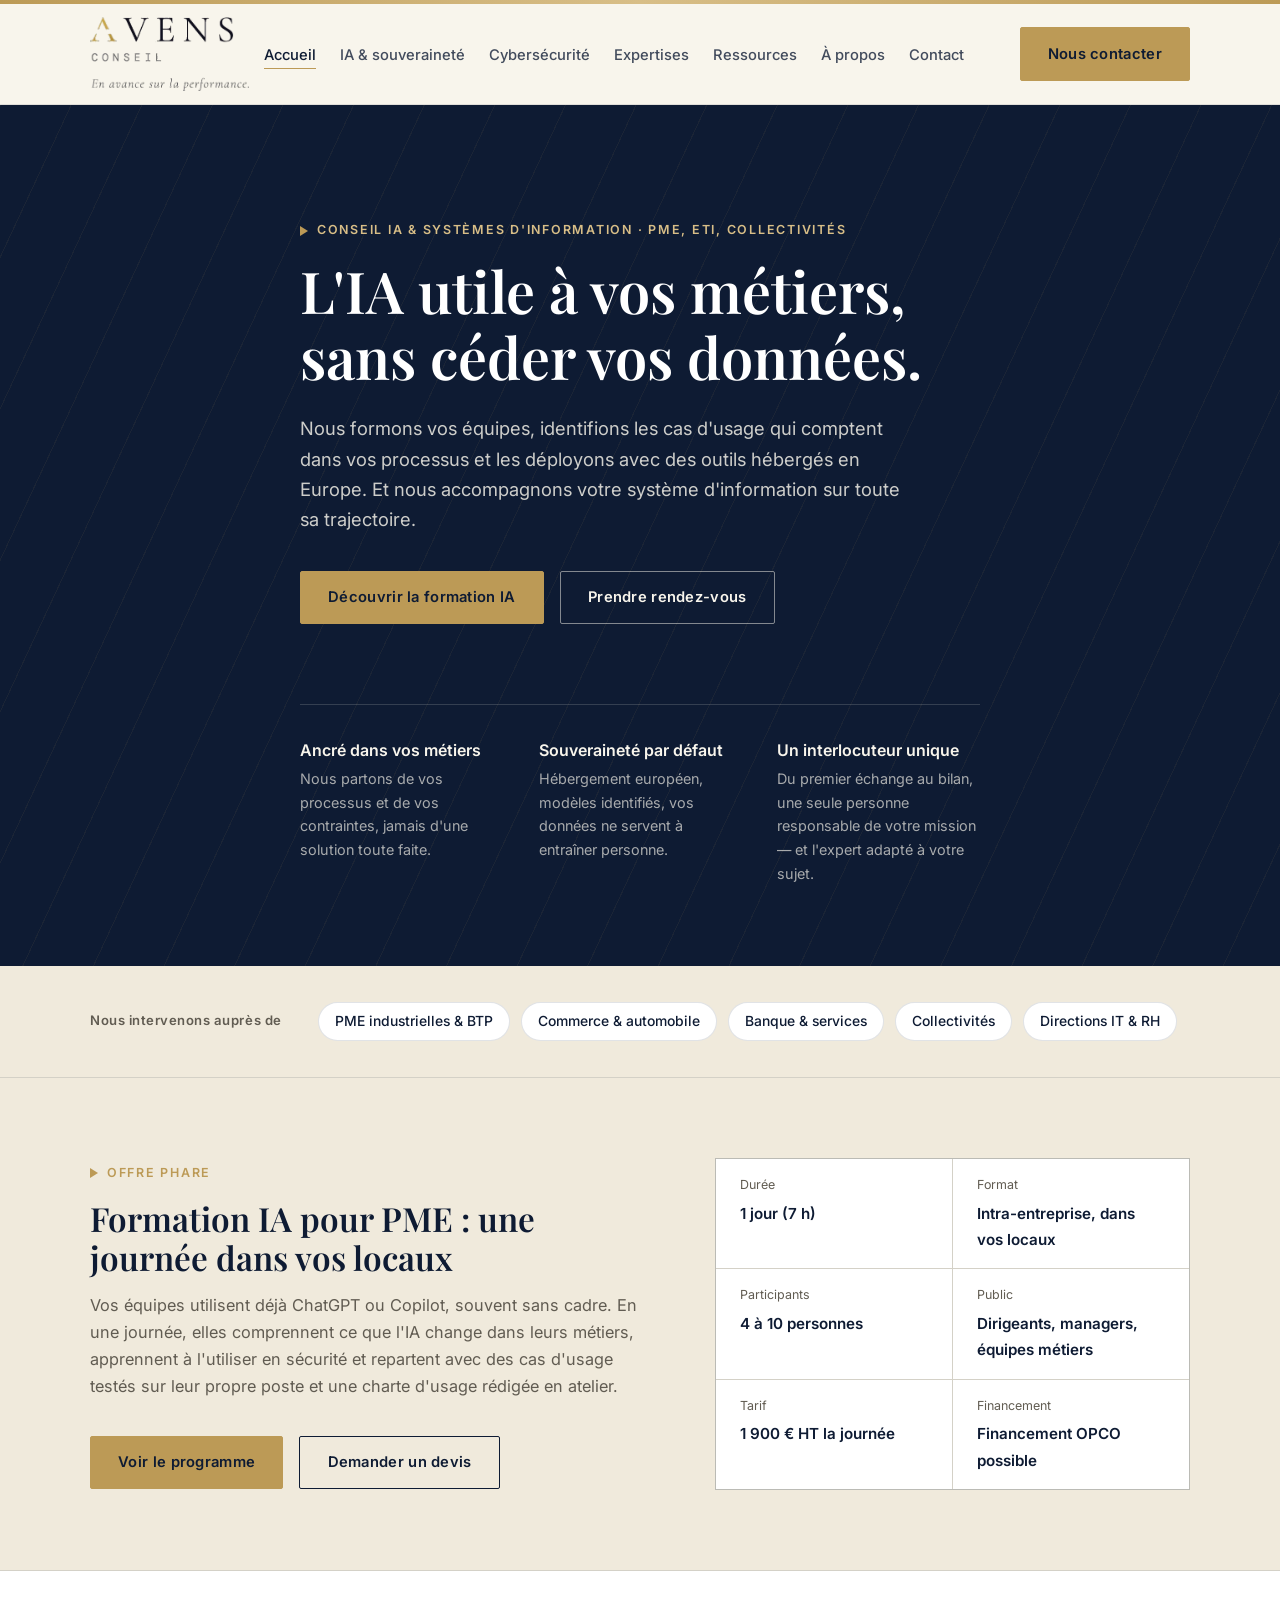
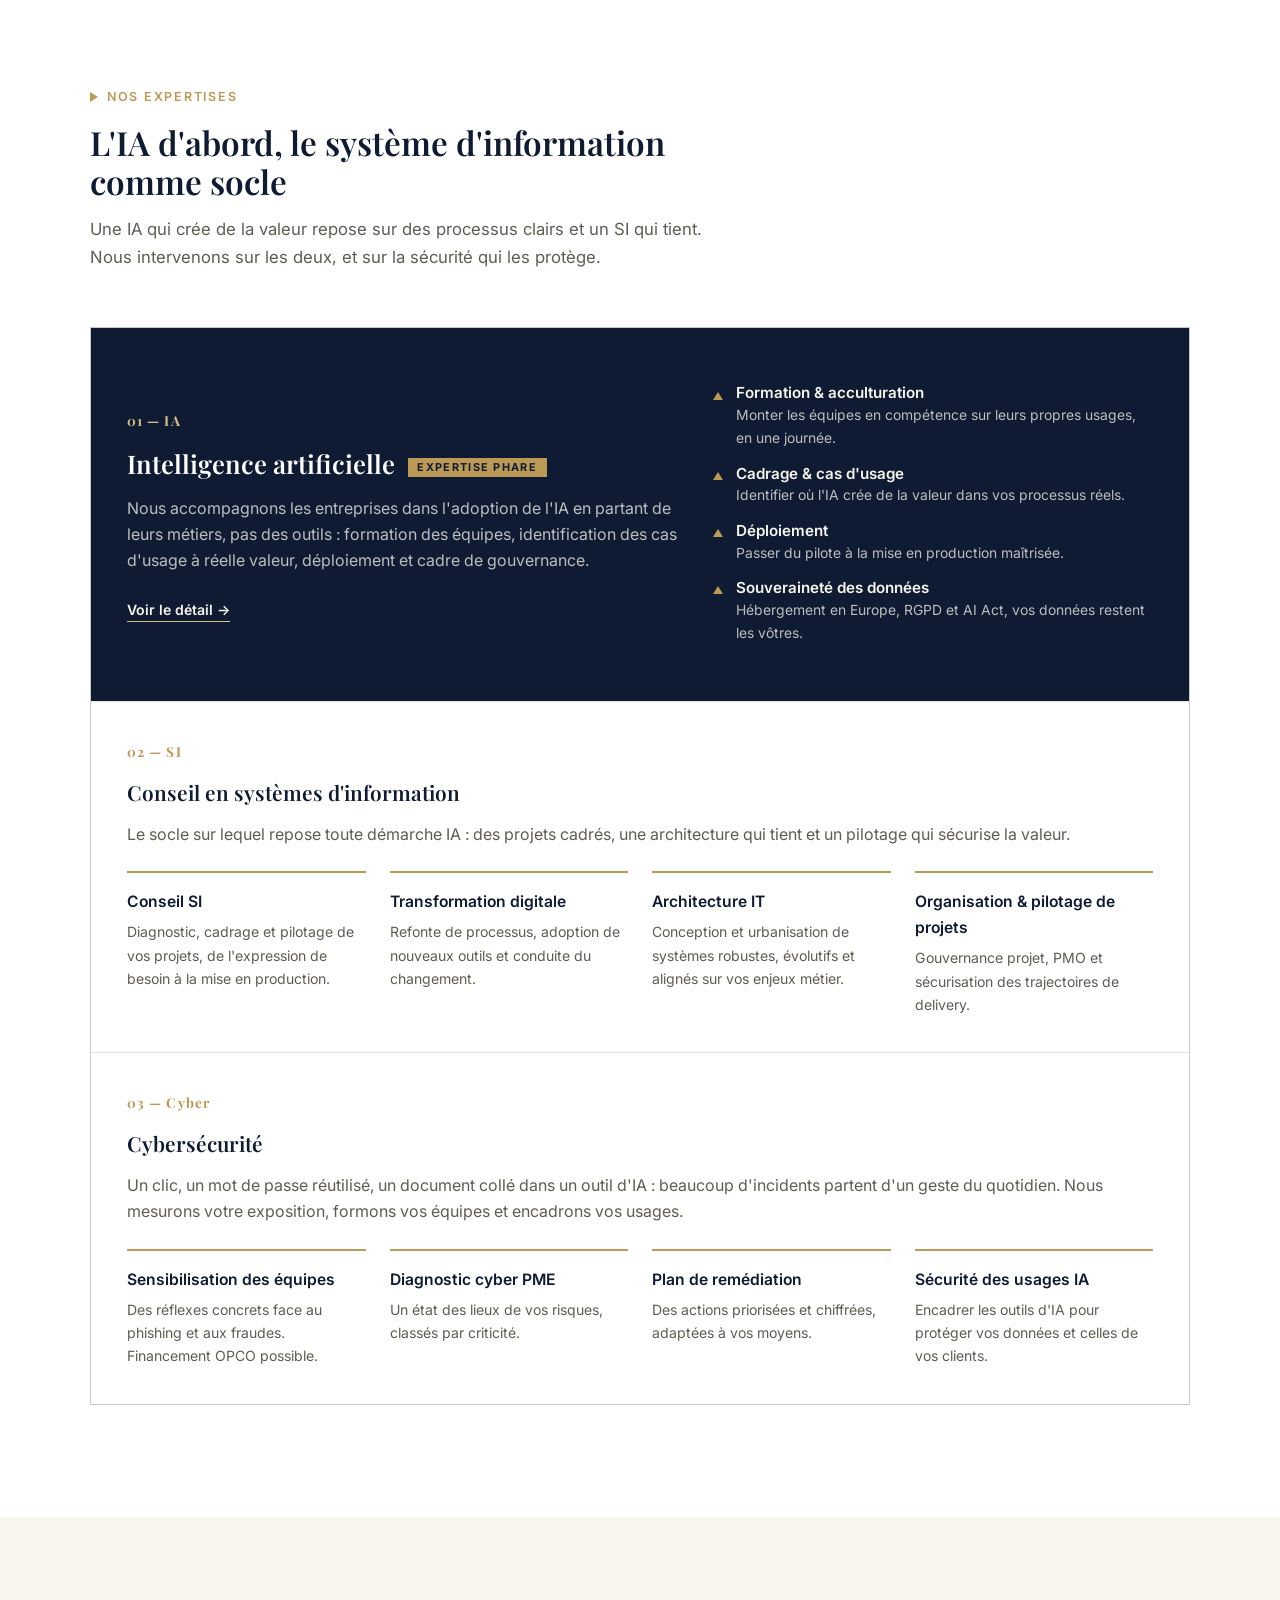
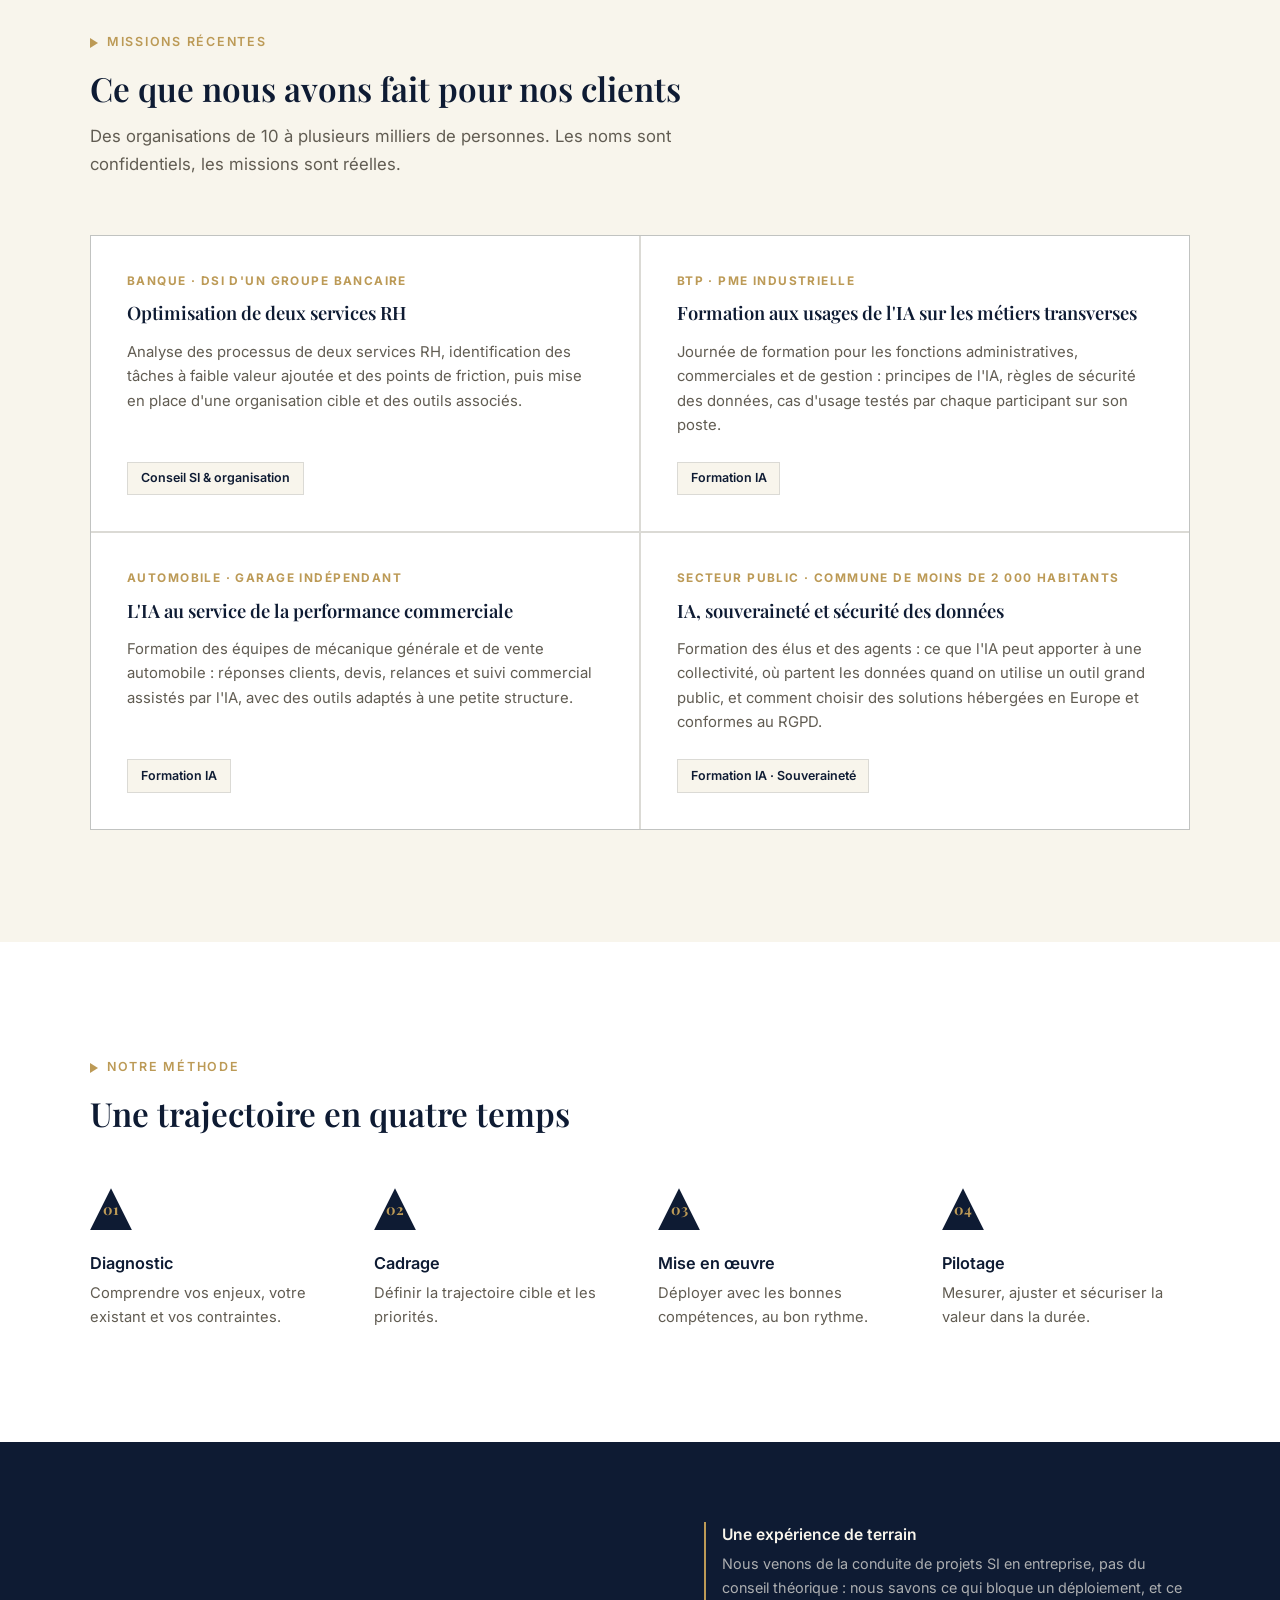
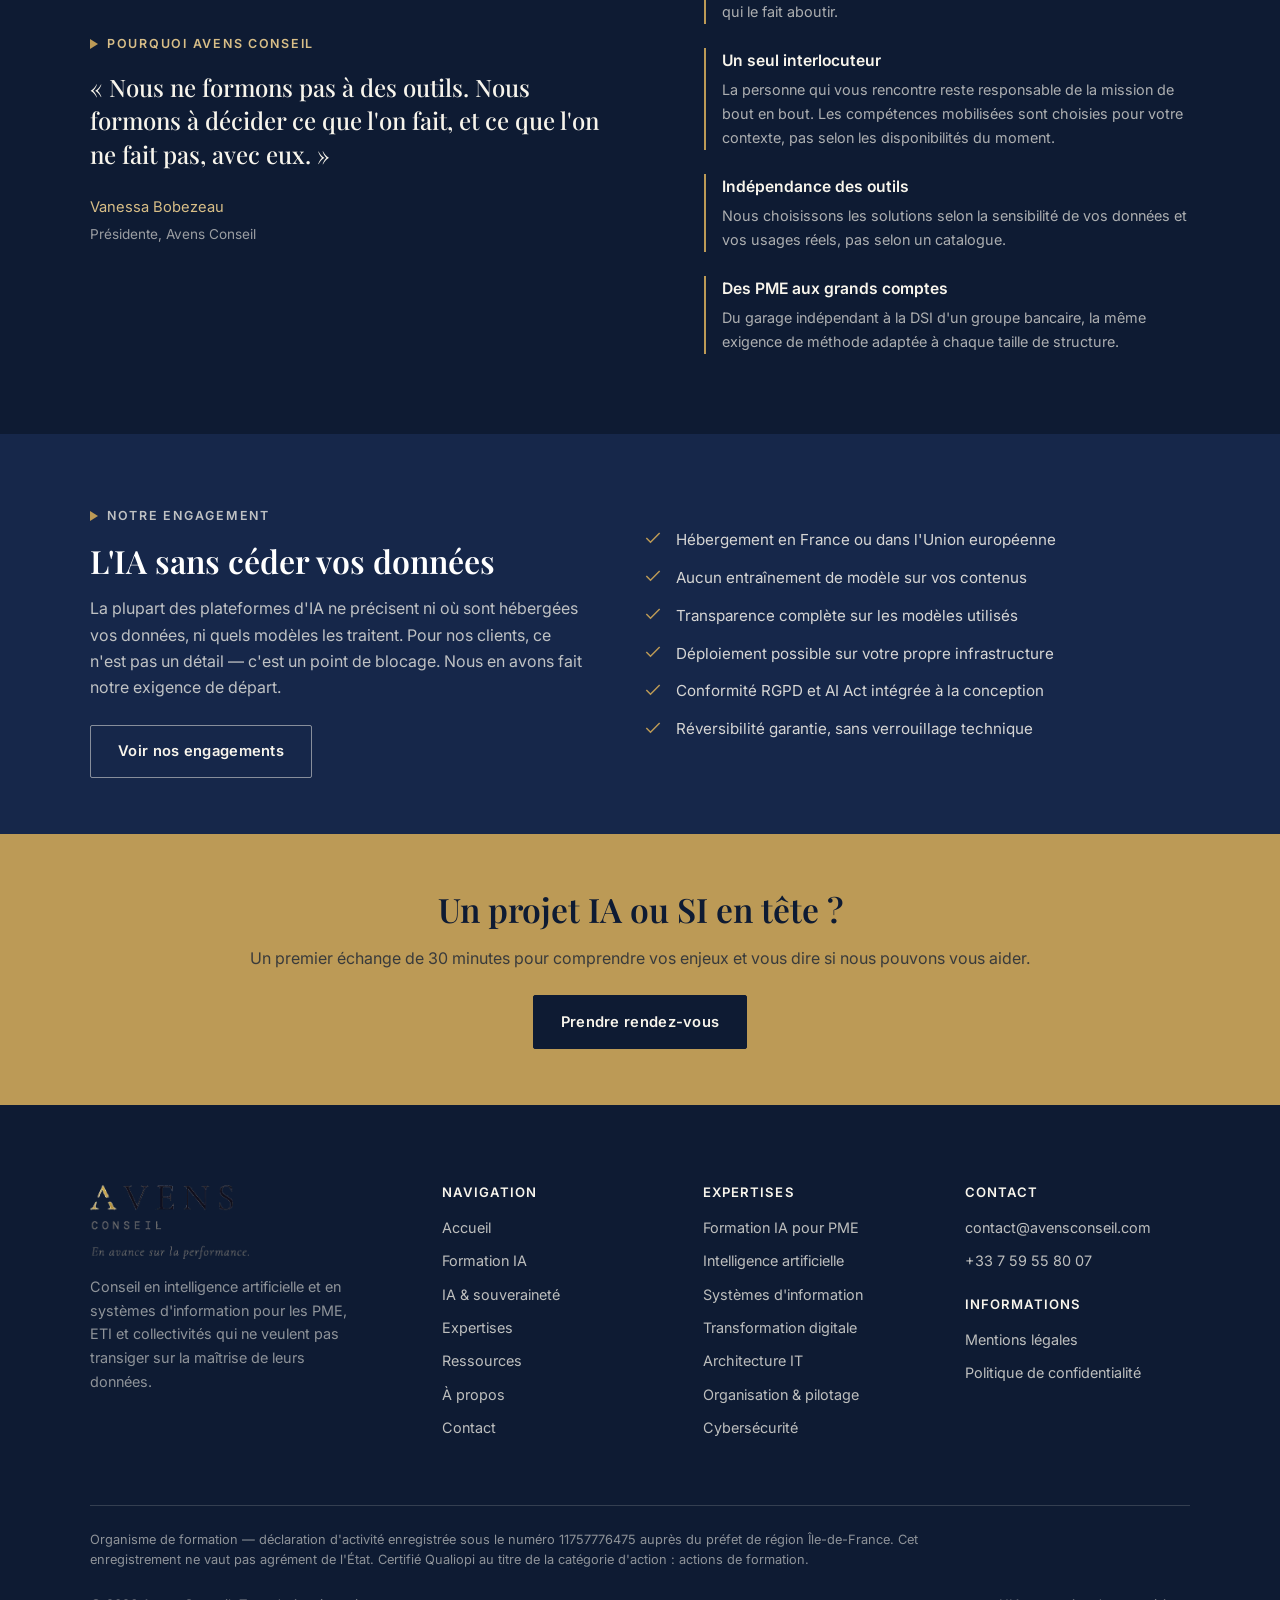
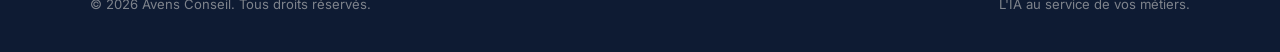
<file: index.html>
<!DOCTYPE html>
<html lang="fr">
<head>
<meta charset="UTF-8">
<meta name="viewport" content="width=device-width, initial-scale=1.0">
<title>Avens Conseil — Conseil IA et systèmes d'information pour les PME</title>
<link rel="canonical" href="https://avensconseil.com/">
<meta property="og:type" content="website">
<meta property="og:locale" content="fr_FR">
<meta property="og:site_name" content="Avens Conseil">
<meta property="og:url" content="https://avensconseil.com/">
<meta property="og:title" content="Avens Conseil — Conseil IA et systèmes d'information pour les PME">
<meta property="og:description" content="Avens Conseil forme vos équipes à l'IA et déploie des cas d'usage utiles à vos métiers, avec des outils hébergés en Europe. Conseil SI, transformation, architecture et pilotage de projets.">
<meta property="og:image" content="https://avensconseil.com/og-image.png">
<meta property="og:image:width" content="1200">
<meta property="og:image:height" content="630">
<meta property="og:image:alt" content="Avens Conseil — L'IA utile à vos métiers, sans céder vos données">
<meta name="twitter:card" content="summary_large_image">
<meta name="twitter:title" content="Avens Conseil — Conseil IA et systèmes d'information pour les PME">
<meta name="twitter:description" content="Avens Conseil forme vos équipes à l'IA et déploie des cas d'usage utiles à vos métiers, avec des outils hébergés en Europe. Conseil SI, transformation, architecture et pilotage de projets.">
<meta name="twitter:image" content="https://avensconseil.com/og-image.png">
<meta name="description" content="Avens Conseil forme vos équipes à l'IA et déploie des cas d'usage utiles à vos métiers, avec des outils hébergés en Europe. Conseil SI, transformation, architecture et pilotage de projets.">
<link rel="icon" href="favicon.svg" type="image/svg+xml">
<link rel="preconnect" href="https://fonts.googleapis.com">
<link rel="preconnect" href="https://fonts.gstatic.com" crossorigin>
<link href="https://fonts.googleapis.com/css2?family=Playfair+Display:wght@500;600;700&family=Inter:wght@400;500;600;700&display=swap" rel="stylesheet">
<link rel="stylesheet" href="style.css">
<link rel="stylesheet" href="style-additions.css">
<script type="application/ld+json">
{
 "@context": "https://schema.org",
 "@type": "ProfessionalService",
 "@id": "https://avensconseil.com/#organization",
 "name": "Avens Conseil",
 "url": "https://avensconseil.com/",
 "logo": "https://avensconseil.com/logo-avens.png",
 "image": "https://avensconseil.com/og-image.png",
 "description": "Cabinet de conseil en intelligence artificielle et en systèmes d'information pour les PME, ETI et collectivités : formation IA intra-entreprise, cadrage et déploiement de cas d'usage, souveraineté des données, conseil SI.",
 "email": "contact@avensconseil.com",
 "telephone": "+33759558007",
 "address": {
  "@type": "PostalAddress",
  "streetAddress": "128 rue La Boétie, Immeuble D",
  "postalCode": "75008",
  "addressLocality": "Paris",
  "addressCountry": "FR"
 },
 "founder": {
  "@type": "Person",
  "name": "Vanessa Bobezeau",
  "jobTitle": "Présidente"
 },
 "areaServed": {
  "@type": "Country",
  "name": "France"
 },
 "knowsLanguage": "fr",
 "priceRange": "€€",
 "sameAs": [
  "https://www.linkedin.com/company/avens-conseil"
 ],
 "hasOfferCatalog": {
  "@type": "OfferCatalog",
  "name": "Expertises Avens Conseil",
  "itemListElement": [
   {
    "@type": "Offer",
    "itemOffered": {
     "@type": "Service",
     "name": "Formation IA pour PME",
     "url": "https://avensconseil.com/formation-ia.html"
    }
   },
   {
    "@type": "Offer",
    "itemOffered": {
     "@type": "Service",
     "name": "Intelligence artificielle & souveraineté des données",
     "url": "https://avensconseil.com/ia.html"
    }
   },
   {
    "@type": "Offer",
    "itemOffered": {
     "@type": "Service",
     "name": "Conseil en systèmes d'information",
     "url": "https://avensconseil.com/services.html#si"
    }
   },
   {
    "@type": "Offer",
    "itemOffered": {
     "@type": "Service",
     "name": "Transformation digitale",
     "url": "https://avensconseil.com/services.html#td"
    }
   },
   {
    "@type": "Offer",
    "itemOffered": {
     "@type": "Service",
     "name": "Architecture IT",
     "url": "https://avensconseil.com/services.html#ar"
    }
   },
   {
    "@type": "Offer",
    "itemOffered": {
     "@type": "Service",
     "name": "Organisation & pilotage de projets",
     "url": "https://avensconseil.com/services.html#or"
    }
   },
   {
    "@type": "Offer",
    "itemOffered": {
     "@type": "Service",
     "name": "Cybersécurité",
     "url": "https://avensconseil.com/services.html#cy"
    }
   }
  ]
 }
}
</script>
</head>
<body>

<header class="site-header">
  <div class="header-strip"></div>
  <div class="container header-inner">
    <a href="index.html" class="logo">
      <img class="logo-img" src="logo-avens.webp" alt="Avens Conseil" width="190" height="93">
    </a>
    <nav class="nav" aria-label="Navigation principale">
      <ul class="nav-links">
        <li><a href="index.html" aria-current="page">Accueil</a></li>
        <li><a href="ia.html">IA &amp; souveraineté</a></li>
        <li><a href="services.html#cy">Cybersécurité</a></li>
        <li><a href="services.html">Expertises</a></li>
        <li><a href="ressources.html">Ressources</a></li>
        <li><a href="apropos.html">À propos</a></li>
        <li><a href="contact.html">Contact</a></li>
      </ul>
      <div class="header-cta">
        <a href="contact.html" class="btn btn--primary">Nous contacter</a>
      </div>
      <button class="nav-toggle" aria-label="Ouvrir le menu" aria-expanded="false">
        <span></span><span></span><span></span>
      </button>
    </nav>
  </div>
</header>

<main>

<section class="hero">
  <div class="container hero-inner">
    <p class="eyebrow eyebrow--light">Conseil IA &amp; systèmes d'information · PME, ETI, collectivités</p>
    <h1>L'IA utile à vos métiers, sans céder vos données.</h1>
    <p class="lead">Nous formons vos équipes, identifions les cas d'usage qui comptent dans vos processus et les déployons avec des outils hébergés en Europe. Et nous accompagnons votre système d'information sur toute sa trajectoire.</p>
    <div class="hero-actions">
      <a href="formation-ia.html" class="btn btn--primary">Découvrir la formation IA</a>
      <a href="contact.html" class="btn btn--outline-light">Prendre rendez-vous</a>
    </div>
    <div class="hero-pillars">
      <div class="hero-pillar">
        <h3>Ancré dans vos métiers</h3>
        <p>Nous partons de vos processus et de vos contraintes, jamais d'une solution toute faite.</p>
      </div>
      <div class="hero-pillar">
        <h3>Souveraineté par défaut</h3>
        <p>Hébergement européen, modèles identifiés, vos données ne servent à entraîner personne.</p>
      </div>
      <div class="hero-pillar">
        <h3>Un interlocuteur unique</h3>
        <p>Du premier échange au bilan, une seule personne responsable de votre mission — et l'expert adapté à votre sujet.</p>
      </div>
    </div>
  </div>
</section>

<section class="sectors">
  <div class="container sectors-inner">
    <span class="sectors-label">Nous intervenons auprès de</span>
    <div class="sector-tags">
      <span class="sector-tag">PME industrielles &amp; BTP</span>
      <span class="sector-tag">Commerce &amp; automobile</span>
      <span class="sector-tag">Banque &amp; services</span>
      <span class="sector-tag">Collectivités</span>
      <span class="sector-tag">Directions IT &amp; RH</span>
    </div>
  </div>
</section>

<section class="formation-band" id="formation">
  <div class="container formation-band__inner reveal">
    <div>
      <p class="eyebrow">Offre phare</p>
      <h2>Formation IA pour PME : une journée dans vos locaux</h2>
      <p>Vos équipes utilisent déjà ChatGPT ou Copilot, souvent sans cadre. En une journée, elles comprennent ce que l'IA change dans leurs métiers, apprennent à l'utiliser en sécurité et repartent avec des cas d'usage testés sur leur propre poste et une charte d'usage rédigée en atelier.</p>
      <div class="hero-actions">
        <a href="formation-ia.html" class="btn btn--primary">Voir le programme</a>
        <a href="formation-ia.html#devis" class="btn btn--outline-navy">Demander un devis</a>
      </div>
    </div>
    <ul class="formation-facts">
      <li><span>Durée</span><strong>1 jour (7 h)</strong></li>
      <li><span>Format</span><strong>Intra-entreprise, dans vos locaux</strong></li>
      <li><span>Participants</span><strong>4 à 10 personnes</strong></li>
      <li><span>Public</span><strong>Dirigeants, managers, équipes métiers</strong></li>
      <li><span>Tarif</span><strong>1 900 € HT la journée</strong></li>
      <li><span>Financement</span><strong>Financement OPCO possible</strong></li>
    </ul>
  </div>
</section>

<section class="section section--white" id="expertises">
  <div class="container">
    <div class="section-head reveal">
      <p class="eyebrow">Nos expertises</p>
      <h2 class="section-title">L'IA d'abord, le système d'information comme socle</h2>
      <p class="section-lead">Une IA qui crée de la valeur repose sur des processus clairs et un SI qui tient. Nous intervenons sur les deux, et sur la sécurité qui les protège.</p>
    </div>
    <div class="cards-grid reveal">
      <article class="card-expertise card-expertise--feature">
        <div>
          <span class="card-expertise__code">01 — IA</span>
          <h3>Intelligence artificielle<span class="badge-feature">Expertise phare</span></h3>
          <p>Nous accompagnons les entreprises dans l'adoption de l'IA en partant de leurs métiers, pas des outils : formation des équipes, identification des cas d'usage à réelle valeur, déploiement et cadre de gouvernance.</p>
          <a href="ia.html">Voir le détail →</a>
        </div>
        <div class="feature-modules">
          <div class="feature-module">
            <span class="feature-module__mark" aria-hidden="true"></span>
            <div>
              <h4>Formation &amp; acculturation</h4>
              <p>Monter les équipes en compétence sur leurs propres usages, en une journée.</p>
            </div>
          </div>
          <div class="feature-module">
            <span class="feature-module__mark" aria-hidden="true"></span>
            <div>
              <h4>Cadrage &amp; cas d'usage</h4>
              <p>Identifier où l'IA crée de la valeur dans vos processus réels.</p>
            </div>
          </div>
          <div class="feature-module">
            <span class="feature-module__mark" aria-hidden="true"></span>
            <div>
              <h4>Déploiement</h4>
              <p>Passer du pilote à la mise en production maîtrisée.</p>
            </div>
          </div>
          <div class="feature-module">
            <span class="feature-module__mark" aria-hidden="true"></span>
            <div>
              <h4>Souveraineté des données</h4>
              <p>Hébergement en Europe, RGPD et AI Act, vos données restent les vôtres.</p>
            </div>
          </div>
        </div>
      </article>
      <article class="card-expertise card-expertise--group">
        <span class="card-expertise__code">02 — SI</span>
        <h3>Conseil en systèmes d'information</h3>
        <p>Le socle sur lequel repose toute démarche IA : des projets cadrés, une architecture qui tient et un pilotage qui sécurise la valeur.</p>
        <ul class="si-list">
          <li><a href="services.html#si"><strong>Conseil SI</strong><span>Diagnostic, cadrage et pilotage de vos projets, de l'expression de besoin à la mise en production.</span></a></li>
          <li><a href="services.html#td"><strong>Transformation digitale</strong><span>Refonte de processus, adoption de nouveaux outils et conduite du changement.</span></a></li>
          <li><a href="services.html#ar"><strong>Architecture IT</strong><span>Conception et urbanisation de systèmes robustes, évolutifs et alignés sur vos enjeux métier.</span></a></li>
          <li><a href="services.html#or"><strong>Organisation &amp; pilotage de projets</strong><span>Gouvernance projet, PMO et sécurisation des trajectoires de delivery.</span></a></li>
        </ul>
      </article>
      <article class="card-expertise card-expertise--group">
        <span class="card-expertise__code">03 — Cyber</span>
        <h3>Cybersécurité</h3>
        <p>Un clic, un mot de passe réutilisé, un document collé dans un outil d'IA : beaucoup d'incidents partent d'un geste du quotidien. Nous mesurons votre exposition, formons vos équipes et encadrons vos usages.</p>
        <ul class="si-list">
          <li><a href="services.html#cy"><strong>Sensibilisation des équipes</strong><span>Des réflexes concrets face au phishing et aux fraudes. Financement OPCO possible.</span></a></li>
          <li><a href="services.html#cy"><strong>Diagnostic cyber PME</strong><span>Un état des lieux de vos risques, classés par criticité.</span></a></li>
          <li><a href="services.html#cy"><strong>Plan de remédiation</strong><span>Des actions priorisées et chiffrées, adaptées à vos moyens.</span></a></li>
          <li><a href="services.html#cy"><strong>Sécurité des usages IA</strong><span>Encadrer les outils d'IA pour protéger vos données et celles de vos clients.</span></a></li>
        </ul>
      </article>
    </div>
  </div>
</section>

<section class="section" id="missions">
  <div class="container">
    <div class="section-head reveal">
      <p class="eyebrow">Missions récentes</p>
      <h2 class="section-title">Ce que nous avons fait pour nos clients</h2>
      <p class="section-lead">Des organisations de 10 à plusieurs milliers de personnes. Les noms sont confidentiels, les missions sont réelles.</p>
    </div>
    <div class="cases-grid reveal">
      <article class="case-card">
        <span class="case-card__sector">Banque · DSI d'un groupe bancaire</span>
        <h3>Optimisation de deux services RH</h3>
        <p>Analyse des processus de deux services RH, identification des tâches à faible valeur ajoutée et des points de friction, puis mise en place d'une organisation cible et des outils associés.</p>
        <span class="case-card__tag">Conseil SI &amp; organisation</span>
      </article>
      <article class="case-card">
        <span class="case-card__sector">BTP · PME industrielle</span>
        <h3>Formation aux usages de l'IA sur les métiers transverses</h3>
        <p>Journée de formation pour les fonctions administratives, commerciales et de gestion : principes de l'IA, règles de sécurité des données, cas d'usage testés par chaque participant sur son poste.</p>
        <span class="case-card__tag">Formation IA</span>
      </article>
      <article class="case-card">
        <span class="case-card__sector">Automobile · Garage indépendant</span>
        <h3>L'IA au service de la performance commerciale</h3>
        <p>Formation des équipes de mécanique générale et de vente automobile : réponses clients, devis, relances et suivi commercial assistés par l'IA, avec des outils adaptés à une petite structure.</p>
        <span class="case-card__tag">Formation IA</span>
      </article>
      <article class="case-card">
        <span class="case-card__sector">Secteur public · Commune de moins de 2 000 habitants</span>
        <h3>IA, souveraineté et sécurité des données</h3>
        <p>Formation des élus et des agents : ce que l'IA peut apporter à une collectivité, où partent les données quand on utilise un outil grand public, et comment choisir des solutions hébergées en Europe et conformes au RGPD.</p>
        <span class="case-card__tag">Formation IA · Souveraineté</span>
      </article>
    </div>
  </div>
</section>

<section class="section section--white">
  <div class="container">
    <div class="section-head reveal">
      <p class="eyebrow">Notre méthode</p>
      <h2 class="section-title">Une trajectoire en quatre temps</h2>
    </div>
    <div class="process-grid reveal">
      <div class="process-step">
        <div class="process-step__num">01</div>
        <h3>Diagnostic</h3>
        <p>Comprendre vos enjeux, votre existant et vos contraintes.</p>
      </div>
      <div class="process-step">
        <div class="process-step__num">02</div>
        <h3>Cadrage</h3>
        <p>Définir la trajectoire cible et les priorités.</p>
      </div>
      <div class="process-step">
        <div class="process-step__num">03</div>
        <h3>Mise en œuvre</h3>
        <p>Déployer avec les bonnes compétences, au bon rythme.</p>
      </div>
      <div class="process-step">
        <div class="process-step__num">04</div>
        <h3>Pilotage</h3>
        <p>Mesurer, ajuster et sécuriser la valeur dans la durée.</p>
      </div>
    </div>
  </div>
</section>

<section class="quote-block reveal">
  <div class="container why-grid">
    <div>
      <p class="eyebrow eyebrow--light">Pourquoi Avens Conseil</p>
      <blockquote>« Nous ne formons pas à des outils. Nous formons à décider ce que l'on fait, et ce que l'on ne fait pas, avec eux. »</blockquote>
      <cite>Vanessa Bobezeau<span>Présidente, Avens Conseil</span></cite>
    </div>
    <ul class="why-list">
      <li><strong>Une expérience de terrain</strong><span>Nous venons de la conduite de projets SI en entreprise, pas du conseil théorique : nous savons ce qui bloque un déploiement, et ce qui le fait aboutir.</span></li>
      <li><strong>Un seul interlocuteur</strong><span>La personne qui vous rencontre reste responsable de la mission de bout en bout. Les compétences mobilisées sont choisies pour votre contexte, pas selon les disponibilités du moment.</span></li>
      <li><strong>Indépendance des outils</strong><span>Nous choisissons les solutions selon la sensibilité de vos données et vos usages réels, pas selon un catalogue.</span></li>
      <li><strong>Des PME aux grands comptes</strong><span>Du garage indépendant à la DSI d'un groupe bancaire, la même exigence de méthode adaptée à chaque taille de structure.</span></li>
    </ul>
  </div>
</section>

<section class="promise-band reveal">
  <div class="container promise-band__inner">
    <div>
      <p class="eyebrow eyebrow--light">Notre engagement</p>
      <h2>L'IA sans céder vos données</h2>
      <p>La plupart des plateformes d'IA ne précisent ni où sont hébergées vos données, ni quels modèles les traitent. Pour nos clients, ce n'est pas un détail — c'est un point de blocage. Nous en avons fait notre exigence de départ.</p>
      <a href="ia.html" class="btn btn--outline-light" style="margin-top:1.5rem">Voir nos engagements</a>
    </div>
    <ul class="promise-list">
      <li><svg viewBox="0 0 24 24" fill="none" stroke="currentColor" stroke-width="1.8" aria-hidden="true"><path d="M20 6 9 17l-5-5"/></svg><span>Hébergement en France ou dans l'Union européenne</span></li>
      <li><svg viewBox="0 0 24 24" fill="none" stroke="currentColor" stroke-width="1.8" aria-hidden="true"><path d="M20 6 9 17l-5-5"/></svg><span>Aucun entraînement de modèle sur vos contenus</span></li>
      <li><svg viewBox="0 0 24 24" fill="none" stroke="currentColor" stroke-width="1.8" aria-hidden="true"><path d="M20 6 9 17l-5-5"/></svg><span>Transparence complète sur les modèles utilisés</span></li>
      <li><svg viewBox="0 0 24 24" fill="none" stroke="currentColor" stroke-width="1.8" aria-hidden="true"><path d="M20 6 9 17l-5-5"/></svg><span>Déploiement possible sur votre propre infrastructure</span></li>
      <li><svg viewBox="0 0 24 24" fill="none" stroke="currentColor" stroke-width="1.8" aria-hidden="true"><path d="M20 6 9 17l-5-5"/></svg><span>Conformité RGPD et AI Act intégrée à la conception</span></li>
      <li><svg viewBox="0 0 24 24" fill="none" stroke="currentColor" stroke-width="1.8" aria-hidden="true"><path d="M20 6 9 17l-5-5"/></svg><span>Réversibilité garantie, sans verrouillage technique</span></li>
    </ul>
  </div>
</section>

<section class="cta-banner reveal">
  <div class="container">
    <h2>Un projet IA ou SI en tête ?</h2>
    <p>Un premier échange de 30 minutes pour comprendre vos enjeux et vous dire si nous pouvons vous aider.</p>
    <a href="contact.html" class="btn btn--primary">Prendre rendez-vous</a>
  </div>
</section>

</main>

<footer class="site-footer">
  <div class="container">
    <div class="footer-grid">
      <div class="footer-brand">
        <a href="index.html" class="logo">
          <img class="logo-img" src="logo-avens.webp" loading="lazy" alt="Avens Conseil" width="190" height="93">
        </a>
        <p>Conseil en intelligence artificielle et en systèmes d'information pour les PME, ETI et collectivités qui ne veulent pas transiger sur la maîtrise de leurs données.</p>
      </div>
      <div class="footer-col">
        <h4>Navigation</h4>
        <ul>
          <li><a href="index.html">Accueil</a></li>
          <li><a href="formation-ia.html">Formation IA</a></li>
          <li><a href="ia.html">IA &amp; souveraineté</a></li>
          <li><a href="services.html">Expertises</a></li>
          <li><a href="ressources.html">Ressources</a></li>
          <li><a href="apropos.html">À propos</a></li>
          <li><a href="contact.html">Contact</a></li>
        </ul>
      </div>
      <div class="footer-col">
        <h4>Expertises</h4>
        <ul>
          <li><a href="formation-ia.html">Formation IA pour PME</a></li>
          <li><a href="ia.html">Intelligence artificielle</a></li>
          <li><a href="services.html#si">Systèmes d'information</a></li>
          <li><a href="services.html#td">Transformation digitale</a></li>
          <li><a href="services.html#ar">Architecture IT</a></li>
          <li><a href="services.html#or">Organisation &amp; pilotage</a></li>
          <li><a href="services.html#cy">Cybersécurité</a></li>
        </ul>
      </div>
      <div class="footer-col">
        <h4>Contact</h4>
        <ul>
          <li><a href="mailto:contact@avensconseil.com">contact@avensconseil.com</a></li>
          <li><a href="tel:+33759558007">+33 7 59 55 80 07</a></li>
        </ul>
        <h4 style="margin-top:var(--space-3)">Informations</h4>
        <ul>
          <li><a href="mentions-legales.html">Mentions légales</a></li>
          <li><a href="confidentialite.html">Politique de confidentialité</a></li>
        </ul>
      </div>
    </div>
    <p class="footer-legal">Organisme de formation — déclaration d'activité enregistrée sous le numéro 11757776475 auprès du préfet de région Île-de-France. Cet enregistrement ne vaut pas agrément de l'État. Certifié Qualiopi au titre de la catégorie d'action : actions de formation.</p>
    <div class="footer-bottom">
      <span>© <span data-year>2026</span> Avens Conseil. Tous droits réservés.</span>
      <span>L'IA au service de vos métiers.</span>
    </div>
  </div>
</footer>

<script src="script.js"></script>
</body>
</html>
</file>
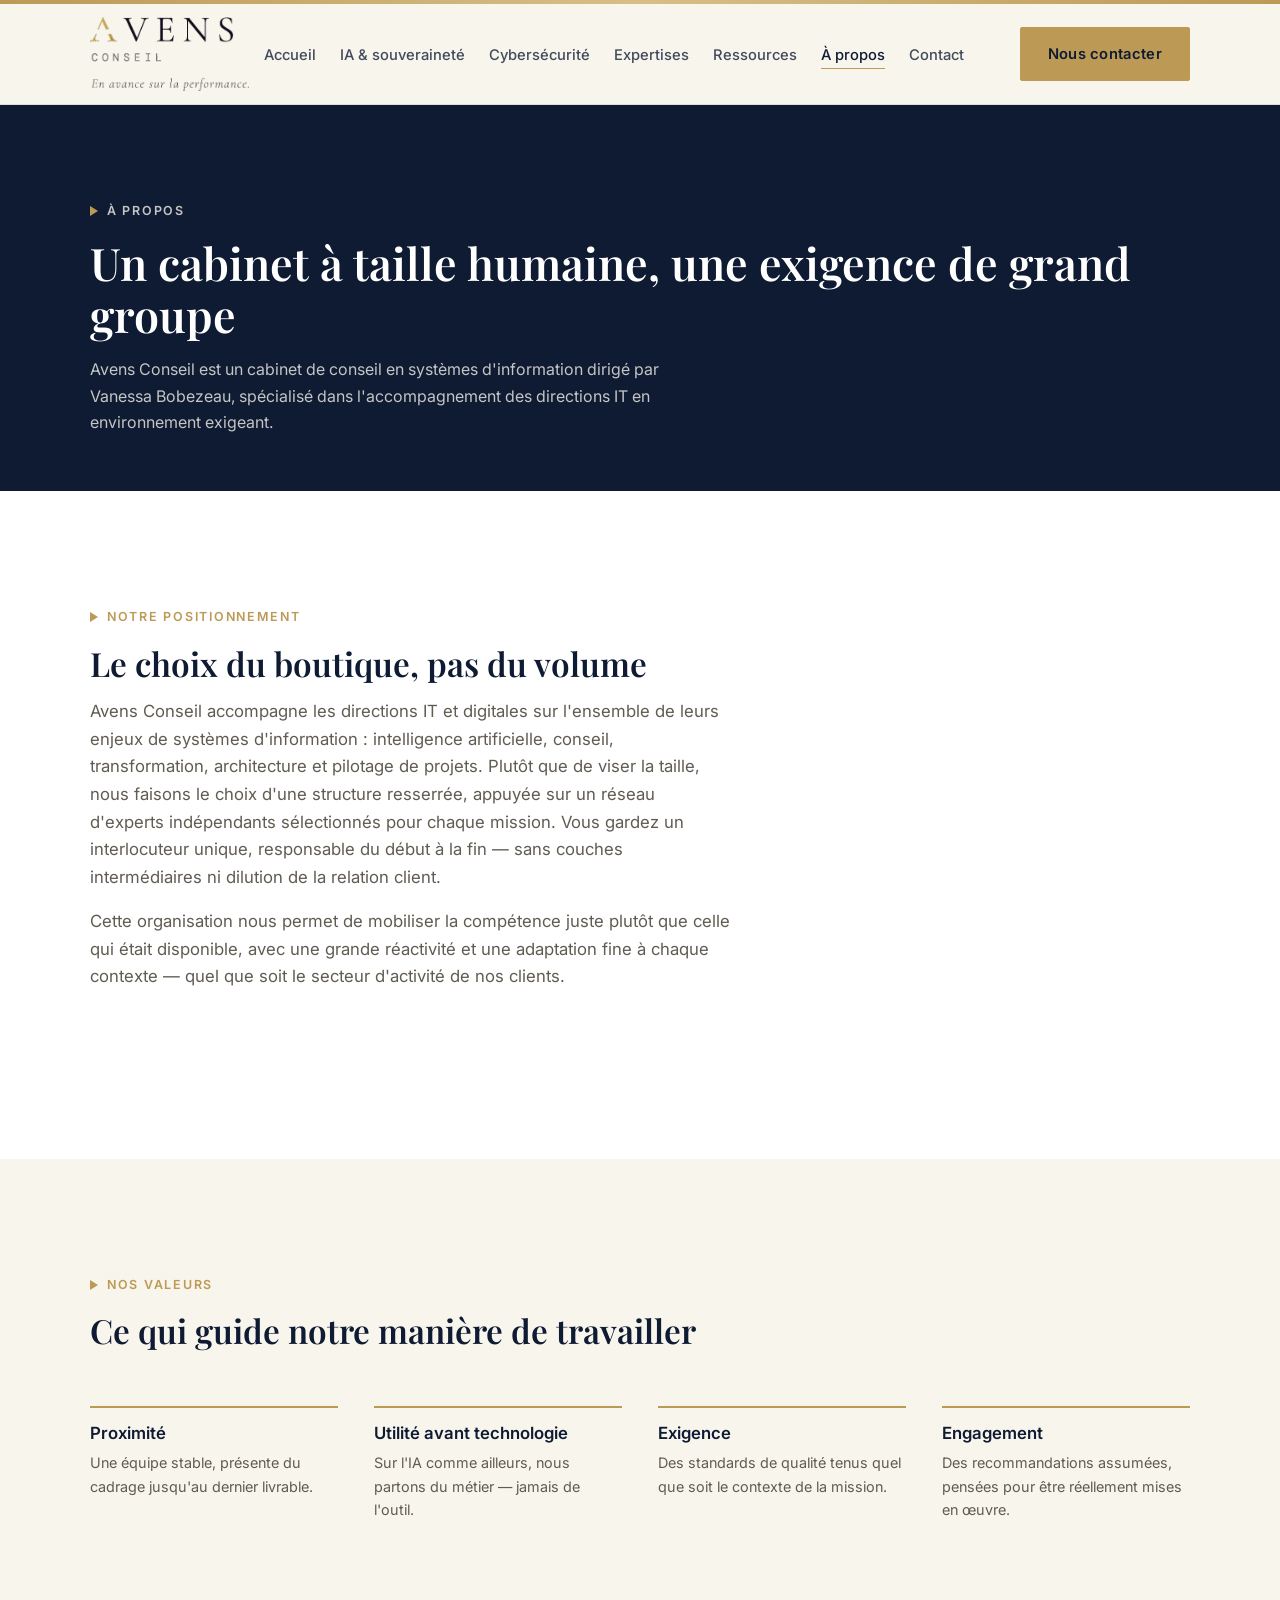
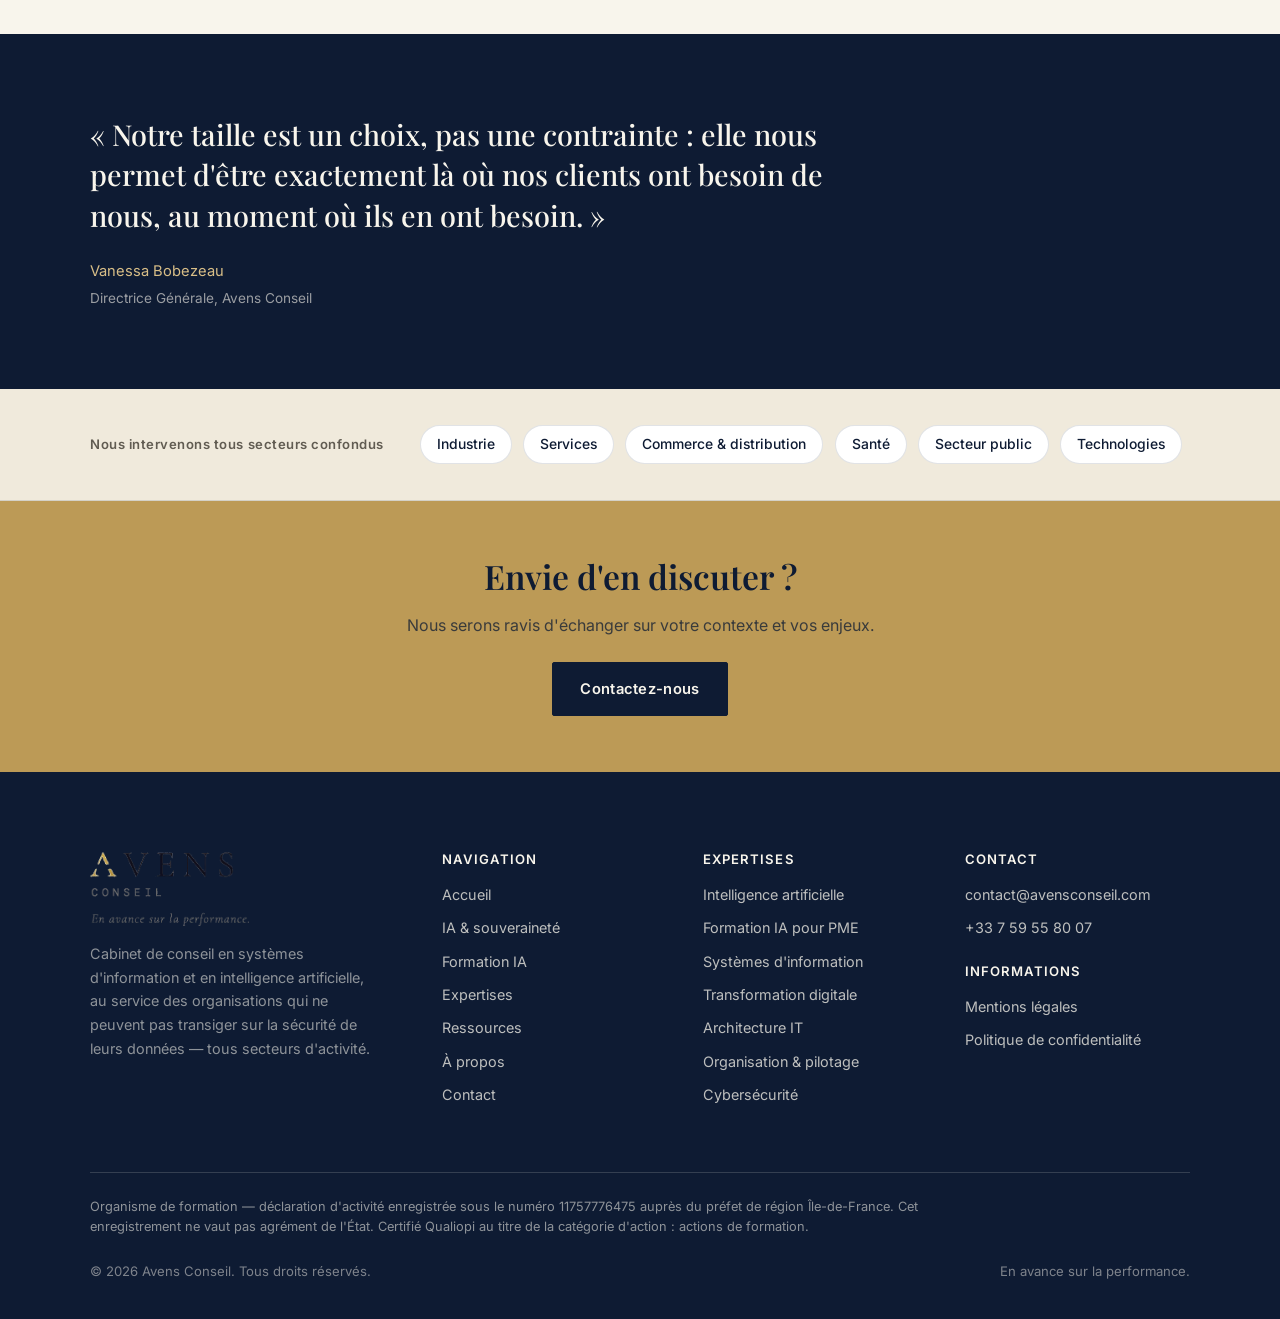
<file: apropos.html>
<!DOCTYPE html>
<html lang="fr">
<head>
<meta charset="UTF-8">
<meta name="viewport" content="width=device-width, initial-scale=1.0">
<title>À propos — Avens Conseil</title>
<link rel="canonical" href="https://avensconseil.com/apropos.html">
<meta property="og:type" content="website">
<meta property="og:locale" content="fr_FR">
<meta property="og:site_name" content="Avens Conseil">
<meta property="og:url" content="https://avensconseil.com/apropos.html">
<meta property="og:title" content="À propos — Avens Conseil">
<meta property="og:description" content="Avens Conseil, cabinet de conseil en systèmes d'information et en intelligence artificielle à taille humaine, dirigé par Vanessa Bobezeau. Positionnement, valeurs et secteurs d'intervention.">
<meta property="og:image" content="https://avensconseil.com/og-image.png">
<meta property="og:image:width" content="1200">
<meta property="og:image:height" content="630">
<meta property="og:image:alt" content="Avens Conseil — L'IA utile à vos métiers, sans céder vos données">
<meta name="twitter:card" content="summary_large_image">
<meta name="twitter:title" content="À propos — Avens Conseil">
<meta name="twitter:description" content="Avens Conseil, cabinet de conseil en systèmes d'information et en intelligence artificielle à taille humaine, dirigé par Vanessa Bobezeau. Positionnement, valeurs et secteurs d'intervention.">
<meta name="twitter:image" content="https://avensconseil.com/og-image.png">
<meta name="description" content="Avens Conseil, cabinet de conseil en systèmes d'information et en intelligence artificielle à taille humaine, dirigé par Vanessa Bobezeau. Positionnement, valeurs et secteurs d'intervention.">
<link rel="icon" href="favicon.svg" type="image/svg+xml">
<link rel="preconnect" href="https://fonts.googleapis.com">
<link rel="preconnect" href="https://fonts.gstatic.com" crossorigin>
<link href="https://fonts.googleapis.com/css2?family=Playfair+Display:wght@500;600;700&family=Inter:wght@400;500;600;700&display=swap" rel="stylesheet">
<link rel="stylesheet" href="style.css">
</head>
<body>

<header class="site-header">
  <div class="header-strip"></div>
  <div class="container header-inner">
    <a href="index.html" class="logo">
      <img class="logo-img" src="logo-avens.webp" alt="Avens Conseil — En avance sur la performance" width="190" height="93"></span>
    </a>
    <nav class="nav" aria-label="Navigation principale">
      <ul class="nav-links">
        <li><a href="index.html">Accueil</a></li>
        <li><a href="ia.html">IA &amp; souveraineté</a></li>
        <li><a href="services.html#cy">Cybersécurité</a></li>
        <li><a href="services.html">Expertises</a></li>
        <li><a href="ressources.html">Ressources</a></li>
        <li><a href="apropos.html" aria-current="page">À propos</a></li>
        <li><a href="contact.html">Contact</a></li>
      </ul>
      <div class="header-cta">
        <a href="contact.html" class="btn btn--primary">Nous contacter</a>
      </div>
      <button class="nav-toggle" aria-label="Ouvrir le menu" aria-expanded="false">
        <span></span><span></span><span></span>
      </button>
    </nav>
  </div>
</header>

<main>

  <section class="page-hero">
    <div class="container">
      <p class="eyebrow eyebrow--light">À propos</p>
      <h1>Un cabinet à taille humaine, une exigence de grand groupe</h1>
      <p>Avens Conseil est un cabinet de conseil en systèmes d'information dirigé par Vanessa Bobezeau, spécialisé dans l'accompagnement des directions IT en environnement exigeant.</p>
    </div>
  </section>

  <section class="section section--white">
    <div class="container">
      <div class="section-head reveal">
        <p class="eyebrow">Notre positionnement</p>
        <h2 class="section-title">Le choix du boutique, pas du volume</h2>
        <p class="section-lead">
          Avens Conseil accompagne les directions IT et digitales sur l'ensemble de leurs enjeux de systèmes d'information :
          intelligence artificielle, conseil, transformation, architecture et pilotage de projets. Plutôt que de viser la taille, nous faisons le choix
          d'une structure resserrée, appuyée sur un réseau d'experts indépendants sélectionnés pour chaque mission. Vous gardez
          un interlocuteur unique, responsable du début à la fin — sans couches intermédiaires ni dilution de la relation client.
        </p>
        <p class="section-lead">
          Cette organisation nous permet de mobiliser la compétence juste plutôt que celle qui était disponible, avec une grande
          réactivité et une adaptation fine à chaque contexte — quel que soit le secteur d'activité de nos clients.
        </p>
      </div>
    </div>
  </section>

  <section class="section">
    <div class="container">
      <div class="section-head reveal">
        <p class="eyebrow">Nos valeurs</p>
        <h2 class="section-title">Ce qui guide notre manière de travailler</h2>
      </div>
      <div class="values-grid reveal">
        <div class="value-item">
          <h3>Proximité</h3>
          <p>Une équipe stable, présente du cadrage jusqu'au dernier livrable.</p>
        </div>
        <div class="value-item">
          <h3>Utilité avant technologie</h3>
          <p>Sur l'IA comme ailleurs, nous partons du métier — jamais de l'outil.</p>
        </div>
        <div class="value-item">
          <h3>Exigence</h3>
          <p>Des standards de qualité tenus quel que soit le contexte de la mission.</p>
        </div>
        <div class="value-item">
          <h3>Engagement</h3>
          <p>Des recommandations assumées, pensées pour être réellement mises en œuvre.</p>
        </div>
      </div>
    </div>
  </section>

  <section class="quote-block reveal">
    <div class="container">
      <blockquote>« Notre taille est un choix, pas une contrainte : elle nous permet d'être exactement là où nos clients ont besoin de nous, au moment où ils en ont besoin. »</blockquote>
      <cite>Vanessa Bobezeau<span>Directrice Générale, Avens Conseil</span></cite>
    </div>
  </section>

  <section class="sectors">
    <div class="container sectors-inner">
      <span class="sectors-label">Nous intervenons tous secteurs confondus</span>
      <div class="sector-tags">
        <span class="sector-tag">Industrie</span>
        <span class="sector-tag">Services</span>
        <span class="sector-tag">Commerce &amp; distribution</span>
        <span class="sector-tag">Santé</span>
        <span class="sector-tag">Secteur public</span>
        <span class="sector-tag">Technologies</span>
      </div>
    </div>
  </section>

  <section class="cta-banner reveal">
    <div class="container">
      <h2>Envie d'en discuter ?</h2>
      <p>Nous serons ravis d'échanger sur votre contexte et vos enjeux.</p>
      <a href="contact.html" class="btn btn--primary">Contactez-nous</a>
    </div>
  </section>

</main>

<footer class="site-footer">
  <div class="container">
    <div class="footer-grid">
      <div class="footer-brand">
        <a href="index.html" class="logo">
          <img class="logo-img" src="logo-avens.webp" loading="lazy" alt="Avens Conseil — En avance sur la performance" width="190" height="93">
        </a>
        <p>Cabinet de conseil en systèmes d'information et en intelligence artificielle, au service des organisations qui ne peuvent pas transiger sur la sécurité de leurs données — tous secteurs d'activité.</p>
      </div>
      <div class="footer-col">
        <h4>Navigation</h4>
        <ul>
          <li><a href="index.html">Accueil</a></li>
          <li><a href="ia.html">IA &amp; souveraineté</a></li>
          <li><a href="formation-ia.html">Formation IA</a></li>
          <li><a href="services.html">Expertises</a></li>
          <li><a href="ressources.html">Ressources</a></li>
          <li><a href="apropos.html">À propos</a></li>
          <li><a href="contact.html">Contact</a></li>
        </ul>
      </div>
      <div class="footer-col">
        <h4>Expertises</h4>
        <ul>
          <li><a href="ia.html">Intelligence artificielle</a></li>
          <li><a href="formation-ia.html">Formation IA pour PME</a></li>
          <li><a href="services.html#si">Systèmes d'information</a></li>
          <li><a href="services.html#td">Transformation digitale</a></li>
          <li><a href="services.html#ar">Architecture IT</a></li>
          <li><a href="services.html#or">Organisation &amp; pilotage</a></li>
          <li><a href="services.html#cy">Cybersécurité</a></li>
        </ul>
      </div>
      <div class="footer-col">
        <h4>Contact</h4>
        <ul>
          <li><a href="mailto:contact@avensconseil.com">contact@avensconseil.com</a></li>
          <li><a href="tel:+33759558007">+33 7 59 55 80 07</a></li>
        </ul>
        <h4 style="margin-top:var(--space-3)">Informations</h4>
        <ul>
          <li><a href="mentions-legales.html">Mentions légales</a></li>
          <li><a href="confidentialite.html">Politique de confidentialité</a></li>
        </ul>
      </div>
    </div>
    <p class="footer-legal">Organisme de formation — déclaration d'activité enregistrée sous le numéro 11757776475 auprès du préfet de région Île-de-France. Cet enregistrement ne vaut pas agrément de l'État. Certifié Qualiopi au titre de la catégorie d'action : actions de formation.</p>
    <div class="footer-bottom">
      <span>© <span data-year>2026</span> Avens Conseil. Tous droits réservés.</span>
      <span>En avance sur la performance.</span>
    </div>
  </div>
</footer>

<script src="script.js"></script>
</body>
</html>
</file>
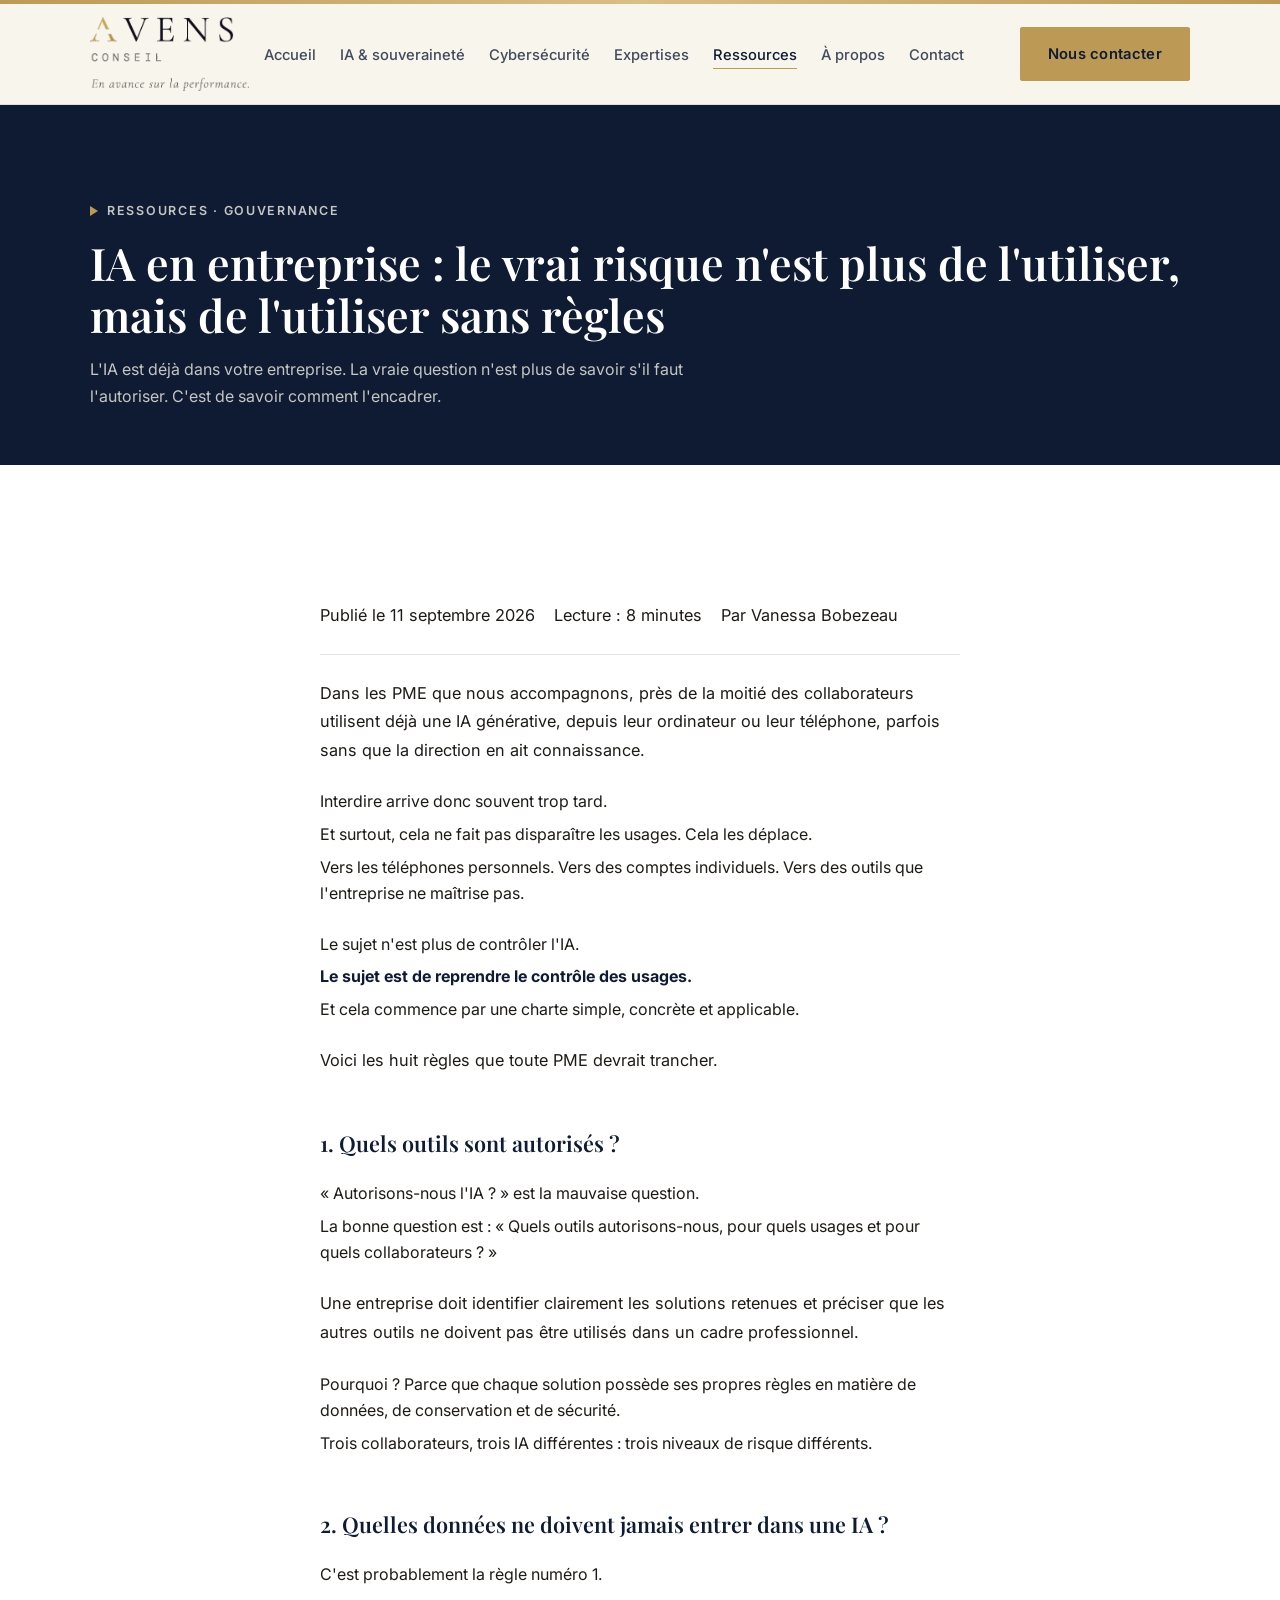
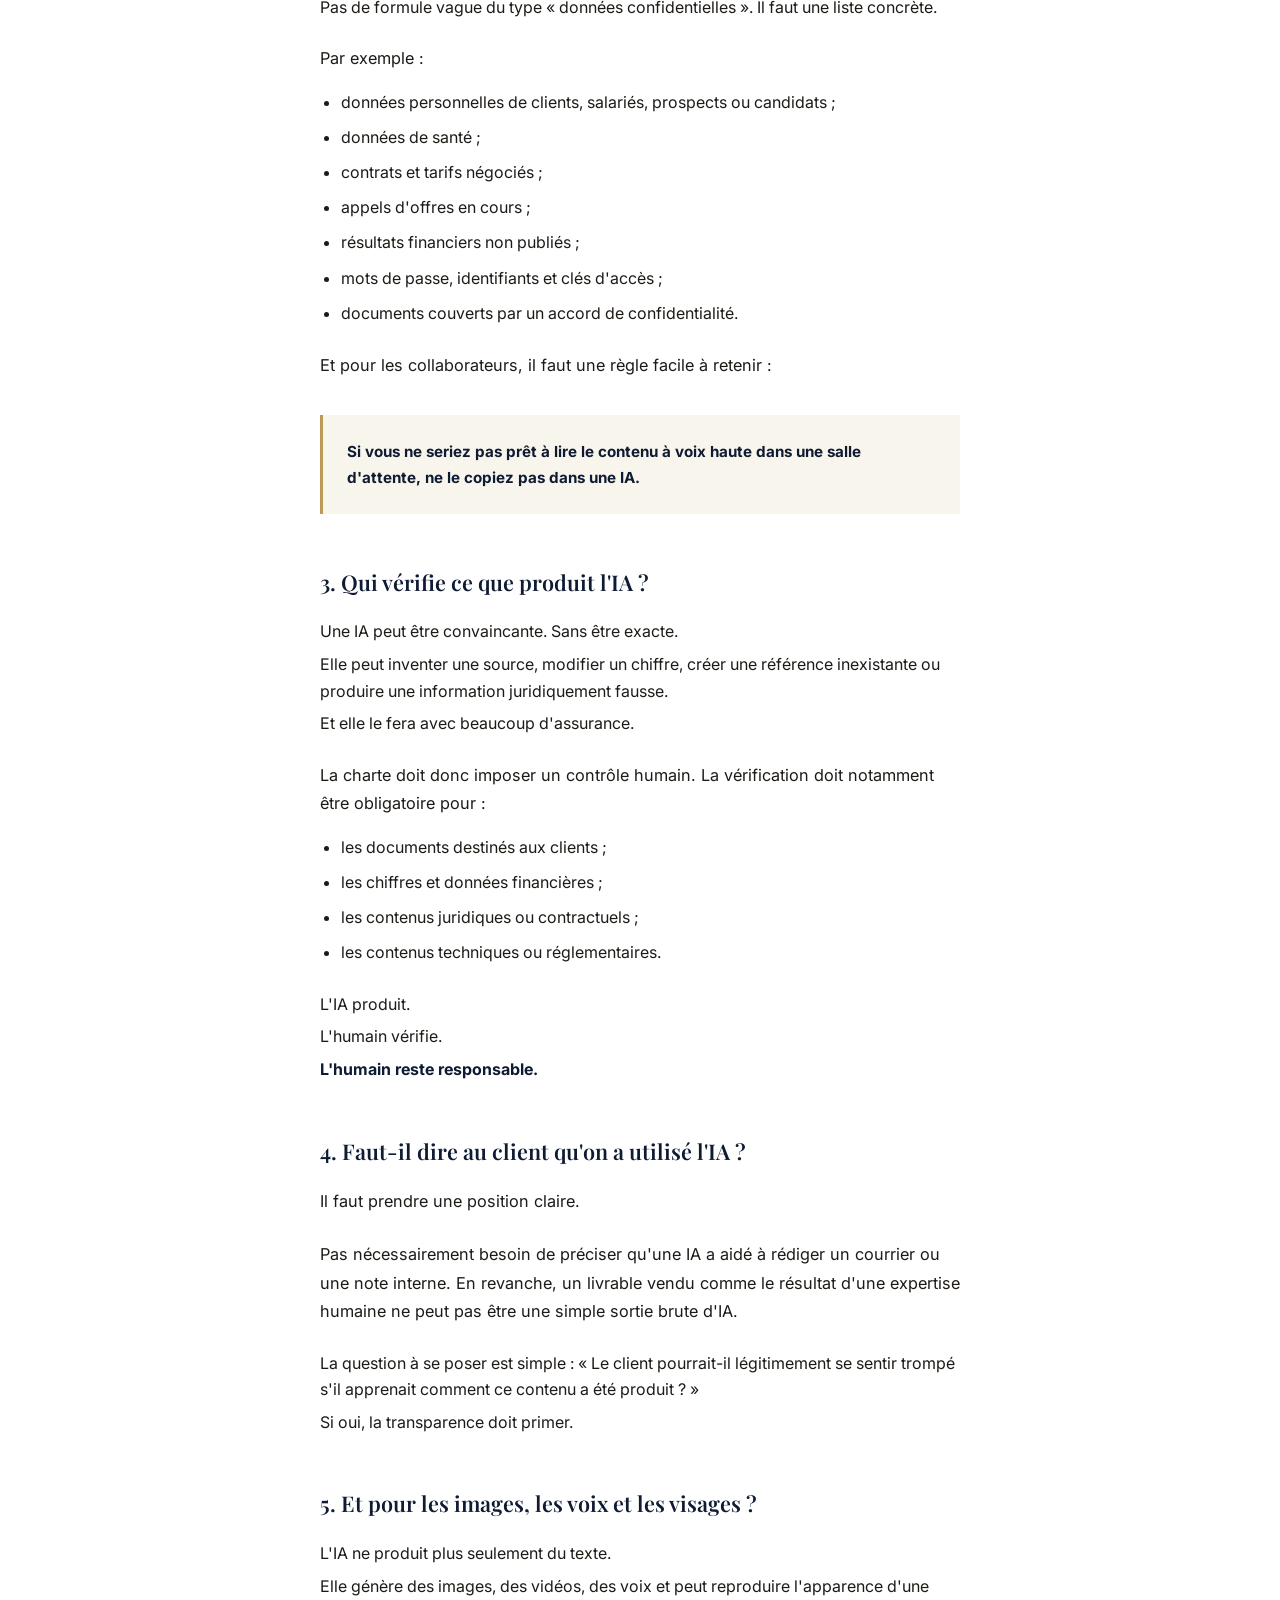
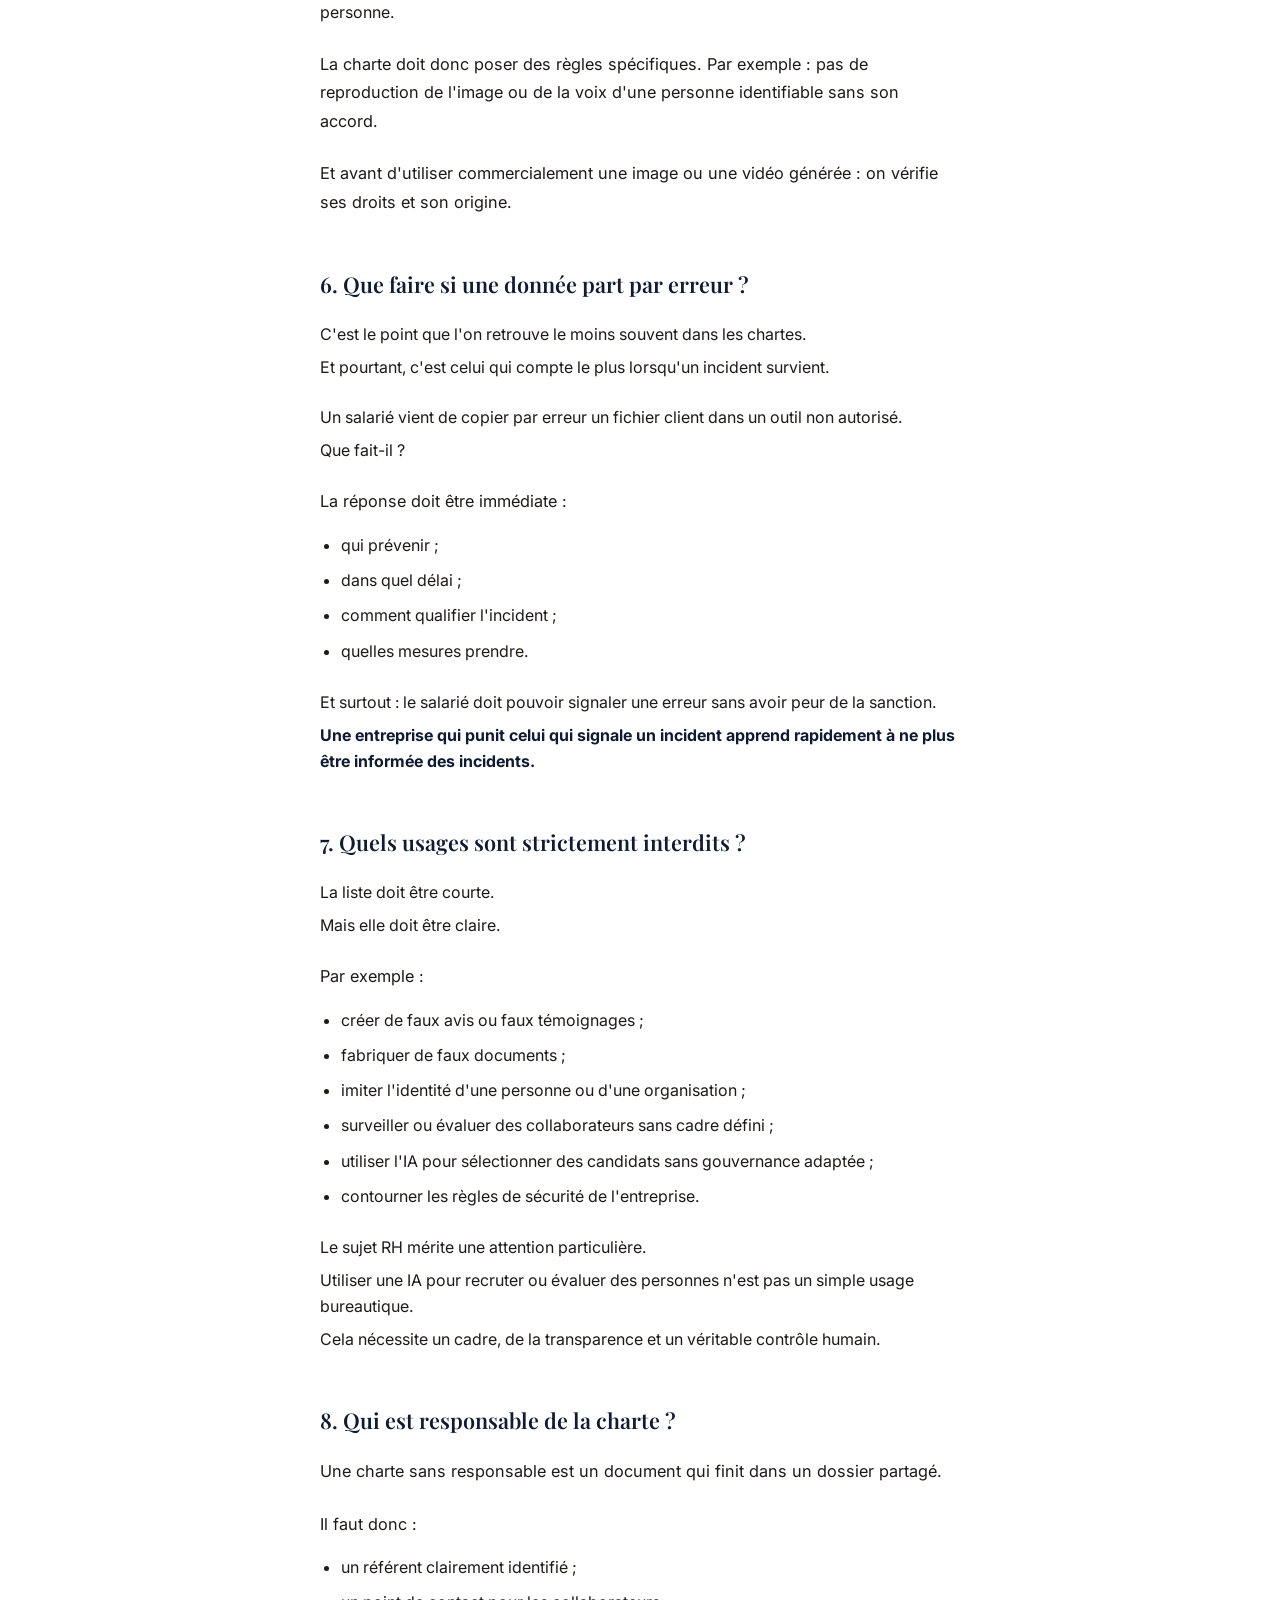
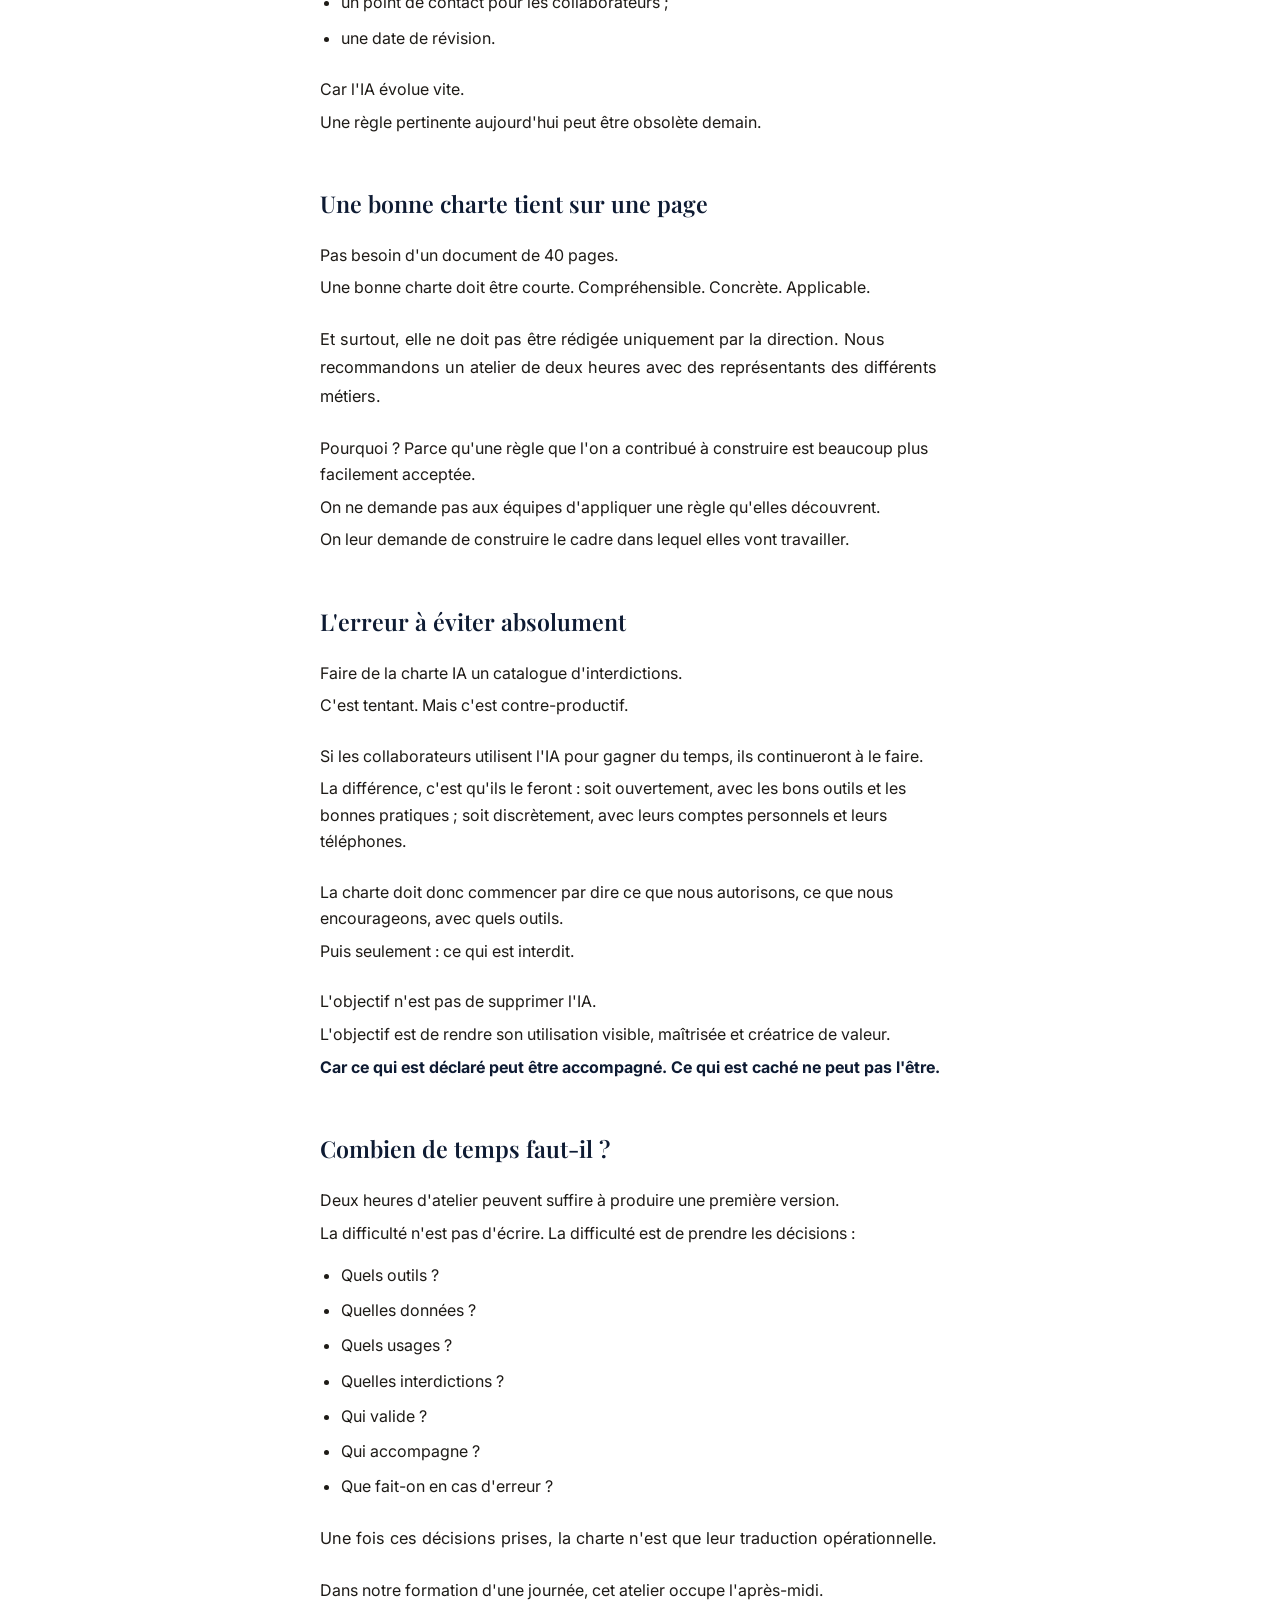
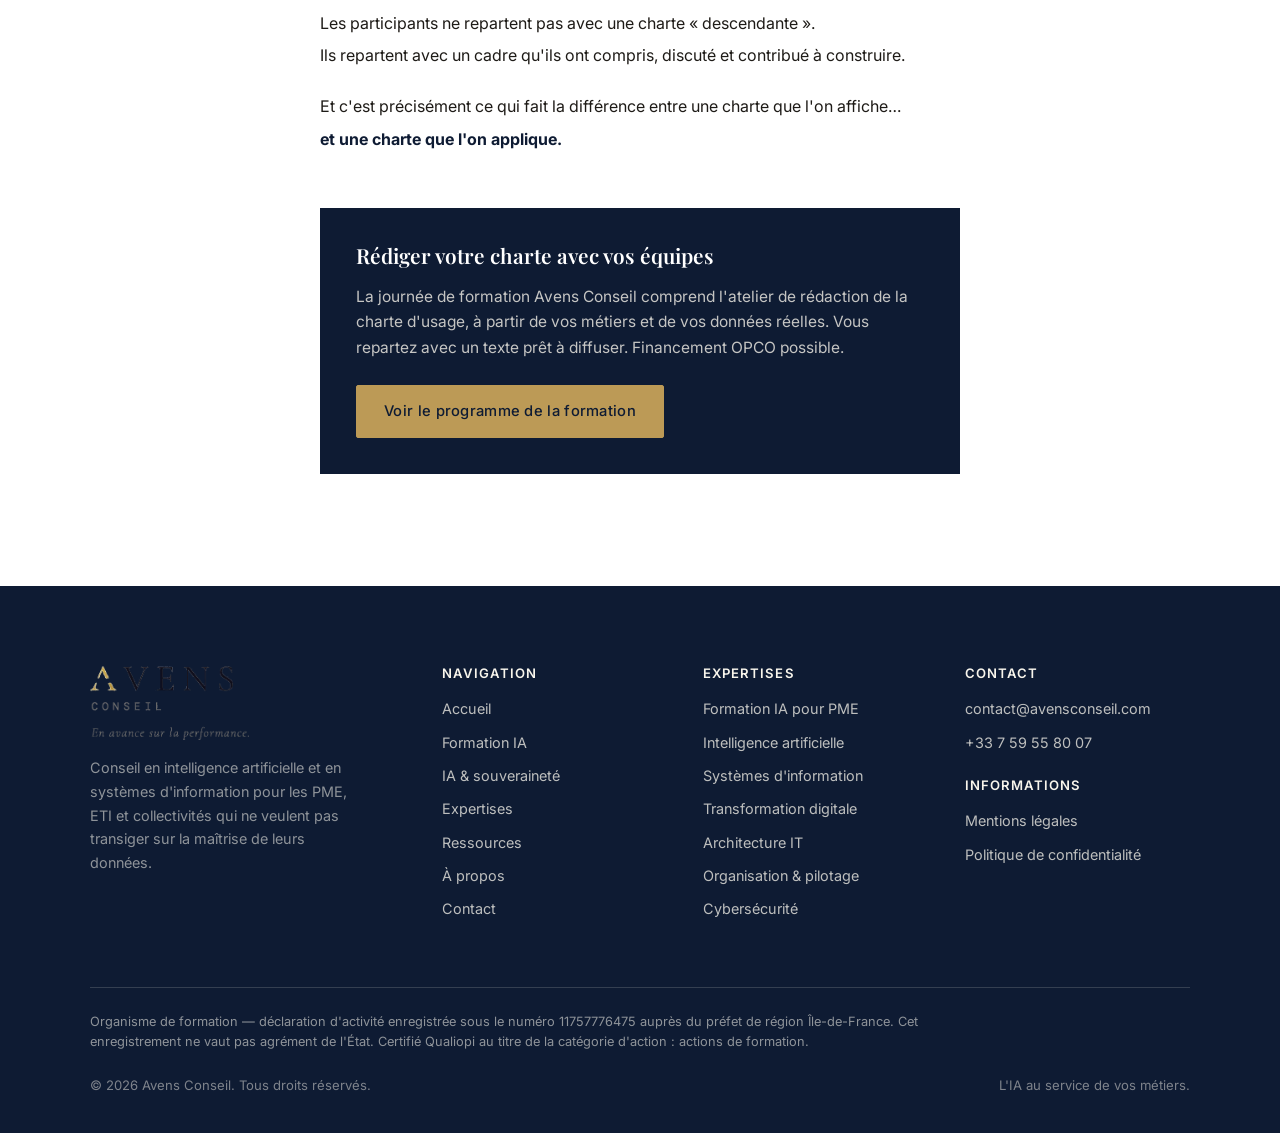
<file: charte-usage-ia.html>
<!DOCTYPE html>
<html lang="fr">
<head>
<meta charset="UTF-8">
<meta name="viewport" content="width=device-width, initial-scale=1.0">
<title>Charte d'usage de l'IA en entreprise : les 8 règles à trancher | Avens Conseil</title>
<meta name="description" content="L'IA est déjà dans votre entreprise. Les huit règles qu'une charte d'usage doit trancher en PME : outils autorisés, données interdites, contrôle humain, incidents, usages proscrits, référent.">
<link rel="canonical" href="https://avensconseil.com/charte-usage-ia.html">
<meta property="og:type" content="website">
<meta property="og:locale" content="fr_FR">
<meta property="og:site_name" content="Avens Conseil">
<meta property="og:url" content="https://avensconseil.com/charte-usage-ia.html">
<meta property="og:title" content="Charte d'usage de l'IA en entreprise : les 8 règles à trancher | Avens Conseil">
<meta property="og:description" content="L'IA est déjà dans votre entreprise. Les huit règles qu'une charte d'usage doit trancher en PME : outils autorisés, données interdites, contrôle humain, incidents, usages proscrits, référent.">
<meta property="og:image" content="https://avensconseil.com/og-image.png">
<meta property="og:image:width" content="1200">
<meta property="og:image:height" content="630">
<meta property="og:image:alt" content="Avens Conseil — L'IA utile à vos métiers, sans céder vos données">
<meta name="twitter:card" content="summary_large_image">
<meta name="twitter:title" content="Charte d'usage de l'IA en entreprise : les 8 règles à trancher | Avens Conseil">
<meta name="twitter:description" content="L'IA est déjà dans votre entreprise. Les huit règles qu'une charte d'usage doit trancher en PME : outils autorisés, données interdites, contrôle humain, incidents, usages proscrits, référent.">
<meta name="twitter:image" content="https://avensconseil.com/og-image.png">
<link rel="icon" href="favicon.svg" type="image/svg+xml">
<link rel="preconnect" href="https://fonts.googleapis.com">
<link rel="preconnect" href="https://fonts.gstatic.com" crossorigin>
<link href="https://fonts.googleapis.com/css2?family=Playfair+Display:wght@500;600;700&family=Inter:wght@400;500;600;700&display=swap" rel="stylesheet">
<link rel="stylesheet" href="style.css">
<link rel="stylesheet" href="style-additions.css">
<script type="application/ld+json">
{
 "@context": "https://schema.org",
 "@type": "Article",
 "headline": "IA en entreprise : le vrai risque n'est plus de l'utiliser, mais de l'utiliser sans règles",
 "description": "Les huit règles qu'une charte d'usage de l'IA doit trancher en PME : outils autorisés, données interdites, contrôle humain, incidents, usages proscrits, référent.",
 "url": "https://avensconseil.com/charte-usage-ia.html",
 "mainEntityOfPage": {
  "@type": "WebPage",
  "@id": "https://avensconseil.com/charte-usage-ia.html"
 },
 "image": "https://avensconseil.com/og-image.png",
 "datePublished": "2026-09-11",
 "dateModified": "2026-09-11",
 "inLanguage": "fr",
 "author": {
  "@type": "Person",
  "name": "Vanessa Bobezeau",
  "jobTitle": "Présidente",
  "worksFor": {
   "@type": "Organization",
   "name": "Avens Conseil",
   "url": "https://avensconseil.com/"
  }
 },
 "publisher": {
  "@type": "Organization",
  "name": "Avens Conseil",
  "url": "https://avensconseil.com/",
  "logo": {
   "@type": "ImageObject",
   "url": "https://avensconseil.com/logo-avens.png"
  }
 }
}
</script>
</head>
<body>

<header class="site-header">
  <div class="header-strip"></div>
  <div class="container header-inner">
    <a href="index.html" class="logo">
      <img class="logo-img" src="logo-avens.webp" alt="Avens Conseil" width="190" height="93">
    </a>
    <nav class="nav" aria-label="Navigation principale">
      <ul class="nav-links">
        <li><a href="index.html">Accueil</a></li>
        <li><a href="ia.html">IA &amp; souveraineté</a></li>
        <li><a href="services.html#cy">Cybersécurité</a></li>
        <li><a href="services.html">Expertises</a></li>
        <li><a href="ressources.html" aria-current="page">Ressources</a></li>
        <li><a href="apropos.html">À propos</a></li>
        <li><a href="contact.html">Contact</a></li>
      </ul>
      <div class="header-cta">
        <a href="contact.html" class="btn btn--primary">Nous contacter</a>
      </div>
      <button class="nav-toggle" aria-label="Ouvrir le menu" aria-expanded="false">
        <span></span><span></span><span></span>
      </button>
    </nav>
  </div>
</header>

<main>

<article>
<section class="page-hero">
  <div class="container">
    <p class="eyebrow eyebrow--light">Ressources · Gouvernance</p>
    <h1>IA en entreprise : le vrai risque n'est plus de l'utiliser, mais de l'utiliser sans règles</h1>
    <p>L'IA est déjà dans votre entreprise. La vraie question n'est plus de savoir s'il faut l'autoriser. C'est de savoir comment l'encadrer.</p>
  </div>
</section>

<section class="section section--white">
  <div class="container article">

    <p class="article__meta"><span>Publié le 11 septembre 2026</span><span>Lecture : 8 minutes</span><span>Par Vanessa Bobezeau</span></p>

    <p class="article__lead">Dans les PME que nous accompagnons, près de la moitié des collaborateurs utilisent déjà une IA générative, depuis leur ordinateur ou leur téléphone, parfois sans que la direction en ait connaissance.</p>

    <div class="staccato">
      <p>Interdire arrive donc souvent trop tard.</p>
      <p>Et surtout, cela ne fait pas disparaître les usages. Cela les déplace.</p>
      <p>Vers les téléphones personnels. Vers des comptes individuels. Vers des outils que l'entreprise ne maîtrise pas.</p>
    </div>

    <div class="staccato">
      <p>Le sujet n'est plus de contrôler l'IA.</p>
      <p><strong>Le sujet est de reprendre le contrôle des usages.</strong></p>
      <p>Et cela commence par une charte simple, concrète et applicable.</p>
    </div>

    <p>Voici les huit règles que toute PME devrait trancher.</p>

    <h2 class="rule-q">1. Quels outils sont autorisés ?</h2>

    <div class="staccato">
      <p>« Autorisons-nous l'IA ? » est la mauvaise question.</p>
      <p>La bonne question est : « Quels outils autorisons-nous, pour quels usages et pour quels collaborateurs ? »</p>
    </div>

    <p>Une entreprise doit identifier clairement les solutions retenues et préciser que les autres outils ne doivent pas être utilisés dans un cadre professionnel.</p>

    <div class="staccato">
      <p>Pourquoi ? Parce que chaque solution possède ses propres règles en matière de données, de conservation et de sécurité.</p>
      <p>Trois collaborateurs, trois IA différentes : trois niveaux de risque différents.</p>
    </div>

    <h2 class="rule-q">2. Quelles données ne doivent jamais entrer dans une IA ?</h2>

    <div class="staccato">
      <p>C'est probablement la règle numéro 1.</p>
      <p>Pas de formule vague du type « données confidentielles ». Il faut une liste concrète.</p>
    </div>

    <p>Par exemple :</p>

    <ul>
      <li>données personnelles de clients, salariés, prospects ou candidats ;</li>
      <li>données de santé ;</li>
      <li>contrats et tarifs négociés ;</li>
      <li>appels d'offres en cours ;</li>
      <li>résultats financiers non publiés ;</li>
      <li>mots de passe, identifiants et clés d'accès ;</li>
      <li>documents couverts par un accord de confidentialité.</li>
    </ul>

    <p>Et pour les collaborateurs, il faut une règle facile à retenir :</p>

    <div class="callout">
      <p><strong>Si vous ne seriez pas prêt à lire le contenu à voix haute dans une salle d'attente, ne le copiez pas dans une IA.</strong></p>
    </div>

    <h2 class="rule-q">3. Qui vérifie ce que produit l'IA ?</h2>

    <div class="staccato">
      <p>Une IA peut être convaincante. Sans être exacte.</p>
      <p>Elle peut inventer une source, modifier un chiffre, créer une référence inexistante ou produire une information juridiquement fausse.</p>
      <p>Et elle le fera avec beaucoup d'assurance.</p>
    </div>

    <p>La charte doit donc imposer un contrôle humain. La vérification doit notamment être obligatoire pour :</p>

    <ul>
      <li>les documents destinés aux clients ;</li>
      <li>les chiffres et données financières ;</li>
      <li>les contenus juridiques ou contractuels ;</li>
      <li>les contenus techniques ou réglementaires.</li>
    </ul>

    <div class="staccato">
      <p>L'IA produit.</p>
      <p>L'humain vérifie.</p>
      <p><strong>L'humain reste responsable.</strong></p>
    </div>

    <h2 class="rule-q">4. Faut-il dire au client qu'on a utilisé l'IA ?</h2>

    <p>Il faut prendre une position claire.</p>

    <p>Pas nécessairement besoin de préciser qu'une IA a aidé à rédiger un courrier ou une note interne. En revanche, un livrable vendu comme le résultat d'une expertise humaine ne peut pas être une simple sortie brute d'IA.</p>

    <div class="staccato">
      <p>La question à se poser est simple : « Le client pourrait-il légitimement se sentir trompé s'il apprenait comment ce contenu a été produit ? »</p>
      <p>Si oui, la transparence doit primer.</p>
    </div>

    <h2 class="rule-q">5. Et pour les images, les voix et les visages ?</h2>

    <div class="staccato">
      <p>L'IA ne produit plus seulement du texte.</p>
      <p>Elle génère des images, des vidéos, des voix et peut reproduire l'apparence d'une personne.</p>
    </div>

    <p>La charte doit donc poser des règles spécifiques. Par exemple : pas de reproduction de l'image ou de la voix d'une personne identifiable sans son accord.</p>

    <p>Et avant d'utiliser commercialement une image ou une vidéo générée : on vérifie ses droits et son origine.</p>

    <h2 class="rule-q">6. Que faire si une donnée part par erreur ?</h2>

    <div class="staccato">
      <p>C'est le point que l'on retrouve le moins souvent dans les chartes.</p>
      <p>Et pourtant, c'est celui qui compte le plus lorsqu'un incident survient.</p>
    </div>

    <div class="staccato">
      <p>Un salarié vient de copier par erreur un fichier client dans un outil non autorisé.</p>
      <p>Que fait-il ?</p>
    </div>

    <p>La réponse doit être immédiate :</p>

    <ul>
      <li>qui prévenir ;</li>
      <li>dans quel délai ;</li>
      <li>comment qualifier l'incident ;</li>
      <li>quelles mesures prendre.</li>
    </ul>

    <div class="staccato">
      <p>Et surtout : le salarié doit pouvoir signaler une erreur sans avoir peur de la sanction.</p>
      <p><strong>Une entreprise qui punit celui qui signale un incident apprend rapidement à ne plus être informée des incidents.</strong></p>
    </div>

    <h2 class="rule-q">7. Quels usages sont strictement interdits ?</h2>

    <div class="staccato">
      <p>La liste doit être courte.</p>
      <p>Mais elle doit être claire.</p>
    </div>

    <p>Par exemple :</p>

    <ul>
      <li>créer de faux avis ou faux témoignages ;</li>
      <li>fabriquer de faux documents ;</li>
      <li>imiter l'identité d'une personne ou d'une organisation ;</li>
      <li>surveiller ou évaluer des collaborateurs sans cadre défini ;</li>
      <li>utiliser l'IA pour sélectionner des candidats sans gouvernance adaptée ;</li>
      <li>contourner les règles de sécurité de l'entreprise.</li>
    </ul>

    <div class="staccato">
      <p>Le sujet RH mérite une attention particulière.</p>
      <p>Utiliser une IA pour recruter ou évaluer des personnes n'est pas un simple usage bureautique.</p>
      <p>Cela nécessite un cadre, de la transparence et un véritable contrôle humain.</p>
    </div>

    <h2 class="rule-q">8. Qui est responsable de la charte ?</h2>

    <p>Une charte sans responsable est un document qui finit dans un dossier partagé.</p>

    <p>Il faut donc :</p>

    <ul>
      <li>un référent clairement identifié ;</li>
      <li>un point de contact pour les collaborateurs ;</li>
      <li>une date de révision.</li>
    </ul>

    <div class="staccato">
      <p>Car l'IA évolue vite.</p>
      <p>Une règle pertinente aujourd'hui peut être obsolète demain.</p>
    </div>

    <h2>Une bonne charte tient sur une page</h2>

    <div class="staccato">
      <p>Pas besoin d'un document de 40 pages.</p>
      <p>Une bonne charte doit être courte. Compréhensible. Concrète. Applicable.</p>
    </div>

    <p>Et surtout, elle ne doit pas être rédigée uniquement par la direction. Nous recommandons un atelier de deux heures avec des représentants des différents métiers.</p>

    <div class="staccato">
      <p>Pourquoi ? Parce qu'une règle que l'on a contribué à construire est beaucoup plus facilement acceptée.</p>
      <p>On ne demande pas aux équipes d'appliquer une règle qu'elles découvrent.</p>
      <p>On leur demande de construire le cadre dans lequel elles vont travailler.</p>
    </div>

    <h2>L'erreur à éviter absolument</h2>

    <div class="staccato">
      <p>Faire de la charte IA un catalogue d'interdictions.</p>
      <p>C'est tentant. Mais c'est contre-productif.</p>
    </div>

    <div class="staccato">
      <p>Si les collaborateurs utilisent l'IA pour gagner du temps, ils continueront à le faire.</p>
      <p>La différence, c'est qu'ils le feront : soit ouvertement, avec les bons outils et les bonnes pratiques ; soit discrètement, avec leurs comptes personnels et leurs téléphones.</p>
    </div>

    <div class="staccato">
      <p>La charte doit donc commencer par dire ce que nous autorisons, ce que nous encourageons, avec quels outils.</p>
      <p>Puis seulement : ce qui est interdit.</p>
    </div>

    <div class="staccato">
      <p>L'objectif n'est pas de supprimer l'IA.</p>
      <p>L'objectif est de rendre son utilisation visible, maîtrisée et créatrice de valeur.</p>
      <p><strong>Car ce qui est déclaré peut être accompagné. Ce qui est caché ne peut pas l'être.</strong></p>
    </div>

    <h2>Combien de temps faut-il ?</h2>

    <div class="staccato">
      <p>Deux heures d'atelier peuvent suffire à produire une première version.</p>
      <p>La difficulté n'est pas d'écrire. La difficulté est de prendre les décisions :</p>
    </div>

    <ul>
      <li>Quels outils ?</li>
      <li>Quelles données ?</li>
      <li>Quels usages ?</li>
      <li>Quelles interdictions ?</li>
      <li>Qui valide ?</li>
      <li>Qui accompagne ?</li>
      <li>Que fait-on en cas d'erreur ?</li>
    </ul>

    <p>Une fois ces décisions prises, la charte n'est que leur traduction opérationnelle.</p>

    <div class="staccato">
      <p>Dans notre formation d'une journée, cet atelier occupe l'après-midi.</p>
      <p>Les participants ne repartent pas avec une charte « descendante ».</p>
      <p>Ils repartent avec un cadre qu'ils ont compris, discuté et contribué à construire.</p>
    </div>

    <div class="staccato">
      <p>Et c'est précisément ce qui fait la différence entre une charte que l'on affiche…</p>
      <p><strong>et une charte que l'on applique.</strong></p>
    </div>

    <div class="article-cta">
      <h2>Rédiger votre charte avec vos équipes</h2>
      <p>La journée de formation Avens Conseil comprend l'atelier de rédaction de la charte d'usage, à partir de vos métiers et de vos données réelles. Vous repartez avec un texte prêt à diffuser. Financement OPCO possible.</p>
      <a href="formation-ia.html" class="btn btn--primary">Voir le programme de la formation</a>
    </div>

  </div>
</section>
</article>

</main>

<footer class="site-footer">
  <div class="container">
    <div class="footer-grid">
      <div class="footer-brand">
        <a href="index.html" class="logo">
          <img class="logo-img" src="logo-avens.webp" loading="lazy" alt="Avens Conseil" width="190" height="93">
        </a>
        <p>Conseil en intelligence artificielle et en systèmes d'information pour les PME, ETI et collectivités qui ne veulent pas transiger sur la maîtrise de leurs données.</p>
      </div>
      <div class="footer-col">
        <h4>Navigation</h4>
        <ul>
          <li><a href="index.html">Accueil</a></li>
          <li><a href="formation-ia.html">Formation IA</a></li>
          <li><a href="ia.html">IA &amp; souveraineté</a></li>
          <li><a href="services.html">Expertises</a></li>
          <li><a href="ressources.html">Ressources</a></li>
          <li><a href="apropos.html">À propos</a></li>
          <li><a href="contact.html">Contact</a></li>
        </ul>
      </div>
      <div class="footer-col">
        <h4>Expertises</h4>
        <ul>
          <li><a href="formation-ia.html">Formation IA pour PME</a></li>
          <li><a href="ia.html">Intelligence artificielle</a></li>
          <li><a href="services.html#si">Systèmes d'information</a></li>
          <li><a href="services.html#td">Transformation digitale</a></li>
          <li><a href="services.html#ar">Architecture IT</a></li>
          <li><a href="services.html#or">Organisation &amp; pilotage</a></li>
          <li><a href="services.html#cy">Cybersécurité</a></li>
        </ul>
      </div>
      <div class="footer-col">
        <h4>Contact</h4>
        <ul>
          <li><a href="mailto:contact@avensconseil.com">contact@avensconseil.com</a></li>
          <li><a href="tel:+33759558007">+33 7 59 55 80 07</a></li>
        </ul>
        <h4 style="margin-top:var(--space-3)">Informations</h4>
        <ul>
          <li><a href="mentions-legales.html">Mentions légales</a></li>
          <li><a href="confidentialite.html">Politique de confidentialité</a></li>
        </ul>
      </div>
    </div>
    <p class="footer-legal">Organisme de formation — déclaration d'activité enregistrée sous le numéro 11757776475 auprès du préfet de région Île-de-France. Cet enregistrement ne vaut pas agrément de l'État. Certifié Qualiopi au titre de la catégorie d'action : actions de formation.</p>
    <div class="footer-bottom">
      <span>© <span data-year>2026</span> Avens Conseil. Tous droits réservés.</span>
      <span>L'IA au service de vos métiers.</span>
    </div>
  </div>
</footer>

<script src="script.js"></script>
</body>
</html>
</file>
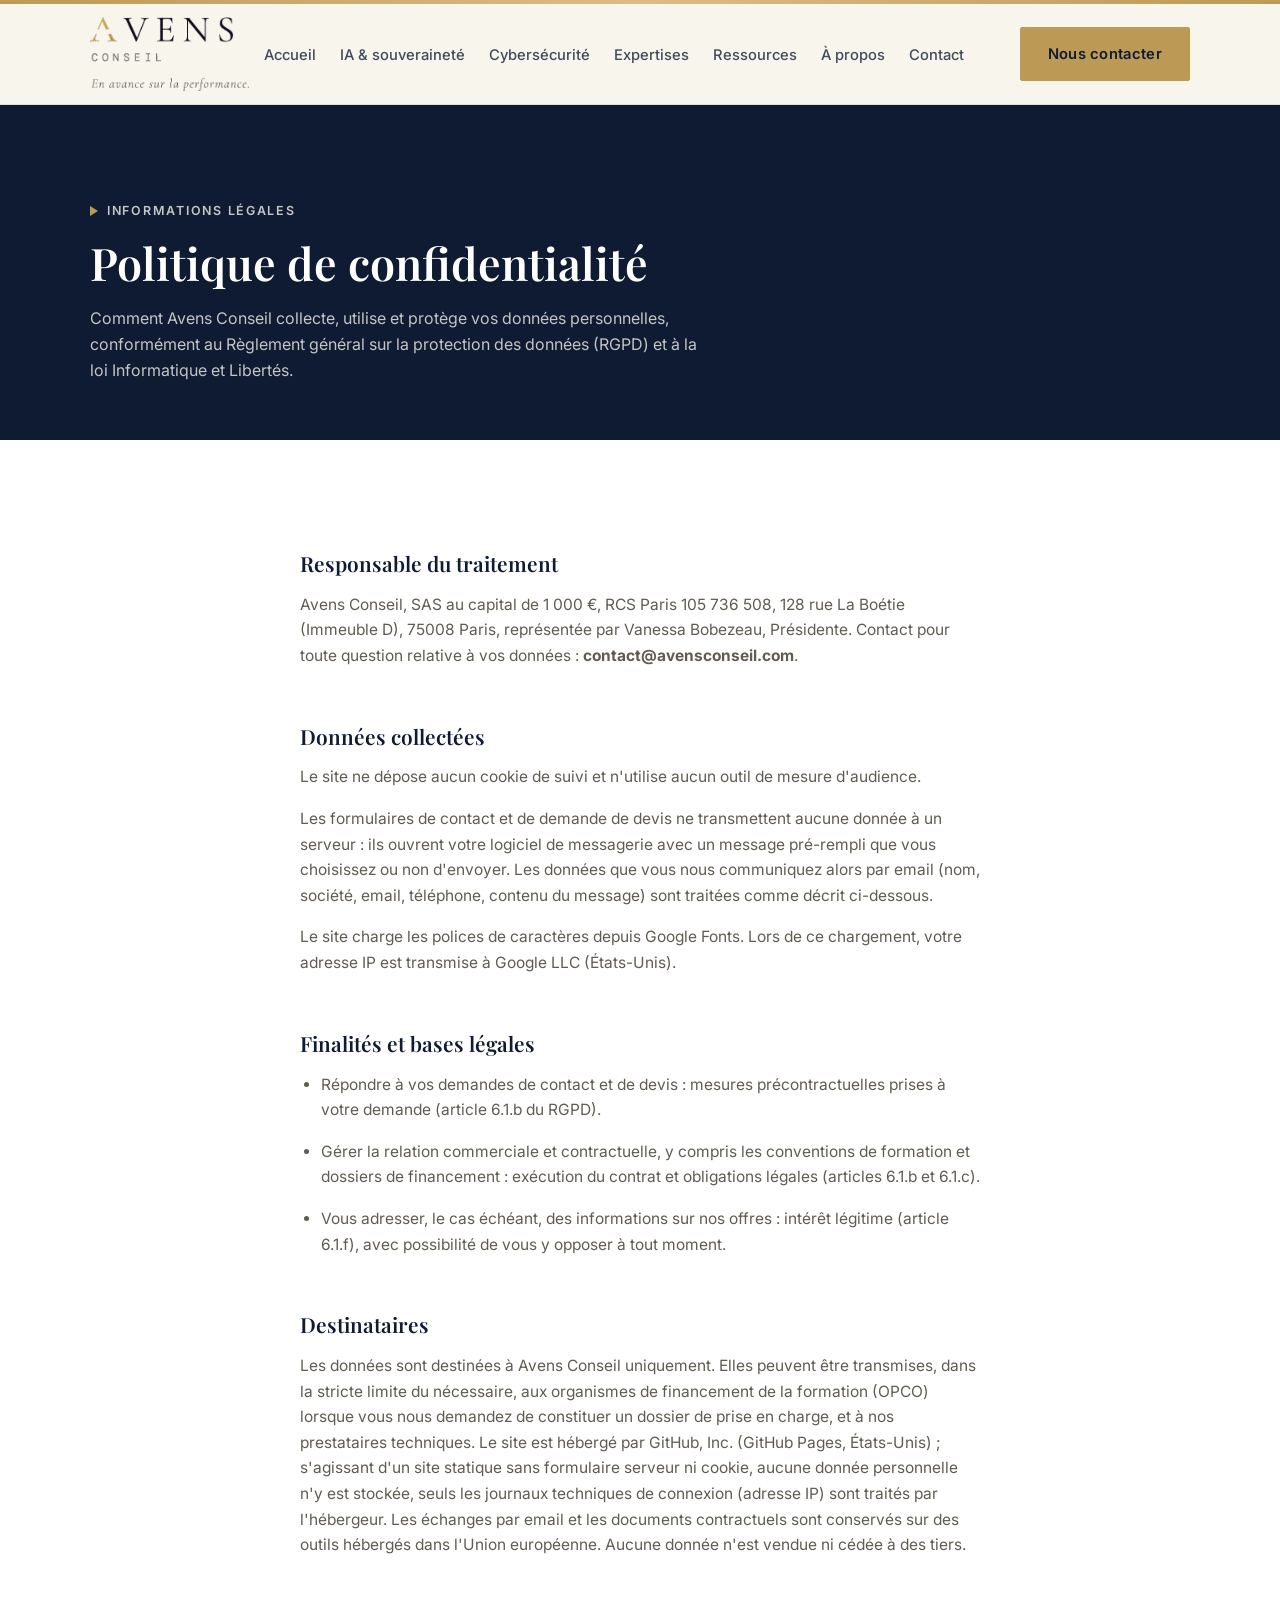
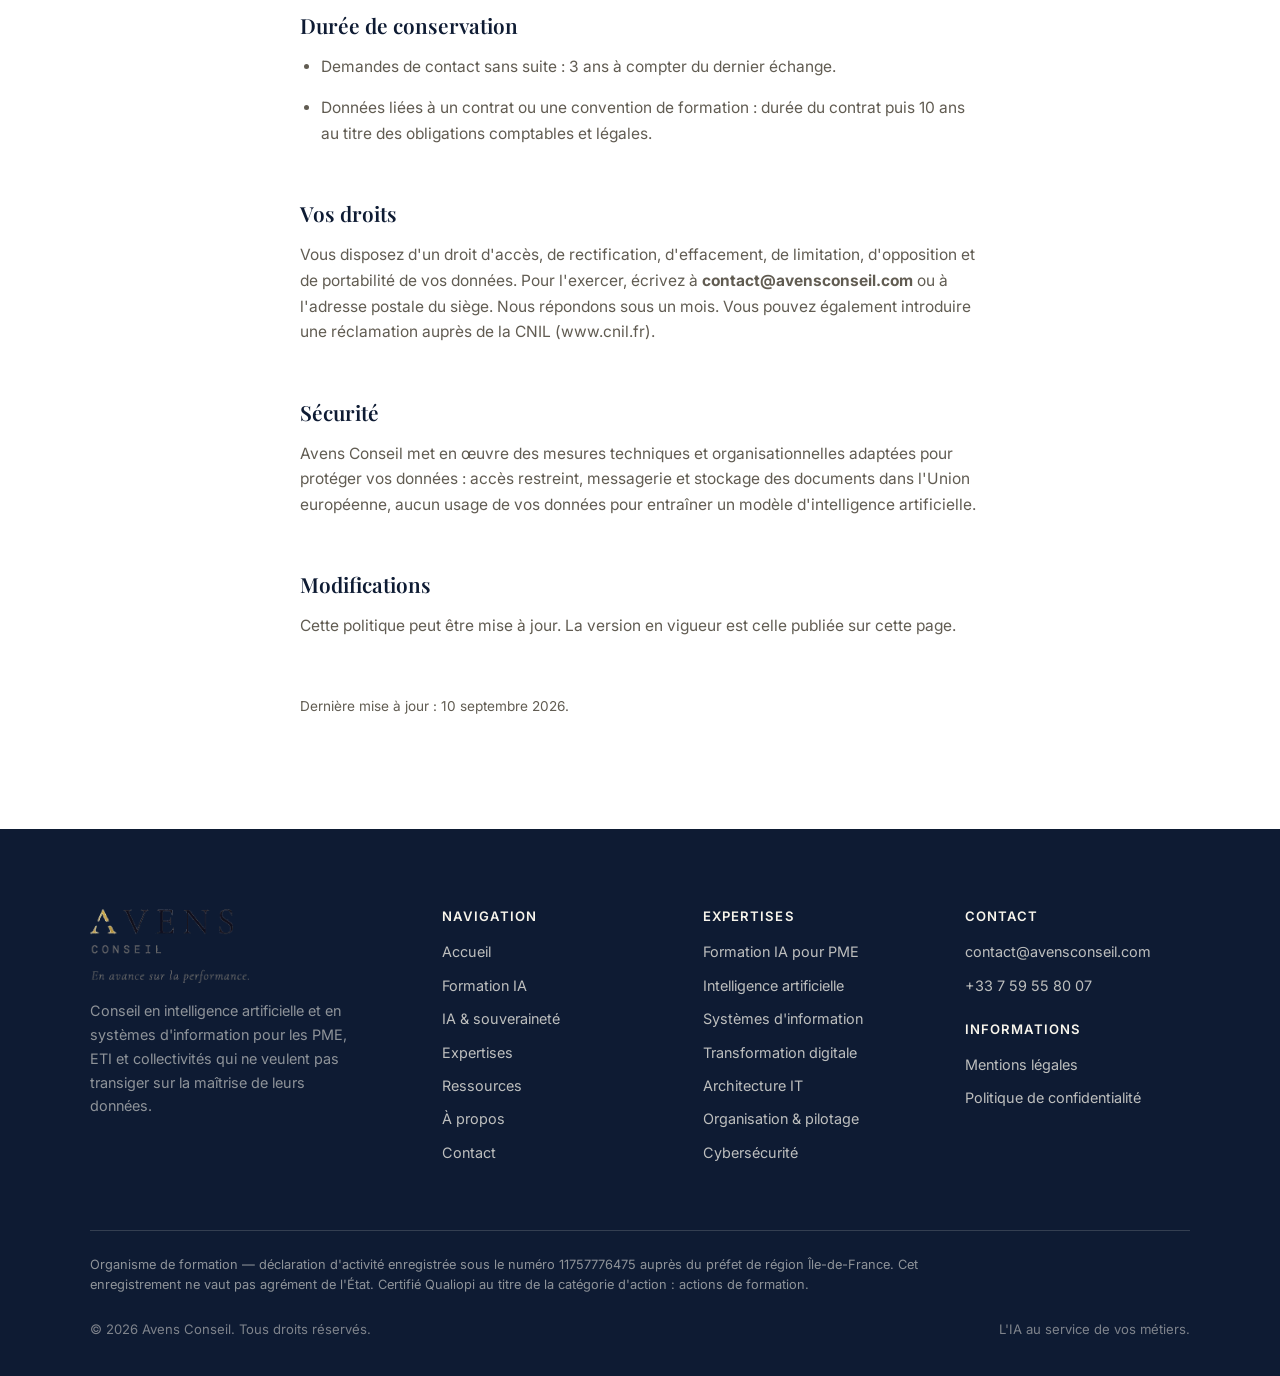
<file: confidentialite.html>
<!DOCTYPE html>
<html lang="fr">
<head>
<meta charset="UTF-8">
<meta name="viewport" content="width=device-width, initial-scale=1.0">
<title>Politique de confidentialité | Avens Conseil</title>
<link rel="canonical" href="https://avensconseil.com/confidentialite.html">
<meta property="og:type" content="website">
<meta property="og:locale" content="fr_FR">
<meta property="og:site_name" content="Avens Conseil">
<meta property="og:url" content="https://avensconseil.com/confidentialite.html">
<meta property="og:title" content="Politique de confidentialité | Avens Conseil">
<meta property="og:description" content="Politique de confidentialité d'Avens Conseil : données collectées, finalités, durées de conservation, vos droits.">
<meta property="og:image" content="https://avensconseil.com/og-image.png">
<meta property="og:image:width" content="1200">
<meta property="og:image:height" content="630">
<meta property="og:image:alt" content="Avens Conseil — L'IA utile à vos métiers, sans céder vos données">
<meta name="twitter:card" content="summary_large_image">
<meta name="twitter:title" content="Politique de confidentialité | Avens Conseil">
<meta name="twitter:description" content="Politique de confidentialité d'Avens Conseil : données collectées, finalités, durées de conservation, vos droits.">
<meta name="twitter:image" content="https://avensconseil.com/og-image.png">
<meta name="description" content="Politique de confidentialité d'Avens Conseil : données collectées, finalités, durées de conservation, vos droits.">
<link rel="icon" href="favicon.svg" type="image/svg+xml">
<link rel="preconnect" href="https://fonts.googleapis.com">
<link rel="preconnect" href="https://fonts.gstatic.com" crossorigin>
<link href="https://fonts.googleapis.com/css2?family=Playfair+Display:wght@500;600;700&family=Inter:wght@400;500;600;700&display=swap" rel="stylesheet">
<link rel="stylesheet" href="style.css">
<link rel="stylesheet" href="style-additions.css">
</head>
<body>

<header class="site-header">
  <div class="header-strip"></div>
  <div class="container header-inner">
    <a href="index.html" class="logo">
      <img class="logo-img" src="logo-avens.webp" alt="Avens Conseil" width="190" height="93">
    </a>
    <nav class="nav" aria-label="Navigation principale">
      <ul class="nav-links">
        <li><a href="index.html">Accueil</a></li>
        <li><a href="ia.html">IA &amp; souveraineté</a></li>
        <li><a href="services.html#cy">Cybersécurité</a></li>
        <li><a href="services.html">Expertises</a></li>
        <li><a href="ressources.html">Ressources</a></li>
        <li><a href="apropos.html">À propos</a></li>
        <li><a href="contact.html">Contact</a></li>
      </ul>
      <div class="header-cta">
        <a href="contact.html" class="btn btn--primary">Nous contacter</a>
      </div>
      <button class="nav-toggle" aria-label="Ouvrir le menu" aria-expanded="false">
        <span></span><span></span><span></span>
      </button>
    </nav>
  </div>
</header>

<main>

<section class="page-hero">
  <div class="container">
    <p class="eyebrow eyebrow--light">Informations légales</p>
    <h1>Politique de confidentialité</h1>
    <p>Comment Avens Conseil collecte, utilise et protège vos données personnelles, conformément au Règlement général sur la protection des données (RGPD) et à la loi Informatique et Libertés.</p>
  </div>
</section>

<section class="section section--white">
  <div class="container legal">

    <h2>Responsable du traitement</h2>
    <p>Avens Conseil, SAS au capital de 1 000 €, RCS Paris 105 736 508, 128 rue La Boétie (Immeuble D), 75008 Paris, représentée par Vanessa Bobezeau, Présidente. Contact pour toute question relative à vos données : <a href="mailto:contact@avensconseil.com"><strong>contact@avensconseil.com</strong></a>.</p>

    <h2>Données collectées</h2>
    <p>Le site ne dépose aucun cookie de suivi et n'utilise aucun outil de mesure d'audience.</p>
    <p>Les formulaires de contact et de demande de devis ne transmettent aucune donnée à un serveur : ils ouvrent votre logiciel de messagerie avec un message pré-rempli que vous choisissez ou non d'envoyer. Les données que vous nous communiquez alors par email (nom, société, email, téléphone, contenu du message) sont traitées comme décrit ci-dessous.</p>
    <p>Le site charge les polices de caractères depuis Google Fonts. Lors de ce chargement, votre adresse IP est transmise à Google LLC (États-Unis).</p>

    <h2>Finalités et bases légales</h2>
    <ul>
      <li>Répondre à vos demandes de contact et de devis : mesures précontractuelles prises à votre demande (article 6.1.b du RGPD).</li>
      <li>Gérer la relation commerciale et contractuelle, y compris les conventions de formation et dossiers de financement : exécution du contrat et obligations légales (articles 6.1.b et 6.1.c).</li>
      <li>Vous adresser, le cas échéant, des informations sur nos offres : intérêt légitime (article 6.1.f), avec possibilité de vous y opposer à tout moment.</li>
    </ul>

    <h2>Destinataires</h2>
    <p>Les données sont destinées à Avens Conseil uniquement. Elles peuvent être transmises, dans la stricte limite du nécessaire, aux organismes de financement de la formation (OPCO) lorsque vous nous demandez de constituer un dossier de prise en charge, et à nos prestataires techniques. Le site est hébergé par GitHub, Inc. (GitHub Pages, États-Unis) ; s'agissant d'un site statique sans formulaire serveur ni cookie, aucune donnée personnelle n'y est stockée, seuls les journaux techniques de connexion (adresse IP) sont traités par l'hébergeur. Les échanges par email et les documents contractuels sont conservés sur des outils hébergés dans l'Union européenne. Aucune donnée n'est vendue ni cédée à des tiers.</p>

    <h2>Durée de conservation</h2>
    <ul>
      <li>Demandes de contact sans suite : 3 ans à compter du dernier échange.</li>
      <li>Données liées à un contrat ou une convention de formation : durée du contrat puis 10 ans au titre des obligations comptables et légales.</li>
    </ul>

    <h2>Vos droits</h2>
    <p>Vous disposez d'un droit d'accès, de rectification, d'effacement, de limitation, d'opposition et de portabilité de vos données. Pour l'exercer, écrivez à <a href="mailto:contact@avensconseil.com"><strong>contact@avensconseil.com</strong></a> ou à l'adresse postale du siège. Nous répondons sous un mois. Vous pouvez également introduire une réclamation auprès de la CNIL (www.cnil.fr).</p>

    <h2>Sécurité</h2>
    <p>Avens Conseil met en œuvre des mesures techniques et organisationnelles adaptées pour protéger vos données : accès restreint, messagerie et stockage des documents dans l'Union européenne, aucun usage de vos données pour entraîner un modèle d'intelligence artificielle.</p>

    <h2>Modifications</h2>
    <p>Cette politique peut être mise à jour. La version en vigueur est celle publiée sur cette page.</p>

    <p style="margin-top:var(--space-5);font-size:.85rem">Dernière mise à jour : 10 septembre 2026.</p>
  </div>
</section>

</main>

<footer class="site-footer">
  <div class="container">
    <div class="footer-grid">
      <div class="footer-brand">
        <a href="index.html" class="logo">
          <img class="logo-img" src="logo-avens.webp" loading="lazy" alt="Avens Conseil" width="190" height="93">
        </a>
        <p>Conseil en intelligence artificielle et en systèmes d'information pour les PME, ETI et collectivités qui ne veulent pas transiger sur la maîtrise de leurs données.</p>
      </div>
      <div class="footer-col">
        <h4>Navigation</h4>
        <ul>
          <li><a href="index.html">Accueil</a></li>
          <li><a href="formation-ia.html">Formation IA</a></li>
          <li><a href="ia.html">IA &amp; souveraineté</a></li>
          <li><a href="services.html">Expertises</a></li>
          <li><a href="ressources.html">Ressources</a></li>
          <li><a href="apropos.html">À propos</a></li>
          <li><a href="contact.html">Contact</a></li>
        </ul>
      </div>
      <div class="footer-col">
        <h4>Expertises</h4>
        <ul>
          <li><a href="formation-ia.html">Formation IA pour PME</a></li>
          <li><a href="ia.html">Intelligence artificielle</a></li>
          <li><a href="services.html#si">Systèmes d'information</a></li>
          <li><a href="services.html#td">Transformation digitale</a></li>
          <li><a href="services.html#ar">Architecture IT</a></li>
          <li><a href="services.html#or">Organisation &amp; pilotage</a></li>
          <li><a href="services.html#cy">Cybersécurité</a></li>
        </ul>
      </div>
      <div class="footer-col">
        <h4>Contact</h4>
        <ul>
          <li><a href="mailto:contact@avensconseil.com">contact@avensconseil.com</a></li>
          <li><a href="tel:+33759558007">+33 7 59 55 80 07</a></li>
        </ul>
        <h4 style="margin-top:var(--space-3)">Informations</h4>
        <ul>
          <li><a href="mentions-legales.html">Mentions légales</a></li>
          <li><a href="confidentialite.html">Politique de confidentialité</a></li>
        </ul>
      </div>
    </div>
    <p class="footer-legal">Organisme de formation — déclaration d'activité enregistrée sous le numéro 11757776475 auprès du préfet de région Île-de-France. Cet enregistrement ne vaut pas agrément de l'État. Certifié Qualiopi au titre de la catégorie d'action : actions de formation.</p>
    <div class="footer-bottom">
      <span>© <span data-year>2026</span> Avens Conseil. Tous droits réservés.</span>
      <span>L'IA au service de vos métiers.</span>
    </div>
  </div>
</footer>

<script src="script.js"></script>
</body>
</html>
</file>
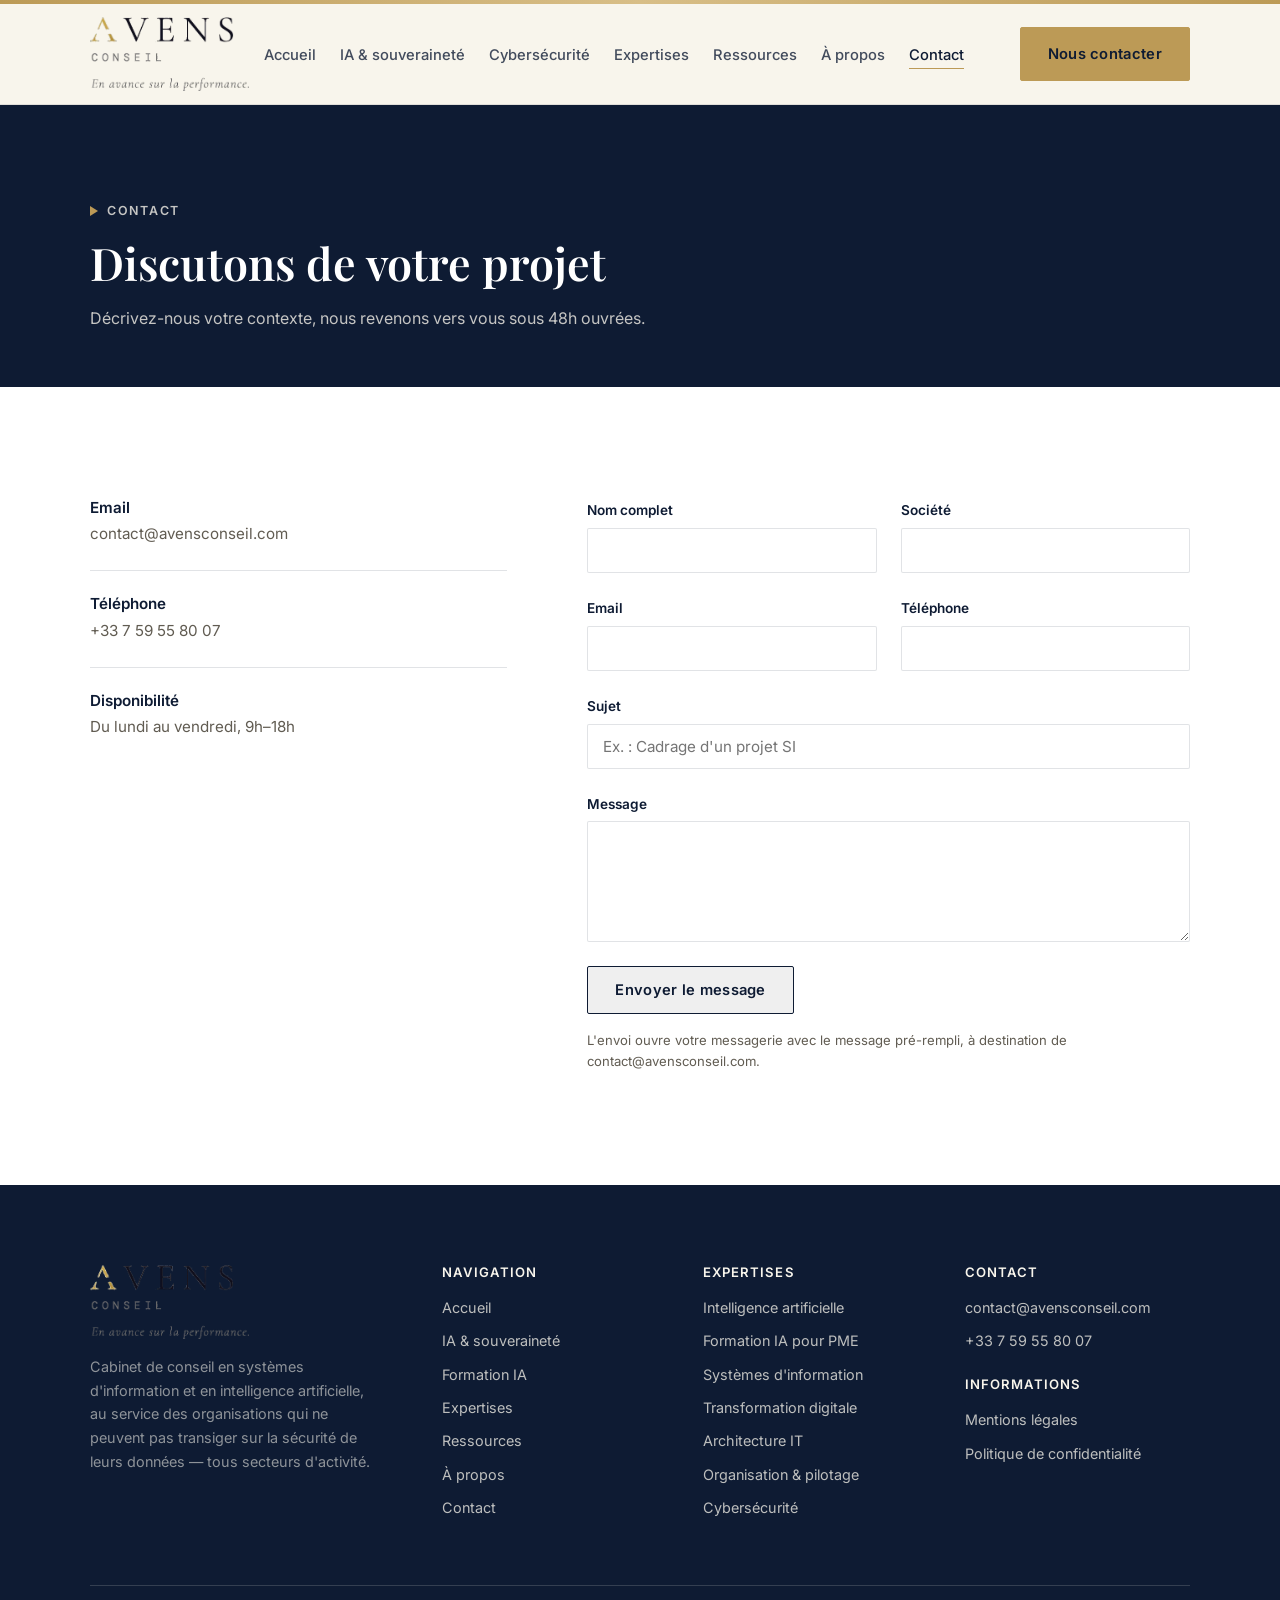
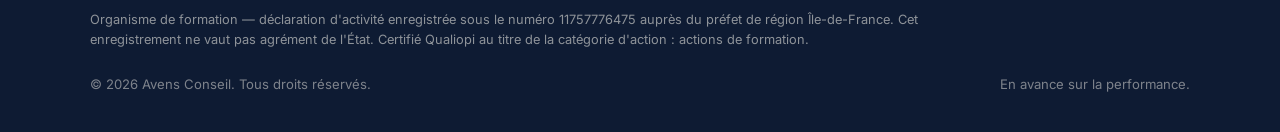
<file: contact.html>
<!DOCTYPE html>
<html lang="fr">
<head>
<meta charset="UTF-8">
<meta name="viewport" content="width=device-width, initial-scale=1.0">
<title>Contact — Avens Conseil</title>
<link rel="canonical" href="https://avensconseil.com/contact.html">
<meta property="og:type" content="website">
<meta property="og:locale" content="fr_FR">
<meta property="og:site_name" content="Avens Conseil">
<meta property="og:url" content="https://avensconseil.com/contact.html">
<meta property="og:title" content="Contact — Avens Conseil">
<meta property="og:description" content="Contactez Avens Conseil pour échanger sur votre projet d'intelligence artificielle, de système d'information ou de transformation digitale.">
<meta property="og:image" content="https://avensconseil.com/og-image.png">
<meta property="og:image:width" content="1200">
<meta property="og:image:height" content="630">
<meta property="og:image:alt" content="Avens Conseil — L'IA utile à vos métiers, sans céder vos données">
<meta name="twitter:card" content="summary_large_image">
<meta name="twitter:title" content="Contact — Avens Conseil">
<meta name="twitter:description" content="Contactez Avens Conseil pour échanger sur votre projet d'intelligence artificielle, de système d'information ou de transformation digitale.">
<meta name="twitter:image" content="https://avensconseil.com/og-image.png">
<meta name="description" content="Contactez Avens Conseil pour échanger sur votre projet d'intelligence artificielle, de système d'information ou de transformation digitale.">
<link rel="icon" href="favicon.svg" type="image/svg+xml">
<link rel="preconnect" href="https://fonts.googleapis.com">
<link rel="preconnect" href="https://fonts.gstatic.com" crossorigin>
<link href="https://fonts.googleapis.com/css2?family=Playfair+Display:wght@500;600;700&family=Inter:wght@400;500;600;700&display=swap" rel="stylesheet">
<link rel="stylesheet" href="style.css">
</head>
<body>

<header class="site-header">
  <div class="header-strip"></div>
  <div class="container header-inner">
    <a href="index.html" class="logo">
      <img class="logo-img" src="logo-avens.webp" alt="Avens Conseil — En avance sur la performance" width="190" height="93"></span>
    </a>
    <nav class="nav" aria-label="Navigation principale">
      <ul class="nav-links">
        <li><a href="index.html">Accueil</a></li>
        <li><a href="ia.html">IA &amp; souveraineté</a></li>
        <li><a href="services.html#cy">Cybersécurité</a></li>
        <li><a href="services.html">Expertises</a></li>
        <li><a href="ressources.html">Ressources</a></li>
        <li><a href="apropos.html">À propos</a></li>
        <li><a href="contact.html" aria-current="page">Contact</a></li>
      </ul>
      <div class="header-cta">
        <a href="contact.html" class="btn btn--primary">Nous contacter</a>
      </div>
      <button class="nav-toggle" aria-label="Ouvrir le menu" aria-expanded="false">
        <span></span><span></span><span></span>
      </button>
    </nav>
  </div>
</header>

<main>

  <section class="page-hero">
    <div class="container">
      <p class="eyebrow eyebrow--light">Contact</p>
      <h1>Discutons de votre projet</h1>
      <p>Décrivez-nous votre contexte, nous revenons vers vous sous 48h ouvrées.</p>
    </div>
  </section>

  <section class="section section--white">
    <div class="container contact-grid">

      <div class="reveal">
        <div class="contact-info-item">
          <h3>Email</h3>
          <a href="mailto:contact@avensconseil.com">contact@avensconseil.com</a>
        </div>
        <div class="contact-info-item">
          <h3>Téléphone</h3>
          <a href="tel:+33759558007">+33 7 59 55 80 07</a>
        </div>
        <div class="contact-info-item">
          <h3>Disponibilité</h3>
          <p>Du lundi au vendredi, 9h–18h</p>
        </div>
      </div>

      <form id="contact-form" class="reveal">
        <div class="form-grid">
          <div class="form-field">
            <label for="nom">Nom complet</label>
            <input type="text" id="nom" name="nom" required>
          </div>
          <div class="form-field">
            <label for="societe">Société</label>
            <input type="text" id="societe" name="societe">
          </div>
          <div class="form-field">
            <label for="email">Email</label>
            <input type="email" id="email" name="email" required>
          </div>
          <div class="form-field">
            <label for="telephone">Téléphone</label>
            <input type="tel" id="telephone" name="telephone">
          </div>
          <div class="form-field full">
            <label for="sujet">Sujet</label>
            <input type="text" id="sujet" name="sujet" placeholder="Ex. : Cadrage d'un projet SI">
          </div>
          <div class="form-field full">
            <label for="message">Message</label>
            <textarea id="message" name="message" rows="5" required></textarea>
          </div>
        </div>
        <button type="submit" class="btn btn--outline-navy">Envoyer le message</button>
        <p class="form-note">L'envoi ouvre votre messagerie avec le message pré-rempli, à destination de contact@avensconseil.com.</p>
      </form>

    </div>
  </section>

</main>

<footer class="site-footer">
  <div class="container">
    <div class="footer-grid">
      <div class="footer-brand">
        <a href="index.html" class="logo">
          <img class="logo-img" src="logo-avens.webp" loading="lazy" alt="Avens Conseil — En avance sur la performance" width="190" height="93">
        </a>
        <p>Cabinet de conseil en systèmes d'information et en intelligence artificielle, au service des organisations qui ne peuvent pas transiger sur la sécurité de leurs données — tous secteurs d'activité.</p>
      </div>
      <div class="footer-col">
        <h4>Navigation</h4>
        <ul>
          <li><a href="index.html">Accueil</a></li>
          <li><a href="ia.html">IA &amp; souveraineté</a></li>
          <li><a href="formation-ia.html">Formation IA</a></li>
          <li><a href="services.html">Expertises</a></li>
          <li><a href="ressources.html">Ressources</a></li>
          <li><a href="apropos.html">À propos</a></li>
          <li><a href="contact.html">Contact</a></li>
        </ul>
      </div>
      <div class="footer-col">
        <h4>Expertises</h4>
        <ul>
          <li><a href="ia.html">Intelligence artificielle</a></li>
          <li><a href="formation-ia.html">Formation IA pour PME</a></li>
          <li><a href="services.html#si">Systèmes d'information</a></li>
          <li><a href="services.html#td">Transformation digitale</a></li>
          <li><a href="services.html#ar">Architecture IT</a></li>
          <li><a href="services.html#or">Organisation &amp; pilotage</a></li>
          <li><a href="services.html#cy">Cybersécurité</a></li>
        </ul>
      </div>
      <div class="footer-col">
        <h4>Contact</h4>
        <ul>
          <li><a href="mailto:contact@avensconseil.com">contact@avensconseil.com</a></li>
          <li><a href="tel:+33759558007">+33 7 59 55 80 07</a></li>
        </ul>
        <h4 style="margin-top:var(--space-3)">Informations</h4>
        <ul>
          <li><a href="mentions-legales.html">Mentions légales</a></li>
          <li><a href="confidentialite.html">Politique de confidentialité</a></li>
        </ul>
      </div>
    </div>
    <p class="footer-legal">Organisme de formation — déclaration d'activité enregistrée sous le numéro 11757776475 auprès du préfet de région Île-de-France. Cet enregistrement ne vaut pas agrément de l'État. Certifié Qualiopi au titre de la catégorie d'action : actions de formation.</p>
    <div class="footer-bottom">
      <span>© <span data-year>2026</span> Avens Conseil. Tous droits réservés.</span>
      <span>En avance sur la performance.</span>
    </div>
  </div>
</footer>

<script src="script.js"></script>
</body>
</html>
</file>
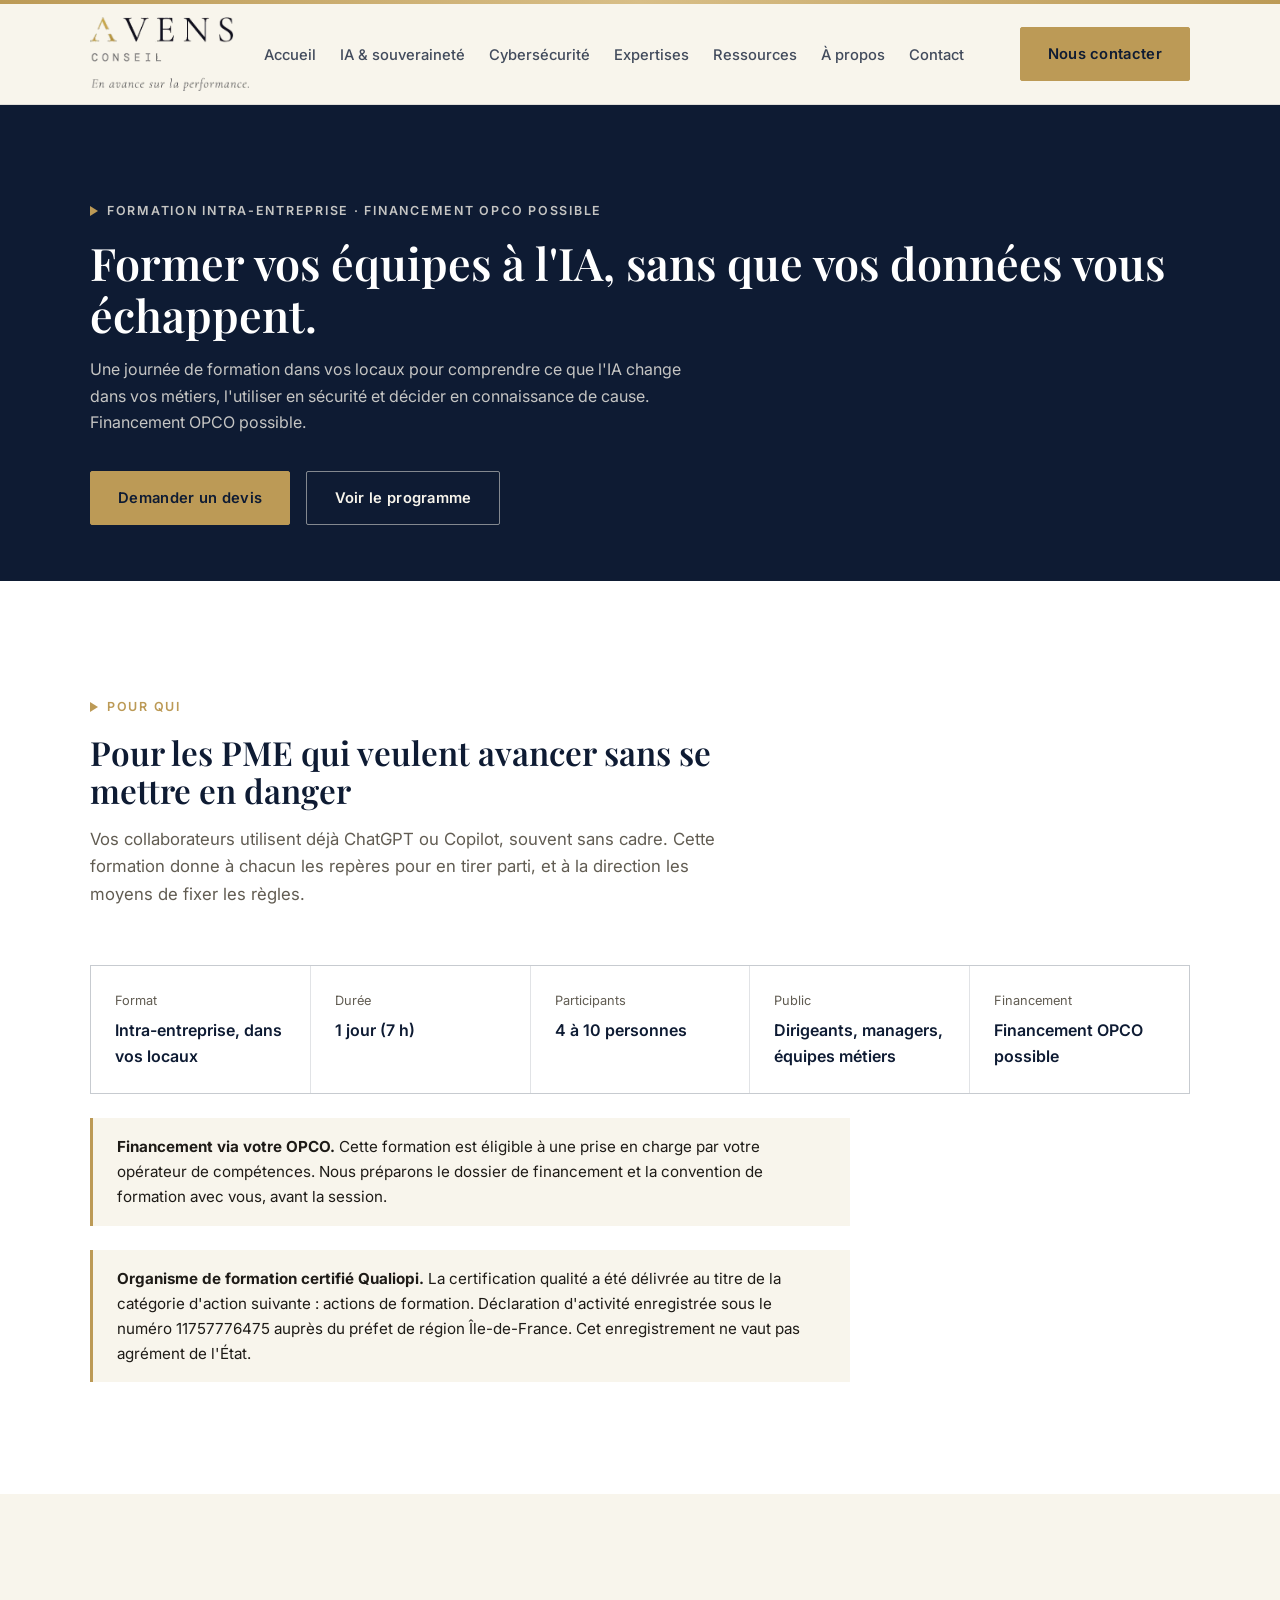
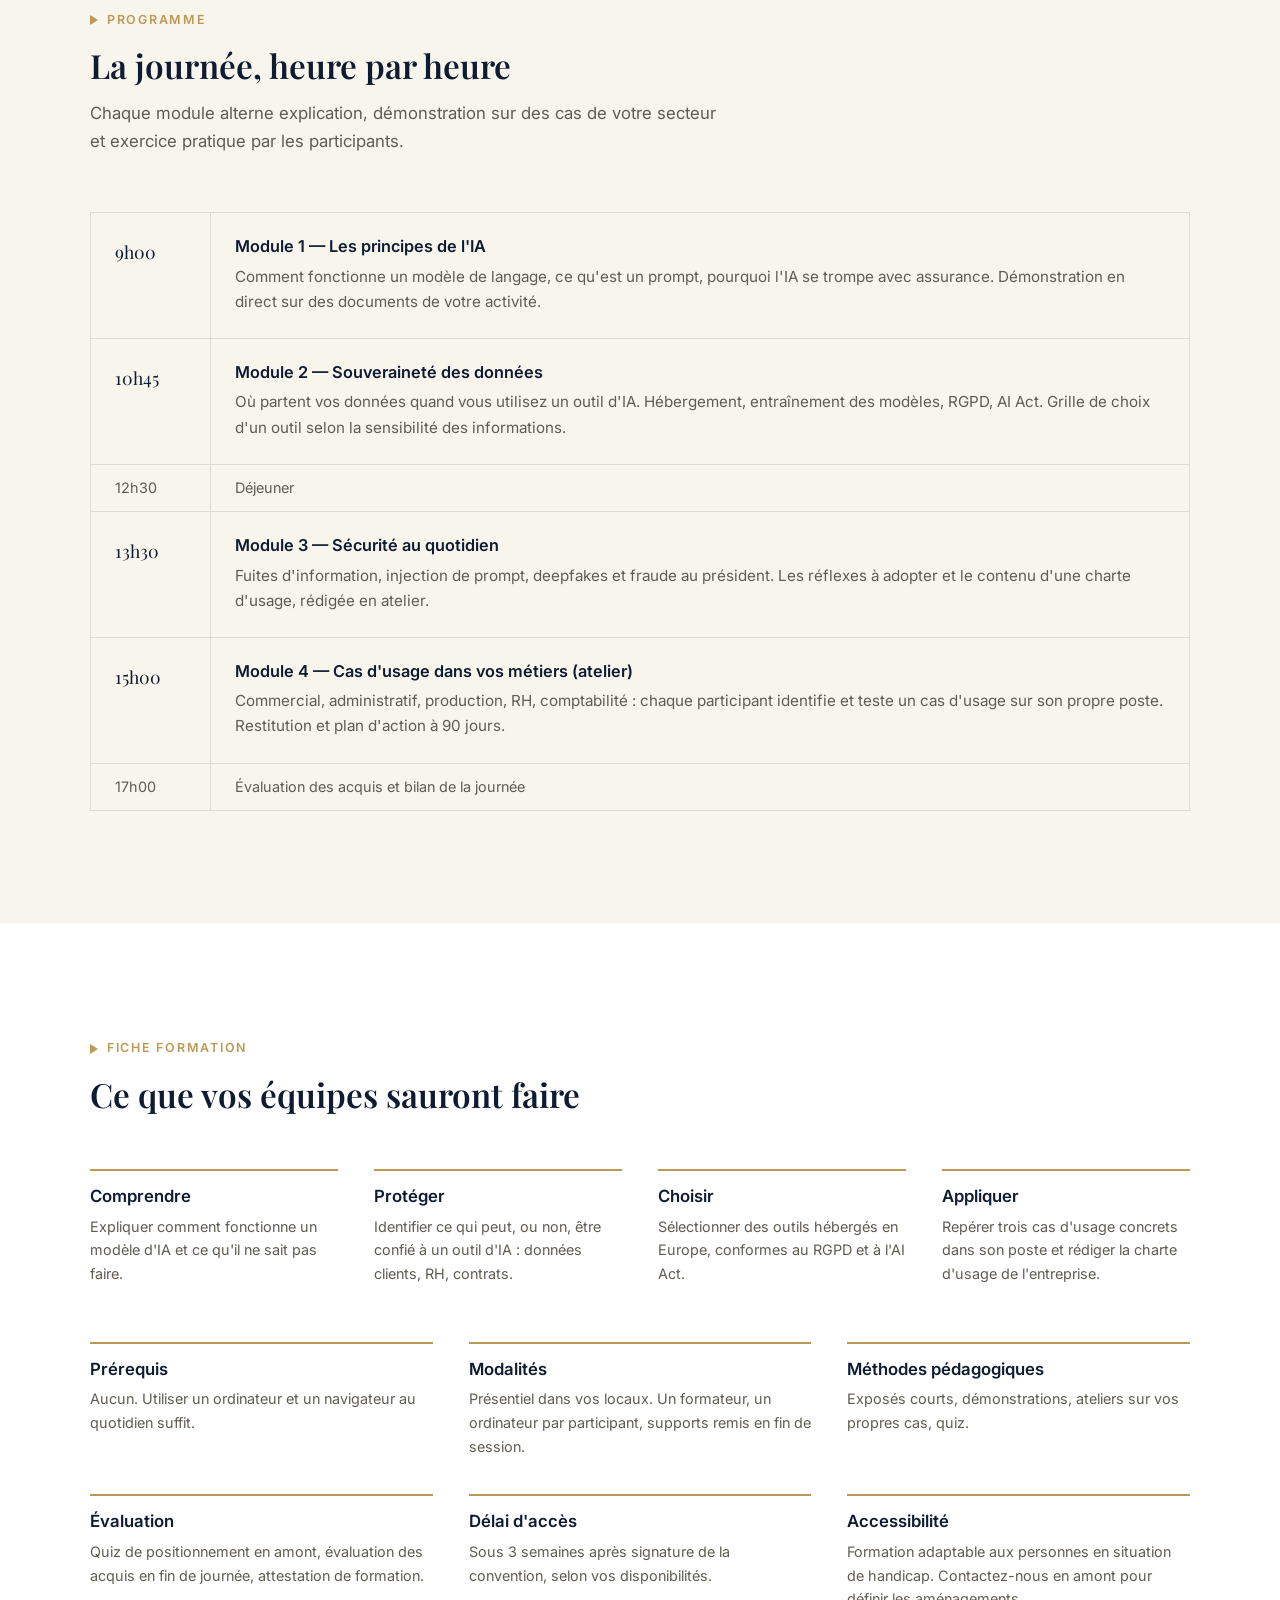
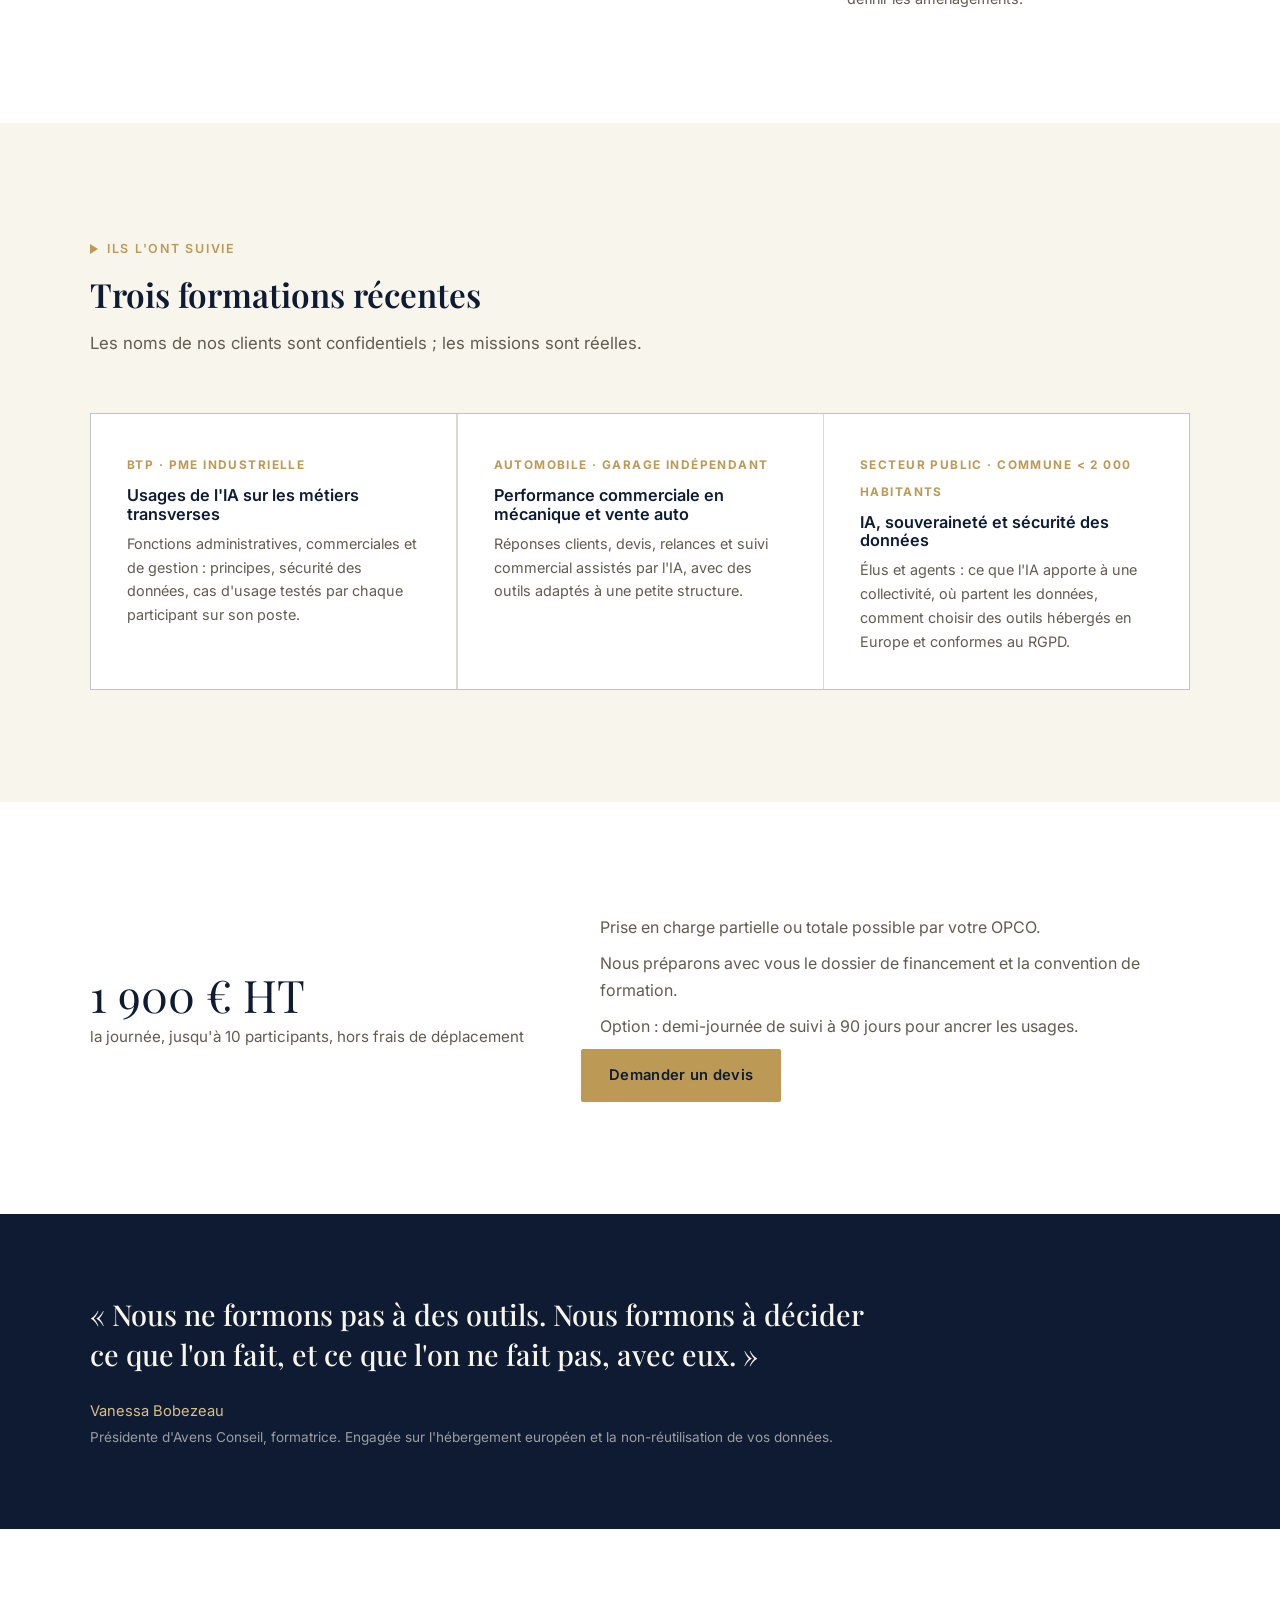
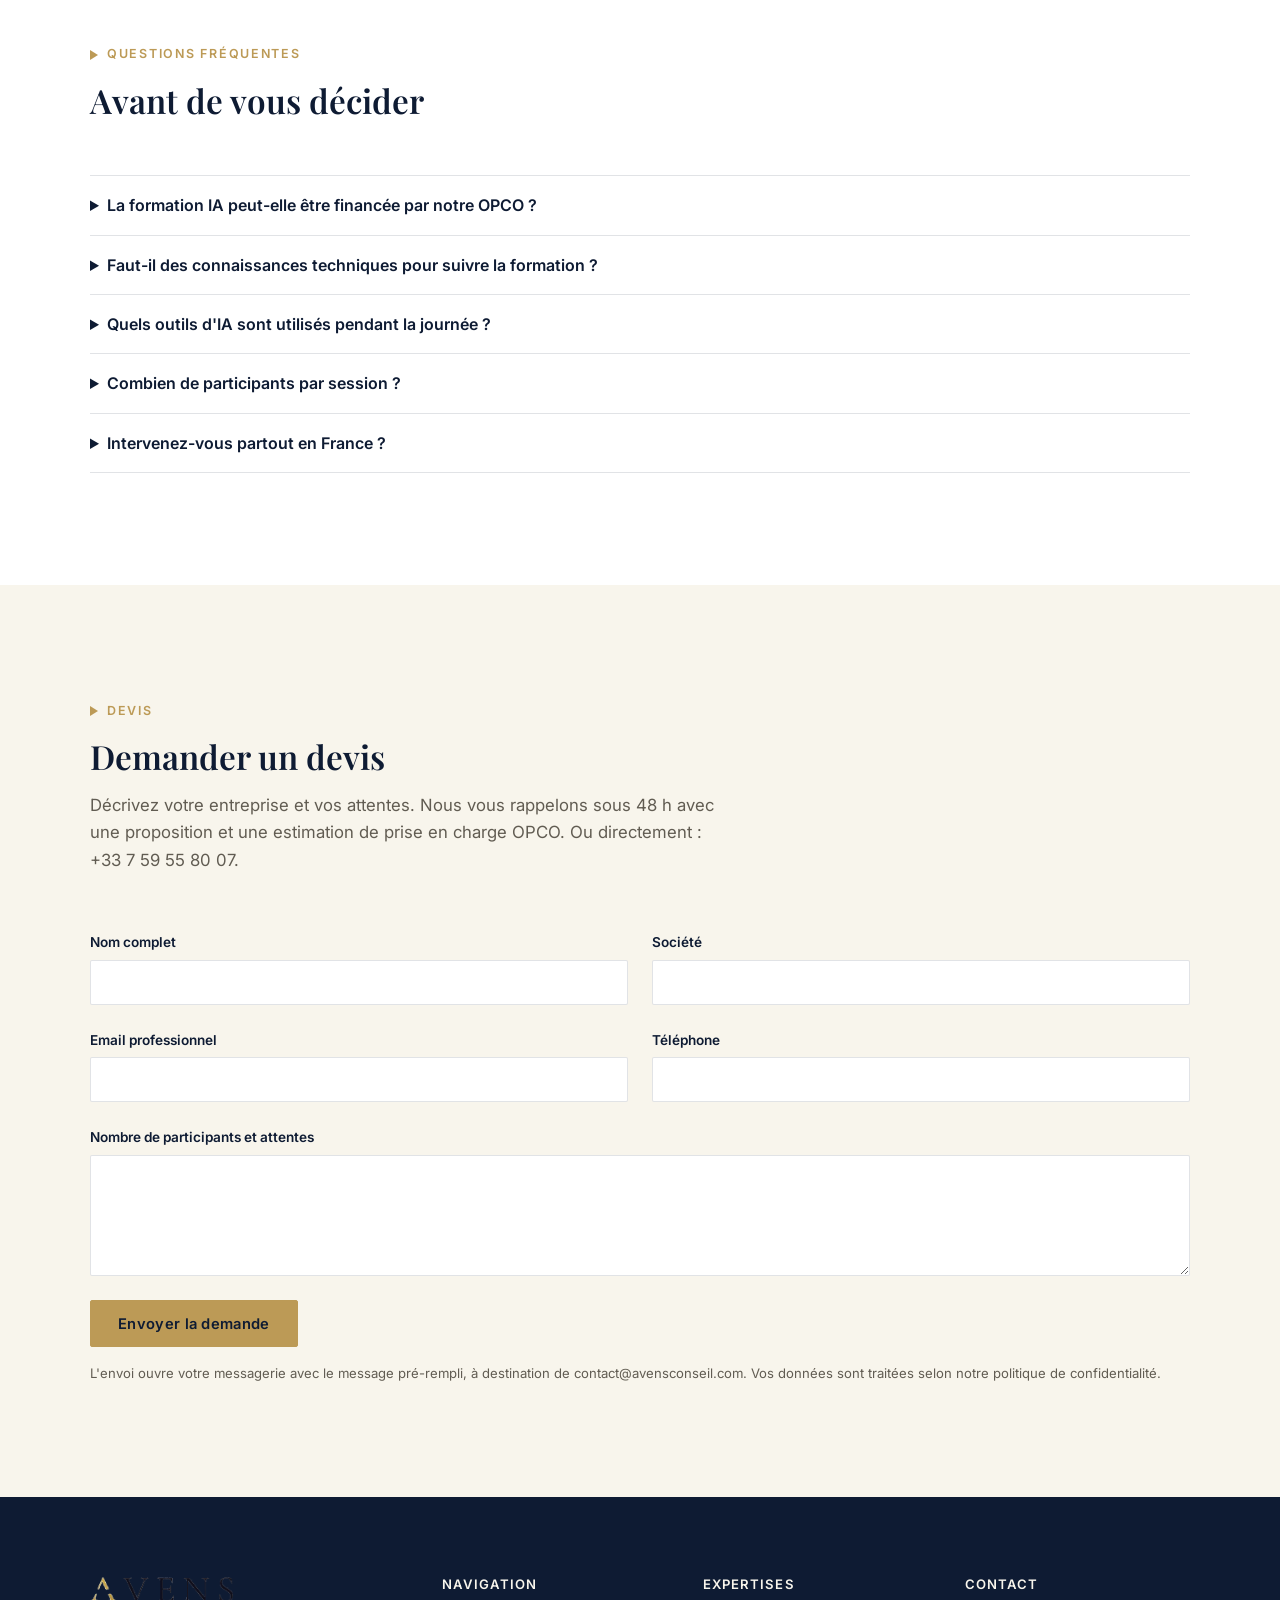
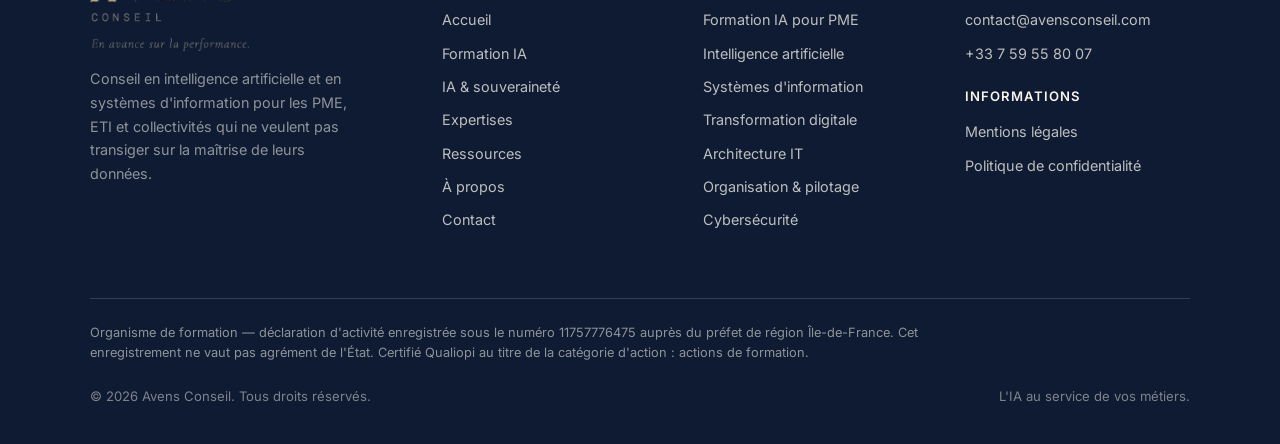
<file: formation-ia.html>
<!DOCTYPE html>
<html lang="fr">
<head>
<meta charset="UTF-8">
<meta name="viewport" content="width=device-width, initial-scale=1.0">
<title>Formation IA pour PME — 1 jour intra-entreprise, financement OPCO possible | Avens Conseil</title>
<link rel="canonical" href="https://avensconseil.com/formation-ia.html">
<meta property="og:type" content="website">
<meta property="og:locale" content="fr_FR">
<meta property="og:site_name" content="Avens Conseil">
<meta property="og:url" content="https://avensconseil.com/formation-ia.html">
<meta property="og:title" content="Formation IA pour PME — 1 jour intra-entreprise, financement OPCO possible | Avens Conseil">
<meta property="og:description" content="Formation IA intra-entreprise d'une journée pour PME : principes de l'IA, souveraineté des données, sécurité, cas d'usage métiers. 4 à 10 participants, dans vos locaux. Financement OPCO possible.">
<meta property="og:image" content="https://avensconseil.com/og-image.png">
<meta property="og:image:width" content="1200">
<meta property="og:image:height" content="630">
<meta property="og:image:alt" content="Avens Conseil — L'IA utile à vos métiers, sans céder vos données">
<meta name="twitter:card" content="summary_large_image">
<meta name="twitter:title" content="Formation IA pour PME — 1 jour intra-entreprise, financement OPCO possible | Avens Conseil">
<meta name="twitter:description" content="Formation IA intra-entreprise d'une journée pour PME : principes de l'IA, souveraineté des données, sécurité, cas d'usage métiers. 4 à 10 participants, dans vos locaux. Financement OPCO possible.">
<meta name="twitter:image" content="https://avensconseil.com/og-image.png">
<meta name="description" content="Formation IA intra-entreprise d'une journée pour PME : principes de l'IA, souveraineté des données, sécurité, cas d'usage métiers. 4 à 10 participants, dans vos locaux. Financement OPCO possible.">
<link rel="icon" href="favicon.svg" type="image/svg+xml">
<link rel="preconnect" href="https://fonts.googleapis.com">
<link rel="preconnect" href="https://fonts.gstatic.com" crossorigin>
<link href="https://fonts.googleapis.com/css2?family=Playfair+Display:wght@500;600;700&family=Inter:wght@400;500;600;700&display=swap" rel="stylesheet">
<link rel="stylesheet" href="style.css">
<link rel="stylesheet" href="style-additions.css">
<style>
.facts-grid{display:grid;grid-template-columns:repeat(5,1fr);gap:1px;background:var(--line);border:1px solid var(--line);margin-top:var(--space-4)}
.fact{background:var(--white);padding:var(--space-3)}
.fact span{display:block;font-size:.8rem;color:var(--ink-soft);margin-bottom:.35rem}
.fact strong{font-weight:600;color:var(--navy)}
.qualiopi-band{display:flex;gap:var(--space-2);align-items:flex-start;border-left:3px solid var(--gold);padding:var(--space-2) var(--space-3);background:var(--cream);margin-top:var(--space-3);max-width:760px}
.qualiopi-band p{margin:0;font-size:.95rem}
.program{border:1px solid var(--line);margin-top:var(--space-4)}
.slot{display:grid;grid-template-columns:120px 1fr;border-top:1px solid var(--line)}
.slot:first-child{border-top:none}
.slot__time{background:var(--cream);padding:var(--space-3);font-family:var(--font-display);font-size:1.1rem;color:var(--navy);border-right:1px solid var(--line)}
.slot__body{padding:var(--space-3)}
.slot__body h3{font-family:var(--font-body);font-size:1.02rem;font-weight:600}
.slot__body p{margin-top:.5rem;color:var(--ink-soft);font-size:.95rem}
.slot--pause .slot__time,.slot--pause .slot__body{padding-block:.7rem;font-size:.9rem;color:var(--ink-soft)}
.slot--pause .slot__time{font-family:var(--font-body)}
.fiche-grid{display:grid;grid-template-columns:repeat(3,1fr);gap:var(--space-4)}
.price-grid{display:grid;grid-template-columns:1fr 1.4fr;gap:var(--space-5);align-items:center}
.price{font-family:var(--font-display);font-size:clamp(2rem,4vw,2.8rem);color:var(--navy);line-height:1.1}
.price small{display:block;font-family:var(--font-body);font-size:.95rem;color:var(--ink-soft);margin-top:.6rem}
.price-grid ul{padding-left:1.2rem;color:var(--ink-soft)}
.price-grid li{margin-bottom:.6rem}
.faq details{border-top:1px solid var(--line);padding:var(--space-2) 0}
.faq details:last-of-type{border-bottom:1px solid var(--line)}
.faq summary{cursor:pointer;font-weight:600;color:var(--navy)}
.faq details p{margin-top:.6rem;color:var(--ink-soft);font-size:.95rem;max-width:720px}
@media (max-width:900px){.facts-grid{grid-template-columns:1fr 1fr}.fiche-grid{grid-template-columns:1fr 1fr}.price-grid{grid-template-columns:1fr}}
@media (max-width:600px){.facts-grid,.fiche-grid{grid-template-columns:1fr}.slot{grid-template-columns:1fr}.slot__time{border-right:none;border-bottom:1px solid var(--line);padding-block:.6rem}}
</style>
<script type="application/ld+json">
{"@context":"https://schema.org","@graph":[
{"@type":"Course","name":"Formation IA pour PME : principes, souveraineté, sécurité, cas d'usage","description":"Formation intra-entreprise d'une journée pour les équipes de PME : principes de l'IA, souveraineté des données, sécurité, cas d'usage métiers. Financement OPCO possible.","provider":{"@type":"Organization","name":"Avens Conseil","url":"https://avensconseil.com/"},"offers":{"@type":"Offer","price":"1900","priceCurrency":"EUR","description":"Journée intra-entreprise, jusqu'à 10 participants, hors frais de déplacement"},"hasCourseInstance":{"@type":"CourseInstance","courseMode":"onsite","courseWorkload":"PT7H"}},
{"@type":"FAQPage","mainEntity":[
{"@type":"Question","name":"La formation IA peut-elle être financée par notre OPCO ?","acceptedAnswer":{"@type":"Answer","text":"Oui. La formation est éligible à une prise en charge par votre OPCO. Le dossier de financement est préparé avec vous avant la session."}},
{"@type":"Question","name":"Faut-il des connaissances techniques ?","acceptedAnswer":{"@type":"Answer","text":"Non, aucun prérequis. La formation s'adresse aux dirigeants, managers et équipes métiers."}},
{"@type":"Question","name":"Combien de participants par session ?","acceptedAnswer":{"@type":"Answer","text":"De 4 à 10 participants."}}
]}
]}
</script>
</head>
<body>

<header class="site-header">
  <div class="header-strip"></div>
  <div class="container header-inner">
    <a href="index.html" class="logo">
      <img class="logo-img" src="logo-avens.webp" alt="Avens Conseil" width="190" height="93">
    </a>
    <nav class="nav" aria-label="Navigation principale">
      <ul class="nav-links">
        <li><a href="index.html">Accueil</a></li>
        <li><a href="ia.html">IA &amp; souveraineté</a></li>
        <li><a href="services.html#cy">Cybersécurité</a></li>
        <li><a href="services.html">Expertises</a></li>
        <li><a href="ressources.html">Ressources</a></li>
        <li><a href="apropos.html">À propos</a></li>
        <li><a href="contact.html">Contact</a></li>
      </ul>
      <div class="header-cta">
        <a href="contact.html" class="btn btn--primary">Nous contacter</a>
      </div>
      <button class="nav-toggle" aria-label="Ouvrir le menu" aria-expanded="false">
        <span></span><span></span><span></span>
      </button>
    </nav>
  </div>
</header>

<main>

<section class="page-hero">
  <div class="container">
    <p class="eyebrow eyebrow--light">Formation intra-entreprise · Financement OPCO possible</p>
    <h1>Former vos équipes à l'IA, sans que vos données vous échappent.</h1>
    <p>Une journée de formation dans vos locaux pour comprendre ce que l'IA change dans vos métiers, l'utiliser en sécurité et décider en connaissance de cause. Financement OPCO possible.</p>
    <div class="hero-actions">
      <a href="#devis" class="btn btn--primary">Demander un devis</a>
      <a href="#programme" class="btn btn--outline-light">Voir le programme</a>
    </div>
  </div>
</section>

<section class="section section--white">
  <div class="container">
    <div class="section-head reveal">
      <p class="eyebrow">Pour qui</p>
      <h2 class="section-title">Pour les PME qui veulent avancer sans se mettre en danger</h2>
      <p class="section-lead">Vos collaborateurs utilisent déjà ChatGPT ou Copilot, souvent sans cadre. Cette formation donne à chacun les repères pour en tirer parti, et à la direction les moyens de fixer les règles.</p>
    </div>
    <div class="facts-grid reveal">
      <div class="fact"><span>Format</span><strong>Intra-entreprise, dans vos locaux</strong></div>
      <div class="fact"><span>Durée</span><strong>1 jour (7 h)</strong></div>
      <div class="fact"><span>Participants</span><strong>4 à 10 personnes</strong></div>
      <div class="fact"><span>Public</span><strong>Dirigeants, managers, équipes métiers</strong></div>
      <div class="fact"><span>Financement</span><strong>Financement OPCO possible</strong></div>
    </div>
    <div class="qualiopi-band reveal">
      <p><strong>Financement via votre OPCO.</strong> Cette formation est éligible à une prise en charge par votre opérateur de compétences. Nous préparons le dossier de financement et la convention de formation avec vous, avant la session.</p>
    </div>
    <div class="qualiopi-band reveal">
      <!-- Logo Qualiopi officiel à insérer ici (fichier fourni par le certificateur) -->
      <p><strong>Organisme de formation certifié Qualiopi.</strong> La certification qualité a été délivrée au titre de la catégorie d'action suivante : actions de formation. Déclaration d'activité enregistrée sous le numéro 11757776475 auprès du préfet de région Île-de-France. Cet enregistrement ne vaut pas agrément de l'État.</p>
    </div>
  </div>
</section>

<section class="section" id="programme">
  <div class="container">
    <div class="section-head reveal">
      <p class="eyebrow">Programme</p>
      <h2 class="section-title">La journée, heure par heure</h2>
      <p class="section-lead">Chaque module alterne explication, démonstration sur des cas de votre secteur et exercice pratique par les participants.</p>
    </div>
    <div class="program reveal">
      <div class="slot"><div class="slot__time">9h00</div><div class="slot__body"><h3>Module 1 — Les principes de l'IA</h3><p>Comment fonctionne un modèle de langage, ce qu'est un prompt, pourquoi l'IA se trompe avec assurance. Démonstration en direct sur des documents de votre activité.</p></div></div>
      <div class="slot"><div class="slot__time">10h45</div><div class="slot__body"><h3>Module 2 — Souveraineté des données</h3><p>Où partent vos données quand vous utilisez un outil d'IA. Hébergement, entraînement des modèles, RGPD, AI Act. Grille de choix d'un outil selon la sensibilité des informations.</p></div></div>
      <div class="slot slot--pause"><div class="slot__time">12h30</div><div class="slot__body">Déjeuner</div></div>
      <div class="slot"><div class="slot__time">13h30</div><div class="slot__body"><h3>Module 3 — Sécurité au quotidien</h3><p>Fuites d'information, injection de prompt, deepfakes et fraude au président. Les réflexes à adopter et le contenu d'une charte d'usage, rédigée en atelier.</p></div></div>
      <div class="slot"><div class="slot__time">15h00</div><div class="slot__body"><h3>Module 4 — Cas d'usage dans vos métiers (atelier)</h3><p>Commercial, administratif, production, RH, comptabilité : chaque participant identifie et teste un cas d'usage sur son propre poste. Restitution et plan d'action à 90 jours.</p></div></div>
      <div class="slot slot--pause"><div class="slot__time">17h00</div><div class="slot__body">Évaluation des acquis et bilan de la journée</div></div>
    </div>
  </div>
</section>

<section class="section section--white" id="fiche">
  <div class="container">
    <div class="section-head reveal">
      <p class="eyebrow">Fiche formation</p>
      <h2 class="section-title">Ce que vos équipes sauront faire</h2>
    </div>
    <div class="values-grid reveal">
      <div class="value-item"><h3>Comprendre</h3><p>Expliquer comment fonctionne un modèle d'IA et ce qu'il ne sait pas faire.</p></div>
      <div class="value-item"><h3>Protéger</h3><p>Identifier ce qui peut, ou non, être confié à un outil d'IA : données clients, RH, contrats.</p></div>
      <div class="value-item"><h3>Choisir</h3><p>Sélectionner des outils hébergés en Europe, conformes au RGPD et à l'AI Act.</p></div>
      <div class="value-item"><h3>Appliquer</h3><p>Repérer trois cas d'usage concrets dans son poste et rédiger la charte d'usage de l'entreprise.</p></div>
    </div>
    <div class="fiche-grid reveal" style="margin-top:var(--space-5)">
      <div class="value-item"><h3>Prérequis</h3><p>Aucun. Utiliser un ordinateur et un navigateur au quotidien suffit.</p></div>
      <div class="value-item"><h3>Modalités</h3><p>Présentiel dans vos locaux. Un formateur, un ordinateur par participant, supports remis en fin de session.</p></div>
      <div class="value-item"><h3>Méthodes pédagogiques</h3><p>Exposés courts, démonstrations, ateliers sur vos propres cas, quiz.</p></div>
      <div class="value-item"><h3>Évaluation</h3><p>Quiz de positionnement en amont, évaluation des acquis en fin de journée, attestation de formation.</p></div>
      <div class="value-item"><h3>Délai d'accès</h3><p>Sous 3 semaines après signature de la convention, selon vos disponibilités.</p></div>
      <div class="value-item"><h3>Accessibilité</h3><p>Formation adaptable aux personnes en situation de handicap. Contactez-nous en amont pour définir les aménagements.</p></div>
    </div>
  </div>
</section>

<section class="section" id="missions">
  <div class="container">
    <div class="section-head reveal">
      <p class="eyebrow">Ils l'ont suivie</p>
      <h2 class="section-title">Trois formations récentes</h2>
      <p class="section-lead">Les noms de nos clients sont confidentiels ; les missions sont réelles.</p>
    </div>
    <div class="usecase-grid reveal">
      <div class="usecase-card">
        <span class="usecase-card__fn">BTP · PME industrielle</span>
        <h3>Usages de l'IA sur les métiers transverses</h3>
        <p>Fonctions administratives, commerciales et de gestion : principes, sécurité des données, cas d'usage testés par chaque participant sur son poste.</p>
      </div>
      <div class="usecase-card">
        <span class="usecase-card__fn">Automobile · Garage indépendant</span>
        <h3>Performance commerciale en mécanique et vente auto</h3>
        <p>Réponses clients, devis, relances et suivi commercial assistés par l'IA, avec des outils adaptés à une petite structure.</p>
      </div>
      <div class="usecase-card">
        <span class="usecase-card__fn">Secteur public · Commune &lt; 2 000 habitants</span>
        <h3>IA, souveraineté et sécurité des données</h3>
        <p>Élus et agents : ce que l'IA apporte à une collectivité, où partent les données, comment choisir des outils hébergés en Europe et conformes au RGPD.</p>
      </div>
    </div>
  </div>
</section>

<section class="section section--white" id="tarif">
  <div class="container">
    <div class="price-grid reveal">
      <div class="price">1 900 € HT<small>la journée, jusqu'à 10 participants, hors frais de déplacement</small></div>
      <div>
        <ul>
          <li>Prise en charge partielle ou totale possible par votre OPCO.</li>
          <li>Nous préparons avec vous le dossier de financement et la convention de formation.</li>
          <li>Option : demi-journée de suivi à 90 jours pour ancrer les usages.</li>
        </ul>
        <a href="#devis" class="btn btn--primary">Demander un devis</a>
      </div>
    </div>
  </div>
</section>

<section class="quote-block">
  <div class="container">
    <blockquote>« Nous ne formons pas à des outils. Nous formons à décider ce que l'on fait, et ce que l'on ne fait pas, avec eux. »</blockquote>
    <cite>Vanessa Bobezeau<span>Présidente d'Avens Conseil, formatrice. Engagée sur l'hébergement européen et la non-réutilisation de vos données.</span></cite>
  </div>
</section>

<section class="section section--white faq" id="faq">
  <div class="container">
    <div class="section-head reveal">
      <p class="eyebrow">Questions fréquentes</p>
      <h2 class="section-title">Avant de vous décider</h2>
    </div>
    <div class="reveal">
      <details><summary>La formation IA peut-elle être financée par notre OPCO ?</summary><p>Oui. La formation est éligible à une prise en charge par votre OPCO. Nous préparons le dossier de financement avec vous avant la session et vous indiquons le montant restant à votre charge dès le devis.</p></details>
      <details><summary>Faut-il des connaissances techniques pour suivre la formation ?</summary><p>Non. Aucun prérequis : la formation s'adresse aux dirigeants, managers et équipes métiers qui utilisent un ordinateur au quotidien.</p></details>
      <details><summary>Quels outils d'IA sont utilisés pendant la journée ?</summary><p>Des outils hébergés en Europe ou déployables sur votre propre infrastructure, choisis selon la sensibilité de vos données. Aucune donnée de votre entreprise ne sert à entraîner un modèle.</p></details>
      <details><summary>Combien de participants par session ?</summary><p>De 4 à 10 participants, pour garder un format d'atelier où chacun travaille sur ses propres cas d'usage.</p></details>
      <details><summary>Intervenez-vous partout en France ?</summary><p>Oui, la formation se déroule dans vos locaux. Les frais de déplacement sont précisés sur le devis.</p></details>
    </div>
  </div>
</section>

<section class="section" id="devis">
  <div class="container">
    <div class="section-head reveal">
      <p class="eyebrow">Devis</p>
      <h2 class="section-title">Demander un devis</h2>
      <p class="section-lead">Décrivez votre entreprise et vos attentes. Nous vous rappelons sous 48 h avec une proposition et une estimation de prise en charge OPCO. Ou directement : <a href="tel:+33759558007">+33 7 59 55 80 07</a>.</p>
    </div>
    <form id="contact-form" class="reveal">
      <div class="form-grid">
        <div class="form-field"><label for="nom">Nom complet</label><input type="text" id="nom" name="nom" required></div>
        <div class="form-field"><label for="societe">Société</label><input type="text" id="societe" name="societe" required></div>
        <div class="form-field"><label for="email">Email professionnel</label><input type="email" id="email" name="email" required></div>
        <div class="form-field"><label for="telephone">Téléphone</label><input type="tel" id="telephone" name="telephone"></div>
        <input type="hidden" id="sujet" name="sujet" value="Devis formation IA PME">
        <div class="form-field full"><label for="message">Nombre de participants et attentes</label><textarea id="message" name="message" rows="5" required></textarea></div>
      </div>
      <button type="submit" class="btn btn--primary">Envoyer la demande</button>
      <p class="form-note">L'envoi ouvre votre messagerie avec le message pré-rempli, à destination de contact@avensconseil.com. Vos données sont traitées selon notre <a href="confidentialite.html">politique de confidentialité</a>.</p>
    </form>
  </div>
</section>

</main>

<footer class="site-footer">
  <div class="container">
    <div class="footer-grid">
      <div class="footer-brand">
        <a href="index.html" class="logo">
          <img class="logo-img" src="logo-avens.webp" loading="lazy" alt="Avens Conseil" width="190" height="93">
        </a>
        <p>Conseil en intelligence artificielle et en systèmes d'information pour les PME, ETI et collectivités qui ne veulent pas transiger sur la maîtrise de leurs données.</p>
      </div>
      <div class="footer-col">
        <h4>Navigation</h4>
        <ul>
          <li><a href="index.html">Accueil</a></li>
          <li><a href="formation-ia.html">Formation IA</a></li>
          <li><a href="ia.html">IA &amp; souveraineté</a></li>
          <li><a href="services.html">Expertises</a></li>
          <li><a href="ressources.html">Ressources</a></li>
          <li><a href="apropos.html">À propos</a></li>
          <li><a href="contact.html">Contact</a></li>
        </ul>
      </div>
      <div class="footer-col">
        <h4>Expertises</h4>
        <ul>
          <li><a href="formation-ia.html">Formation IA pour PME</a></li>
          <li><a href="ia.html">Intelligence artificielle</a></li>
          <li><a href="services.html#si">Systèmes d'information</a></li>
          <li><a href="services.html#td">Transformation digitale</a></li>
          <li><a href="services.html#ar">Architecture IT</a></li>
          <li><a href="services.html#or">Organisation &amp; pilotage</a></li>
          <li><a href="services.html#cy">Cybersécurité</a></li>
        </ul>
      </div>
      <div class="footer-col">
        <h4>Contact</h4>
        <ul>
          <li><a href="mailto:contact@avensconseil.com">contact@avensconseil.com</a></li>
          <li><a href="tel:+33759558007">+33 7 59 55 80 07</a></li>
        </ul>
        <h4 style="margin-top:var(--space-3)">Informations</h4>
        <ul>
          <li><a href="mentions-legales.html">Mentions légales</a></li>
          <li><a href="confidentialite.html">Politique de confidentialité</a></li>
        </ul>
      </div>
    </div>
    <p class="footer-legal">Organisme de formation — déclaration d'activité enregistrée sous le numéro 11757776475 auprès du préfet de région Île-de-France. Cet enregistrement ne vaut pas agrément de l'État. Certifié Qualiopi au titre de la catégorie d'action : actions de formation.</p>
    <div class="footer-bottom">
      <span>© <span data-year>2026</span> Avens Conseil. Tous droits réservés.</span>
      <span>L'IA au service de vos métiers.</span>
    </div>
  </div>
</footer>

<script src="script.js"></script>
</body>
</html>
</file>
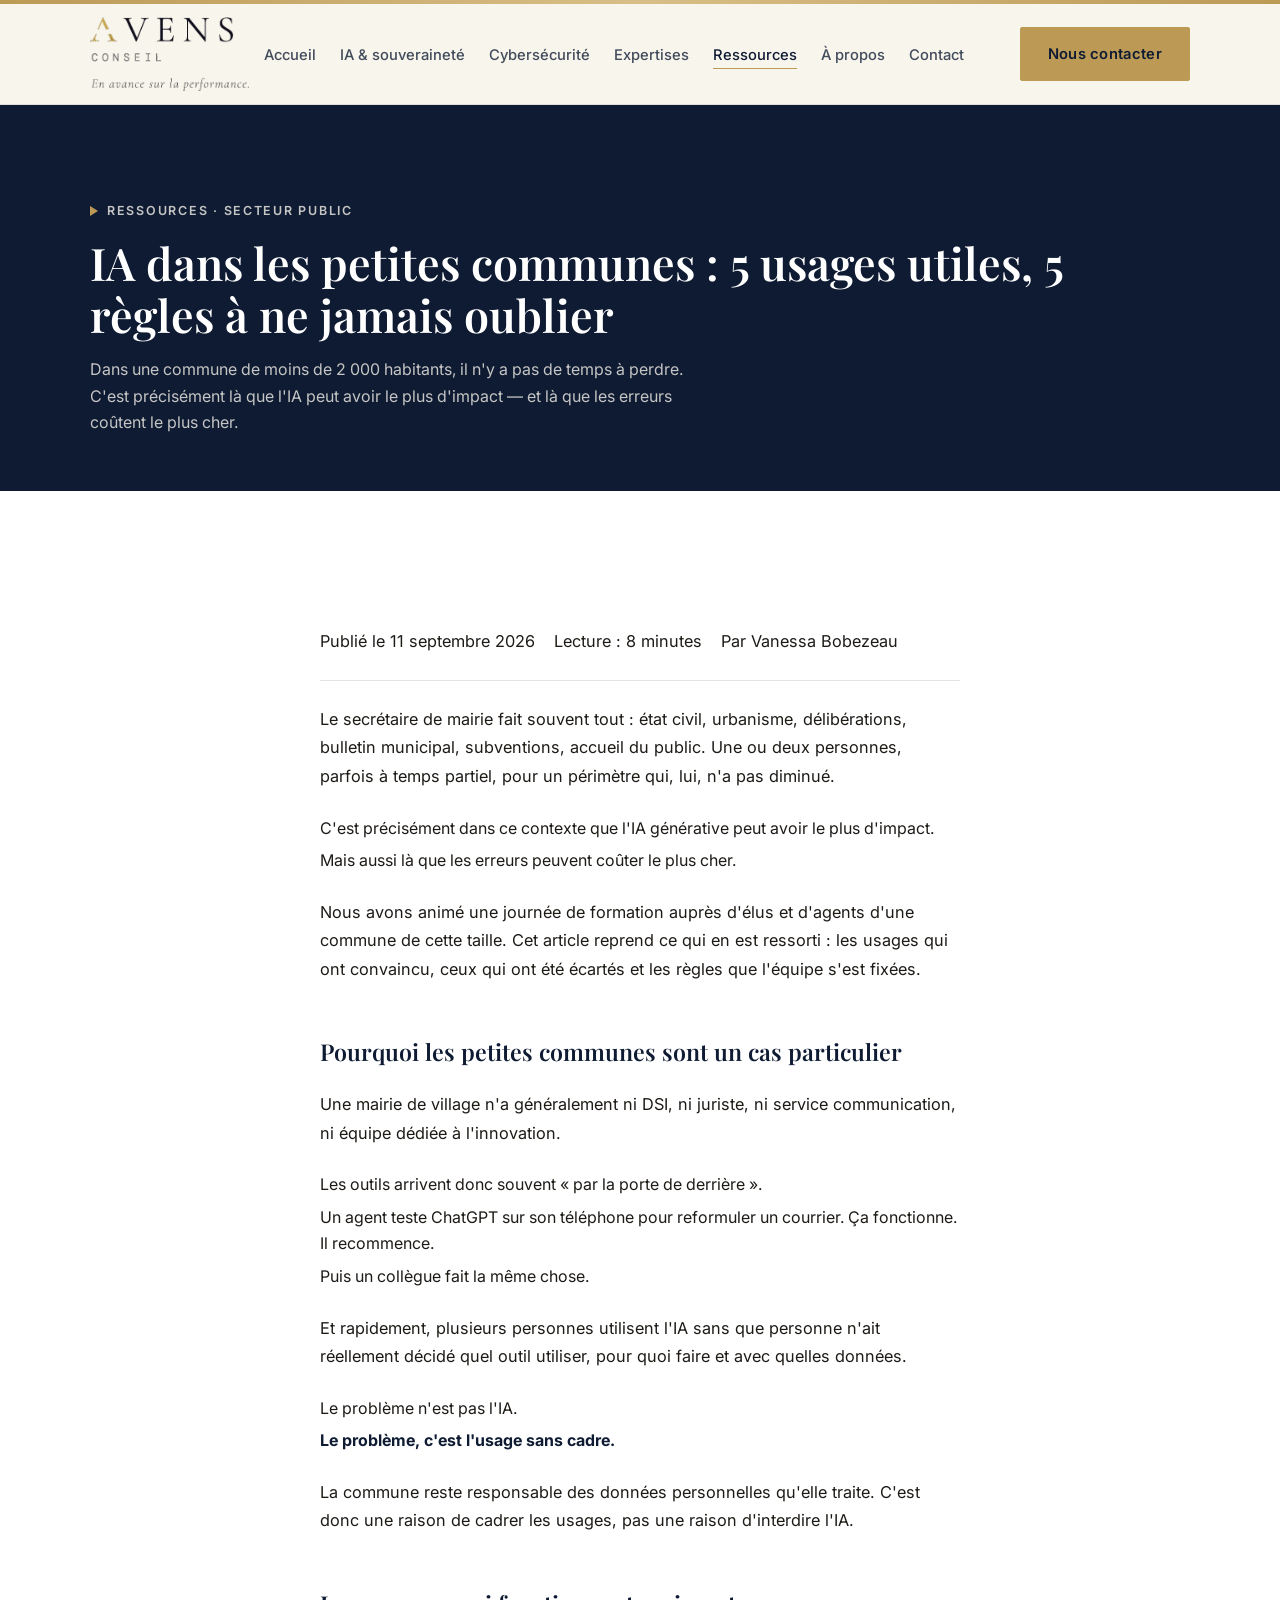
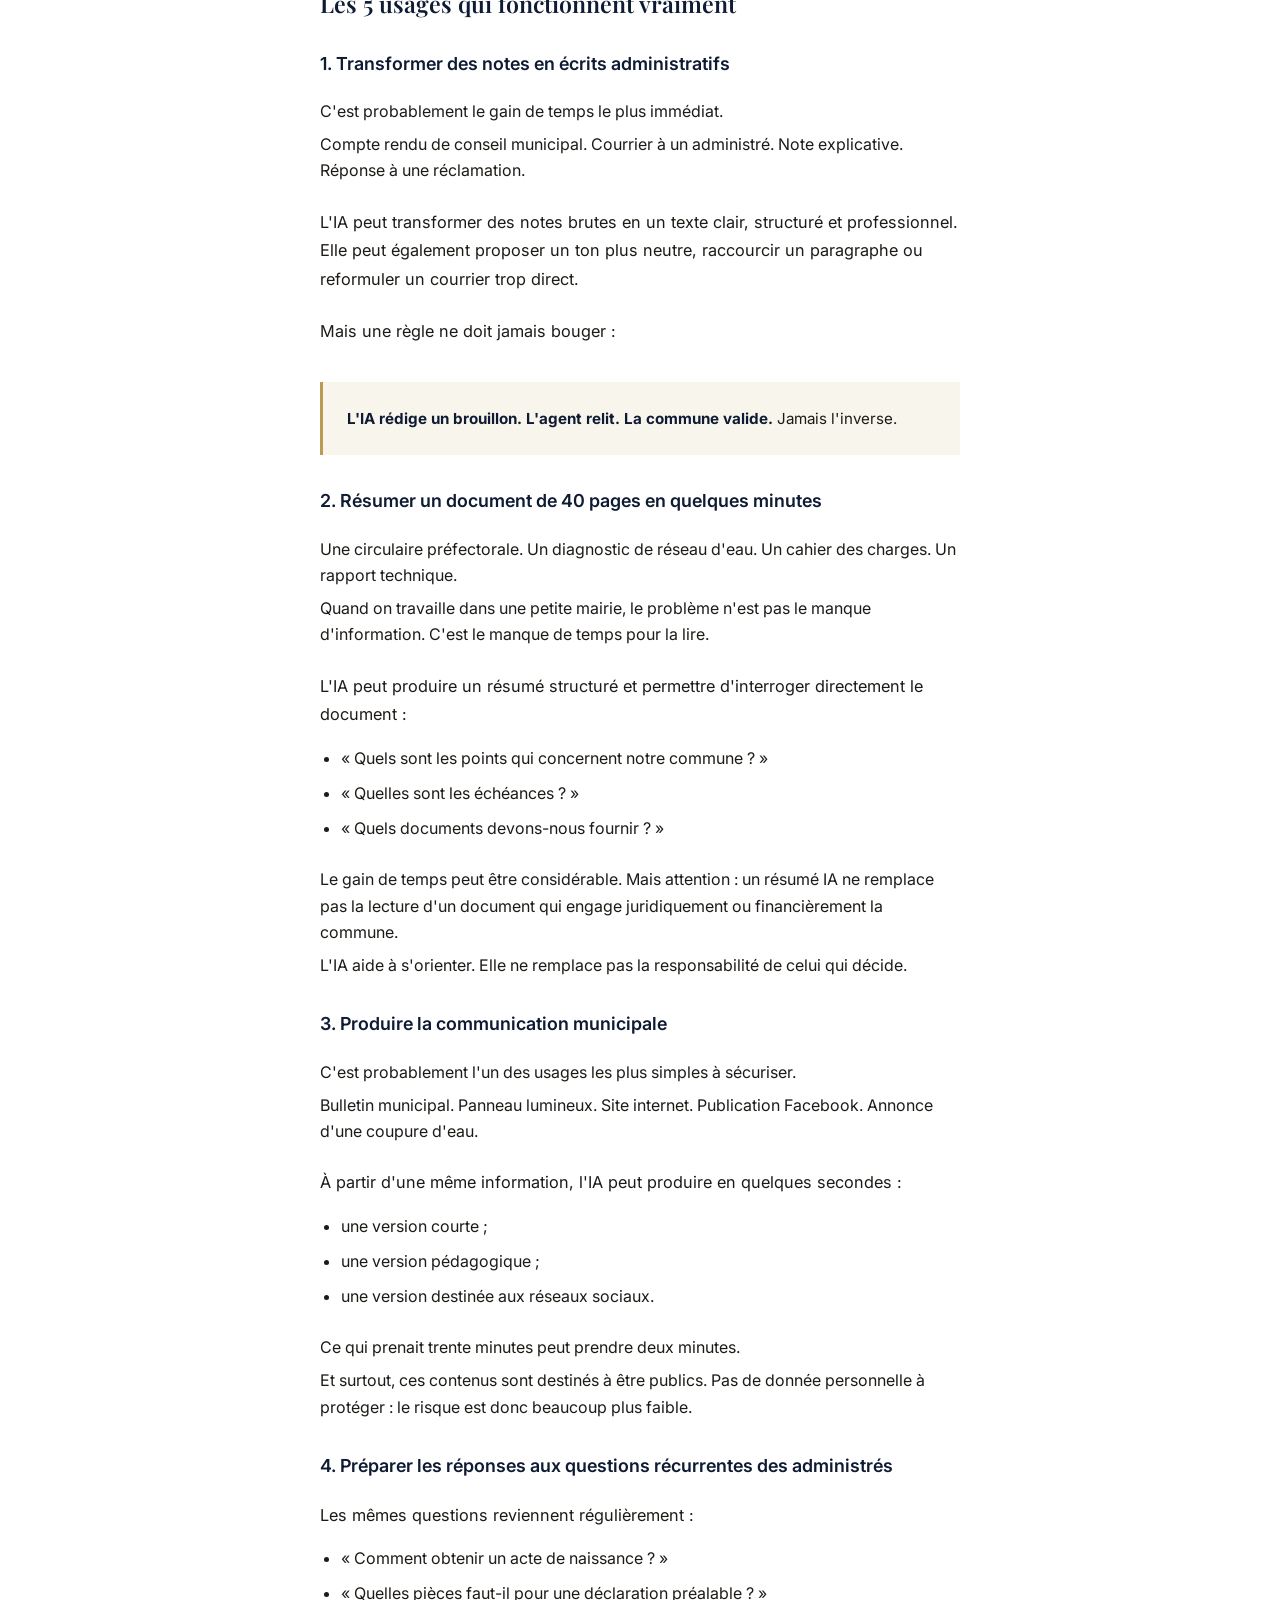
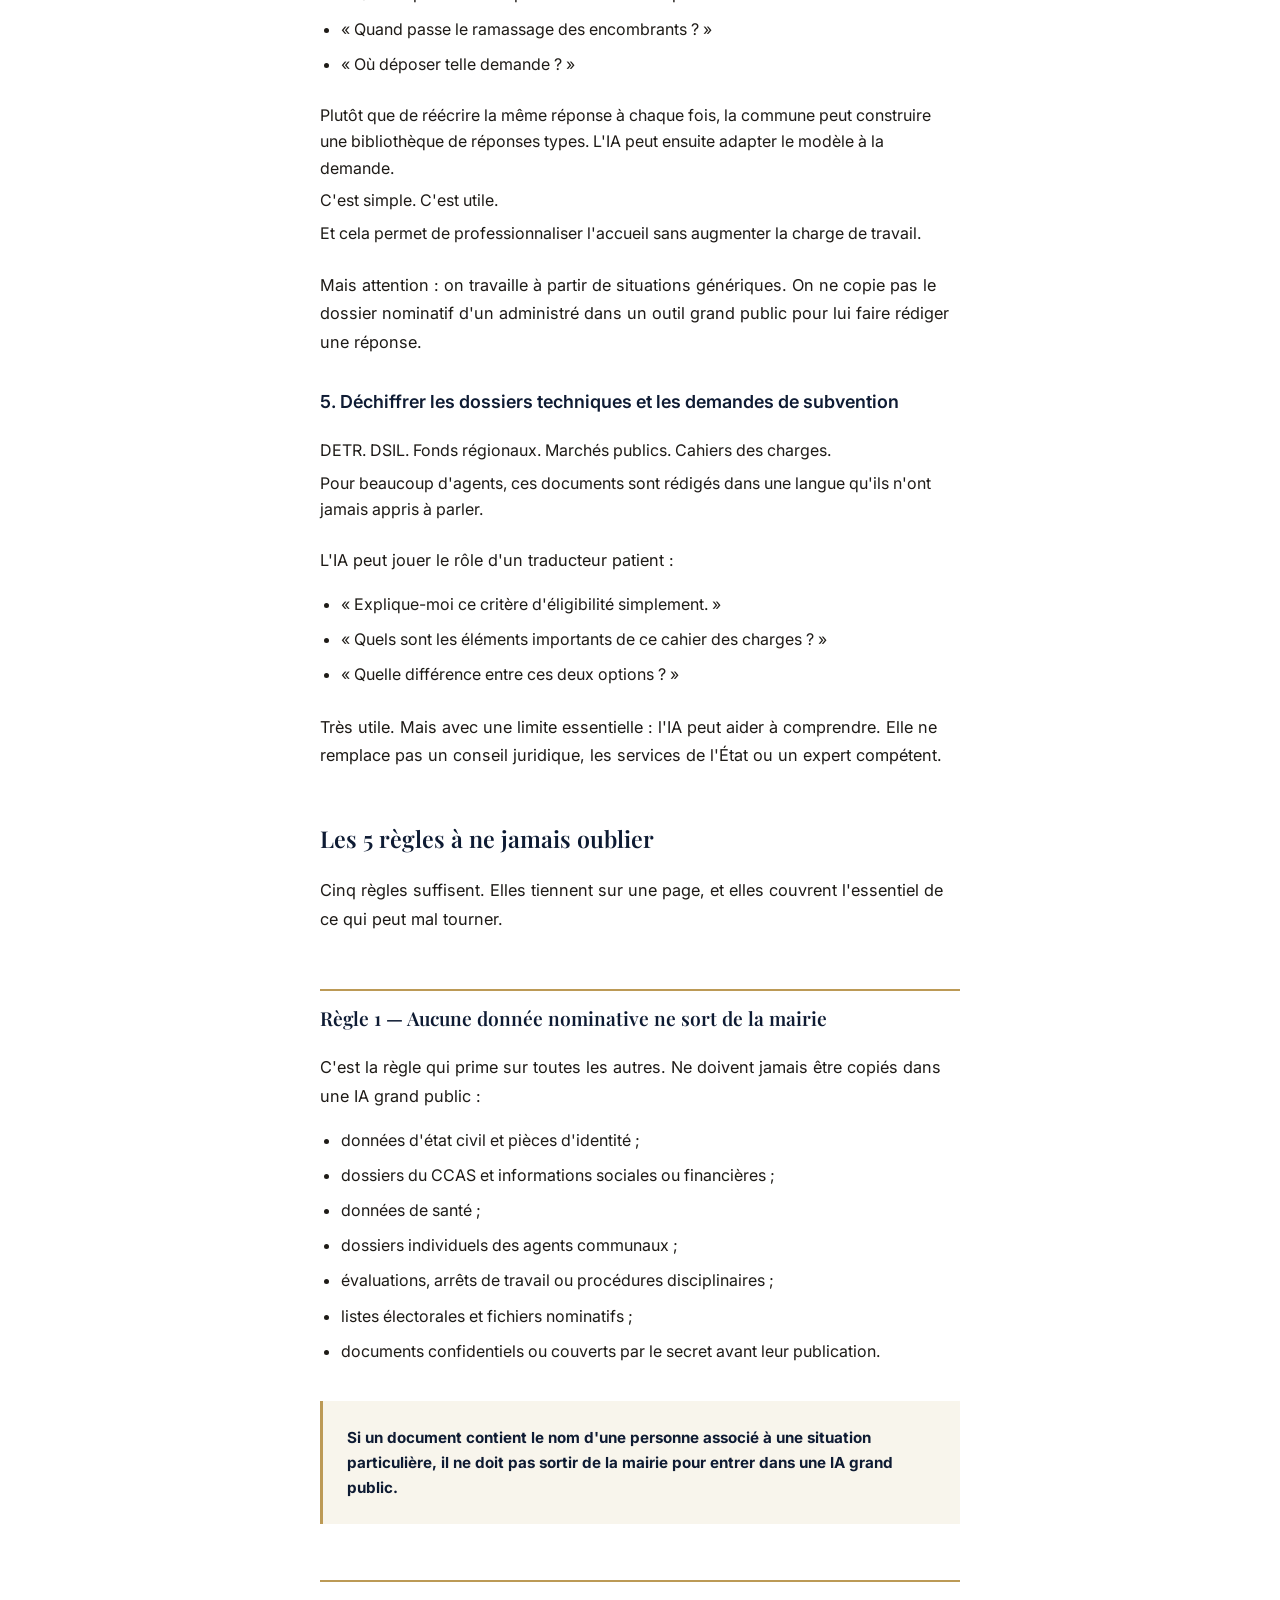
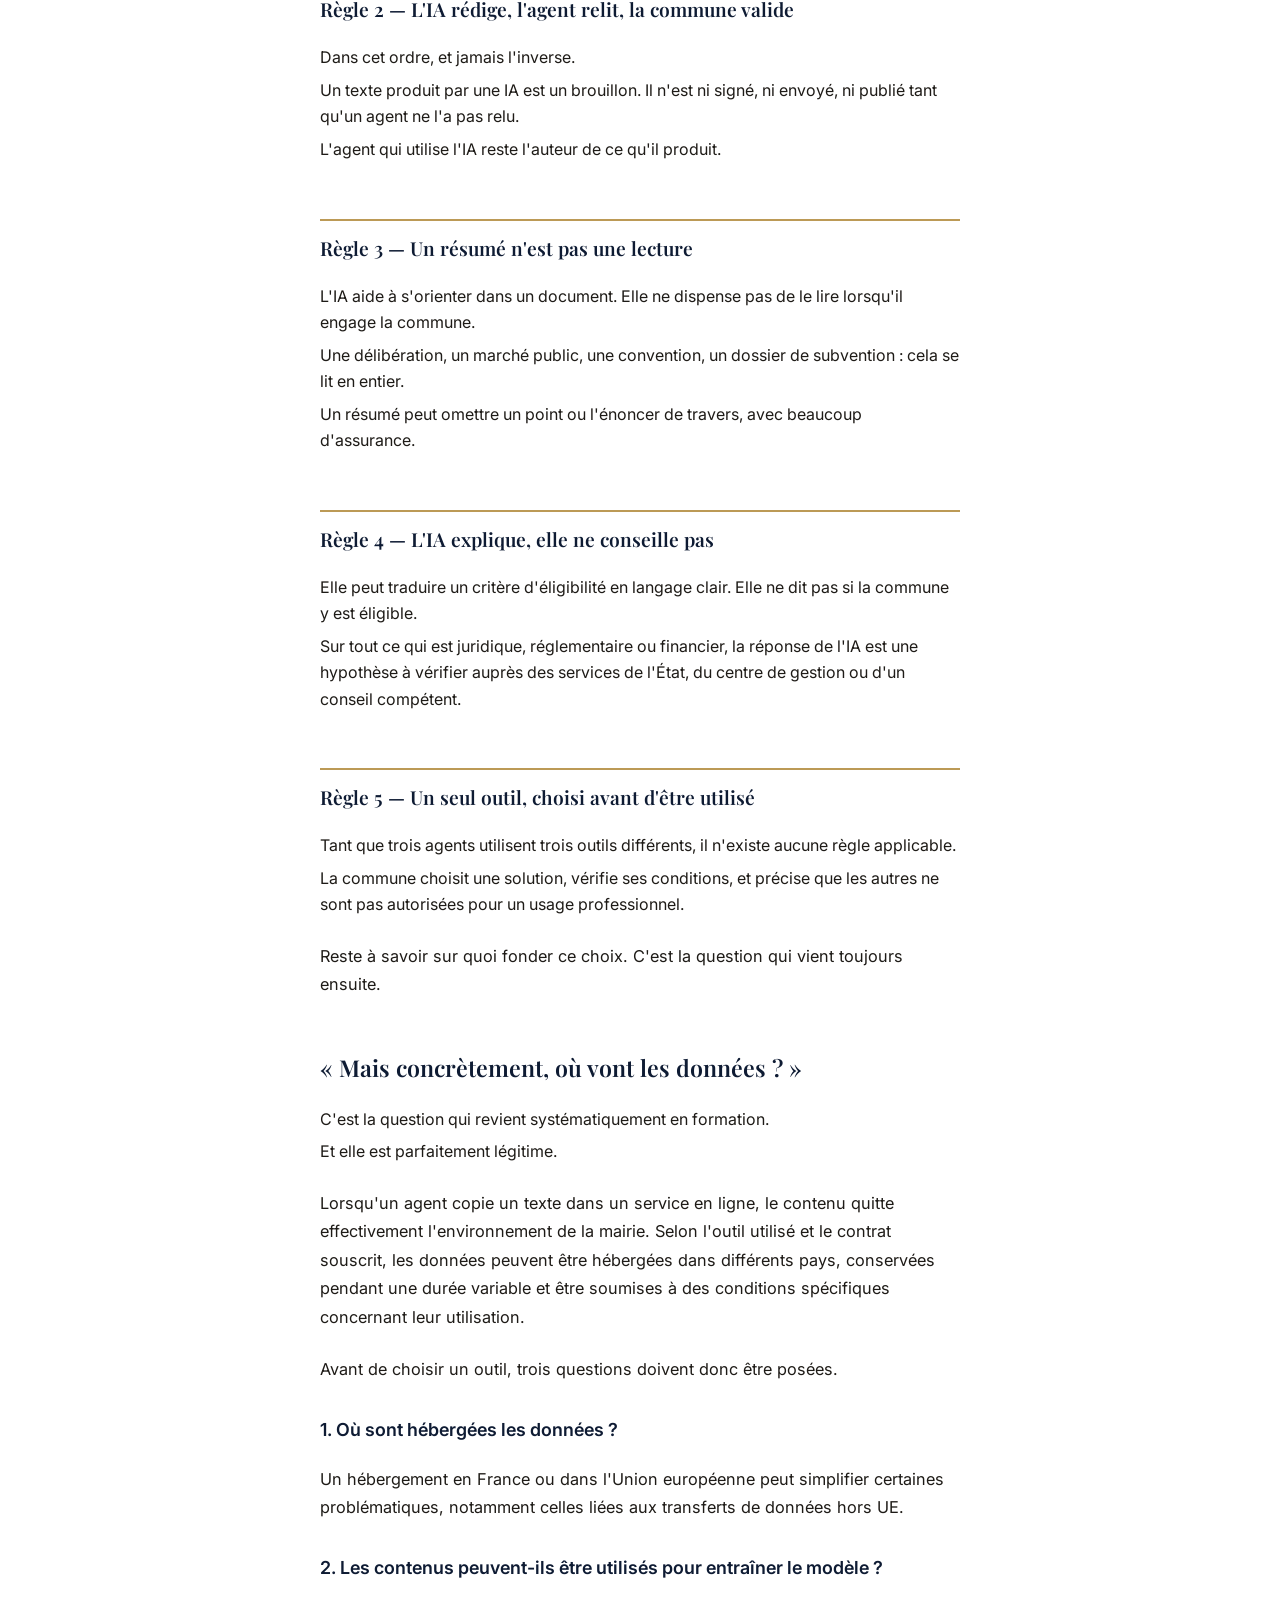
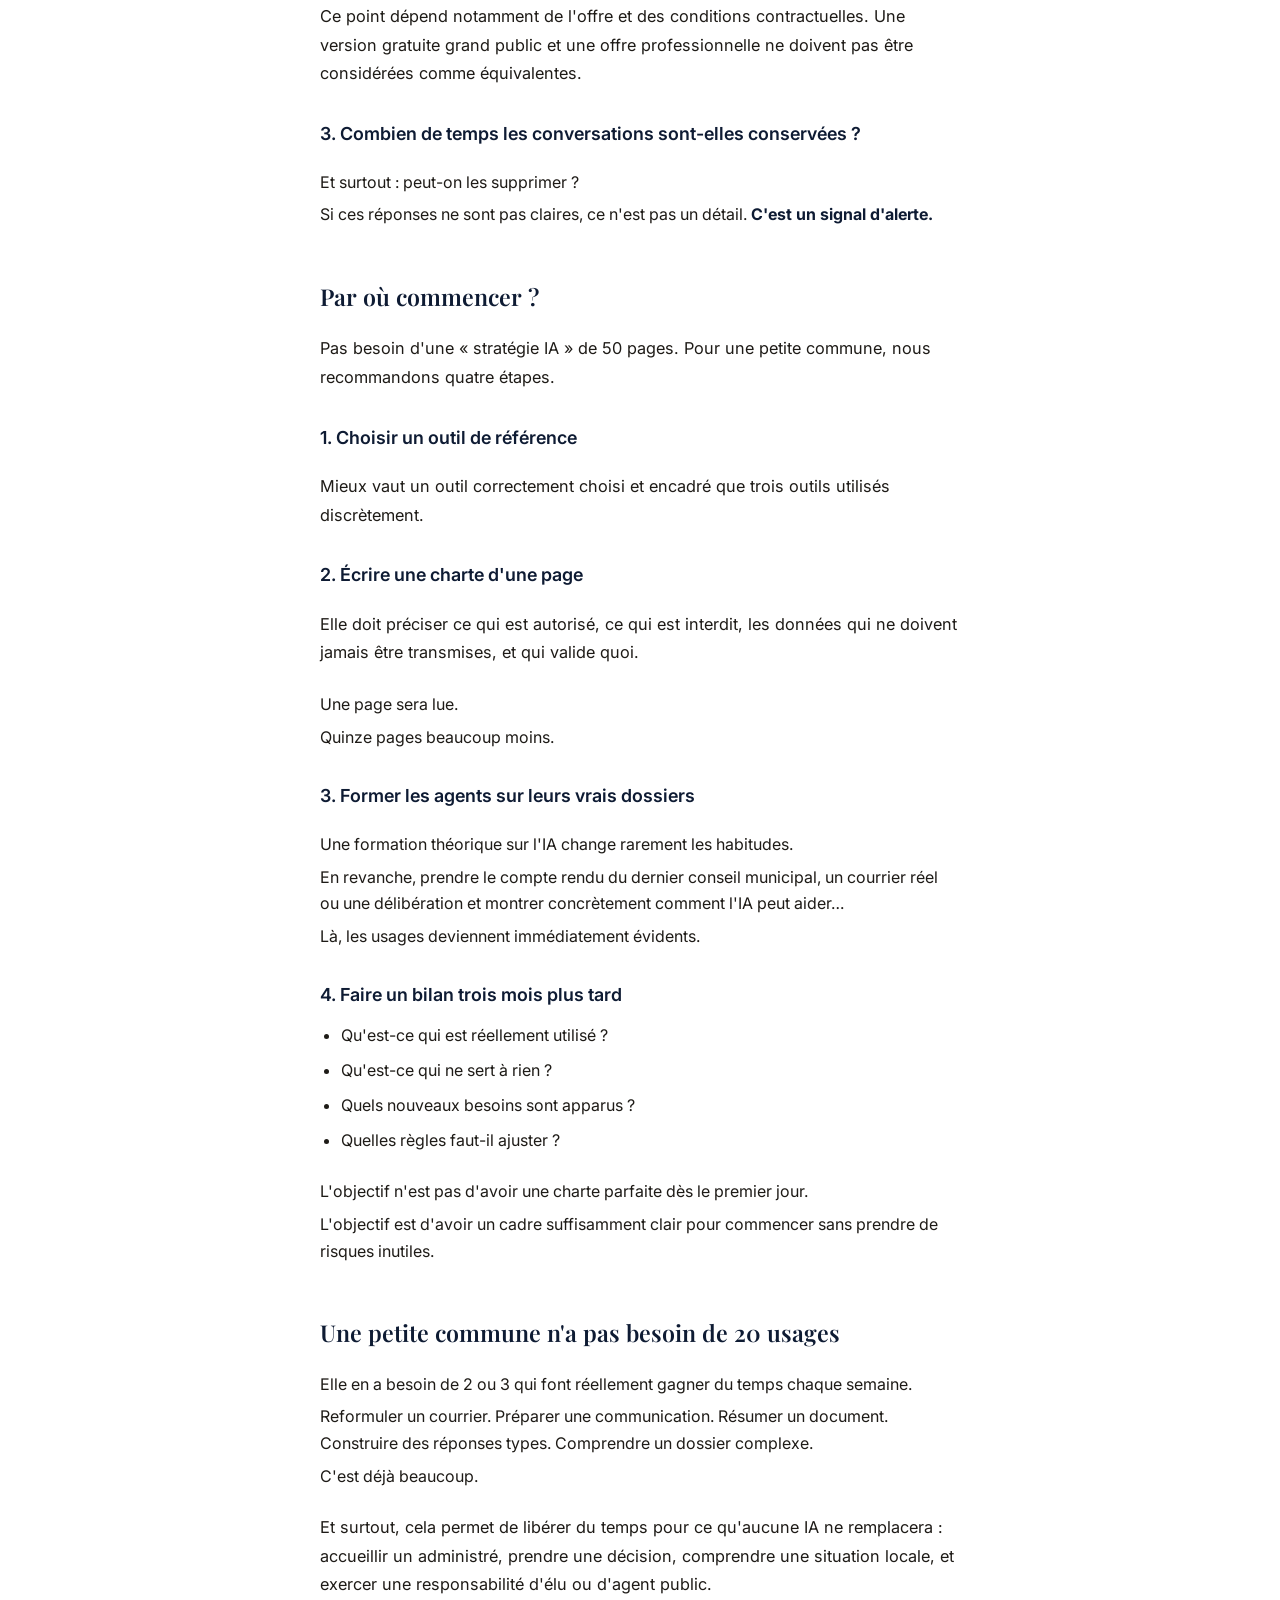
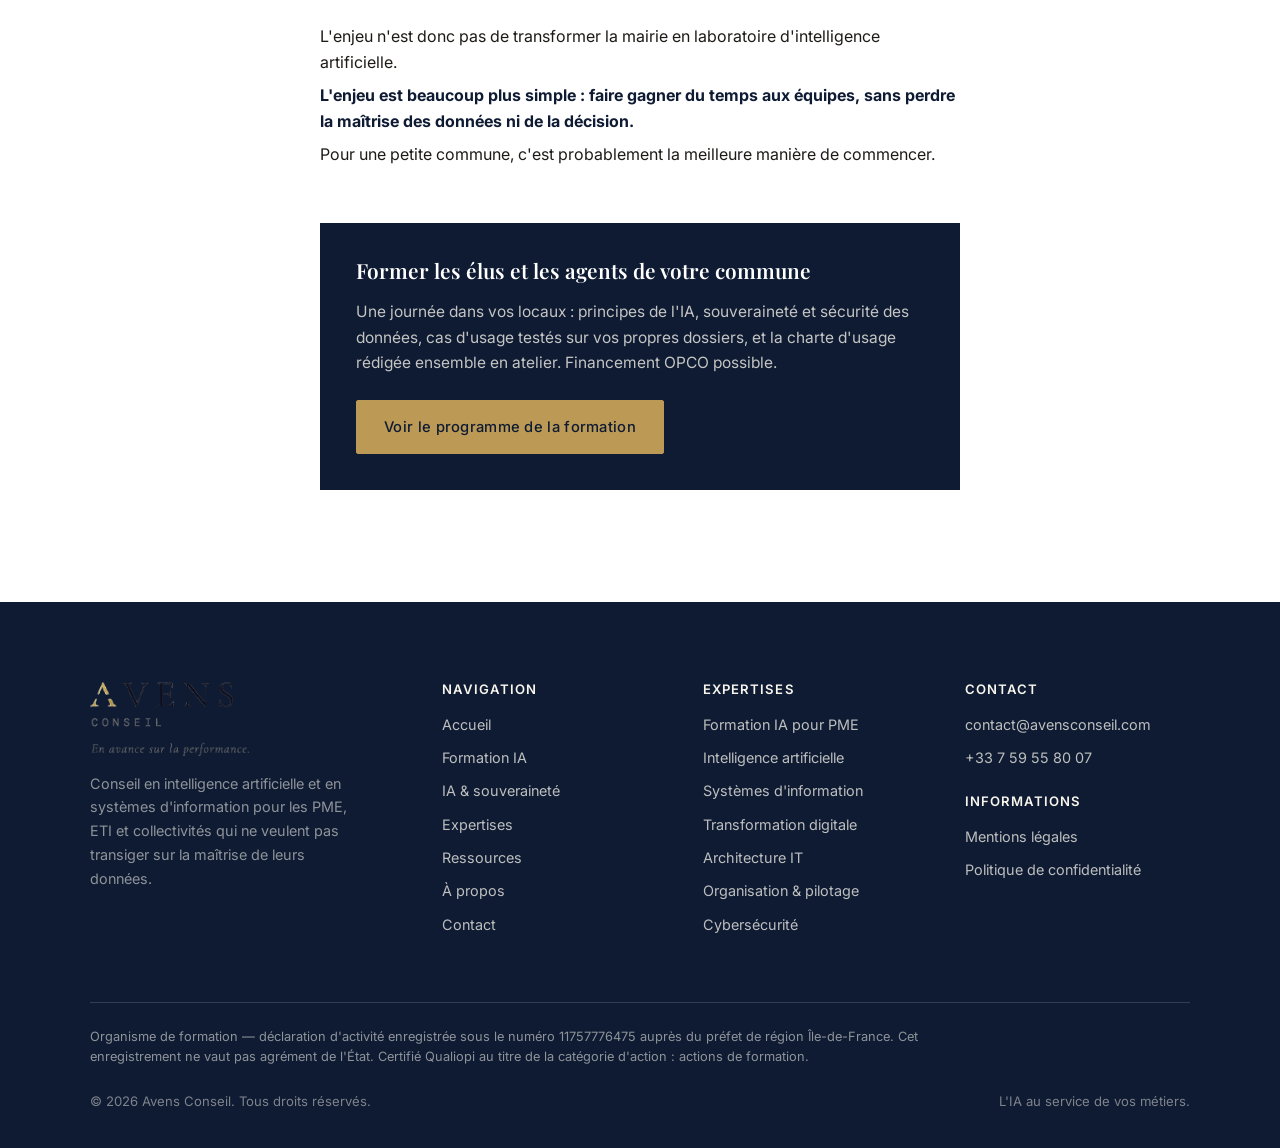
<file: ia-commune-petite-taille.html>
<!DOCTYPE html>
<html lang="fr">
<head>
<meta charset="UTF-8">
<meta name="viewport" content="width=device-width, initial-scale=1.0">
<title>IA dans les petites communes : 5 usages utiles, 5 règles à ne jamais oublier | Avens Conseil</title>
<meta name="description" content="Cinq usages concrets de l'IA pour une commune de moins de 2 000 habitants, et les cinq règles à poser : données nominatives, relecture, lecture des documents engageants, limites du conseil, choix de l'outil.">
<link rel="canonical" href="https://avensconseil.com/ia-commune-petite-taille.html">
<meta property="og:type" content="website">
<meta property="og:locale" content="fr_FR">
<meta property="og:site_name" content="Avens Conseil">
<meta property="og:url" content="https://avensconseil.com/ia-commune-petite-taille.html">
<meta property="og:title" content="IA dans les petites communes : 5 usages utiles, 5 règles à ne jamais oublier | Avens Conseil">
<meta property="og:description" content="Cinq usages concrets de l'IA pour une commune de moins de 2 000 habitants, et les cinq règles à poser : données nominatives, relecture, lecture des documents engageants, limites du conseil, choix de l'outil.">
<meta property="og:image" content="https://avensconseil.com/og-image.png">
<meta property="og:image:width" content="1200">
<meta property="og:image:height" content="630">
<meta property="og:image:alt" content="Avens Conseil — L'IA utile à vos métiers, sans céder vos données">
<meta name="twitter:card" content="summary_large_image">
<meta name="twitter:title" content="IA dans les petites communes : 5 usages utiles, 5 règles à ne jamais oublier | Avens Conseil">
<meta name="twitter:description" content="Cinq usages concrets de l'IA pour une commune de moins de 2 000 habitants, et les cinq règles à poser : données nominatives, relecture, lecture des documents engageants, limites du conseil, choix de l'outil.">
<meta name="twitter:image" content="https://avensconseil.com/og-image.png">
<link rel="icon" href="favicon.svg" type="image/svg+xml">
<link rel="preconnect" href="https://fonts.googleapis.com">
<link rel="preconnect" href="https://fonts.gstatic.com" crossorigin>
<link href="https://fonts.googleapis.com/css2?family=Playfair+Display:wght@500;600;700&family=Inter:wght@400;500;600;700&display=swap" rel="stylesheet">
<link rel="stylesheet" href="style.css">
<link rel="stylesheet" href="style-additions.css">
<script type="application/ld+json">
{
 "@context": "https://schema.org",
 "@type": "Article",
 "headline": "IA dans les petites communes : 5 usages utiles, 5 règles à ne jamais oublier",
 "description": "Cinq usages concrets de l'IA pour une commune de moins de 2 000 habitants, et les cinq règles à poser avant de se lancer.",
 "url": "https://avensconseil.com/ia-commune-petite-taille.html",
 "mainEntityOfPage": {
  "@type": "WebPage",
  "@id": "https://avensconseil.com/ia-commune-petite-taille.html"
 },
 "image": "https://avensconseil.com/og-image.png",
 "datePublished": "2026-09-11",
 "dateModified": "2026-09-11",
 "inLanguage": "fr",
 "author": {
  "@type": "Person",
  "name": "Vanessa Bobezeau",
  "jobTitle": "Présidente",
  "worksFor": {
   "@type": "Organization",
   "name": "Avens Conseil",
   "url": "https://avensconseil.com/"
  }
 },
 "publisher": {
  "@type": "Organization",
  "name": "Avens Conseil",
  "url": "https://avensconseil.com/",
  "logo": {
   "@type": "ImageObject",
   "url": "https://avensconseil.com/logo-avens.png"
  }
 }
}
</script>
</head>
<body>

<header class="site-header">
  <div class="header-strip"></div>
  <div class="container header-inner">
    <a href="index.html" class="logo">
      <img class="logo-img" src="logo-avens.webp" alt="Avens Conseil" width="190" height="93">
    </a>
    <nav class="nav" aria-label="Navigation principale">
      <ul class="nav-links">
        <li><a href="index.html">Accueil</a></li>
        <li><a href="ia.html">IA &amp; souveraineté</a></li>
        <li><a href="services.html#cy">Cybersécurité</a></li>
        <li><a href="services.html">Expertises</a></li>
        <li><a href="ressources.html" aria-current="page">Ressources</a></li>
        <li><a href="apropos.html">À propos</a></li>
        <li><a href="contact.html">Contact</a></li>
      </ul>
      <div class="header-cta">
        <a href="contact.html" class="btn btn--primary">Nous contacter</a>
      </div>
      <button class="nav-toggle" aria-label="Ouvrir le menu" aria-expanded="false">
        <span></span><span></span><span></span>
      </button>
    </nav>
  </div>
</header>

<main>

<article>
<section class="page-hero">
  <div class="container">
    <p class="eyebrow eyebrow--light">Ressources · Secteur public</p>
    <h1>IA dans les petites communes : 5 usages utiles, 5 règles à ne jamais oublier</h1>
    <p>Dans une commune de moins de 2 000 habitants, il n'y a pas de temps à perdre. C'est précisément là que l'IA peut avoir le plus d'impact — et là que les erreurs coûtent le plus cher.</p>
  </div>
</section>

<section class="section section--white">
  <div class="container article">

    <p class="article__meta"><span>Publié le 11 septembre 2026</span><span>Lecture : 8 minutes</span><span>Par Vanessa Bobezeau</span></p>

    <p class="article__lead">Le secrétaire de mairie fait souvent tout : état civil, urbanisme, délibérations, bulletin municipal, subventions, accueil du public. Une ou deux personnes, parfois à temps partiel, pour un périmètre qui, lui, n'a pas diminué.</p>

    <div class="staccato">
      <p>C'est précisément dans ce contexte que l'IA générative peut avoir le plus d'impact.</p>
      <p>Mais aussi là que les erreurs peuvent coûter le plus cher.</p>
    </div>

    <p>Nous avons animé une journée de formation auprès d'élus et d'agents d'une commune de cette taille. Cet article reprend ce qui en est ressorti : les usages qui ont convaincu, ceux qui ont été écartés et les règles que l'équipe s'est fixées.</p>

    <h2>Pourquoi les petites communes sont un cas particulier</h2>

    <p>Une mairie de village n'a généralement ni DSI, ni juriste, ni service communication, ni équipe dédiée à l'innovation.</p>

    <div class="staccato">
      <p>Les outils arrivent donc souvent « par la porte de derrière ».</p>
      <p>Un agent teste ChatGPT sur son téléphone pour reformuler un courrier. Ça fonctionne. Il recommence.</p>
      <p>Puis un collègue fait la même chose.</p>
    </div>

    <p>Et rapidement, plusieurs personnes utilisent l'IA sans que personne n'ait réellement décidé quel outil utiliser, pour quoi faire et avec quelles données.</p>

    <div class="staccato">
      <p>Le problème n'est pas l'IA.</p>
      <p><strong>Le problème, c'est l'usage sans cadre.</strong></p>
    </div>

    <p>La commune reste responsable des données personnelles qu'elle traite. C'est donc une raison de cadrer les usages, pas une raison d'interdire l'IA.</p>

    <h2>Les 5 usages qui fonctionnent vraiment</h2>

    <h3>1. Transformer des notes en écrits administratifs</h3>

    <div class="staccato">
      <p>C'est probablement le gain de temps le plus immédiat.</p>
      <p>Compte rendu de conseil municipal. Courrier à un administré. Note explicative. Réponse à une réclamation.</p>
    </div>

    <p>L'IA peut transformer des notes brutes en un texte clair, structuré et professionnel. Elle peut également proposer un ton plus neutre, raccourcir un paragraphe ou reformuler un courrier trop direct.</p>

    <p>Mais une règle ne doit jamais bouger :</p>

    <div class="callout">
      <p><strong>L'IA rédige un brouillon. L'agent relit. La commune valide.</strong> Jamais l'inverse.</p>
    </div>

    <h3>2. Résumer un document de 40 pages en quelques minutes</h3>

    <div class="staccato">
      <p>Une circulaire préfectorale. Un diagnostic de réseau d'eau. Un cahier des charges. Un rapport technique.</p>
      <p>Quand on travaille dans une petite mairie, le problème n'est pas le manque d'information. C'est le manque de temps pour la lire.</p>
    </div>

    <p>L'IA peut produire un résumé structuré et permettre d'interroger directement le document :</p>

    <ul>
      <li>« Quels sont les points qui concernent notre commune ? »</li>
      <li>« Quelles sont les échéances ? »</li>
      <li>« Quels documents devons-nous fournir ? »</li>
    </ul>

    <div class="staccato">
      <p>Le gain de temps peut être considérable. Mais attention : un résumé IA ne remplace pas la lecture d'un document qui engage juridiquement ou financièrement la commune.</p>
      <p>L'IA aide à s'orienter. Elle ne remplace pas la responsabilité de celui qui décide.</p>
    </div>

    <h3>3. Produire la communication municipale</h3>

    <div class="staccato">
      <p>C'est probablement l'un des usages les plus simples à sécuriser.</p>
      <p>Bulletin municipal. Panneau lumineux. Site internet. Publication Facebook. Annonce d'une coupure d'eau.</p>
    </div>

    <p>À partir d'une même information, l'IA peut produire en quelques secondes :</p>

    <ul>
      <li>une version courte ;</li>
      <li>une version pédagogique ;</li>
      <li>une version destinée aux réseaux sociaux.</li>
    </ul>

    <div class="staccato">
      <p>Ce qui prenait trente minutes peut prendre deux minutes.</p>
      <p>Et surtout, ces contenus sont destinés à être publics. Pas de donnée personnelle à protéger : le risque est donc beaucoup plus faible.</p>
    </div>

    <h3>4. Préparer les réponses aux questions récurrentes des administrés</h3>

    <p>Les mêmes questions reviennent régulièrement :</p>

    <ul>
      <li>« Comment obtenir un acte de naissance ? »</li>
      <li>« Quelles pièces faut-il pour une déclaration préalable ? »</li>
      <li>« Quand passe le ramassage des encombrants ? »</li>
      <li>« Où déposer telle demande ? »</li>
    </ul>

    <div class="staccato">
      <p>Plutôt que de réécrire la même réponse à chaque fois, la commune peut construire une bibliothèque de réponses types. L'IA peut ensuite adapter le modèle à la demande.</p>
      <p>C'est simple. C'est utile.</p>
      <p>Et cela permet de professionnaliser l'accueil sans augmenter la charge de travail.</p>
    </div>

    <p>Mais attention : on travaille à partir de situations génériques. On ne copie pas le dossier nominatif d'un administré dans un outil grand public pour lui faire rédiger une réponse.</p>

    <h3>5. Déchiffrer les dossiers techniques et les demandes de subvention</h3>

    <div class="staccato">
      <p>DETR. DSIL. Fonds régionaux. Marchés publics. Cahiers des charges.</p>
      <p>Pour beaucoup d'agents, ces documents sont rédigés dans une langue qu'ils n'ont jamais appris à parler.</p>
    </div>

    <p>L'IA peut jouer le rôle d'un traducteur patient :</p>

    <ul>
      <li>« Explique-moi ce critère d'éligibilité simplement. »</li>
      <li>« Quels sont les éléments importants de ce cahier des charges ? »</li>
      <li>« Quelle différence entre ces deux options ? »</li>
    </ul>

    <p>Très utile. Mais avec une limite essentielle : l'IA peut aider à comprendre. Elle ne remplace pas un conseil juridique, les services de l'État ou un expert compétent.</p>

    <h2>Les 5 règles à ne jamais oublier</h2>

    <p>Cinq règles suffisent. Elles tiennent sur une page, et elles couvrent l'essentiel de ce qui peut mal tourner.</p>

    <h3 class="rule-h">Règle 1 — Aucune donnée nominative ne sort de la mairie</h3>

    <p>C'est la règle qui prime sur toutes les autres. Ne doivent jamais être copiés dans une IA grand public :</p>

    <ul>
      <li>données d'état civil et pièces d'identité ;</li>
      <li>dossiers du CCAS et informations sociales ou financières ;</li>
      <li>données de santé ;</li>
      <li>dossiers individuels des agents communaux ;</li>
      <li>évaluations, arrêts de travail ou procédures disciplinaires ;</li>
      <li>listes électorales et fichiers nominatifs ;</li>
      <li>documents confidentiels ou couverts par le secret avant leur publication.</li>
    </ul>

    <div class="callout">
      <p><strong>Si un document contient le nom d'une personne associé à une situation particulière, il ne doit pas sortir de la mairie pour entrer dans une IA grand public.</strong></p>
    </div>

    <h3 class="rule-h">Règle 2 — L'IA rédige, l'agent relit, la commune valide</h3>

    <div class="staccato">
      <p>Dans cet ordre, et jamais l'inverse.</p>
      <p>Un texte produit par une IA est un brouillon. Il n'est ni signé, ni envoyé, ni publié tant qu'un agent ne l'a pas relu.</p>
      <p>L'agent qui utilise l'IA reste l'auteur de ce qu'il produit.</p>
    </div>

    <h3 class="rule-h">Règle 3 — Un résumé n'est pas une lecture</h3>

    <div class="staccato">
      <p>L'IA aide à s'orienter dans un document. Elle ne dispense pas de le lire lorsqu'il engage la commune.</p>
      <p>Une délibération, un marché public, une convention, un dossier de subvention : cela se lit en entier.</p>
      <p>Un résumé peut omettre un point ou l'énoncer de travers, avec beaucoup d'assurance.</p>
    </div>

    <h3 class="rule-h">Règle 4 — L'IA explique, elle ne conseille pas</h3>

    <div class="staccato">
      <p>Elle peut traduire un critère d'éligibilité en langage clair. Elle ne dit pas si la commune y est éligible.</p>
      <p>Sur tout ce qui est juridique, réglementaire ou financier, la réponse de l'IA est une hypothèse à vérifier auprès des services de l'État, du centre de gestion ou d'un conseil compétent.</p>
    </div>

    <h3 class="rule-h">Règle 5 — Un seul outil, choisi avant d'être utilisé</h3>

    <div class="staccato">
      <p>Tant que trois agents utilisent trois outils différents, il n'existe aucune règle applicable.</p>
      <p>La commune choisit une solution, vérifie ses conditions, et précise que les autres ne sont pas autorisées pour un usage professionnel.</p>
    </div>

    <p>Reste à savoir sur quoi fonder ce choix. C'est la question qui vient toujours ensuite.</p>

    <h2>« Mais concrètement, où vont les données ? »</h2>

    <div class="staccato">
      <p>C'est la question qui revient systématiquement en formation.</p>
      <p>Et elle est parfaitement légitime.</p>
    </div>

    <p>Lorsqu'un agent copie un texte dans un service en ligne, le contenu quitte effectivement l'environnement de la mairie. Selon l'outil utilisé et le contrat souscrit, les données peuvent être hébergées dans différents pays, conservées pendant une durée variable et être soumises à des conditions spécifiques concernant leur utilisation.</p>

    <p>Avant de choisir un outil, trois questions doivent donc être posées.</p>

    <h3>1. Où sont hébergées les données ?</h3>
    <p>Un hébergement en France ou dans l'Union européenne peut simplifier certaines problématiques, notamment celles liées aux transferts de données hors UE.</p>

    <h3>2. Les contenus peuvent-ils être utilisés pour entraîner le modèle ?</h3>
    <p>Ce point dépend notamment de l'offre et des conditions contractuelles. Une version gratuite grand public et une offre professionnelle ne doivent pas être considérées comme équivalentes.</p>

    <h3>3. Combien de temps les conversations sont-elles conservées ?</h3>
    <div class="staccato">
      <p>Et surtout : peut-on les supprimer ?</p>
      <p>Si ces réponses ne sont pas claires, ce n'est pas un détail. <strong>C'est un signal d'alerte.</strong></p>
    </div>

    <h2>Par où commencer ?</h2>

    <p>Pas besoin d'une « stratégie IA » de 50 pages. Pour une petite commune, nous recommandons quatre étapes.</p>

    <h3>1. Choisir un outil de référence</h3>
    <p>Mieux vaut un outil correctement choisi et encadré que trois outils utilisés discrètement.</p>

    <h3>2. Écrire une charte d'une page</h3>
    <p>Elle doit préciser ce qui est autorisé, ce qui est interdit, les données qui ne doivent jamais être transmises, et qui valide quoi.</p>
    <div class="staccato">
      <p>Une page sera lue.</p>
      <p>Quinze pages beaucoup moins.</p>
    </div>

    <h3>3. Former les agents sur leurs vrais dossiers</h3>
    <div class="staccato">
      <p>Une formation théorique sur l'IA change rarement les habitudes.</p>
      <p>En revanche, prendre le compte rendu du dernier conseil municipal, un courrier réel ou une délibération et montrer concrètement comment l'IA peut aider…</p>
      <p>Là, les usages deviennent immédiatement évidents.</p>
    </div>

    <h3>4. Faire un bilan trois mois plus tard</h3>
    <ul>
      <li>Qu'est-ce qui est réellement utilisé ?</li>
      <li>Qu'est-ce qui ne sert à rien ?</li>
      <li>Quels nouveaux besoins sont apparus ?</li>
      <li>Quelles règles faut-il ajuster ?</li>
    </ul>

    <div class="staccato">
      <p>L'objectif n'est pas d'avoir une charte parfaite dès le premier jour.</p>
      <p>L'objectif est d'avoir un cadre suffisamment clair pour commencer sans prendre de risques inutiles.</p>
    </div>

    <h2>Une petite commune n'a pas besoin de 20 usages</h2>

    <div class="staccato">
      <p>Elle en a besoin de 2 ou 3 qui font réellement gagner du temps chaque semaine.</p>
      <p>Reformuler un courrier. Préparer une communication. Résumer un document. Construire des réponses types. Comprendre un dossier complexe.</p>
      <p>C'est déjà beaucoup.</p>
    </div>

    <p>Et surtout, cela permet de libérer du temps pour ce qu'aucune IA ne remplacera : accueillir un administré, prendre une décision, comprendre une situation locale, et exercer une responsabilité d'élu ou d'agent public.</p>

    <div class="staccato">
      <p>L'enjeu n'est donc pas de transformer la mairie en laboratoire d'intelligence artificielle.</p>
      <p><strong>L'enjeu est beaucoup plus simple : faire gagner du temps aux équipes, sans perdre la maîtrise des données ni de la décision.</strong></p>
      <p>Pour une petite commune, c'est probablement la meilleure manière de commencer.</p>
    </div>

    <div class="article-cta">
      <h2>Former les élus et les agents de votre commune</h2>
      <p>Une journée dans vos locaux : principes de l'IA, souveraineté et sécurité des données, cas d'usage testés sur vos propres dossiers, et la charte d'usage rédigée ensemble en atelier. Financement OPCO possible.</p>
      <a href="formation-ia.html" class="btn btn--primary">Voir le programme de la formation</a>
    </div>

  </div>
</section>
</article>

</main>

<footer class="site-footer">
  <div class="container">
    <div class="footer-grid">
      <div class="footer-brand">
        <a href="index.html" class="logo">
          <img class="logo-img" src="logo-avens.webp" loading="lazy" alt="Avens Conseil" width="190" height="93">
        </a>
        <p>Conseil en intelligence artificielle et en systèmes d'information pour les PME, ETI et collectivités qui ne veulent pas transiger sur la maîtrise de leurs données.</p>
      </div>
      <div class="footer-col">
        <h4>Navigation</h4>
        <ul>
          <li><a href="index.html">Accueil</a></li>
          <li><a href="formation-ia.html">Formation IA</a></li>
          <li><a href="ia.html">IA &amp; souveraineté</a></li>
          <li><a href="services.html">Expertises</a></li>
          <li><a href="ressources.html">Ressources</a></li>
          <li><a href="apropos.html">À propos</a></li>
          <li><a href="contact.html">Contact</a></li>
        </ul>
      </div>
      <div class="footer-col">
        <h4>Expertises</h4>
        <ul>
          <li><a href="formation-ia.html">Formation IA pour PME</a></li>
          <li><a href="ia.html">Intelligence artificielle</a></li>
          <li><a href="services.html#si">Systèmes d'information</a></li>
          <li><a href="services.html#td">Transformation digitale</a></li>
          <li><a href="services.html#ar">Architecture IT</a></li>
          <li><a href="services.html#or">Organisation &amp; pilotage</a></li>
          <li><a href="services.html#cy">Cybersécurité</a></li>
        </ul>
      </div>
      <div class="footer-col">
        <h4>Contact</h4>
        <ul>
          <li><a href="mailto:contact@avensconseil.com">contact@avensconseil.com</a></li>
          <li><a href="tel:+33759558007">+33 7 59 55 80 07</a></li>
        </ul>
        <h4 style="margin-top:var(--space-3)">Informations</h4>
        <ul>
          <li><a href="mentions-legales.html">Mentions légales</a></li>
          <li><a href="confidentialite.html">Politique de confidentialité</a></li>
        </ul>
      </div>
    </div>
    <p class="footer-legal">Organisme de formation — déclaration d'activité enregistrée sous le numéro 11757776475 auprès du préfet de région Île-de-France. Cet enregistrement ne vaut pas agrément de l'État. Certifié Qualiopi au titre de la catégorie d'action : actions de formation.</p>
    <div class="footer-bottom">
      <span>© <span data-year>2026</span> Avens Conseil. Tous droits réservés.</span>
      <span>L'IA au service de vos métiers.</span>
    </div>
  </div>
</footer>

<script src="script.js"></script>
</body>
</html>
</file>
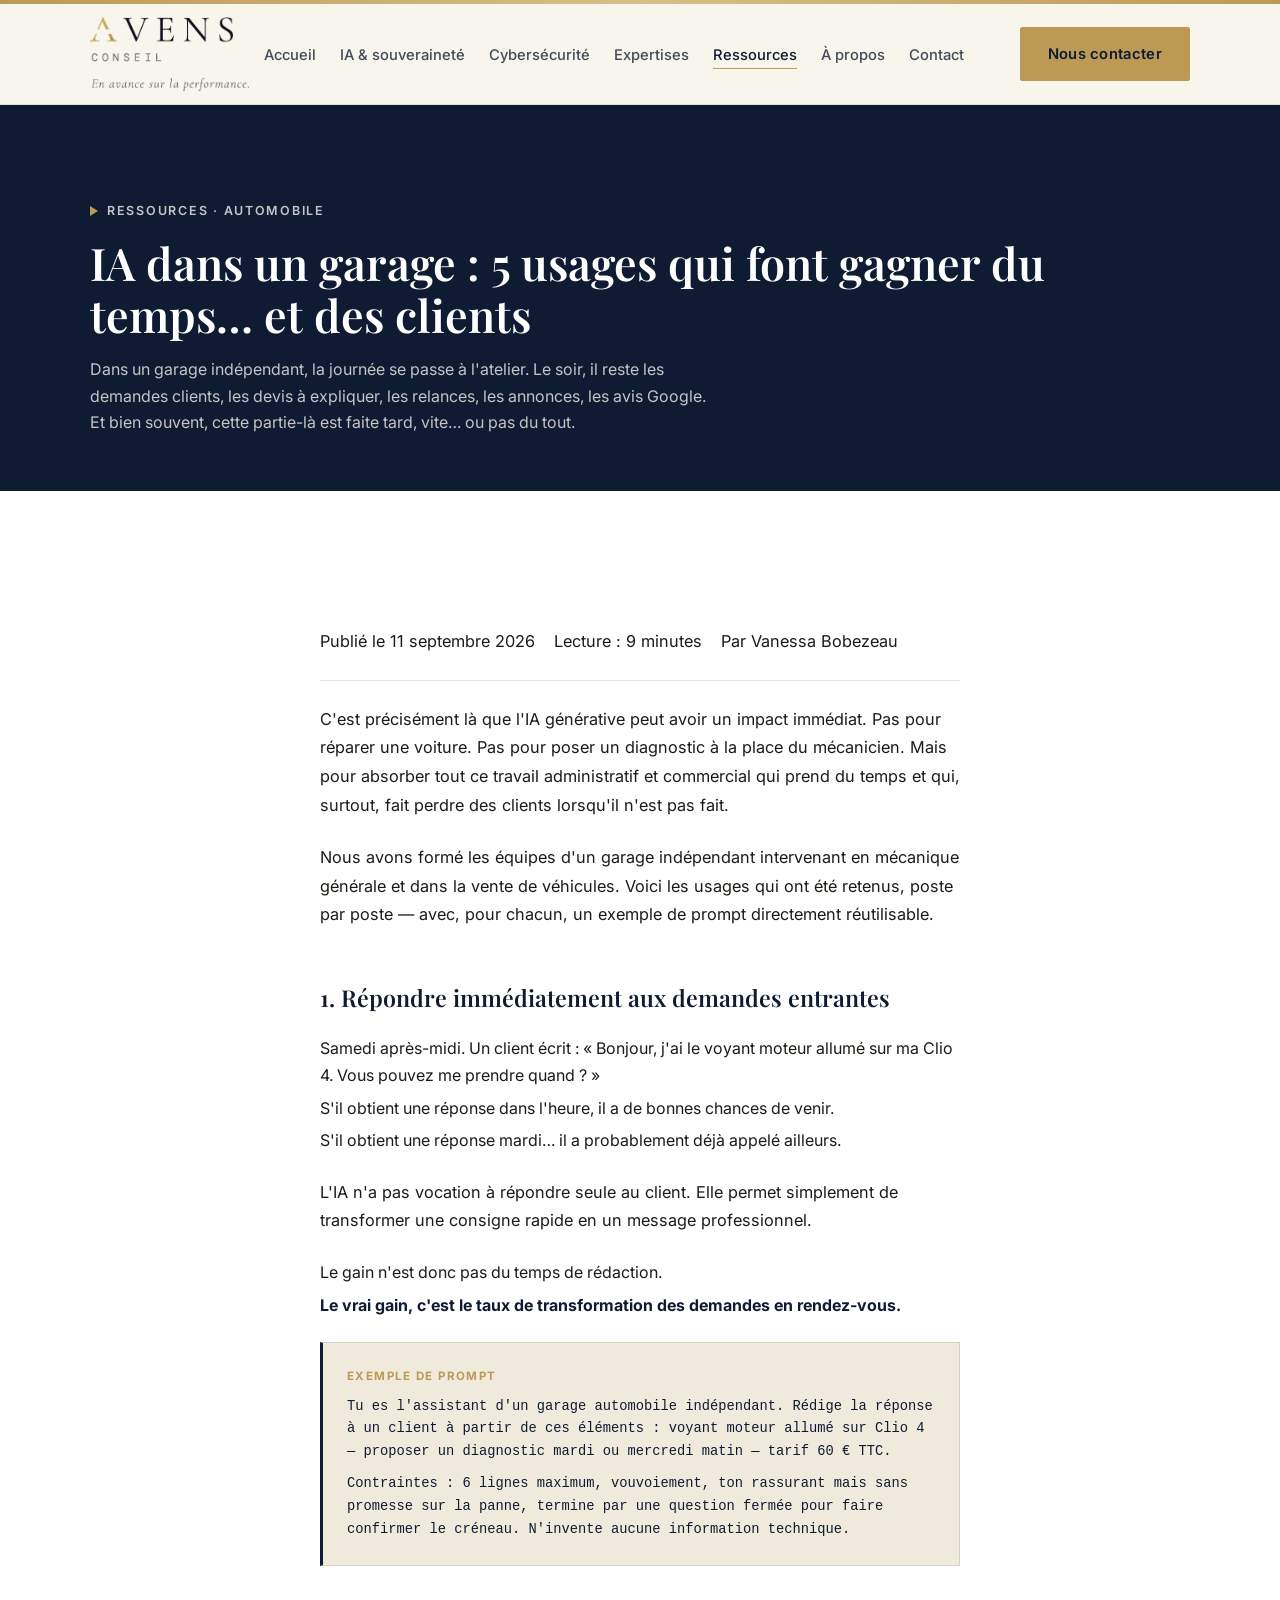
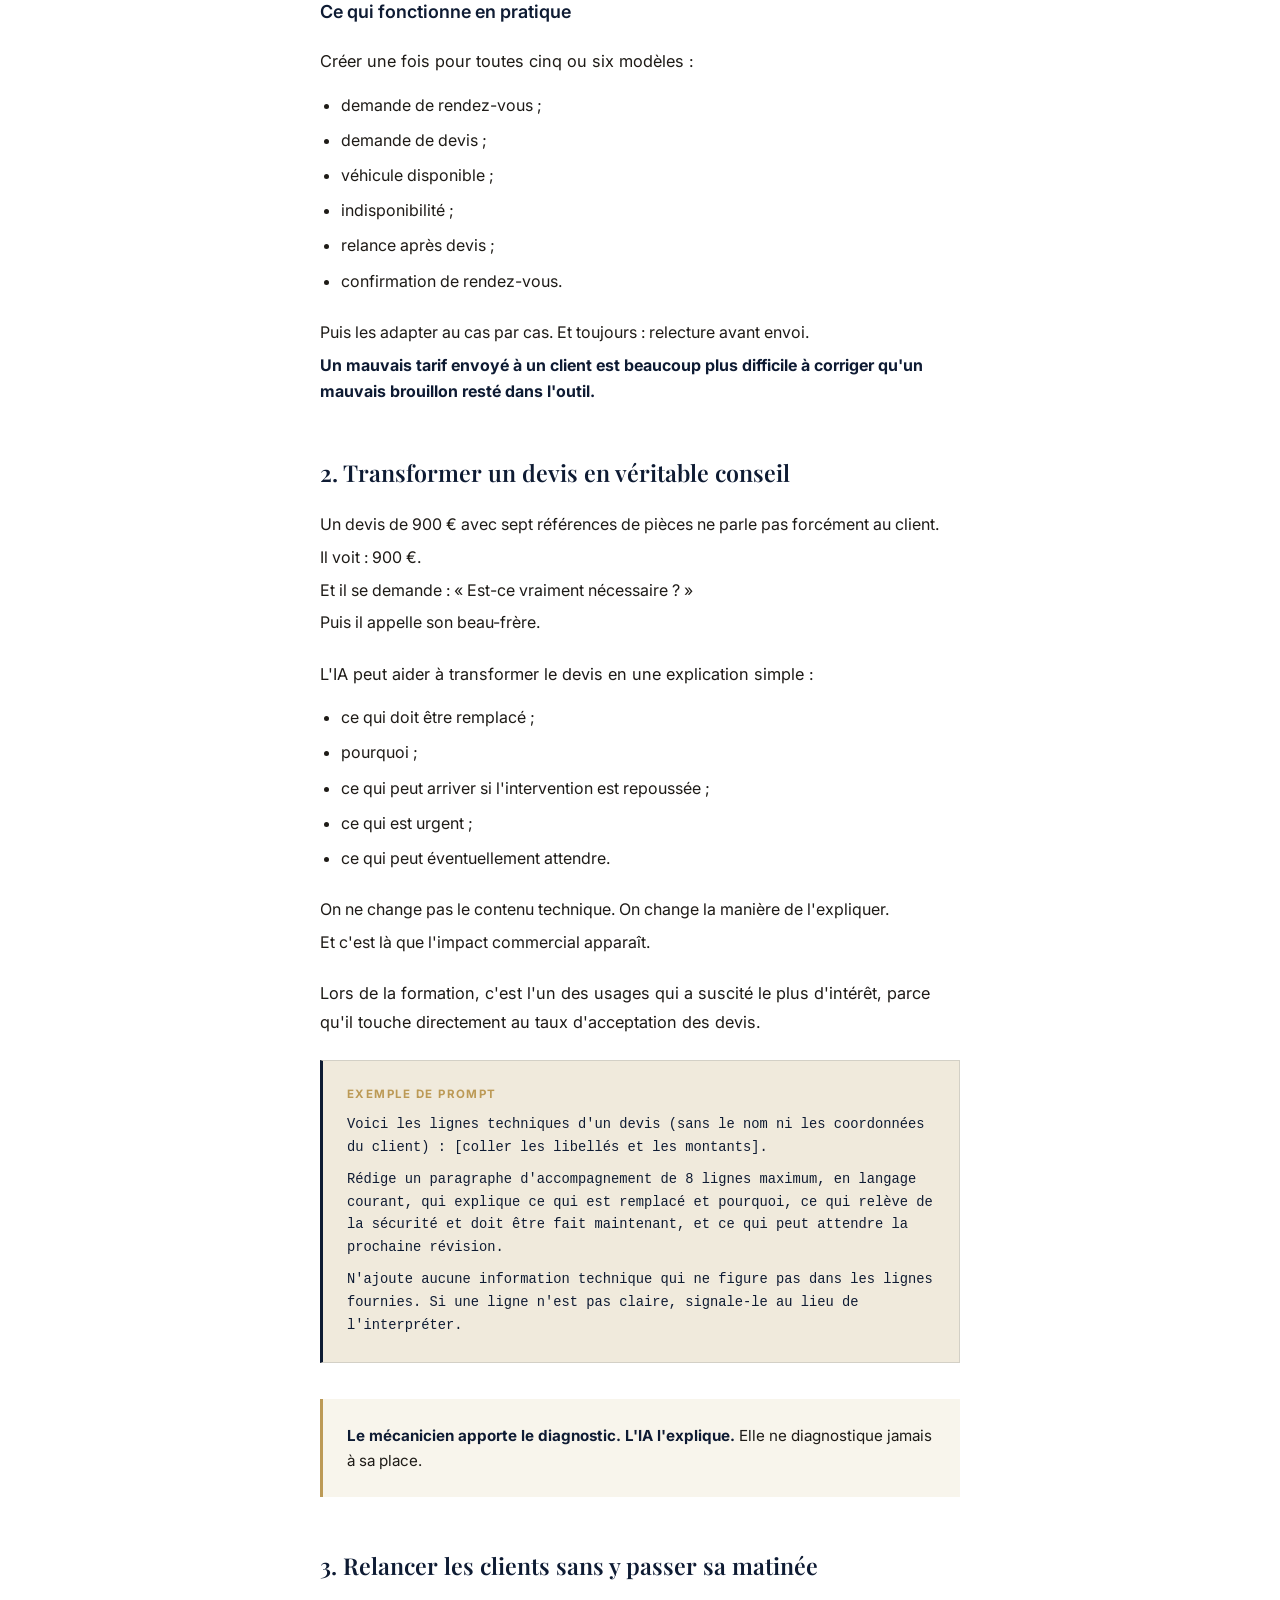
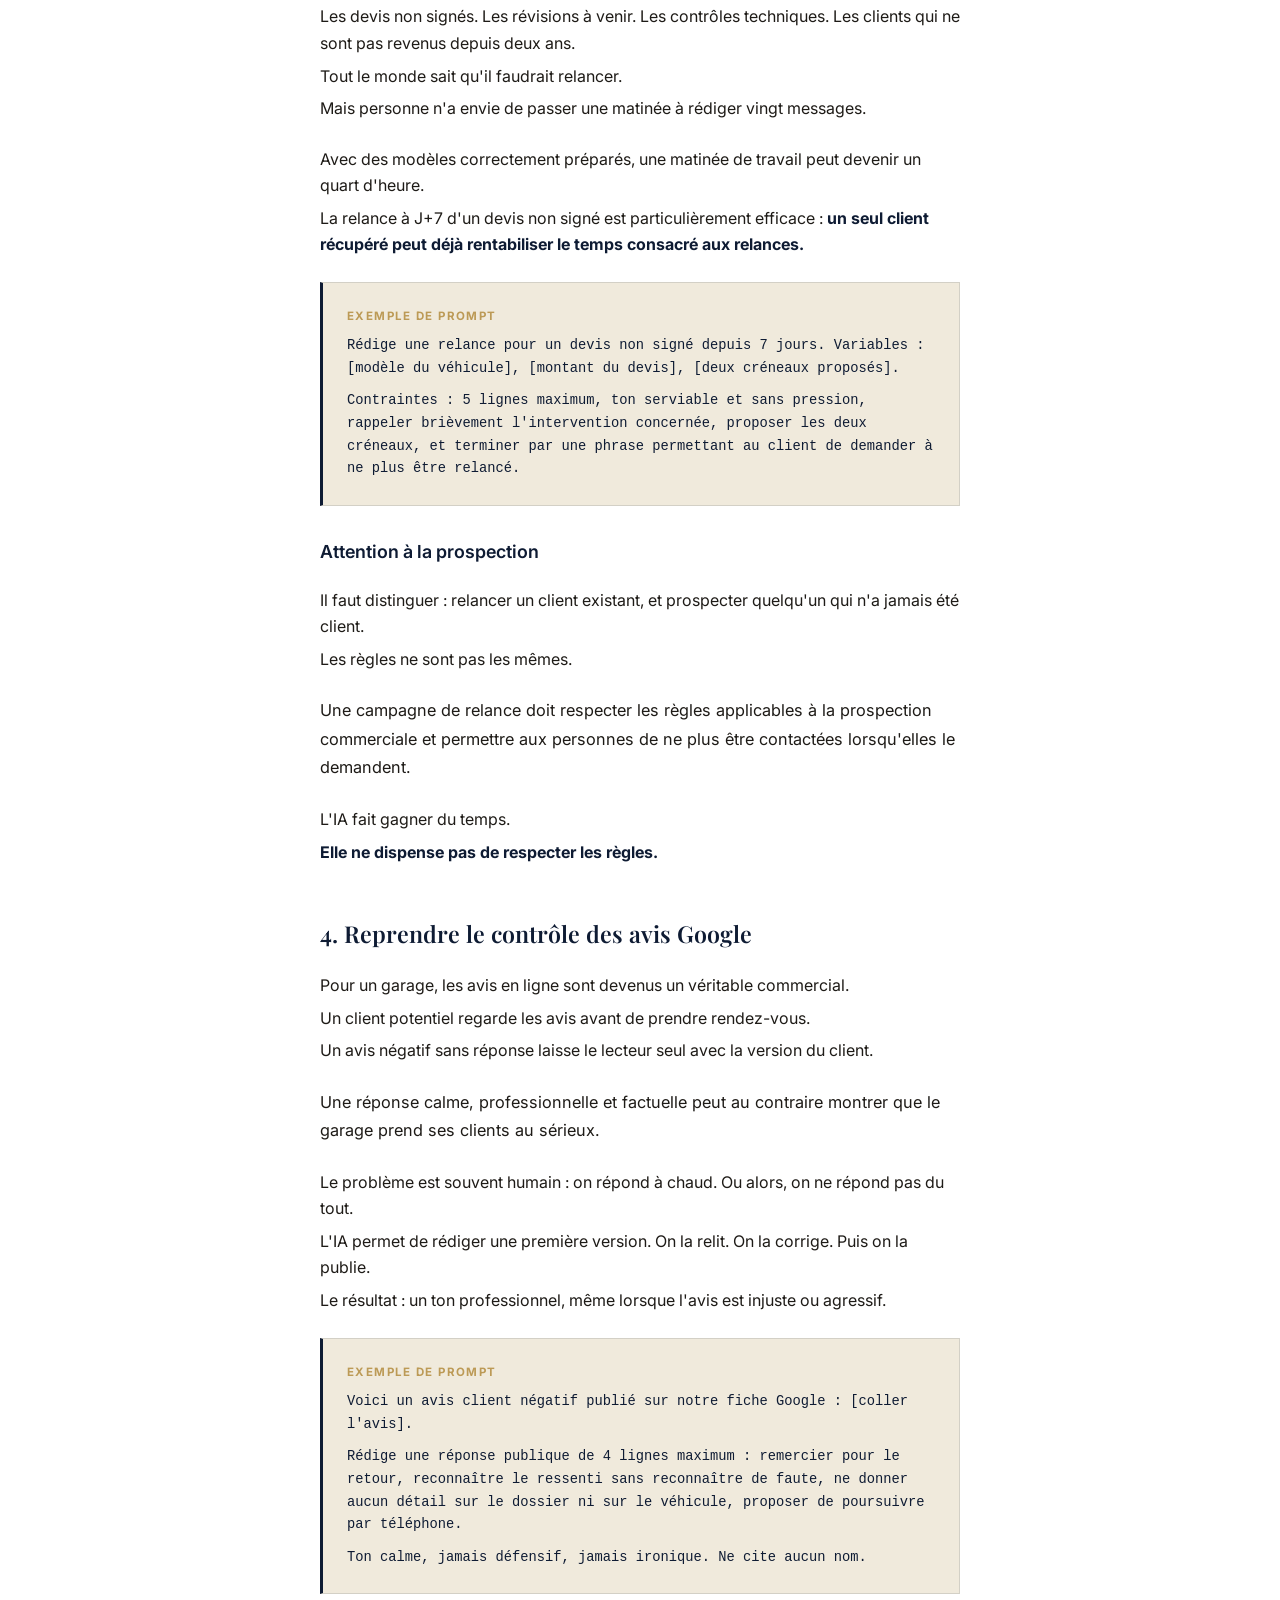
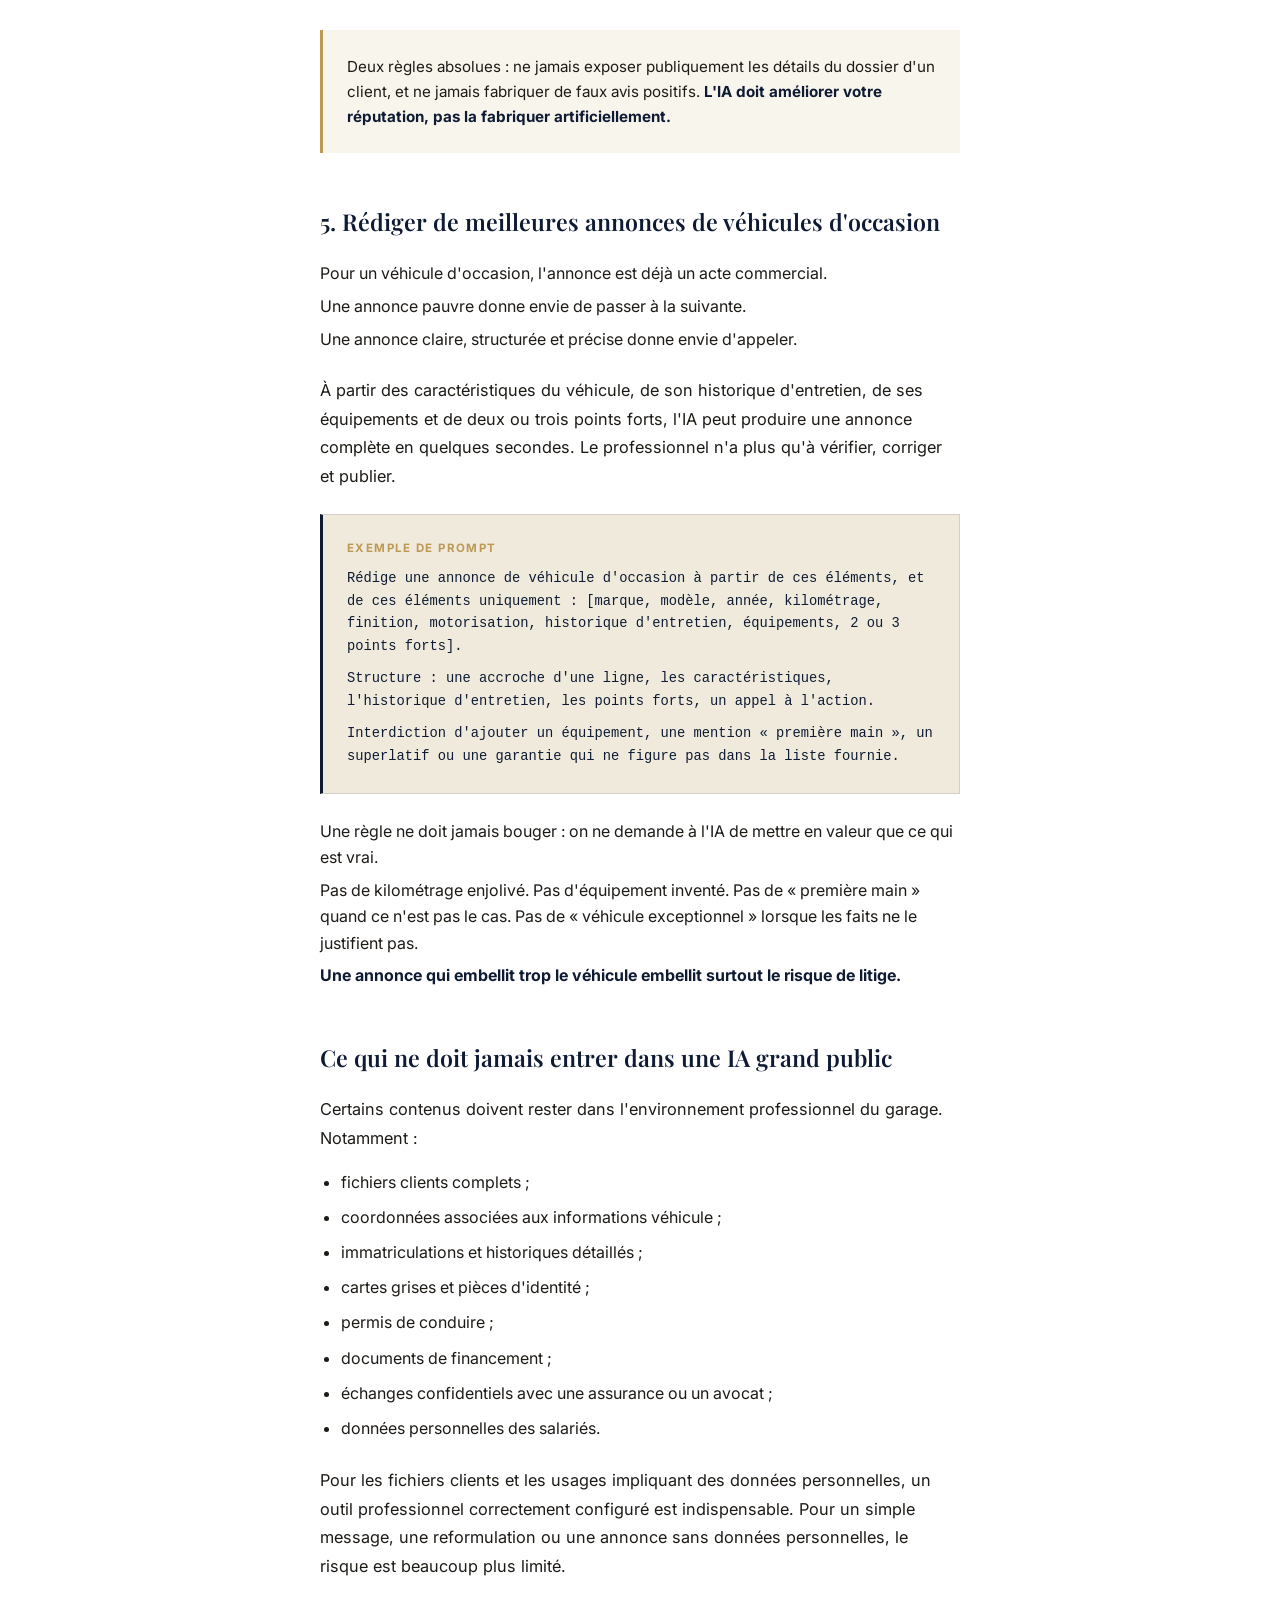
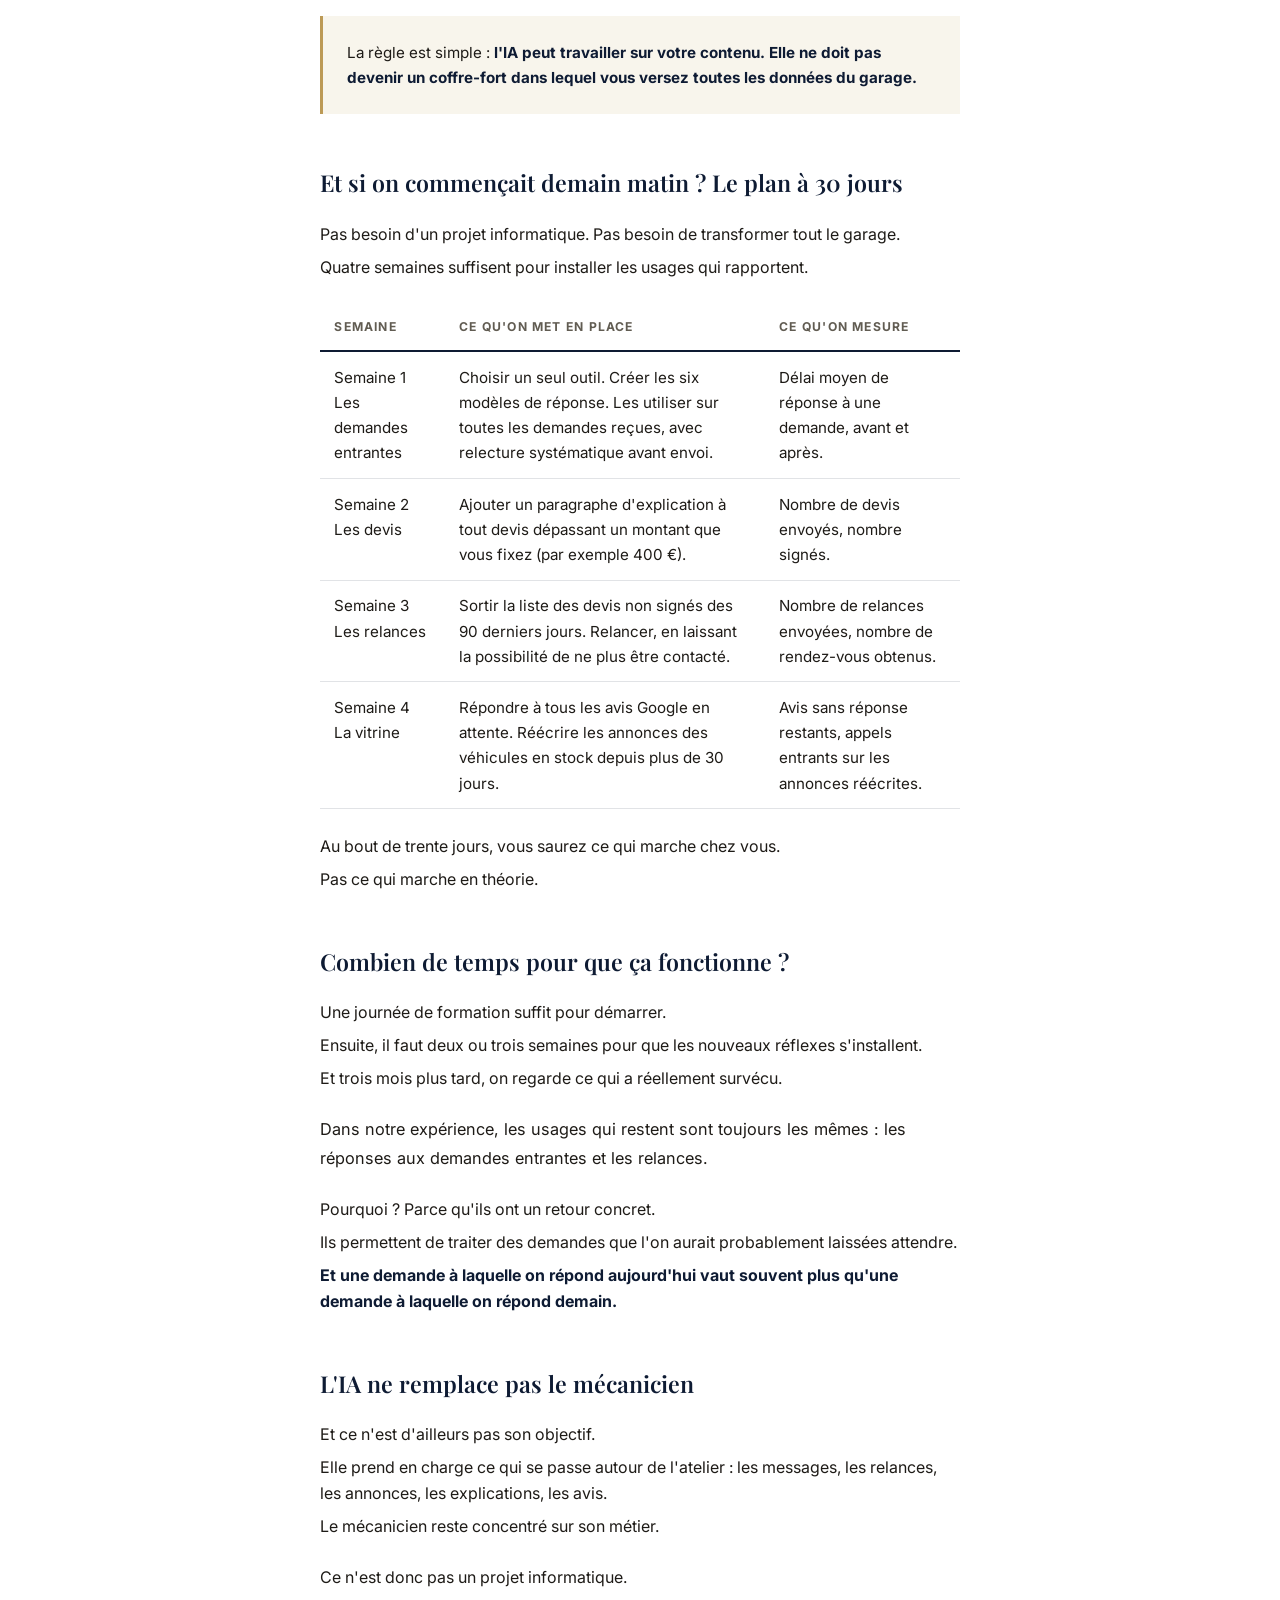
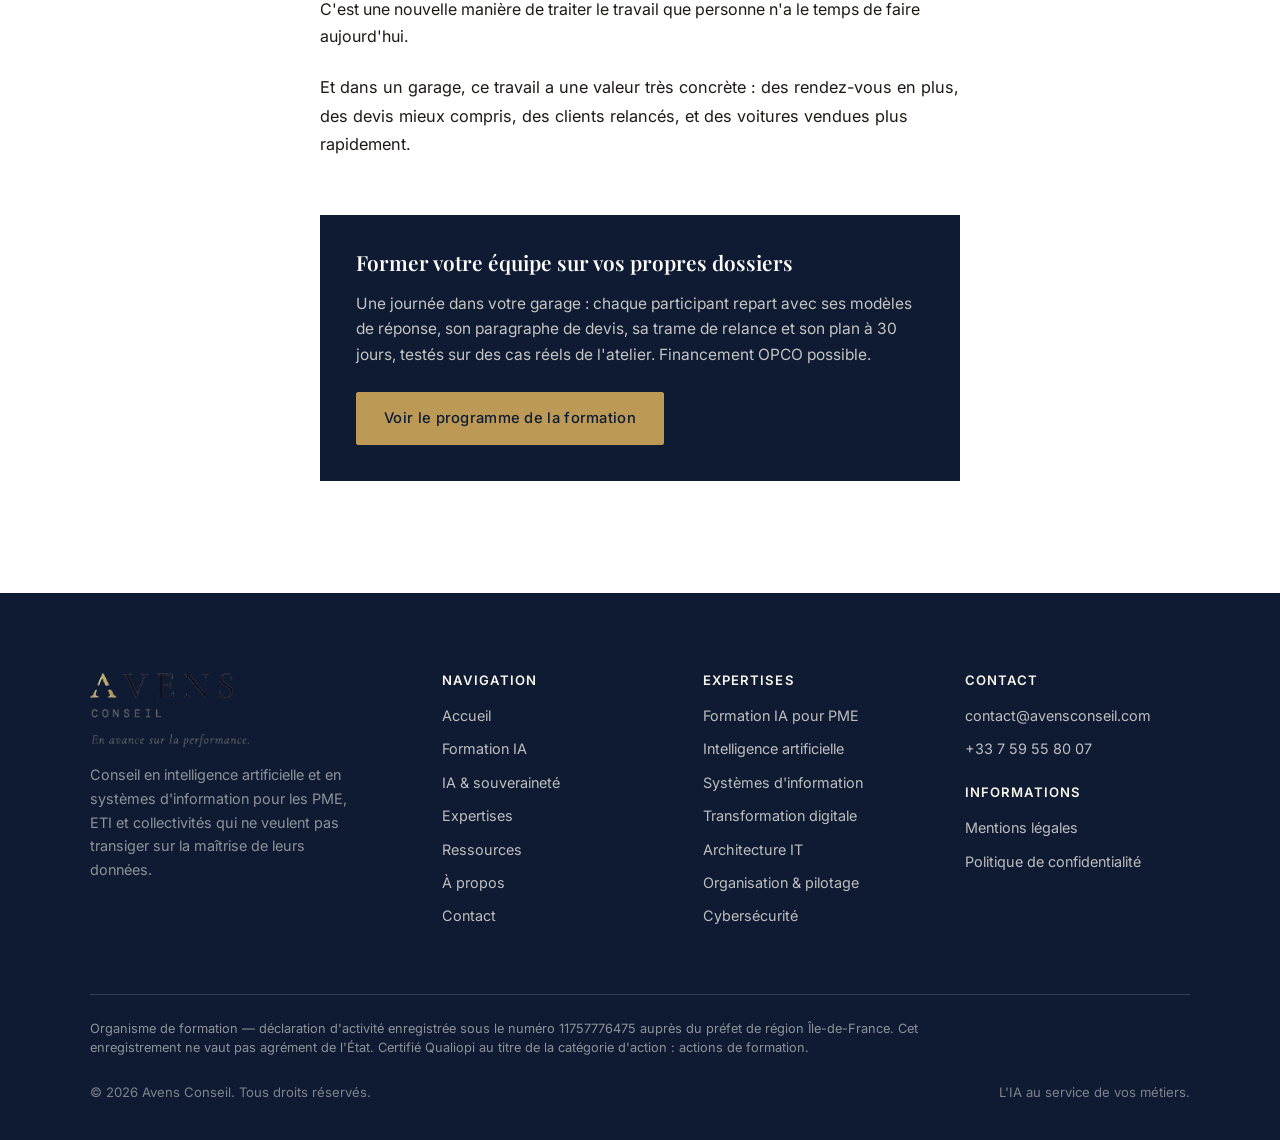
<file: ia-garage-automobile.html>
<!DOCTYPE html>
<html lang="fr">
<head>
<meta charset="UTF-8">
<meta name="viewport" content="width=device-width, initial-scale=1.0">
<title>IA dans un garage automobile : 5 usages, des prompts et un plan à 30 jours | Avens Conseil</title>
<meta name="description" content="Cinq usages de l'IA pour un garage indépendant : demandes entrantes, devis expliqués, relances, avis Google, annonces d'occasion. Avec un exemple de prompt par usage et un plan d'action sur 30 jours.">
<link rel="canonical" href="https://avensconseil.com/ia-garage-automobile.html">
<meta property="og:type" content="website">
<meta property="og:locale" content="fr_FR">
<meta property="og:site_name" content="Avens Conseil">
<meta property="og:url" content="https://avensconseil.com/ia-garage-automobile.html">
<meta property="og:title" content="IA dans un garage automobile : 5 usages, des prompts et un plan à 30 jours | Avens Conseil">
<meta property="og:description" content="Cinq usages de l'IA pour un garage indépendant : demandes entrantes, devis expliqués, relances, avis Google, annonces d'occasion. Avec un exemple de prompt par usage et un plan d'action sur 30 jours.">
<meta property="og:image" content="https://avensconseil.com/og-image.png">
<meta property="og:image:width" content="1200">
<meta property="og:image:height" content="630">
<meta property="og:image:alt" content="Avens Conseil — L'IA utile à vos métiers, sans céder vos données">
<meta name="twitter:card" content="summary_large_image">
<meta name="twitter:title" content="IA dans un garage automobile : 5 usages, des prompts et un plan à 30 jours | Avens Conseil">
<meta name="twitter:description" content="Cinq usages de l'IA pour un garage indépendant : demandes entrantes, devis expliqués, relances, avis Google, annonces d'occasion. Avec un exemple de prompt par usage et un plan d'action sur 30 jours.">
<meta name="twitter:image" content="https://avensconseil.com/og-image.png">
<link rel="icon" href="favicon.svg" type="image/svg+xml">
<link rel="preconnect" href="https://fonts.googleapis.com">
<link rel="preconnect" href="https://fonts.gstatic.com" crossorigin>
<link href="https://fonts.googleapis.com/css2?family=Playfair+Display:wght@500;600;700&family=Inter:wght@400;500;600;700&display=swap" rel="stylesheet">
<link rel="stylesheet" href="style.css">
<link rel="stylesheet" href="style-additions.css">
<script type="application/ld+json">
{
 "@context": "https://schema.org",
 "@type": "Article",
 "headline": "IA dans un garage : 5 usages qui font gagner du temps… et des clients",
 "description": "Cinq usages de l'IA pour un garage indépendant, avec un exemple de prompt par usage et un plan d'action sur 30 jours.",
 "url": "https://avensconseil.com/ia-garage-automobile.html",
 "mainEntityOfPage": {
  "@type": "WebPage",
  "@id": "https://avensconseil.com/ia-garage-automobile.html"
 },
 "image": "https://avensconseil.com/og-image.png",
 "datePublished": "2026-09-11",
 "dateModified": "2026-09-11",
 "inLanguage": "fr",
 "author": {
  "@type": "Person",
  "name": "Vanessa Bobezeau",
  "jobTitle": "Présidente",
  "worksFor": {
   "@type": "Organization",
   "name": "Avens Conseil",
   "url": "https://avensconseil.com/"
  }
 },
 "publisher": {
  "@type": "Organization",
  "name": "Avens Conseil",
  "url": "https://avensconseil.com/",
  "logo": {
   "@type": "ImageObject",
   "url": "https://avensconseil.com/logo-avens.png"
  }
 }
}
</script>
</head>
<body>

<header class="site-header">
  <div class="header-strip"></div>
  <div class="container header-inner">
    <a href="index.html" class="logo">
      <img class="logo-img" src="logo-avens.webp" alt="Avens Conseil" width="190" height="93">
    </a>
    <nav class="nav" aria-label="Navigation principale">
      <ul class="nav-links">
        <li><a href="index.html">Accueil</a></li>
        <li><a href="ia.html">IA &amp; souveraineté</a></li>
        <li><a href="services.html#cy">Cybersécurité</a></li>
        <li><a href="services.html">Expertises</a></li>
        <li><a href="ressources.html" aria-current="page">Ressources</a></li>
        <li><a href="apropos.html">À propos</a></li>
        <li><a href="contact.html">Contact</a></li>
      </ul>
      <div class="header-cta">
        <a href="contact.html" class="btn btn--primary">Nous contacter</a>
      </div>
      <button class="nav-toggle" aria-label="Ouvrir le menu" aria-expanded="false">
        <span></span><span></span><span></span>
      </button>
    </nav>
  </div>
</header>

<main>

<article>
<section class="page-hero">
  <div class="container">
    <p class="eyebrow eyebrow--light">Ressources · Automobile</p>
    <h1>IA dans un garage : 5 usages qui font gagner du temps… et des clients</h1>
    <p>Dans un garage indépendant, la journée se passe à l'atelier. Le soir, il reste les demandes clients, les devis à expliquer, les relances, les annonces, les avis Google. Et bien souvent, cette partie-là est faite tard, vite… ou pas du tout.</p>
  </div>
</section>

<section class="section section--white">
  <div class="container article">

    <p class="article__meta"><span>Publié le 11 septembre 2026</span><span>Lecture : 9 minutes</span><span>Par Vanessa Bobezeau</span></p>

    <p class="article__lead">C'est précisément là que l'IA générative peut avoir un impact immédiat. Pas pour réparer une voiture. Pas pour poser un diagnostic à la place du mécanicien. Mais pour absorber tout ce travail administratif et commercial qui prend du temps et qui, surtout, fait perdre des clients lorsqu'il n'est pas fait.</p>

    <p>Nous avons formé les équipes d'un garage indépendant intervenant en mécanique générale et dans la vente de véhicules. Voici les usages qui ont été retenus, poste par poste — avec, pour chacun, un exemple de prompt directement réutilisable.</p>

    <h2>1. Répondre immédiatement aux demandes entrantes</h2>

    <div class="staccato">
      <p>Samedi après-midi. Un client écrit : « Bonjour, j'ai le voyant moteur allumé sur ma Clio 4. Vous pouvez me prendre quand ? »</p>
      <p>S'il obtient une réponse dans l'heure, il a de bonnes chances de venir.</p>
      <p>S'il obtient une réponse mardi… il a probablement déjà appelé ailleurs.</p>
    </div>

    <p>L'IA n'a pas vocation à répondre seule au client. Elle permet simplement de transformer une consigne rapide en un message professionnel.</p>

    <div class="staccato">
      <p>Le gain n'est donc pas du temps de rédaction.</p>
      <p><strong>Le vrai gain, c'est le taux de transformation des demandes en rendez-vous.</strong></p>
    </div>

    <div class="prompt">
      <span class="prompt__label">Exemple de prompt</span>
      <p>Tu es l'assistant d'un garage automobile indépendant. Rédige la réponse à un client à partir de ces éléments : voyant moteur allumé sur Clio 4 — proposer un diagnostic mardi ou mercredi matin — tarif 60 € TTC.</p>
      <p>Contraintes : 6 lignes maximum, vouvoiement, ton rassurant mais sans promesse sur la panne, termine par une question fermée pour faire confirmer le créneau. N'invente aucune information technique.</p>
    </div>

    <h3>Ce qui fonctionne en pratique</h3>

    <p>Créer une fois pour toutes cinq ou six modèles :</p>

    <ul>
      <li>demande de rendez-vous ;</li>
      <li>demande de devis ;</li>
      <li>véhicule disponible ;</li>
      <li>indisponibilité ;</li>
      <li>relance après devis ;</li>
      <li>confirmation de rendez-vous.</li>
    </ul>

    <div class="staccato">
      <p>Puis les adapter au cas par cas. Et toujours : relecture avant envoi.</p>
      <p><strong>Un mauvais tarif envoyé à un client est beaucoup plus difficile à corriger qu'un mauvais brouillon resté dans l'outil.</strong></p>
    </div>

    <h2>2. Transformer un devis en véritable conseil</h2>

    <div class="staccato">
      <p>Un devis de 900 € avec sept références de pièces ne parle pas forcément au client.</p>
      <p>Il voit : 900 €.</p>
      <p>Et il se demande : « Est-ce vraiment nécessaire ? »</p>
      <p>Puis il appelle son beau-frère.</p>
    </div>

    <p>L'IA peut aider à transformer le devis en une explication simple :</p>

    <ul>
      <li>ce qui doit être remplacé ;</li>
      <li>pourquoi ;</li>
      <li>ce qui peut arriver si l'intervention est repoussée ;</li>
      <li>ce qui est urgent ;</li>
      <li>ce qui peut éventuellement attendre.</li>
    </ul>

    <div class="staccato">
      <p>On ne change pas le contenu technique. On change la manière de l'expliquer.</p>
      <p>Et c'est là que l'impact commercial apparaît.</p>
    </div>

    <p>Lors de la formation, c'est l'un des usages qui a suscité le plus d'intérêt, parce qu'il touche directement au taux d'acceptation des devis.</p>

    <div class="prompt">
      <span class="prompt__label">Exemple de prompt</span>
      <p>Voici les lignes techniques d'un devis (sans le nom ni les coordonnées du client) : [coller les libellés et les montants].</p>
      <p>Rédige un paragraphe d'accompagnement de 8 lignes maximum, en langage courant, qui explique ce qui est remplacé et pourquoi, ce qui relève de la sécurité et doit être fait maintenant, et ce qui peut attendre la prochaine révision.</p>
      <p>N'ajoute aucune information technique qui ne figure pas dans les lignes fournies. Si une ligne n'est pas claire, signale-le au lieu de l'interpréter.</p>
    </div>

    <div class="callout">
      <p><strong>Le mécanicien apporte le diagnostic. L'IA l'explique.</strong> Elle ne diagnostique jamais à sa place.</p>
    </div>

    <h2>3. Relancer les clients sans y passer sa matinée</h2>

    <div class="staccato">
      <p>Les devis non signés. Les révisions à venir. Les contrôles techniques. Les clients qui ne sont pas revenus depuis deux ans.</p>
      <p>Tout le monde sait qu'il faudrait relancer.</p>
      <p>Mais personne n'a envie de passer une matinée à rédiger vingt messages.</p>
    </div>

    <div class="staccato">
      <p>Avec des modèles correctement préparés, une matinée de travail peut devenir un quart d'heure.</p>
      <p>La relance à J+7 d'un devis non signé est particulièrement efficace : <strong>un seul client récupéré peut déjà rentabiliser le temps consacré aux relances.</strong></p>
    </div>

    <div class="prompt">
      <span class="prompt__label">Exemple de prompt</span>
      <p>Rédige une relance pour un devis non signé depuis 7 jours. Variables : [modèle du véhicule], [montant du devis], [deux créneaux proposés].</p>
      <p>Contraintes : 5 lignes maximum, ton serviable et sans pression, rappeler brièvement l'intervention concernée, proposer les deux créneaux, et terminer par une phrase permettant au client de demander à ne plus être relancé.</p>
    </div>

    <h3>Attention à la prospection</h3>

    <div class="staccato">
      <p>Il faut distinguer : relancer un client existant, et prospecter quelqu'un qui n'a jamais été client.</p>
      <p>Les règles ne sont pas les mêmes.</p>
    </div>

    <p>Une campagne de relance doit respecter les règles applicables à la prospection commerciale et permettre aux personnes de ne plus être contactées lorsqu'elles le demandent.</p>

    <div class="staccato">
      <p>L'IA fait gagner du temps.</p>
      <p><strong>Elle ne dispense pas de respecter les règles.</strong></p>
    </div>

    <h2>4. Reprendre le contrôle des avis Google</h2>

    <div class="staccato">
      <p>Pour un garage, les avis en ligne sont devenus un véritable commercial.</p>
      <p>Un client potentiel regarde les avis avant de prendre rendez-vous.</p>
      <p>Un avis négatif sans réponse laisse le lecteur seul avec la version du client.</p>
    </div>

    <p>Une réponse calme, professionnelle et factuelle peut au contraire montrer que le garage prend ses clients au sérieux.</p>

    <div class="staccato">
      <p>Le problème est souvent humain : on répond à chaud. Ou alors, on ne répond pas du tout.</p>
      <p>L'IA permet de rédiger une première version. On la relit. On la corrige. Puis on la publie.</p>
      <p>Le résultat : un ton professionnel, même lorsque l'avis est injuste ou agressif.</p>
    </div>

    <div class="prompt">
      <span class="prompt__label">Exemple de prompt</span>
      <p>Voici un avis client négatif publié sur notre fiche Google : [coller l'avis].</p>
      <p>Rédige une réponse publique de 4 lignes maximum : remercier pour le retour, reconnaître le ressenti sans reconnaître de faute, ne donner aucun détail sur le dossier ni sur le véhicule, proposer de poursuivre par téléphone.</p>
      <p>Ton calme, jamais défensif, jamais ironique. Ne cite aucun nom.</p>
    </div>

    <div class="callout">
      <p>Deux règles absolues : ne jamais exposer publiquement les détails du dossier d'un client, et ne jamais fabriquer de faux avis positifs. <strong>L'IA doit améliorer votre réputation, pas la fabriquer artificiellement.</strong></p>
    </div>

    <h2>5. Rédiger de meilleures annonces de véhicules d'occasion</h2>

    <div class="staccato">
      <p>Pour un véhicule d'occasion, l'annonce est déjà un acte commercial.</p>
      <p>Une annonce pauvre donne envie de passer à la suivante.</p>
      <p>Une annonce claire, structurée et précise donne envie d'appeler.</p>
    </div>

    <p>À partir des caractéristiques du véhicule, de son historique d'entretien, de ses équipements et de deux ou trois points forts, l'IA peut produire une annonce complète en quelques secondes. Le professionnel n'a plus qu'à vérifier, corriger et publier.</p>

    <div class="prompt">
      <span class="prompt__label">Exemple de prompt</span>
      <p>Rédige une annonce de véhicule d'occasion à partir de ces éléments, et de ces éléments uniquement : [marque, modèle, année, kilométrage, finition, motorisation, historique d'entretien, équipements, 2 ou 3 points forts].</p>
      <p>Structure : une accroche d'une ligne, les caractéristiques, l'historique d'entretien, les points forts, un appel à l'action.</p>
      <p>Interdiction d'ajouter un équipement, une mention « première main », un superlatif ou une garantie qui ne figure pas dans la liste fournie.</p>
    </div>

    <div class="staccato">
      <p>Une règle ne doit jamais bouger : on ne demande à l'IA de mettre en valeur que ce qui est vrai.</p>
      <p>Pas de kilométrage enjolivé. Pas d'équipement inventé. Pas de « première main » quand ce n'est pas le cas. Pas de « véhicule exceptionnel » lorsque les faits ne le justifient pas.</p>
      <p><strong>Une annonce qui embellit trop le véhicule embellit surtout le risque de litige.</strong></p>
    </div>

    <h2>Ce qui ne doit jamais entrer dans une IA grand public</h2>

    <p>Certains contenus doivent rester dans l'environnement professionnel du garage. Notamment :</p>

    <ul>
      <li>fichiers clients complets ;</li>
      <li>coordonnées associées aux informations véhicule ;</li>
      <li>immatriculations et historiques détaillés ;</li>
      <li>cartes grises et pièces d'identité ;</li>
      <li>permis de conduire ;</li>
      <li>documents de financement ;</li>
      <li>échanges confidentiels avec une assurance ou un avocat ;</li>
      <li>données personnelles des salariés.</li>
    </ul>

    <p>Pour les fichiers clients et les usages impliquant des données personnelles, un outil professionnel correctement configuré est indispensable. Pour un simple message, une reformulation ou une annonce sans données personnelles, le risque est beaucoup plus limité.</p>

    <div class="callout">
      <p>La règle est simple : <strong>l'IA peut travailler sur votre contenu. Elle ne doit pas devenir un coffre-fort dans lequel vous versez toutes les données du garage.</strong></p>
    </div>

    <h2>Et si on commençait demain matin ? Le plan à 30 jours</h2>

    <div class="staccato">
      <p>Pas besoin d'un projet informatique. Pas besoin de transformer tout le garage.</p>
      <p>Quatre semaines suffisent pour installer les usages qui rapportent.</p>
    </div>

    <div class="table-scroll">
    <table>
      <thead>
        <tr><th>Semaine</th><th>Ce qu'on met en place</th><th>Ce qu'on mesure</th></tr>
      </thead>
      <tbody>
        <tr>
          <td>Semaine 1<br>Les demandes entrantes</td>
          <td>Choisir un seul outil. Créer les six modèles de réponse. Les utiliser sur toutes les demandes reçues, avec relecture systématique avant envoi.</td>
          <td>Délai moyen de réponse à une demande, avant et après.</td>
        </tr>
        <tr>
          <td>Semaine 2<br>Les devis</td>
          <td>Ajouter un paragraphe d'explication à tout devis dépassant un montant que vous fixez (par exemple 400 €).</td>
          <td>Nombre de devis envoyés, nombre signés.</td>
        </tr>
        <tr>
          <td>Semaine 3<br>Les relances</td>
          <td>Sortir la liste des devis non signés des 90 derniers jours. Relancer, en laissant la possibilité de ne plus être contacté.</td>
          <td>Nombre de relances envoyées, nombre de rendez-vous obtenus.</td>
        </tr>
        <tr>
          <td>Semaine 4<br>La vitrine</td>
          <td>Répondre à tous les avis Google en attente. Réécrire les annonces des véhicules en stock depuis plus de 30 jours.</td>
          <td>Avis sans réponse restants, appels entrants sur les annonces réécrites.</td>
        </tr>
      </tbody>
    </table>
    </div>

    <div class="staccato">
      <p>Au bout de trente jours, vous saurez ce qui marche chez vous.</p>
      <p>Pas ce qui marche en théorie.</p>
    </div>

    <h2>Combien de temps pour que ça fonctionne ?</h2>

    <div class="staccato">
      <p>Une journée de formation suffit pour démarrer.</p>
      <p>Ensuite, il faut deux ou trois semaines pour que les nouveaux réflexes s'installent.</p>
      <p>Et trois mois plus tard, on regarde ce qui a réellement survécu.</p>
    </div>

    <p>Dans notre expérience, les usages qui restent sont toujours les mêmes : les réponses aux demandes entrantes et les relances.</p>

    <div class="staccato">
      <p>Pourquoi ? Parce qu'ils ont un retour concret.</p>
      <p>Ils permettent de traiter des demandes que l'on aurait probablement laissées attendre.</p>
      <p><strong>Et une demande à laquelle on répond aujourd'hui vaut souvent plus qu'une demande à laquelle on répond demain.</strong></p>
    </div>

    <h2>L'IA ne remplace pas le mécanicien</h2>

    <div class="staccato">
      <p>Et ce n'est d'ailleurs pas son objectif.</p>
      <p>Elle prend en charge ce qui se passe autour de l'atelier : les messages, les relances, les annonces, les explications, les avis.</p>
      <p>Le mécanicien reste concentré sur son métier.</p>
    </div>

    <div class="staccato">
      <p>Ce n'est donc pas un projet informatique.</p>
      <p>C'est une nouvelle manière de traiter le travail que personne n'a le temps de faire aujourd'hui.</p>
    </div>

    <p>Et dans un garage, ce travail a une valeur très concrète : des rendez-vous en plus, des devis mieux compris, des clients relancés, et des voitures vendues plus rapidement.</p>

    <div class="article-cta">
      <h2>Former votre équipe sur vos propres dossiers</h2>
      <p>Une journée dans votre garage : chaque participant repart avec ses modèles de réponse, son paragraphe de devis, sa trame de relance et son plan à 30 jours, testés sur des cas réels de l'atelier. Financement OPCO possible.</p>
      <a href="formation-ia.html" class="btn btn--primary">Voir le programme de la formation</a>
    </div>

  </div>
</section>
</article>

</main>

<footer class="site-footer">
  <div class="container">
    <div class="footer-grid">
      <div class="footer-brand">
        <a href="index.html" class="logo">
          <img class="logo-img" src="logo-avens.webp" loading="lazy" alt="Avens Conseil" width="190" height="93">
        </a>
        <p>Conseil en intelligence artificielle et en systèmes d'information pour les PME, ETI et collectivités qui ne veulent pas transiger sur la maîtrise de leurs données.</p>
      </div>
      <div class="footer-col">
        <h4>Navigation</h4>
        <ul>
          <li><a href="index.html">Accueil</a></li>
          <li><a href="formation-ia.html">Formation IA</a></li>
          <li><a href="ia.html">IA &amp; souveraineté</a></li>
          <li><a href="services.html">Expertises</a></li>
          <li><a href="ressources.html">Ressources</a></li>
          <li><a href="apropos.html">À propos</a></li>
          <li><a href="contact.html">Contact</a></li>
        </ul>
      </div>
      <div class="footer-col">
        <h4>Expertises</h4>
        <ul>
          <li><a href="formation-ia.html">Formation IA pour PME</a></li>
          <li><a href="ia.html">Intelligence artificielle</a></li>
          <li><a href="services.html#si">Systèmes d'information</a></li>
          <li><a href="services.html#td">Transformation digitale</a></li>
          <li><a href="services.html#ar">Architecture IT</a></li>
          <li><a href="services.html#or">Organisation &amp; pilotage</a></li>
          <li><a href="services.html#cy">Cybersécurité</a></li>
        </ul>
      </div>
      <div class="footer-col">
        <h4>Contact</h4>
        <ul>
          <li><a href="mailto:contact@avensconseil.com">contact@avensconseil.com</a></li>
          <li><a href="tel:+33759558007">+33 7 59 55 80 07</a></li>
        </ul>
        <h4 style="margin-top:var(--space-3)">Informations</h4>
        <ul>
          <li><a href="mentions-legales.html">Mentions légales</a></li>
          <li><a href="confidentialite.html">Politique de confidentialité</a></li>
        </ul>
      </div>
    </div>
    <p class="footer-legal">Organisme de formation — déclaration d'activité enregistrée sous le numéro 11757776475 auprès du préfet de région Île-de-France. Cet enregistrement ne vaut pas agrément de l'État. Certifié Qualiopi au titre de la catégorie d'action : actions de formation.</p>
    <div class="footer-bottom">
      <span>© <span data-year>2026</span> Avens Conseil. Tous droits réservés.</span>
      <span>L'IA au service de vos métiers.</span>
    </div>
  </div>
</footer>

<script src="script.js"></script>
</body>
</html>
</file>
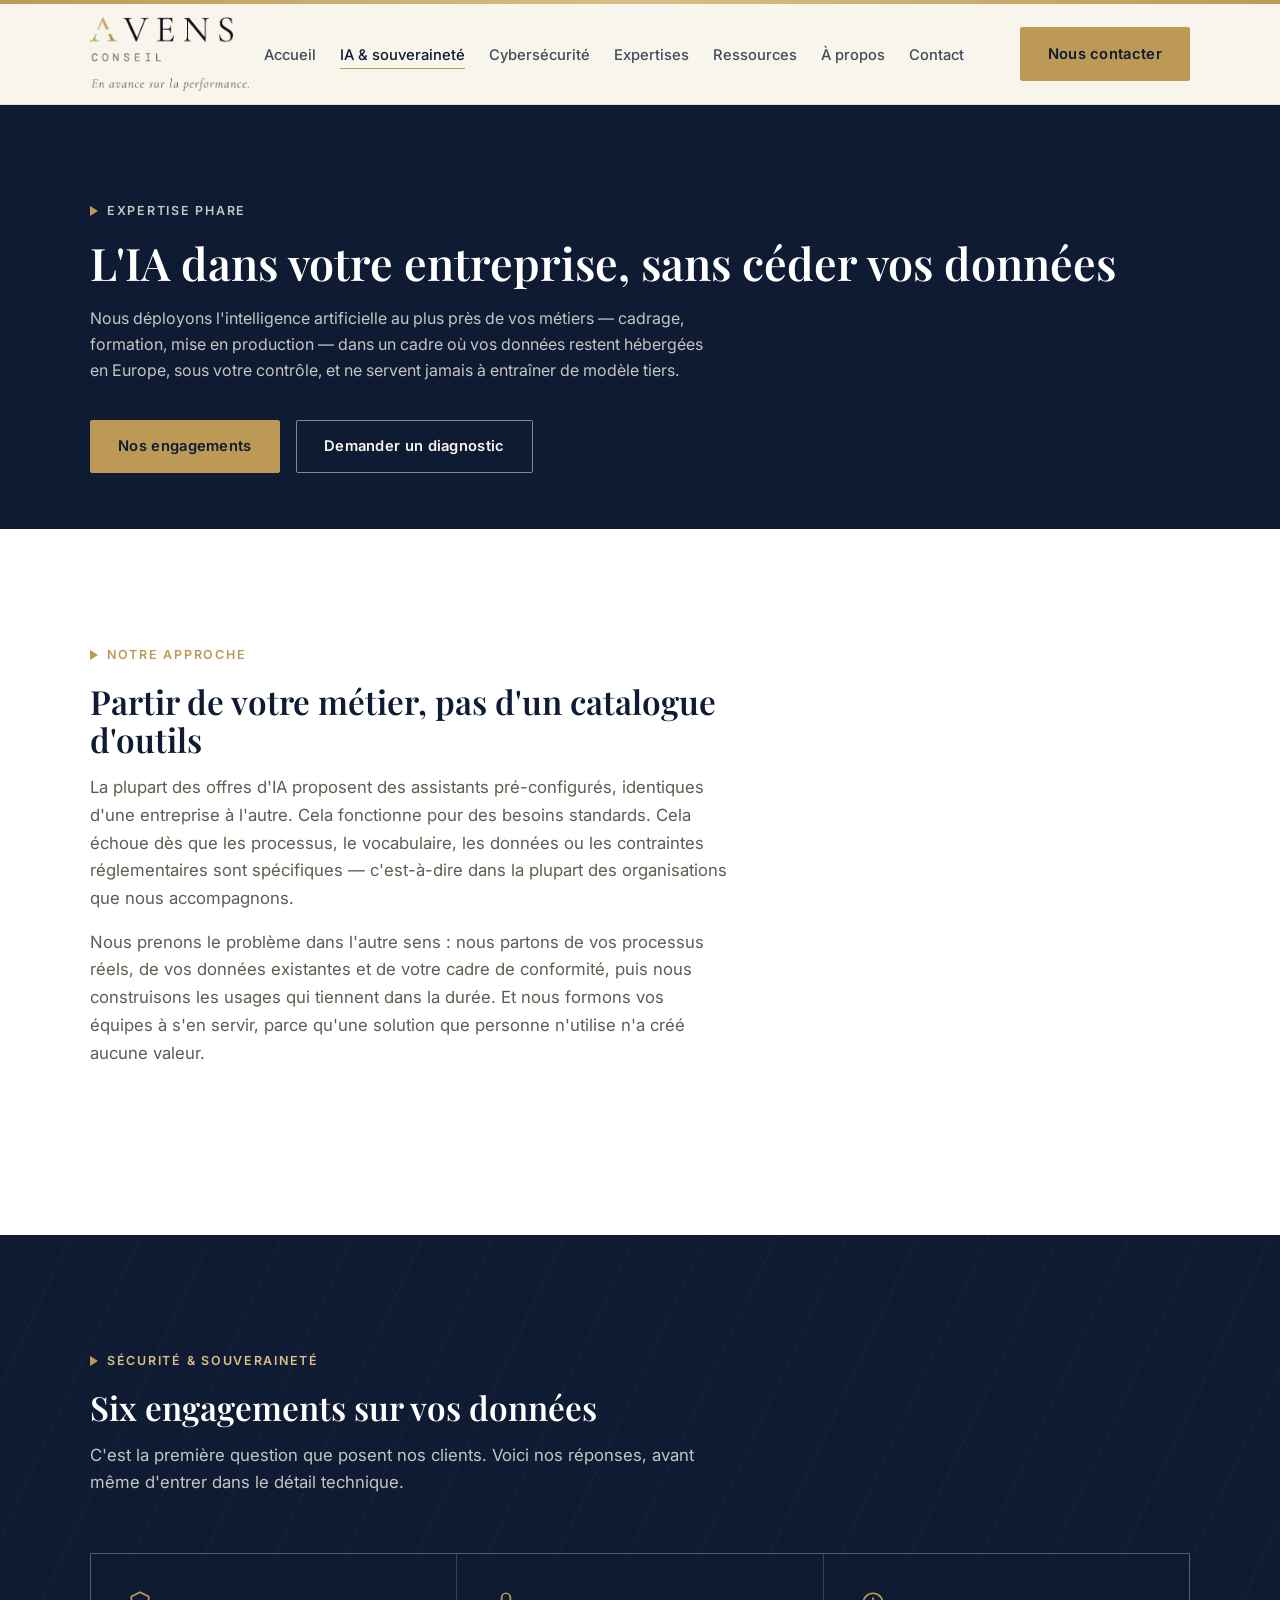
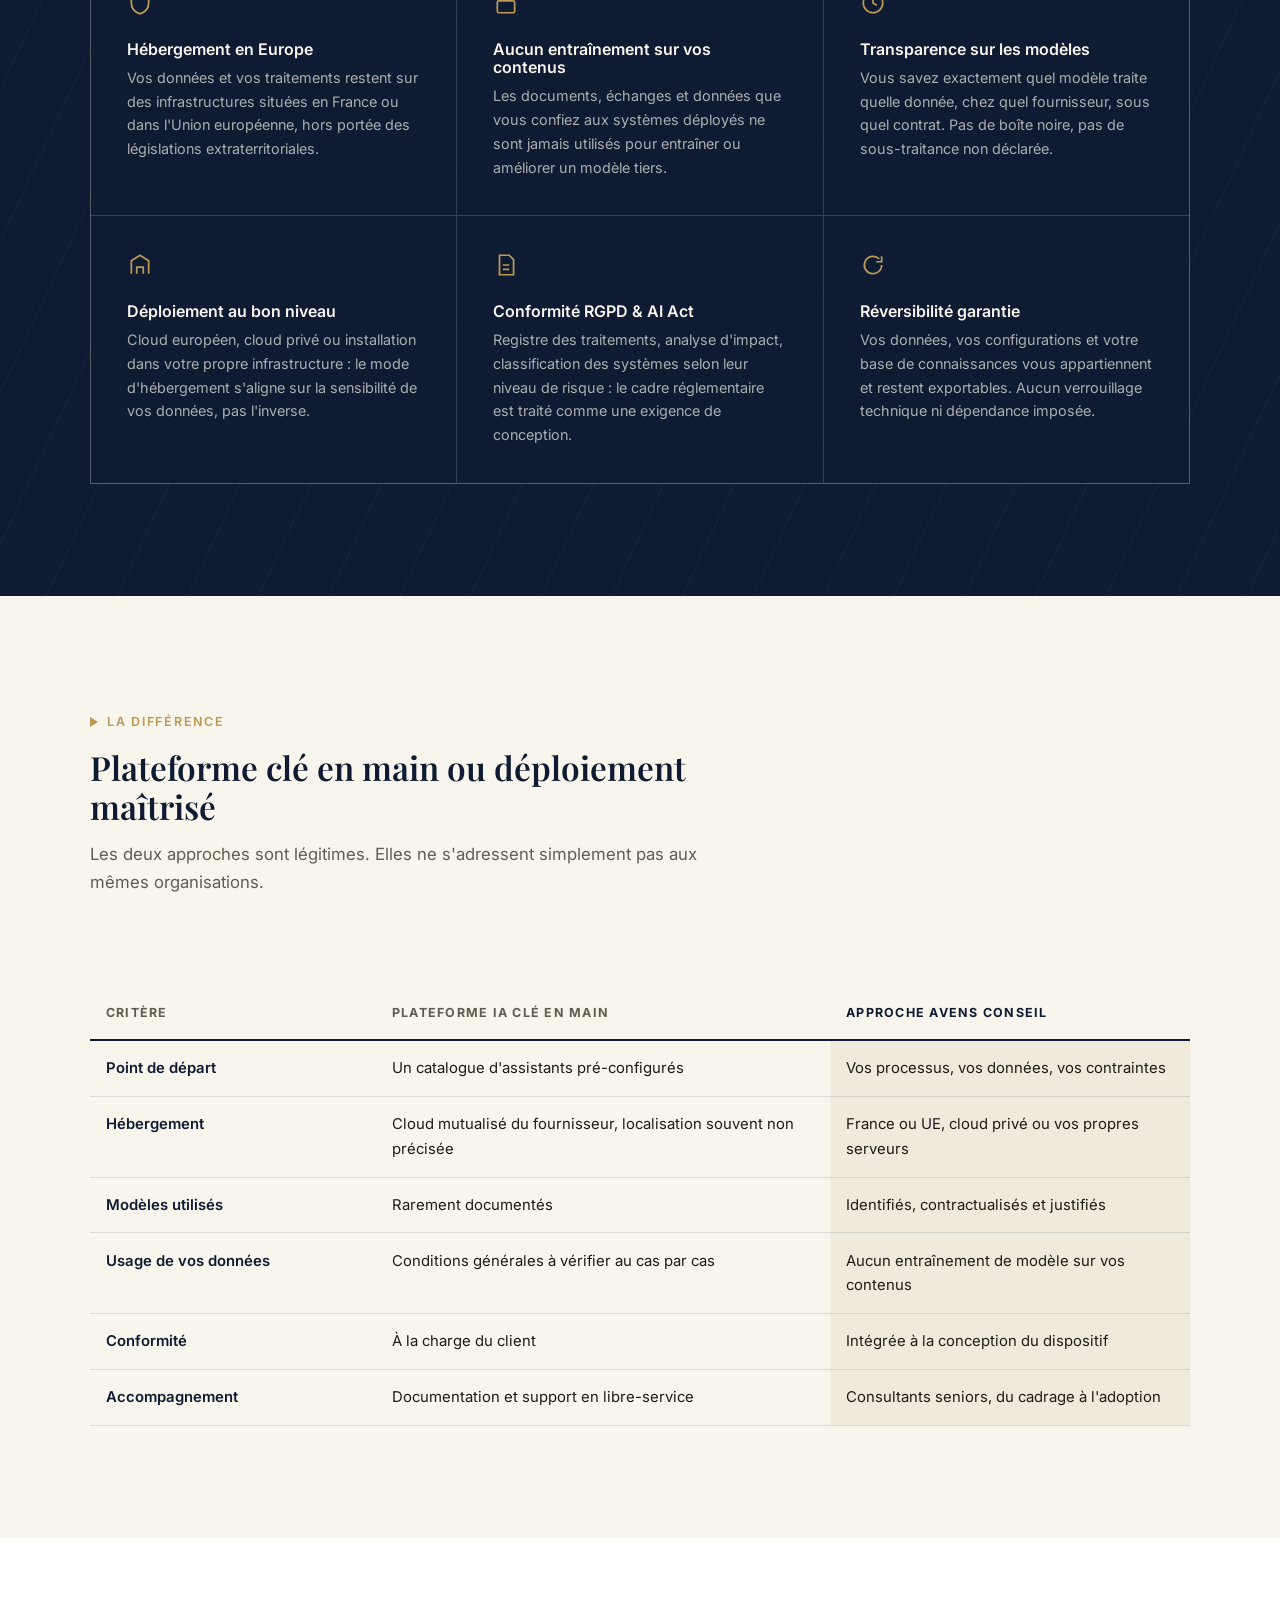
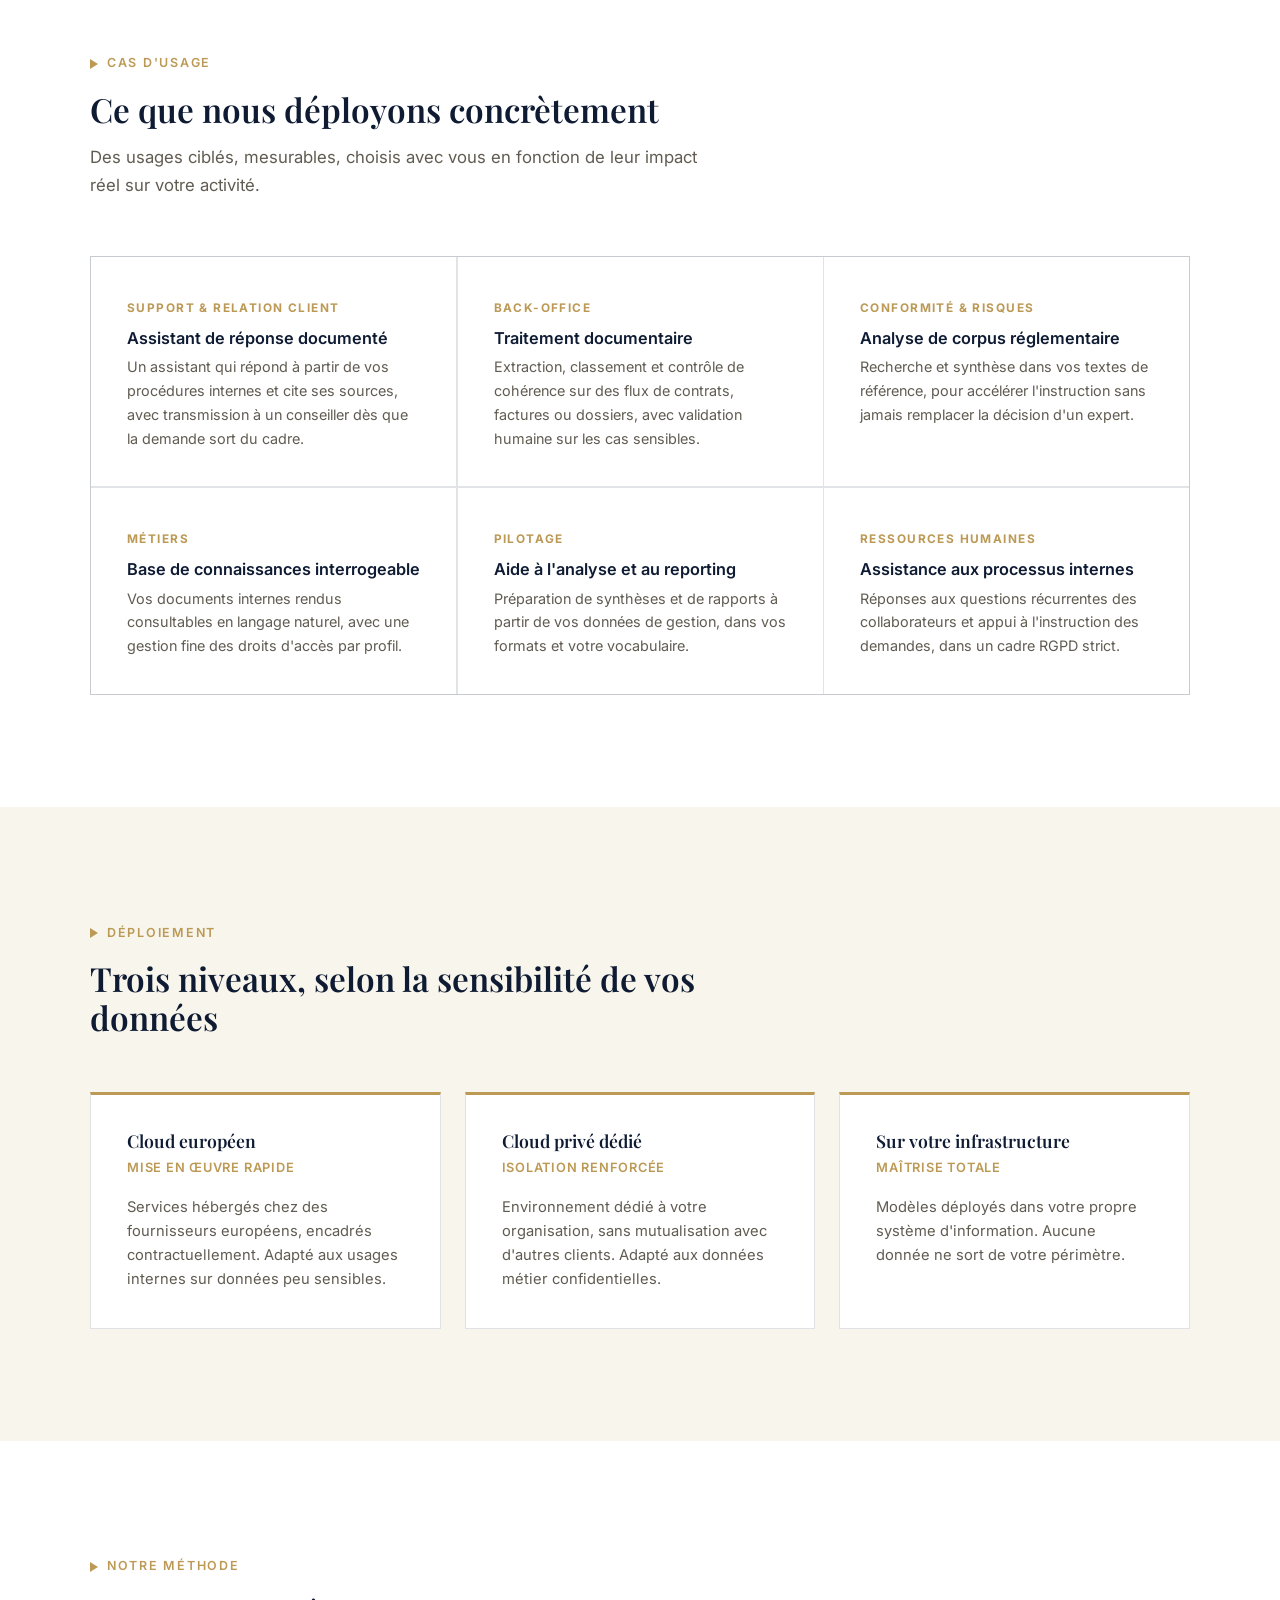
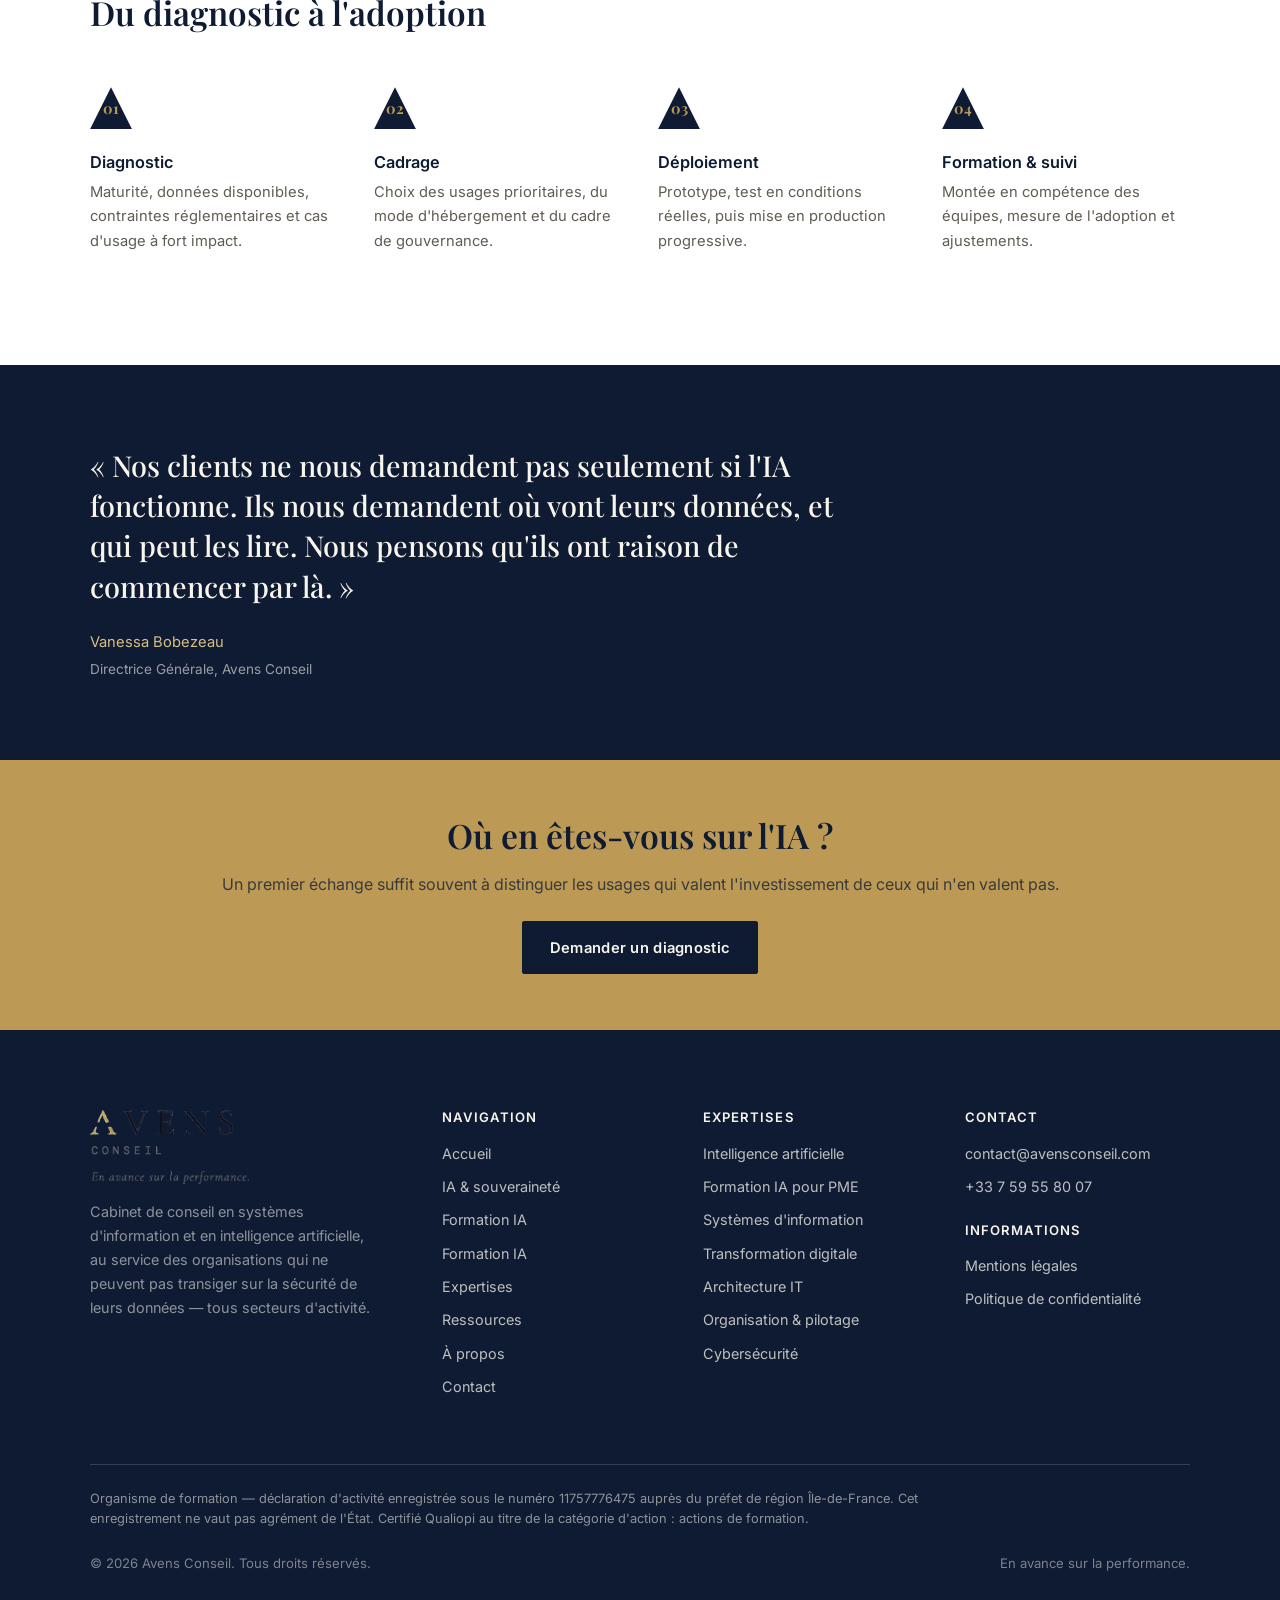
<file: ia.html>
<!DOCTYPE html>
<html lang="fr">
<head>
<meta charset="UTF-8">
<meta name="viewport" content="width=device-width, initial-scale=1.0">
<title>IA &amp; souveraineté des données — Avens Conseil</title>
<link rel="canonical" href="https://avensconseil.com/ia.html">
<meta property="og:type" content="website">
<meta property="og:locale" content="fr_FR">
<meta property="og:site_name" content="Avens Conseil">
<meta property="og:url" content="https://avensconseil.com/ia.html">
<meta property="og:title" content="IA & souveraineté des données — Avens Conseil">
<meta property="og:description" content="Avens Conseil déploie l'IA dans les entreprises sans céder sur la sécurité : hébergement en Europe, vos données restent les vôtres, aucun entraînement de modèle sur vos contenus, conformité RGPD et AI Act.">
<meta property="og:image" content="https://avensconseil.com/og-image.png">
<meta property="og:image:width" content="1200">
<meta property="og:image:height" content="630">
<meta property="og:image:alt" content="Avens Conseil — L'IA utile à vos métiers, sans céder vos données">
<meta name="twitter:card" content="summary_large_image">
<meta name="twitter:title" content="IA & souveraineté des données — Avens Conseil">
<meta name="twitter:description" content="Avens Conseil déploie l'IA dans les entreprises sans céder sur la sécurité : hébergement en Europe, vos données restent les vôtres, aucun entraînement de modèle sur vos contenus, conformité RGPD et AI Act.">
<meta name="twitter:image" content="https://avensconseil.com/og-image.png">
<meta name="description" content="Avens Conseil déploie l'IA dans les entreprises sans céder sur la sécurité : hébergement en Europe, vos données restent les vôtres, aucun entraînement de modèle sur vos contenus, conformité RGPD et AI Act.">
<link rel="icon" href="favicon.svg" type="image/svg+xml">
<link rel="preconnect" href="https://fonts.googleapis.com">
<link rel="preconnect" href="https://fonts.gstatic.com" crossorigin>
<link href="https://fonts.googleapis.com/css2?family=Playfair+Display:wght@500;600;700&family=Inter:wght@400;500;600;700&display=swap" rel="stylesheet">
<link rel="stylesheet" href="style.css">
</head>
<body>

<header class="site-header">
  <div class="header-strip"></div>
  <div class="container header-inner">
    <a href="index.html" class="logo">
      <img class="logo-img" src="logo-avens.webp" alt="Avens Conseil — En avance sur la performance" width="190" height="93"></span>
    </a>
    <nav class="nav" aria-label="Navigation principale">
      <ul class="nav-links">
        <li><a href="index.html">Accueil</a></li>
        <li><a href="ia.html" aria-current="page">IA &amp; souveraineté</a></li>
        <li><a href="services.html#cy">Cybersécurité</a></li>
        <li><a href="services.html">Expertises</a></li>
        <li><a href="ressources.html">Ressources</a></li>
        <li><a href="apropos.html">À propos</a></li>
        <li><a href="contact.html">Contact</a></li>
      </ul>
      <div class="header-cta">
        <a href="contact.html" class="btn btn--primary">Nous contacter</a>
      </div>
      <button class="nav-toggle" aria-label="Ouvrir le menu" aria-expanded="false">
        <span></span><span></span><span></span>
      </button>
    </nav>
  </div>
</header>

<main>

  <section class="page-hero">
    <div class="container">
      <p class="eyebrow eyebrow--light">Expertise phare</p>
      <h1>L'IA dans votre entreprise, sans céder vos données</h1>
      <p>Nous déployons l'intelligence artificielle au plus près de vos métiers — cadrage, formation, mise en production — dans un cadre où vos données restent hébergées en Europe, sous votre contrôle, et ne servent jamais à entraîner de modèle tiers.</p>
      <div class="hero-actions">
        <a href="#engagements" class="btn btn--primary">Nos engagements</a>
        <a href="contact.html" class="btn btn--outline-light">Demander un diagnostic</a>
      </div>
    </div>
  </section>

  <section class="section section--white">
    <div class="container">
      <div class="section-head reveal">
        <p class="eyebrow">Notre approche</p>
        <h2 class="section-title">Partir de votre métier, pas d'un catalogue d'outils</h2>
        <p class="section-lead">
          La plupart des offres d'IA proposent des assistants pré-configurés, identiques d'une entreprise à l'autre.
          Cela fonctionne pour des besoins standards. Cela échoue dès que les processus, le vocabulaire, les données
          ou les contraintes réglementaires sont spécifiques — c'est-à-dire dans la plupart des organisations que nous
          accompagnons.
        </p>
        <p class="section-lead">
          Nous prenons le problème dans l'autre sens : nous partons de vos processus réels, de vos données existantes
          et de votre cadre de conformité, puis nous construisons les usages qui tiennent dans la durée. Et nous formons
          vos équipes à s'en servir, parce qu'une solution que personne n'utilise n'a créé aucune valeur.
        </p>
      </div>
    </div>
  </section>

  <section class="sovereignty" id="engagements">
    <div class="container">
      <div class="section-head reveal">
        <p class="eyebrow eyebrow--light">Sécurité &amp; souveraineté</p>
        <h2 class="section-title">Six engagements sur vos données</h2>
        <p class="section-lead">C'est la première question que posent nos clients. Voici nos réponses, avant même d'entrer dans le détail technique.</p>
      </div>
      <div class="commitments-grid reveal">

        <article class="commitment">
          <svg class="commitment__icon" viewBox="0 0 24 24" fill="none" stroke="currentColor" stroke-width="1.6" aria-hidden="true">
            <path d="M12 2 4 6v6c0 5 3.4 8.6 8 10 4.6-1.4 8-5 8-10V6l-8-4z"/>
          </svg>
          <h3>Hébergement en Europe</h3>
          <p>Vos données et vos traitements restent sur des infrastructures situées en France ou dans l'Union européenne, hors portée des législations extraterritoriales.</p>
        </article>

        <article class="commitment">
          <svg class="commitment__icon" viewBox="0 0 24 24" fill="none" stroke="currentColor" stroke-width="1.6" aria-hidden="true">
            <rect x="4" y="10" width="16" height="11" rx="1.5"/>
            <path d="M8 10V7a4 4 0 0 1 8 0v3"/>
          </svg>
          <h3>Aucun entraînement sur vos contenus</h3>
          <p>Les documents, échanges et données que vous confiez aux systèmes déployés ne sont jamais utilisés pour entraîner ou améliorer un modèle tiers.</p>
        </article>

        <article class="commitment">
          <svg class="commitment__icon" viewBox="0 0 24 24" fill="none" stroke="currentColor" stroke-width="1.6" aria-hidden="true">
            <circle cx="12" cy="12" r="9"/>
            <path d="M12 7v5l3.5 2"/>
          </svg>
          <h3>Transparence sur les modèles</h3>
          <p>Vous savez exactement quel modèle traite quelle donnée, chez quel fournisseur, sous quel contrat. Pas de boîte noire, pas de sous-traitance non déclarée.</p>
        </article>

        <article class="commitment">
          <svg class="commitment__icon" viewBox="0 0 24 24" fill="none" stroke="currentColor" stroke-width="1.6" aria-hidden="true">
            <path d="M4 20V8l8-5 8 5v12"/>
            <path d="M9 20v-6h6v6"/>
          </svg>
          <h3>Déploiement au bon niveau</h3>
          <p>Cloud européen, cloud privé ou installation dans votre propre infrastructure : le mode d'hébergement s'aligne sur la sensibilité de vos données, pas l'inverse.</p>
        </article>

        <article class="commitment">
          <svg class="commitment__icon" viewBox="0 0 24 24" fill="none" stroke="currentColor" stroke-width="1.6" aria-hidden="true">
            <path d="M6 3h9l4 4v14H6z"/>
            <path d="M9 12h6M9 16h6"/>
          </svg>
          <h3>Conformité RGPD &amp; AI Act</h3>
          <p>Registre des traitements, analyse d'impact, classification des systèmes selon leur niveau de risque : le cadre réglementaire est traité comme une exigence de conception.</p>
        </article>

        <article class="commitment">
          <svg class="commitment__icon" viewBox="0 0 24 24" fill="none" stroke="currentColor" stroke-width="1.6" aria-hidden="true">
            <path d="M20 12a8 8 0 1 1-2.3-5.6"/>
            <path d="M20 4v5h-5"/>
          </svg>
          <h3>Réversibilité garantie</h3>
          <p>Vos données, vos configurations et votre base de connaissances vous appartiennent et restent exportables. Aucun verrouillage technique ni dépendance imposée.</p>
        </article>

      </div>
    </div>
  </section>

  <section class="section">
    <div class="container">
      <div class="section-head reveal">
        <p class="eyebrow">La différence</p>
        <h2 class="section-title">Plateforme clé en main ou déploiement maîtrisé</h2>
        <p class="section-lead">Les deux approches sont légitimes. Elles ne s'adressent simplement pas aux mêmes organisations.</p>
      </div>
      <div class="table-scroll reveal">
        <table class="contrast-table">
          <thead>
            <tr>
              <th scope="col">Critère</th>
              <th scope="col">Plateforme IA clé en main</th>
              <th scope="col">Approche Avens Conseil</th>
            </tr>
          </thead>
          <tbody>
            <tr>
              <td>Point de départ</td>
              <td>Un catalogue d'assistants pré-configurés</td>
              <td>Vos processus, vos données, vos contraintes</td>
            </tr>
            <tr>
              <td>Hébergement</td>
              <td>Cloud mutualisé du fournisseur, localisation souvent non précisée</td>
              <td>France ou UE, cloud privé ou vos propres serveurs</td>
            </tr>
            <tr>
              <td>Modèles utilisés</td>
              <td>Rarement documentés</td>
              <td>Identifiés, contractualisés et justifiés</td>
            </tr>
            <tr>
              <td>Usage de vos données</td>
              <td>Conditions générales à vérifier au cas par cas</td>
              <td>Aucun entraînement de modèle sur vos contenus</td>
            </tr>
            <tr>
              <td>Conformité</td>
              <td>À la charge du client</td>
              <td>Intégrée à la conception du dispositif</td>
            </tr>
            <tr>
              <td>Accompagnement</td>
              <td>Documentation et support en libre-service</td>
              <td>Consultants seniors, du cadrage à l'adoption</td>
            </tr>
          </tbody>
        </table>
      </div>
    </div>
  </section>

  <section class="section section--white">
    <div class="container">
      <div class="section-head reveal">
        <p class="eyebrow">Cas d'usage</p>
        <h2 class="section-title">Ce que nous déployons concrètement</h2>
        <p class="section-lead">Des usages ciblés, mesurables, choisis avec vous en fonction de leur impact réel sur votre activité.</p>
      </div>
      <div class="usecase-grid reveal">
        <article class="usecase-card">
          <span class="usecase-card__fn">Support &amp; relation client</span>
          <h3>Assistant de réponse documenté</h3>
          <p>Un assistant qui répond à partir de vos procédures internes et cite ses sources, avec transmission à un conseiller dès que la demande sort du cadre.</p>
        </article>
        <article class="usecase-card">
          <span class="usecase-card__fn">Back-office</span>
          <h3>Traitement documentaire</h3>
          <p>Extraction, classement et contrôle de cohérence sur des flux de contrats, factures ou dossiers, avec validation humaine sur les cas sensibles.</p>
        </article>
        <article class="usecase-card">
          <span class="usecase-card__fn">Conformité &amp; risques</span>
          <h3>Analyse de corpus réglementaire</h3>
          <p>Recherche et synthèse dans vos textes de référence, pour accélérer l'instruction sans jamais remplacer la décision d'un expert.</p>
        </article>
        <article class="usecase-card">
          <span class="usecase-card__fn">Métiers</span>
          <h3>Base de connaissances interrogeable</h3>
          <p>Vos documents internes rendus consultables en langage naturel, avec une gestion fine des droits d'accès par profil.</p>
        </article>
        <article class="usecase-card">
          <span class="usecase-card__fn">Pilotage</span>
          <h3>Aide à l'analyse et au reporting</h3>
          <p>Préparation de synthèses et de rapports à partir de vos données de gestion, dans vos formats et votre vocabulaire.</p>
        </article>
        <article class="usecase-card">
          <span class="usecase-card__fn">Ressources humaines</span>
          <h3>Assistance aux processus internes</h3>
          <p>Réponses aux questions récurrentes des collaborateurs et appui à l'instruction des demandes, dans un cadre RGPD strict.</p>
        </article>
      </div>
    </div>
  </section>

  <section class="section">
    <div class="container">
      <div class="section-head reveal">
        <p class="eyebrow">Déploiement</p>
        <h2 class="section-title">Trois niveaux, selon la sensibilité de vos données</h2>
      </div>
      <div class="deploy-grid reveal">
        <article class="deploy-card">
          <h3>Cloud européen</h3>
          <span class="deploy-card__meta">Mise en œuvre rapide</span>
          <p>Services hébergés chez des fournisseurs européens, encadrés contractuellement. Adapté aux usages internes sur données peu sensibles.</p>
        </article>
        <article class="deploy-card">
          <h3>Cloud privé dédié</h3>
          <span class="deploy-card__meta">Isolation renforcée</span>
          <p>Environnement dédié à votre organisation, sans mutualisation avec d'autres clients. Adapté aux données métier confidentielles.</p>
        </article>
        <article class="deploy-card">
          <h3>Sur votre infrastructure</h3>
          <span class="deploy-card__meta">Maîtrise totale</span>
          <p>Modèles déployés dans votre propre système d'information. Aucune donnée ne sort de votre périmètre.</p>
        </article>
      </div>
    </div>
  </section>

  <section class="section section--white">
    <div class="container">
      <div class="section-head reveal">
        <p class="eyebrow">Notre méthode</p>
        <h2 class="section-title">Du diagnostic à l'adoption</h2>
      </div>
      <div class="process-grid reveal">
        <div class="process-step">
          <div class="process-step__num">01</div>
          <h3>Diagnostic</h3>
          <p>Maturité, données disponibles, contraintes réglementaires et cas d'usage à fort impact.</p>
        </div>
        <div class="process-step">
          <div class="process-step__num">02</div>
          <h3>Cadrage</h3>
          <p>Choix des usages prioritaires, du mode d'hébergement et du cadre de gouvernance.</p>
        </div>
        <div class="process-step">
          <div class="process-step__num">03</div>
          <h3>Déploiement</h3>
          <p>Prototype, test en conditions réelles, puis mise en production progressive.</p>
        </div>
        <div class="process-step">
          <div class="process-step__num">04</div>
          <h3>Formation &amp; suivi</h3>
          <p>Montée en compétence des équipes, mesure de l'adoption et ajustements.</p>
        </div>
      </div>
    </div>
  </section>

  <section class="quote-block reveal">
    <div class="container">
      <blockquote>« Nos clients ne nous demandent pas seulement si l'IA fonctionne. Ils nous demandent où vont leurs données, et qui peut les lire. Nous pensons qu'ils ont raison de commencer par là. »</blockquote>
      <cite>Vanessa Bobezeau<span>Directrice Générale, Avens Conseil</span></cite>
    </div>
  </section>

  <section class="cta-banner reveal">
    <div class="container">
      <h2>Où en êtes-vous sur l'IA ?</h2>
      <p>Un premier échange suffit souvent à distinguer les usages qui valent l'investissement de ceux qui n'en valent pas.</p>
      <a href="contact.html" class="btn btn--primary">Demander un diagnostic</a>
    </div>
  </section>

</main>

<footer class="site-footer">
  <div class="container">
    <div class="footer-grid">
      <div class="footer-brand">
        <a href="index.html" class="logo">
          <img class="logo-img" src="logo-avens.webp" loading="lazy" alt="Avens Conseil — En avance sur la performance" width="190" height="93">
        </a>
        <p>Cabinet de conseil en systèmes d'information et en intelligence artificielle, au service des organisations qui ne peuvent pas transiger sur la sécurité de leurs données — tous secteurs d'activité.</p>
      </div>
      <div class="footer-col">
        <h4>Navigation</h4>
        <ul>
          <li><a href="index.html">Accueil</a></li>
          <li><a href="ia.html">IA &amp; souveraineté</a></li>
          <li><a href="formation-ia.html">Formation IA</a></li>
        <li><a href="formation-ia.html">Formation IA</a></li>
          <li><a href="services.html">Expertises</a></li>
          <li><a href="ressources.html">Ressources</a></li>
          <li><a href="apropos.html">À propos</a></li>
          <li><a href="contact.html">Contact</a></li>
        </ul>
      </div>
      <div class="footer-col">
        <h4>Expertises</h4>
        <ul>
          <li><a href="ia.html">Intelligence artificielle</a></li>
          <li><a href="formation-ia.html">Formation IA pour PME</a></li>
          <li><a href="services.html#si">Systèmes d'information</a></li>
          <li><a href="services.html#td">Transformation digitale</a></li>
          <li><a href="services.html#ar">Architecture IT</a></li>
          <li><a href="services.html#or">Organisation &amp; pilotage</a></li>
          <li><a href="services.html#cy">Cybersécurité</a></li>
        </ul>
      </div>
      <div class="footer-col">
        <h4>Contact</h4>
        <ul>
          <li><a href="mailto:contact@avensconseil.com">contact@avensconseil.com</a></li>
          <li><a href="tel:+33759558007">+33 7 59 55 80 07</a></li>
        </ul>
        <h4 style="margin-top:var(--space-3)">Informations</h4>
        <ul>
          <li><a href="mentions-legales.html">Mentions légales</a></li>
          <li><a href="confidentialite.html">Politique de confidentialité</a></li>
        </ul>
      </div>
    </div>
    <p class="footer-legal">Organisme de formation — déclaration d'activité enregistrée sous le numéro 11757776475 auprès du préfet de région Île-de-France. Cet enregistrement ne vaut pas agrément de l'État. Certifié Qualiopi au titre de la catégorie d'action : actions de formation.</p>
    <div class="footer-bottom">
      <span>© <span data-year>2026</span> Avens Conseil. Tous droits réservés.</span>
      <span>En avance sur la performance.</span>
    </div>
  </div>
</footer>

<script src="script.js"></script>
</body>
</html>
</file>
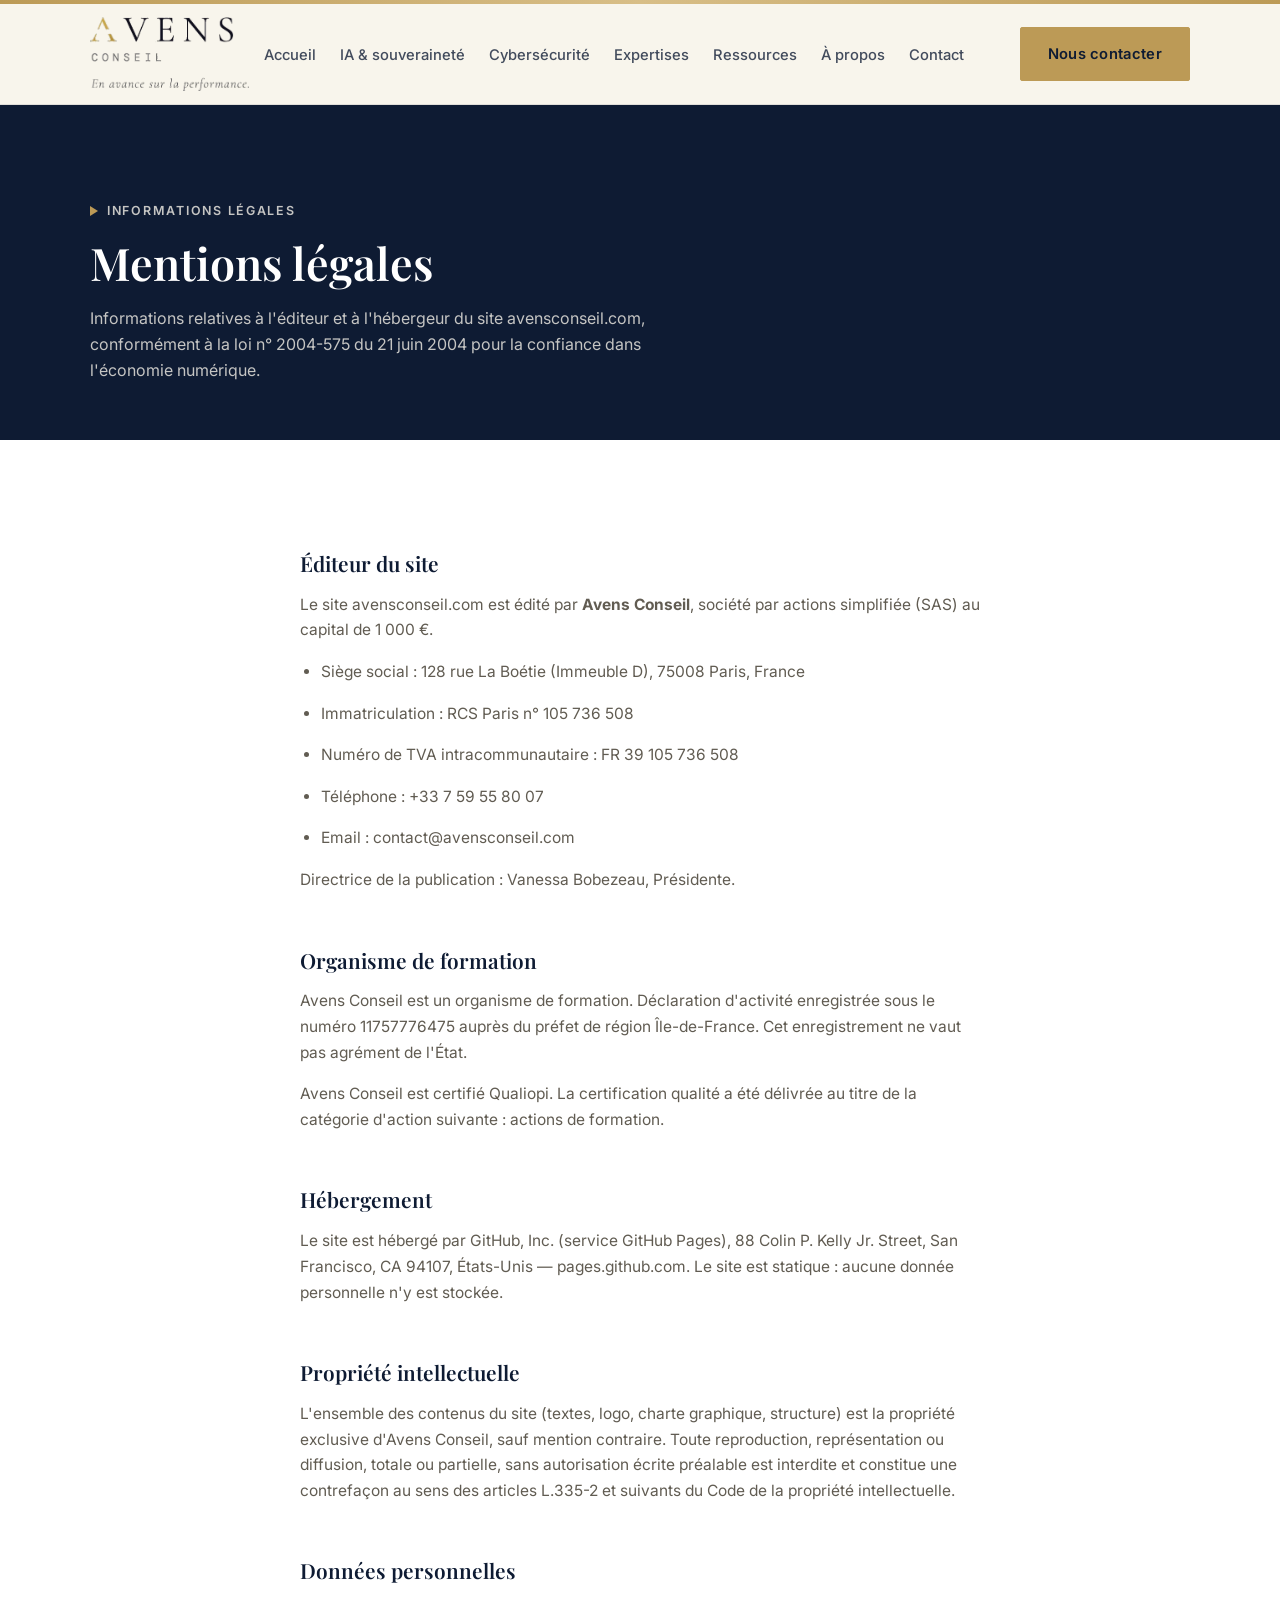
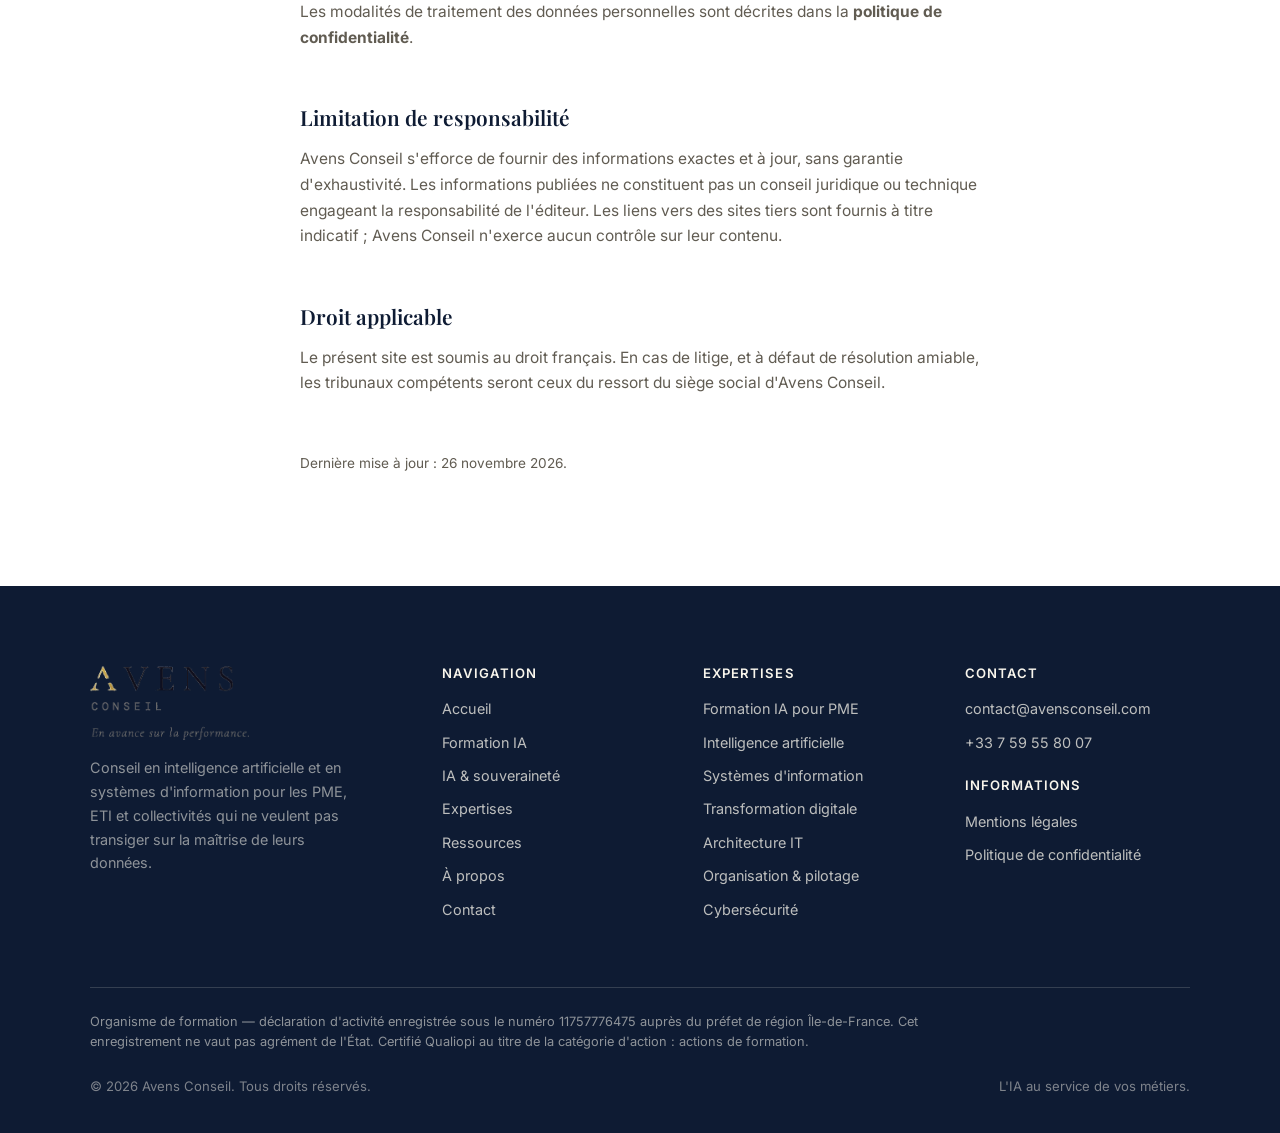
<file: mentions-legales.html>
<!DOCTYPE html>
<html lang="fr">
<head>
<meta charset="UTF-8">
<meta name="viewport" content="width=device-width, initial-scale=1.0">
<title>Mentions légales | Avens Conseil</title>
<link rel="canonical" href="https://avensconseil.com/mentions-legales.html">
<meta property="og:type" content="website">
<meta property="og:locale" content="fr_FR">
<meta property="og:site_name" content="Avens Conseil">
<meta property="og:url" content="https://avensconseil.com/mentions-legales.html">
<meta property="og:title" content="Mentions légales | Avens Conseil">
<meta property="og:description" content="Mentions légales du site avensconseil.com : éditeur, hébergeur, propriété intellectuelle.">
<meta property="og:image" content="https://avensconseil.com/og-image.png">
<meta property="og:image:width" content="1200">
<meta property="og:image:height" content="630">
<meta property="og:image:alt" content="Avens Conseil — L'IA utile à vos métiers, sans céder vos données">
<meta name="twitter:card" content="summary_large_image">
<meta name="twitter:title" content="Mentions légales | Avens Conseil">
<meta name="twitter:description" content="Mentions légales du site avensconseil.com : éditeur, hébergeur, propriété intellectuelle.">
<meta name="twitter:image" content="https://avensconseil.com/og-image.png">
<meta name="description" content="Mentions légales du site avensconseil.com : éditeur, hébergeur, propriété intellectuelle.">
<link rel="icon" href="favicon.svg" type="image/svg+xml">
<link rel="preconnect" href="https://fonts.googleapis.com">
<link rel="preconnect" href="https://fonts.gstatic.com" crossorigin>
<link href="https://fonts.googleapis.com/css2?family=Playfair+Display:wght@500;600;700&family=Inter:wght@400;500;600;700&display=swap" rel="stylesheet">
<link rel="stylesheet" href="style.css">
<link rel="stylesheet" href="style-additions.css">
</head>
<body>

<header class="site-header">
  <div class="header-strip"></div>
  <div class="container header-inner">
    <a href="index.html" class="logo">
      <img class="logo-img" src="logo-avens.webp" alt="Avens Conseil" width="190" height="93">
    </a>
    <nav class="nav" aria-label="Navigation principale">
      <ul class="nav-links">
        <li><a href="index.html">Accueil</a></li>
        <li><a href="ia.html">IA &amp; souveraineté</a></li>
        <li><a href="services.html#cy">Cybersécurité</a></li>
        <li><a href="services.html">Expertises</a></li>
        <li><a href="ressources.html">Ressources</a></li>
        <li><a href="apropos.html">À propos</a></li>
        <li><a href="contact.html">Contact</a></li>
      </ul>
      <div class="header-cta">
        <a href="contact.html" class="btn btn--primary">Nous contacter</a>
      </div>
      <button class="nav-toggle" aria-label="Ouvrir le menu" aria-expanded="false">
        <span></span><span></span><span></span>
      </button>
    </nav>
  </div>
</header>

<main>

<section class="page-hero">
  <div class="container">
    <p class="eyebrow eyebrow--light">Informations légales</p>
    <h1>Mentions légales</h1>
    <p>Informations relatives à l'éditeur et à l'hébergeur du site avensconseil.com, conformément à la loi n° 2004-575 du 21 juin 2004 pour la confiance dans l'économie numérique.</p>
  </div>
</section>

<section class="section section--white">
  <div class="container legal">

    <h2>Éditeur du site</h2>
    <p>Le site avensconseil.com est édité par <strong>Avens Conseil</strong>, société par actions simplifiée (SAS) au capital de 1 000 €.</p>
    <ul>
      <li>Siège social : 128 rue La Boétie (Immeuble D), 75008 Paris, France</li>
      <li>Immatriculation : RCS Paris n° 105 736 508</li>
      <li>Numéro de TVA intracommunautaire : FR 39 105 736 508</li>
      <li>Téléphone : +33 7 59 55 80 07</li>
      <li>Email : contact@avensconseil.com</li>
    </ul>
    <p>Directrice de la publication : Vanessa Bobezeau, Présidente.</p>


    <h2>Organisme de formation</h2>
    <p>Avens Conseil est un organisme de formation. Déclaration d'activité enregistrée sous le numéro 11757776475 auprès du préfet de région Île-de-France. Cet enregistrement ne vaut pas agrément de l'État.</p>
    <p>Avens Conseil est certifié Qualiopi. La certification qualité a été délivrée au titre de la catégorie d'action suivante : actions de formation.</p>

    <h2>Hébergement</h2>
    <p>Le site est hébergé par GitHub, Inc. (service GitHub Pages), 88 Colin P. Kelly Jr. Street, San Francisco, CA 94107, États-Unis — <a href="https://pages.github.com/">pages.github.com</a>. Le site est statique : aucune donnée personnelle n'y est stockée.</p>

    <h2>Propriété intellectuelle</h2>
    <p>L'ensemble des contenus du site (textes, logo, charte graphique, structure) est la propriété exclusive d'Avens Conseil, sauf mention contraire. Toute reproduction, représentation ou diffusion, totale ou partielle, sans autorisation écrite préalable est interdite et constitue une contrefaçon au sens des articles L.335-2 et suivants du Code de la propriété intellectuelle.</p>

    <h2>Données personnelles</h2>
    <p>Les modalités de traitement des données personnelles sont décrites dans la <a href="confidentialite.html"><strong>politique de confidentialité</strong></a>.</p>

    <h2>Limitation de responsabilité</h2>
    <p>Avens Conseil s'efforce de fournir des informations exactes et à jour, sans garantie d'exhaustivité. Les informations publiées ne constituent pas un conseil juridique ou technique engageant la responsabilité de l'éditeur. Les liens vers des sites tiers sont fournis à titre indicatif ; Avens Conseil n'exerce aucun contrôle sur leur contenu.</p>

    <h2>Droit applicable</h2>
    <p>Le présent site est soumis au droit français. En cas de litige, et à défaut de résolution amiable, les tribunaux compétents seront ceux du ressort du siège social d'Avens Conseil.</p>

    <p style="margin-top:var(--space-5);font-size:.85rem">Dernière mise à jour : 26 novembre 2026.</p>
  </div>
</section>

</main>

<footer class="site-footer">
  <div class="container">
    <div class="footer-grid">
      <div class="footer-brand">
        <a href="index.html" class="logo">
          <img class="logo-img" src="logo-avens.webp" loading="lazy" alt="Avens Conseil" width="190" height="93">
        </a>
        <p>Conseil en intelligence artificielle et en systèmes d'information pour les PME, ETI et collectivités qui ne veulent pas transiger sur la maîtrise de leurs données.</p>
      </div>
      <div class="footer-col">
        <h4>Navigation</h4>
        <ul>
          <li><a href="index.html">Accueil</a></li>
          <li><a href="formation-ia.html">Formation IA</a></li>
          <li><a href="ia.html">IA &amp; souveraineté</a></li>
          <li><a href="services.html">Expertises</a></li>
          <li><a href="ressources.html">Ressources</a></li>
          <li><a href="apropos.html">À propos</a></li>
          <li><a href="contact.html">Contact</a></li>
        </ul>
      </div>
      <div class="footer-col">
        <h4>Expertises</h4>
        <ul>
          <li><a href="formation-ia.html">Formation IA pour PME</a></li>
          <li><a href="ia.html">Intelligence artificielle</a></li>
          <li><a href="services.html#si">Systèmes d'information</a></li>
          <li><a href="services.html#td">Transformation digitale</a></li>
          <li><a href="services.html#ar">Architecture IT</a></li>
          <li><a href="services.html#or">Organisation &amp; pilotage</a></li>
          <li><a href="services.html#cy">Cybersécurité</a></li>
        </ul>
      </div>
      <div class="footer-col">
        <h4>Contact</h4>
        <ul>
          <li><a href="mailto:contact@avensconseil.com">contact@avensconseil.com</a></li>
          <li><a href="tel:+33759558007">+33 7 59 55 80 07</a></li>
        </ul>
        <h4 style="margin-top:var(--space-3)">Informations</h4>
        <ul>
          <li><a href="mentions-legales.html">Mentions légales</a></li>
          <li><a href="confidentialite.html">Politique de confidentialité</a></li>
        </ul>
      </div>
    </div>
    <p class="footer-legal">Organisme de formation — déclaration d'activité enregistrée sous le numéro 11757776475 auprès du préfet de région Île-de-France. Cet enregistrement ne vaut pas agrément de l'État. Certifié Qualiopi au titre de la catégorie d'action : actions de formation.</p>
    <div class="footer-bottom">
      <span>© <span data-year>2026</span> Avens Conseil. Tous droits réservés.</span>
      <span>L'IA au service de vos métiers.</span>
    </div>
  </div>
</footer>

<script src="script.js"></script>
</body>
</html>
</file>
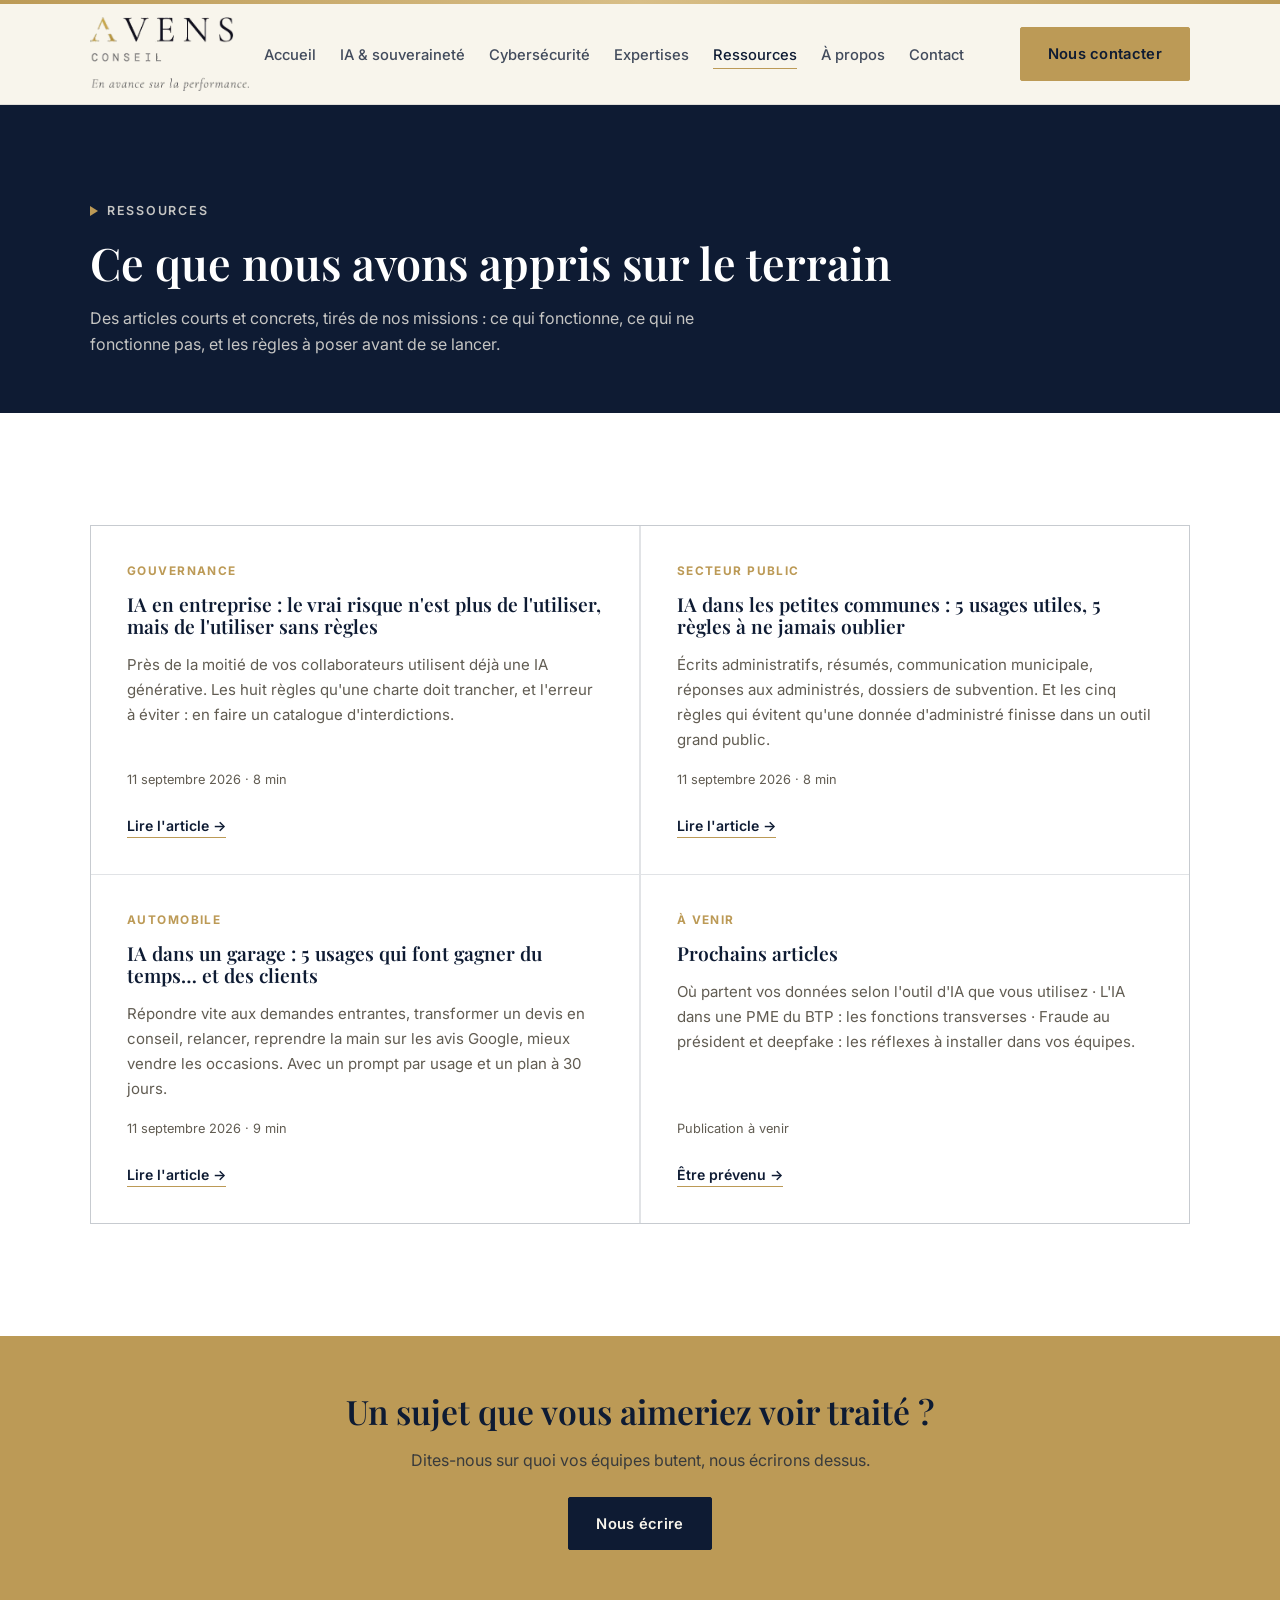
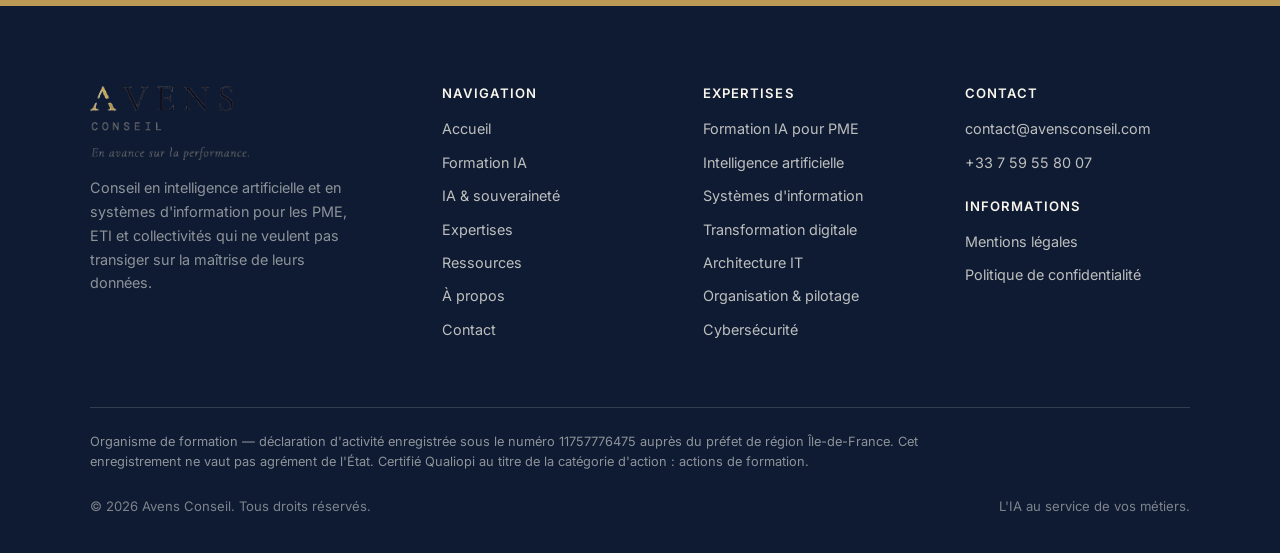
<file: ressources.html>
<!DOCTYPE html>
<html lang="fr">
<head>
<meta charset="UTF-8">
<meta name="viewport" content="width=device-width, initial-scale=1.0">
<title>Ressources : IA, souveraineté et systèmes d'information pour les PME | Avens Conseil</title>
<meta name="description" content="Articles concrets tirés de nos missions : charte d'usage de l'IA, IA dans une petite commune, IA dans un garage indépendant. Ce qui fonctionne sur le terrain, et les règles à poser avant de se lancer.">
<link rel="canonical" href="https://avensconseil.com/ressources.html">
<meta property="og:type" content="website">
<meta property="og:locale" content="fr_FR">
<meta property="og:site_name" content="Avens Conseil">
<meta property="og:url" content="https://avensconseil.com/ressources.html">
<meta property="og:title" content="Ressources : IA, souveraineté et systèmes d'information pour les PME | Avens Conseil">
<meta property="og:description" content="Articles concrets tirés de nos missions : charte d'usage de l'IA, IA dans une petite commune, IA dans un garage indépendant. Ce qui fonctionne sur le terrain, et les règles à poser avant de se lancer.">
<meta property="og:image" content="https://avensconseil.com/og-image.png">
<meta property="og:image:width" content="1200">
<meta property="og:image:height" content="630">
<meta property="og:image:alt" content="Avens Conseil — L'IA utile à vos métiers, sans céder vos données">
<meta name="twitter:card" content="summary_large_image">
<meta name="twitter:title" content="Ressources : IA, souveraineté et systèmes d'information pour les PME | Avens Conseil">
<meta name="twitter:description" content="Articles concrets tirés de nos missions : charte d'usage de l'IA, IA dans une petite commune, IA dans un garage indépendant. Ce qui fonctionne sur le terrain, et les règles à poser avant de se lancer.">
<meta name="twitter:image" content="https://avensconseil.com/og-image.png">
<link rel="icon" href="favicon.svg" type="image/svg+xml">
<link rel="preconnect" href="https://fonts.googleapis.com">
<link rel="preconnect" href="https://fonts.gstatic.com" crossorigin>
<link href="https://fonts.googleapis.com/css2?family=Playfair+Display:wght@500;600;700&family=Inter:wght@400;500;600;700&display=swap" rel="stylesheet">
<link rel="stylesheet" href="style.css">
<link rel="stylesheet" href="style-additions.css">
</head>
<body>

<header class="site-header">
  <div class="header-strip"></div>
  <div class="container header-inner">
    <a href="index.html" class="logo">
      <img class="logo-img" src="logo-avens.webp" alt="Avens Conseil" width="190" height="93">
    </a>
    <nav class="nav" aria-label="Navigation principale">
      <ul class="nav-links">
        <li><a href="index.html">Accueil</a></li>
        <li><a href="ia.html">IA &amp; souveraineté</a></li>
        <li><a href="services.html#cy">Cybersécurité</a></li>
        <li><a href="services.html">Expertises</a></li>
        <li><a href="ressources.html" aria-current="page">Ressources</a></li>
        <li><a href="apropos.html">À propos</a></li>
        <li><a href="contact.html">Contact</a></li>
      </ul>
      <div class="header-cta">
        <a href="contact.html" class="btn btn--primary">Nous contacter</a>
      </div>
      <button class="nav-toggle" aria-label="Ouvrir le menu" aria-expanded="false">
        <span></span><span></span><span></span>
      </button>
    </nav>
  </div>
</header>

<main>

<section class="page-hero">
  <div class="container">
    <p class="eyebrow eyebrow--light">Ressources</p>
    <h1>Ce que nous avons appris sur le terrain</h1>
    <p>Des articles courts et concrets, tirés de nos missions : ce qui fonctionne, ce qui ne fonctionne pas, et les règles à poser avant de se lancer.</p>
  </div>
</section>

<section class="section section--white">
  <div class="container">
    <div class="posts-grid reveal">

      <article class="post-card">
        <span class="post-card__tag">Gouvernance</span>
        <h2>IA en entreprise : le vrai risque n'est plus de l'utiliser, mais de l'utiliser sans règles</h2>
        <p>Près de la moitié de vos collaborateurs utilisent déjà une IA générative. Les huit règles qu'une charte doit trancher, et l'erreur à éviter : en faire un catalogue d'interdictions.</p>
        <span class="post-card__date">11 septembre 2026 · 8 min</span>
        <a href="charte-usage-ia.html">Lire l'article →</a>
      </article>

      <article class="post-card">
        <span class="post-card__tag">Secteur public</span>
        <h2>IA dans les petites communes : 5 usages utiles, 5 règles à ne jamais oublier</h2>
        <p>Écrits administratifs, résumés, communication municipale, réponses aux administrés, dossiers de subvention. Et les cinq règles qui évitent qu'une donnée d'administré finisse dans un outil grand public.</p>
        <span class="post-card__date">11 septembre 2026 · 8 min</span>
        <a href="ia-commune-petite-taille.html">Lire l'article →</a>
      </article>

      <article class="post-card">
        <span class="post-card__tag">Automobile</span>
        <h2>IA dans un garage : 5 usages qui font gagner du temps… et des clients</h2>
        <p>Répondre vite aux demandes entrantes, transformer un devis en conseil, relancer, reprendre la main sur les avis Google, mieux vendre les occasions. Avec un prompt par usage et un plan à 30 jours.</p>
        <span class="post-card__date">11 septembre 2026 · 9 min</span>
        <a href="ia-garage-automobile.html">Lire l'article →</a>
      </article>

      <article class="post-card">
        <span class="post-card__tag">À venir</span>
        <h2>Prochains articles</h2>
        <p>Où partent vos données selon l'outil d'IA que vous utilisez · L'IA dans une PME du BTP : les fonctions transverses · Fraude au président et deepfake : les réflexes à installer dans vos équipes.</p>
        <span class="post-card__date">Publication à venir</span>
        <a href="contact.html">Être prévenu →</a>
      </article>

    </div>
  </div>
</section>

<section class="cta-banner reveal">
  <div class="container">
    <h2>Un sujet que vous aimeriez voir traité ?</h2>
    <p>Dites-nous sur quoi vos équipes butent, nous écrirons dessus.</p>
    <a href="contact.html" class="btn btn--primary">Nous écrire</a>
  </div>
</section>

</main>

<footer class="site-footer">
  <div class="container">
    <div class="footer-grid">
      <div class="footer-brand">
        <a href="index.html" class="logo">
          <img class="logo-img" src="logo-avens.webp" loading="lazy" alt="Avens Conseil" width="190" height="93">
        </a>
        <p>Conseil en intelligence artificielle et en systèmes d'information pour les PME, ETI et collectivités qui ne veulent pas transiger sur la maîtrise de leurs données.</p>
      </div>
      <div class="footer-col">
        <h4>Navigation</h4>
        <ul>
          <li><a href="index.html">Accueil</a></li>
          <li><a href="formation-ia.html">Formation IA</a></li>
          <li><a href="ia.html">IA &amp; souveraineté</a></li>
          <li><a href="services.html">Expertises</a></li>
          <li><a href="ressources.html">Ressources</a></li>
          <li><a href="apropos.html">À propos</a></li>
          <li><a href="contact.html">Contact</a></li>
        </ul>
      </div>
      <div class="footer-col">
        <h4>Expertises</h4>
        <ul>
          <li><a href="formation-ia.html">Formation IA pour PME</a></li>
          <li><a href="ia.html">Intelligence artificielle</a></li>
          <li><a href="services.html#si">Systèmes d'information</a></li>
          <li><a href="services.html#td">Transformation digitale</a></li>
          <li><a href="services.html#ar">Architecture IT</a></li>
          <li><a href="services.html#or">Organisation &amp; pilotage</a></li>
          <li><a href="services.html#cy">Cybersécurité</a></li>
        </ul>
      </div>
      <div class="footer-col">
        <h4>Contact</h4>
        <ul>
          <li><a href="mailto:contact@avensconseil.com">contact@avensconseil.com</a></li>
          <li><a href="tel:+33759558007">+33 7 59 55 80 07</a></li>
        </ul>
        <h4 style="margin-top:var(--space-3)">Informations</h4>
        <ul>
          <li><a href="mentions-legales.html">Mentions légales</a></li>
          <li><a href="confidentialite.html">Politique de confidentialité</a></li>
        </ul>
      </div>
    </div>
    <p class="footer-legal">Organisme de formation — déclaration d'activité enregistrée sous le numéro 11757776475 auprès du préfet de région Île-de-France. Cet enregistrement ne vaut pas agrément de l'État. Certifié Qualiopi au titre de la catégorie d'action : actions de formation.</p>
    <div class="footer-bottom">
      <span>© <span data-year>2026</span> Avens Conseil. Tous droits réservés.</span>
      <span>L'IA au service de vos métiers.</span>
    </div>
  </div>
</footer>

<script src="script.js"></script>
</body>
</html>
</file>
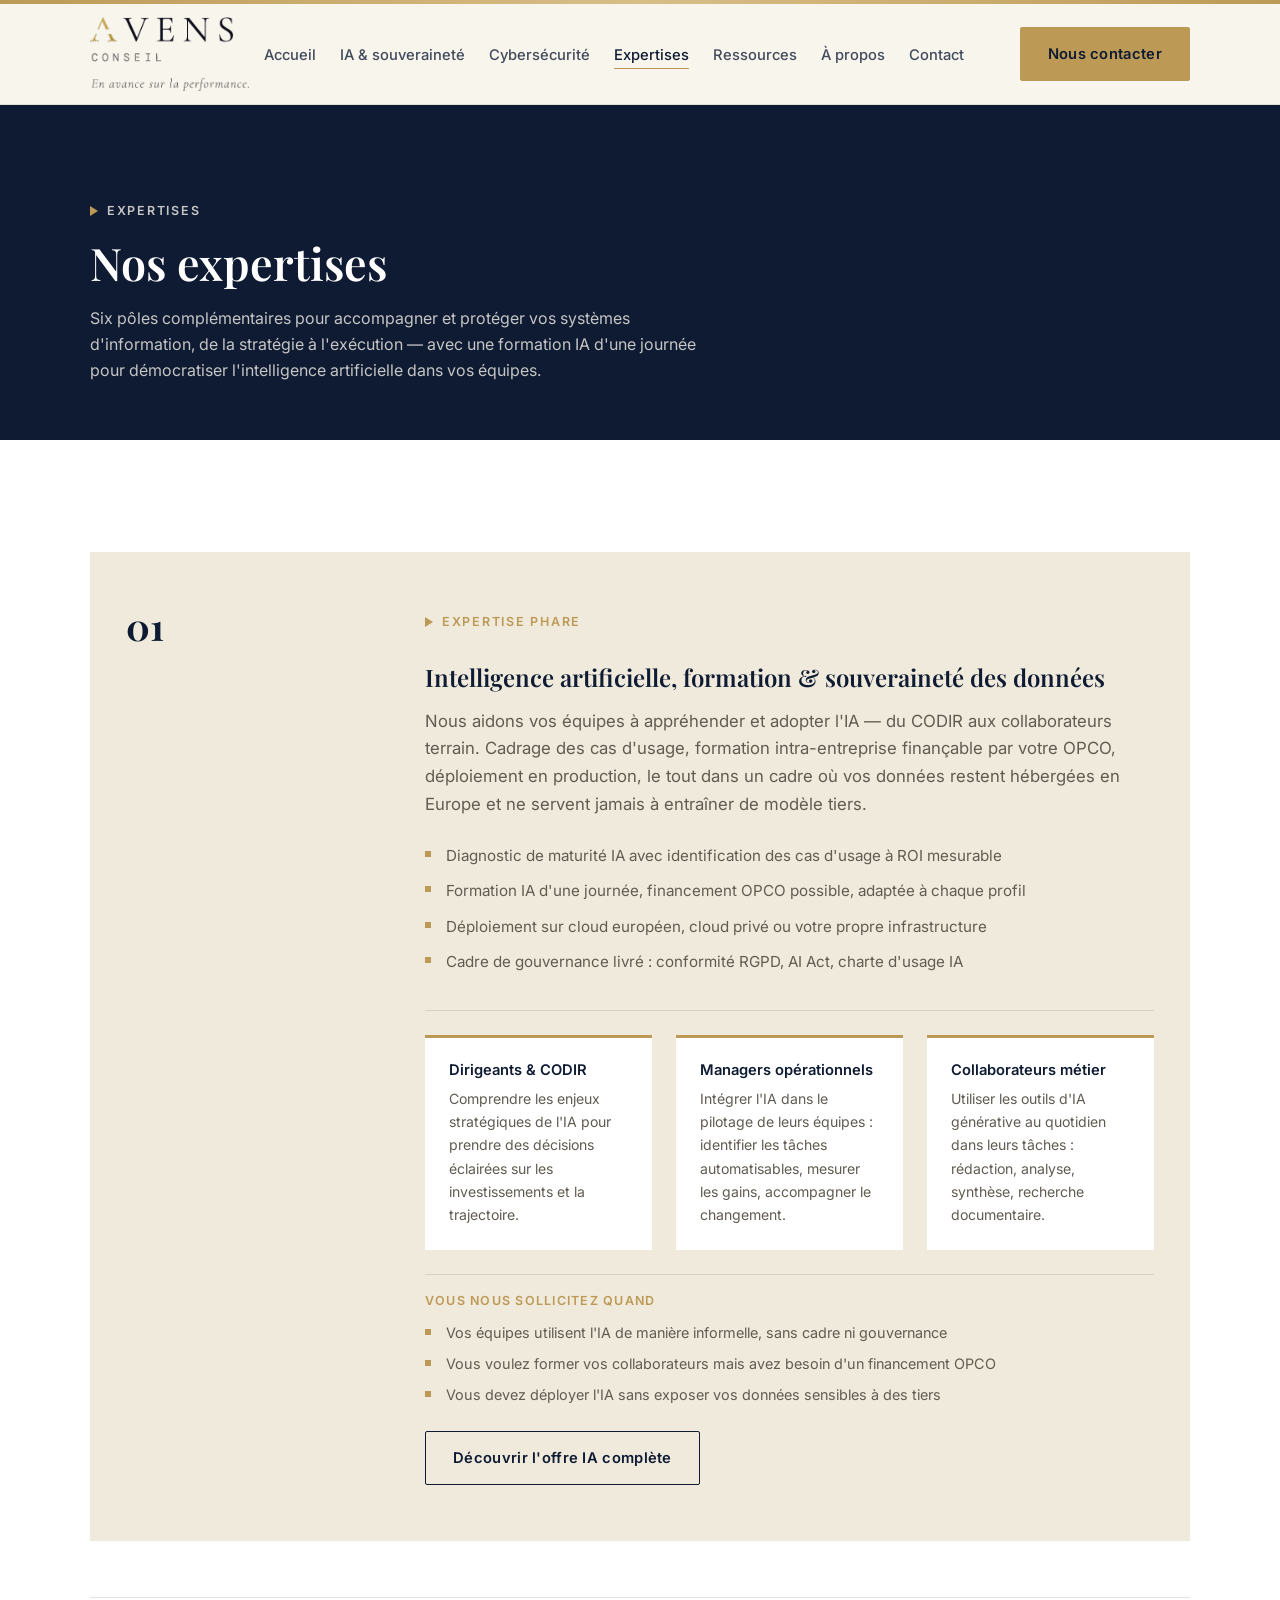
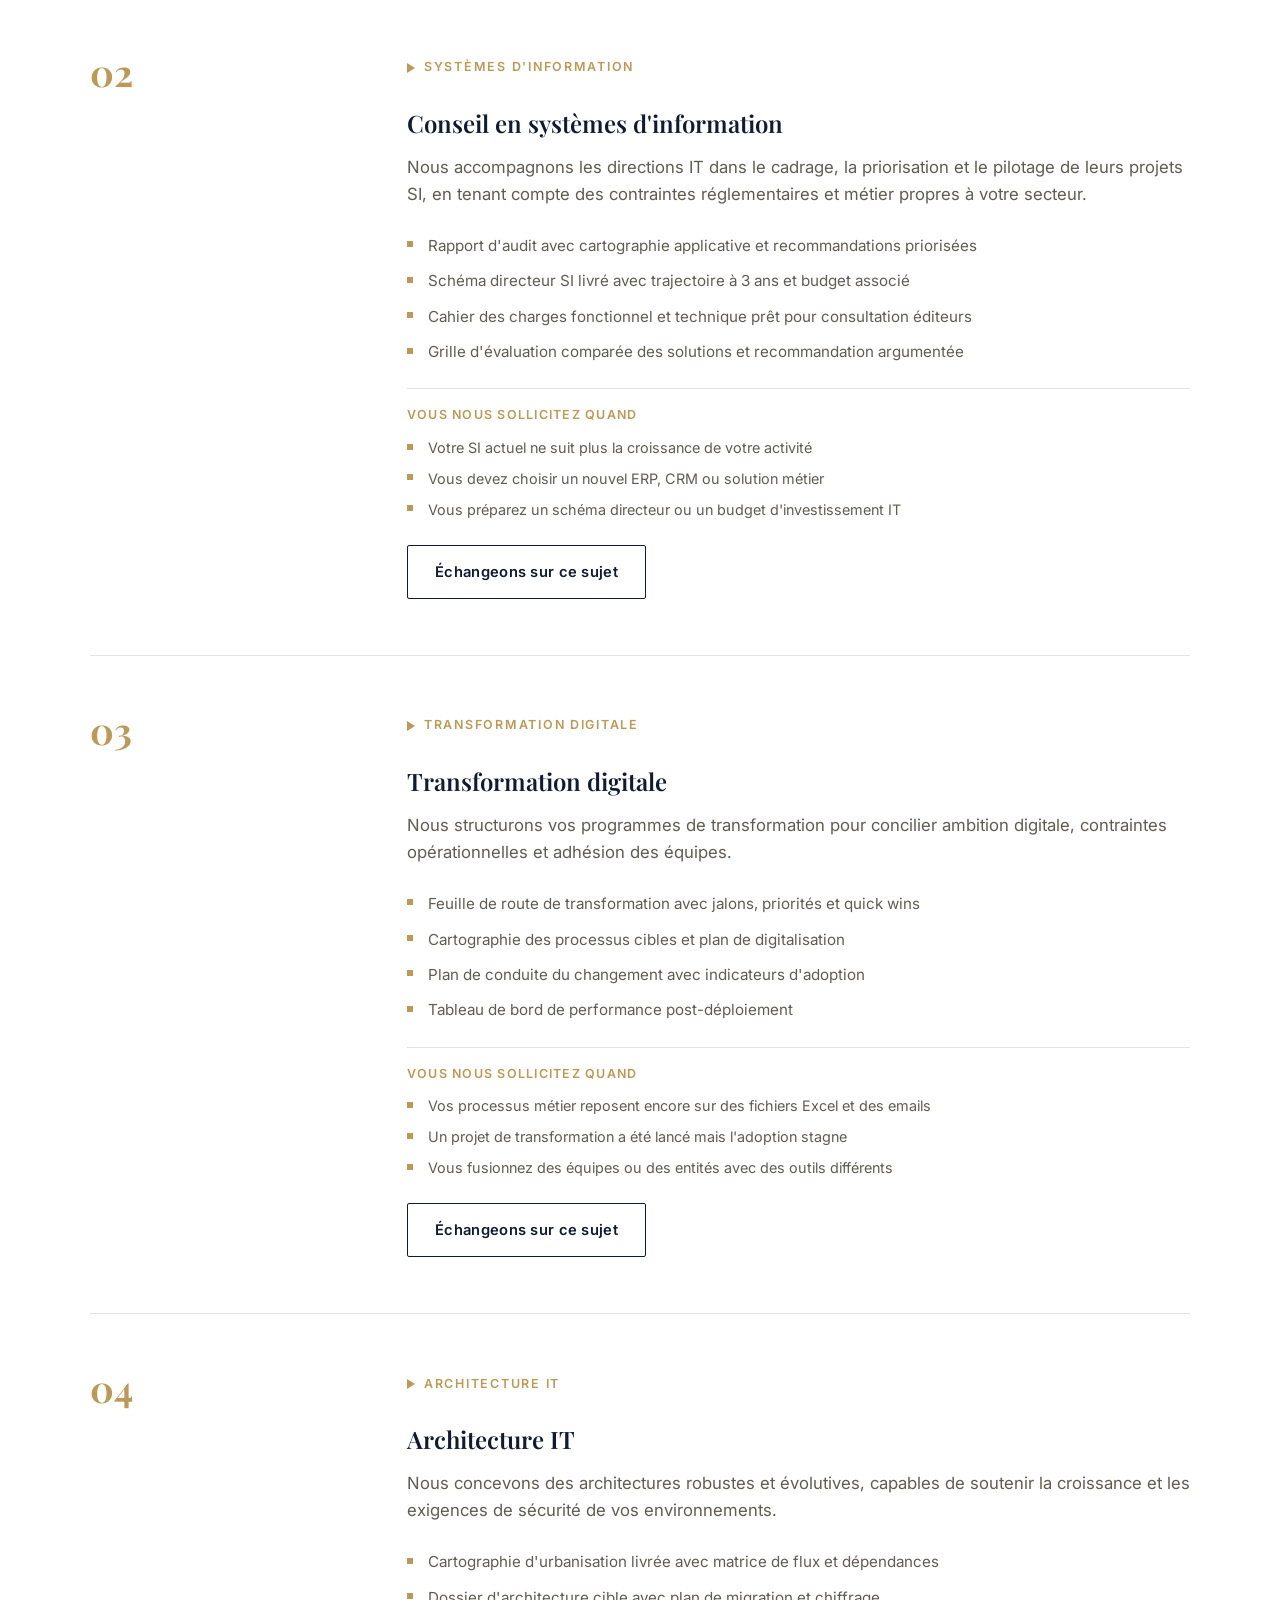
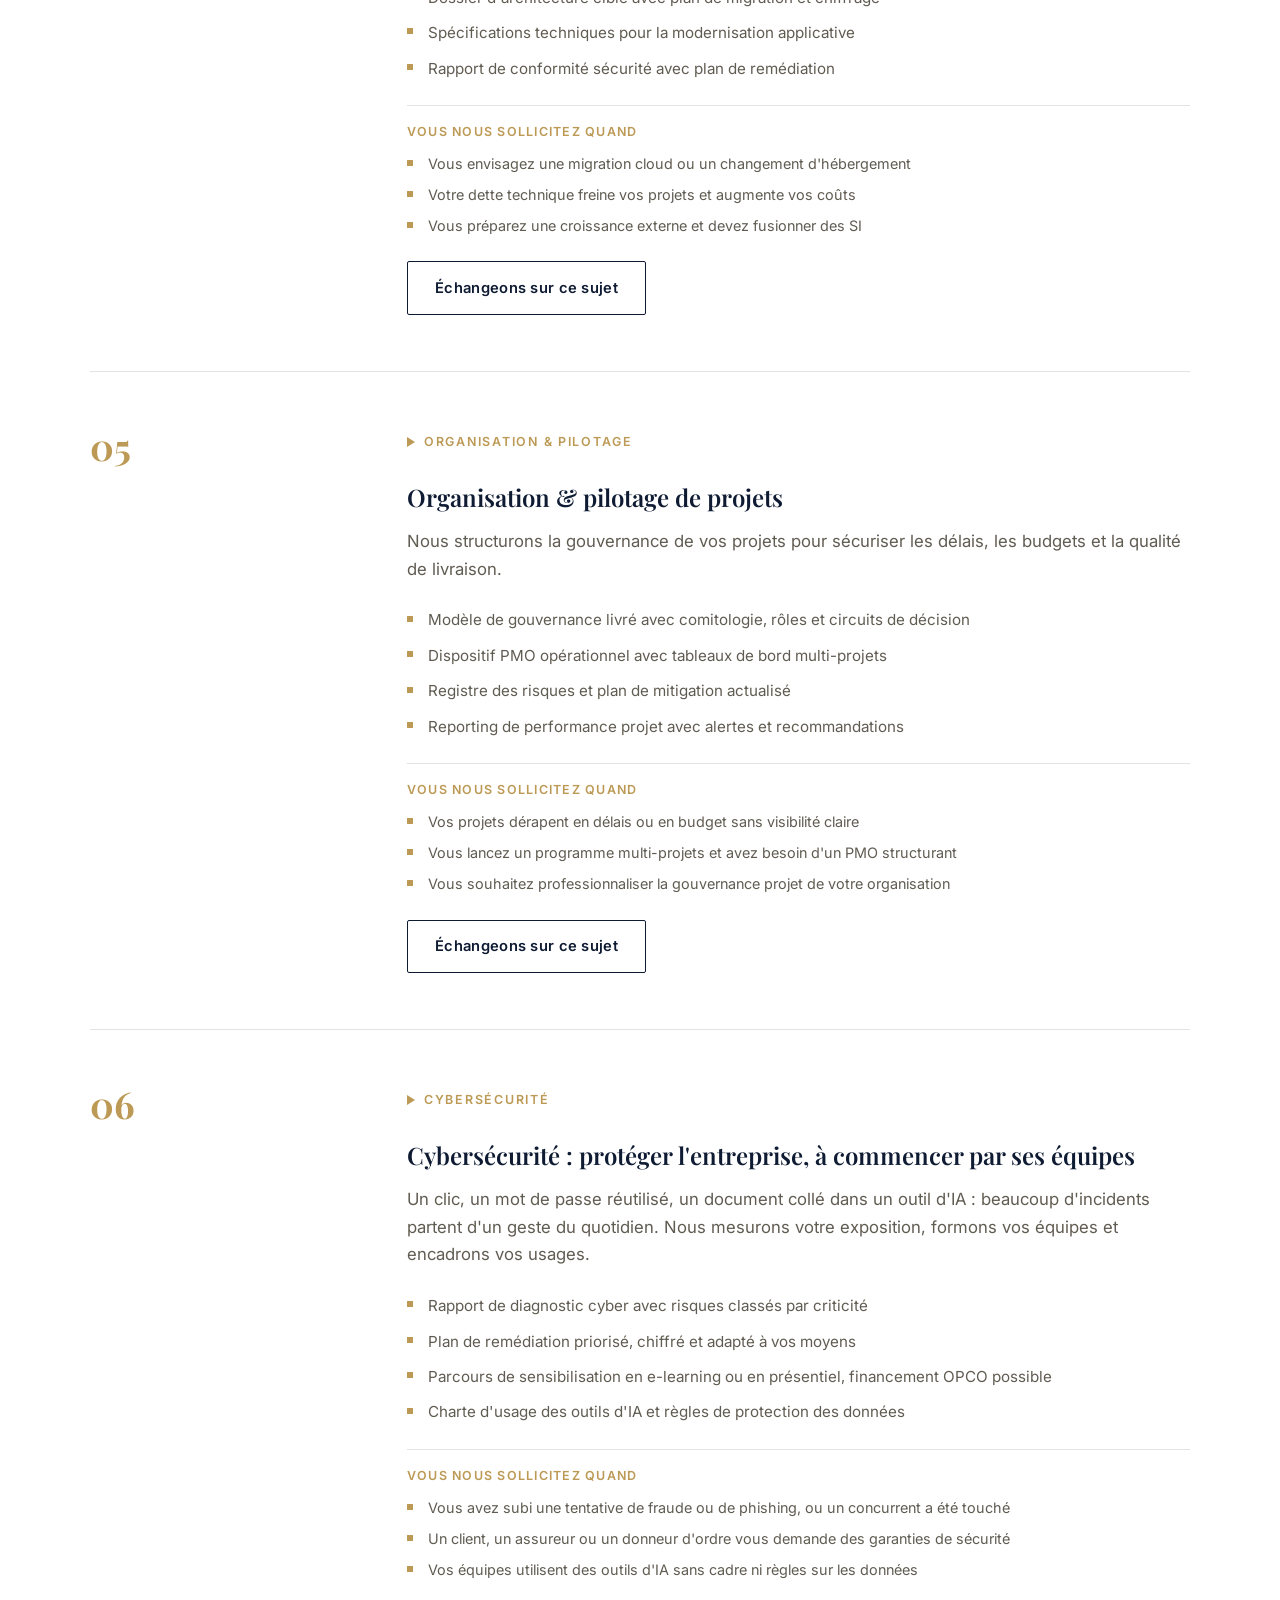
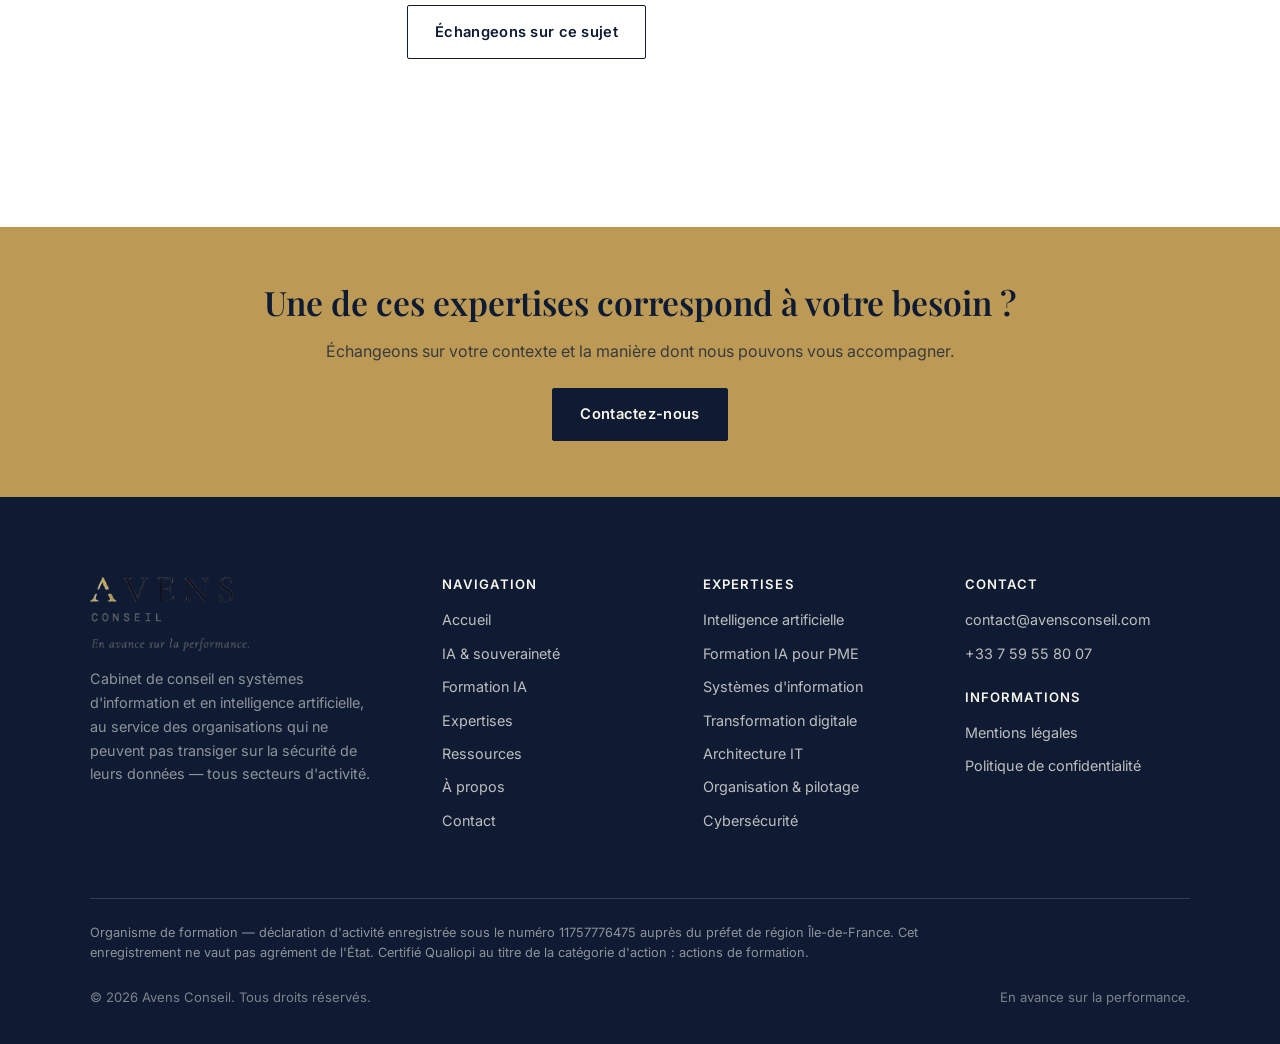
<file: services.html>
<!DOCTYPE html>
<html lang="fr">
<head>
<meta charset="UTF-8">
<meta name="viewport" content="width=device-width, initial-scale=1.0">
<title>Expertises conseil IT : IA, SI, transformation digitale, architecture — Avens Conseil</title>
<link rel="canonical" href="https://avensconseil.com/services.html">
<meta property="og:type" content="website">
<meta property="og:locale" content="fr_FR">
<meta property="og:site_name" content="Avens Conseil">
<meta property="og:url" content="https://avensconseil.com/services.html">
<meta property="og:title" content="Expertises conseil IT : IA, SI, transformation digitale, architecture — Avens Conseil">
<meta property="og:description" content="Six expertises complémentaires : intelligence artificielle et formation IA, conseil en systèmes d'information, transformation digitale, architecture IT, pilotage de projets, cybersécurité. Accompagnement PME et ETI tous secteurs.">
<meta property="og:image" content="https://avensconseil.com/og-image.png">
<meta property="og:image:width" content="1200">
<meta property="og:image:height" content="630">
<meta property="og:image:alt" content="Avens Conseil — L'IA utile à vos métiers, sans céder vos données">
<meta name="twitter:card" content="summary_large_image">
<meta name="twitter:title" content="Expertises conseil IT : IA, SI, transformation digitale, architecture — Avens Conseil">
<meta name="twitter:description" content="Six expertises complémentaires : intelligence artificielle et formation IA, conseil en systèmes d'information, transformation digitale, architecture IT, pilotage de projets, cybersécurité. Accompagnement PME et ETI tous secteurs.">
<meta name="twitter:image" content="https://avensconseil.com/og-image.png">
<meta name="description" content="Six expertises complémentaires : intelligence artificielle et formation IA, conseil en systèmes d'information, transformation digitale, architecture IT, pilotage de projets, cybersécurité. Accompagnement PME et ETI tous secteurs.">

<!-- Open Graph -->

<link rel="icon" href="favicon.svg" type="image/svg+xml">
<link rel="preconnect" href="https://fonts.googleapis.com">
<link rel="preconnect" href="https://fonts.gstatic.com" crossorigin>
<link href="https://fonts.googleapis.com/css2?family=Playfair+Display:wght@500;600;700&family=Inter:wght@400;500;600;700&display=swap" rel="stylesheet">
<link rel="stylesheet" href="style.css">

<!-- JSON-LD : Organisation -->
<script type="application/ld+json">
{
  "@context": "https://schema.org",
  "@type": "ProfessionalService",
  "name": "Avens Conseil",
  "url": "https://avensconseil.com",
  "logo": "https://avensconseil.com/logo-avens.png",
  "description": "Cabinet de conseil en systèmes d'information et en intelligence artificielle. Formation IA pour PME, déploiement IA souverain, conseil SI, transformation digitale.",
  "email": "contact@avensconseil.com",
  "telephone": "+33759558007",
  "founder": {
    "@type": "Person",
    "name": "Vanessa Bobezeau",
    "jobTitle": "Présidente"
  },
  "areaServed": { "@type": "Country", "name": "France" },
  "knowsLanguage": "fr",
  "hasOfferCatalog": {
    "@type": "OfferCatalog",
    "name": "Expertises Avens Conseil",
    "itemListElement": [
      { "@type": "Offer", "itemOffered": { "@type": "Service", "name": "Intelligence artificielle & souveraineté des données", "url": "https://avensconseil.com/ia.html" } },
      { "@type": "Offer", "itemOffered": { "@type": "Service", "name": "Conseil en systèmes d'information", "url": "https://avensconseil.com/services.html#si" } },
      { "@type": "Offer", "itemOffered": { "@type": "Service", "name": "Transformation digitale", "url": "https://avensconseil.com/services.html#td" } },
      { "@type": "Offer", "itemOffered": { "@type": "Service", "name": "Architecture IT", "url": "https://avensconseil.com/services.html#ar" } },
      { "@type": "Offer", "itemOffered": { "@type": "Service", "name": "Organisation & pilotage de projets", "url": "https://avensconseil.com/services.html#or" } },
      { "@type": "Offer", "itemOffered": { "@type": "Service", "name": "Cybersécurité", "url": "https://avensconseil.com/services.html#cy" } }
    ]
  },
  "sameAs": ["https://www.linkedin.com/company/avens-conseil"]
}
</script>

<!-- JSON-LD : Formation IA -->
<script type="application/ld+json">
{
  "@context": "https://schema.org",
  "@type": "Course",
  "name": "Formation Intelligence Artificielle pour PME",
  "description": "Formation IA destinée aux dirigeants, managers et collaborateurs de PME. Financement OPCO possible.",
  "url": "https://avensconseil.com/formation-ia.html",
  "provider": {
    "@type": "Organization",
    "name": "Avens Conseil",
    "url": "https://avensconseil.com"
  },
  "educationalLevel": "Tous niveaux",
  "inLanguage": "fr",
  "audience": { "@type": "Audience", "audienceType": "PME et ETI — dirigeants, managers, collaborateurs" },
  "teaches": [
    "Comprendre les enjeux stratégiques de l'IA pour décider",
    "Identifier les cas d'usage IA à valeur pour son activité",
    "Utiliser les outils d'IA générative au quotidien",
    "Maîtriser les enjeux de souveraineté des données et conformité RGPD/AI Act"
  ],
  "isAccessibleForFree": false
}
</script>

<style>
/* --- Styles supplémentaires services.html --- */
.badge-qualiopi {
  display: inline-block;
  margin-left: .8rem;
  padding: .2rem .7rem;
  font-family: var(--font-body);
  font-size: .68rem;
  font-weight: 700;
  letter-spacing: .1em;
  text-transform: uppercase;
  color: var(--white);
  background: #2E7D32;
  border-radius: 2px;
  vertical-align: middle;
}
.formation-parcours {
  display: grid;
  grid-template-columns: repeat(3, 1fr);
  gap: var(--space-3);
  margin-top: var(--space-4);
  padding-top: var(--space-3);
  border-top: 1px solid var(--line);
}
.parcours-item {
  padding: var(--space-3);
  background: var(--white);
  border-top: 3px solid var(--gold);
}
.parcours-item h4 {
  font-family: var(--font-body);
  font-size: .92rem;
  font-weight: 600;
  color: var(--navy);
  margin: 0 0 .5rem 0;
}
.parcours-item p {
  font-size: .88rem;
  color: var(--ink-soft);
  margin: 0;
}
.triggers {
  margin-top: var(--space-3);
  padding-top: var(--space-2);
  border-top: 1px solid var(--line);
}
.triggers-label {
  font-size: .78rem;
  font-weight: 600;
  letter-spacing: .1em;
  text-transform: uppercase;
  color: var(--gold);
  margin-bottom: .6rem;
}
.triggers ul {
  list-style: none;
  margin: 0;
  padding: 0;
}
.triggers li {
  position: relative;
  padding-left: 1.3rem;
  margin-bottom: .45rem;
  font-size: .9rem;
  color: var(--ink-soft);
}
.triggers li::before {
  content: '';
  position: absolute;
  left: 0;
  top: .55em;
  width: 6px;
  height: 6px;
  background: var(--gold);
}
.service-cta {
  margin-top: var(--space-3);
}
@media (max-width: 1000px) {
  .formation-parcours { grid-template-columns: 1fr; }
}
</style>
</head>
<body>

<header class="site-header">
  <div class="header-strip"></div>
  <div class="container header-inner">
    <a href="index.html" class="logo">
      <img class="logo-img" src="logo-avens.webp" alt="Avens Conseil — En avance sur la performance" width="190" height="93"></span>
    </a>
    <nav class="nav" aria-label="Navigation principale">
      <ul class="nav-links">
        <li><a href="index.html">Accueil</a></li>
        <li><a href="ia.html">IA &amp; souveraineté</a></li>
        <li><a href="services.html#cy">Cybersécurité</a></li>
        <li><a href="services.html" aria-current="page">Expertises</a></li>
        <li><a href="ressources.html">Ressources</a></li>
        <li><a href="apropos.html">À propos</a></li>
        <li><a href="contact.html">Contact</a></li>
      </ul>
      <div class="header-cta">
        <a href="contact.html" class="btn btn--primary">Nous contacter</a>
      </div>
      <button class="nav-toggle" aria-label="Ouvrir le menu" aria-expanded="false">
        <span></span><span></span><span></span>
      </button>
    </nav>
  </div>
</header>

<main>

  <section class="page-hero">
    <div class="container">
      <p class="eyebrow eyebrow--light">Expertises</p>
      <h1>Nos expertises</h1>
      <p>Six pôles complémentaires pour accompagner et protéger vos systèmes d'information, de la stratégie à l'exécution — avec une formation IA d'une journée pour démocratiser l'intelligence artificielle dans vos équipes.</p>
    </div>
  </section>

  <section class="section section--white">
    <div class="container">

      <!-- ===== 01 — IA ===== -->
      <div class="service-detail service-detail--feature reveal" id="ia">
        <div class="service-detail__code">01</div>
        <div>
          <p class="eyebrow">Expertise phare</p>
          <h2>Intelligence artificielle, formation &amp; souveraineté des données
          </h2>
          <p class="section-lead">
            Nous aidons vos équipes à appréhender et adopter l'IA — du CODIR aux collaborateurs terrain.
            Cadrage des cas d'usage, formation intra-entreprise finançable par votre OPCO, déploiement en production,
            le tout dans un cadre où vos données restent hébergées en Europe et ne servent jamais à entraîner
            de modèle tiers.
          </p>
          <ul class="service-detail__list">
            <li>Diagnostic de maturité IA avec identification des cas d'usage à ROI mesurable</li>
            <li>Formation IA d'une journée, financement OPCO possible, adaptée à chaque profil</li>
            <li>Déploiement sur cloud européen, cloud privé ou votre propre infrastructure</li>
            <li>Cadre de gouvernance livré : conformité RGPD, AI Act, charte d'usage IA</li>
          </ul>

          <!-- Parcours formation par profil -->
          <div class="formation-parcours">
            <div class="parcours-item">
              <h4>Dirigeants &amp; CODIR</h4>
              <p>Comprendre les enjeux stratégiques de l'IA pour prendre des décisions éclairées sur les investissements et la trajectoire.</p>
            </div>
            <div class="parcours-item">
              <h4>Managers opérationnels</h4>
              <p>Intégrer l'IA dans le pilotage de leurs équipes : identifier les tâches automatisables, mesurer les gains, accompagner le changement.</p>
            </div>
            <div class="parcours-item">
              <h4>Collaborateurs métier</h4>
              <p>Utiliser les outils d'IA générative au quotidien dans leurs tâches : rédaction, analyse, synthèse, recherche documentaire.</p>
            </div>
          </div>

          <div class="triggers">
            <p class="triggers-label">Vous nous sollicitez quand</p>
            <ul>
              <li>Vos équipes utilisent l'IA de manière informelle, sans cadre ni gouvernance</li>
              <li>Vous voulez former vos collaborateurs mais avez besoin d'un financement OPCO</li>
              <li>Vous devez déployer l'IA sans exposer vos données sensibles à des tiers</li>
            </ul>
          </div>

          <p class="service-cta"><a href="ia.html" class="btn btn--outline-navy">Découvrir l'offre IA complète</a></p>
        </div>
      </div>

      <!-- ===== 02 — Conseil SI ===== -->
      <div class="service-detail reveal" id="si">
        <div class="service-detail__code">02</div>
        <div>
          <p class="eyebrow">Systèmes d'information</p>
          <h2>Conseil en systèmes d'information</h2>
          <p class="section-lead">Nous accompagnons les directions IT dans le cadrage, la priorisation et le pilotage de leurs projets SI, en tenant compte des contraintes réglementaires et métier propres à votre secteur.</p>
          <ul class="service-detail__list">
            <li>Rapport d'audit avec cartographie applicative et recommandations priorisées</li>
            <li>Schéma directeur SI livré avec trajectoire à 3 ans et budget associé</li>
            <li>Cahier des charges fonctionnel et technique prêt pour consultation éditeurs</li>
            <li>Grille d'évaluation comparée des solutions et recommandation argumentée</li>
          </ul>

          <div class="triggers">
            <p class="triggers-label">Vous nous sollicitez quand</p>
            <ul>
              <li>Votre SI actuel ne suit plus la croissance de votre activité</li>
              <li>Vous devez choisir un nouvel ERP, CRM ou solution métier</li>
              <li>Vous préparez un schéma directeur ou un budget d'investissement IT</li>
            </ul>
          </div>

          <p class="service-cta"><a href="contact.html?sujet=conseil-si" class="btn btn--outline-navy">Échangeons sur ce sujet</a></p>
        </div>
      </div>

      <!-- ===== 03 — Transformation digitale ===== -->
      <div class="service-detail reveal" id="td">
        <div class="service-detail__code">03</div>
        <div>
          <p class="eyebrow">Transformation digitale</p>
          <h2>Transformation digitale</h2>
          <p class="section-lead">Nous structurons vos programmes de transformation pour concilier ambition digitale, contraintes opérationnelles et adhésion des équipes.</p>
          <ul class="service-detail__list">
            <li>Feuille de route de transformation avec jalons, priorités et quick wins</li>
            <li>Cartographie des processus cibles et plan de digitalisation</li>
            <li>Plan de conduite du changement avec indicateurs d'adoption</li>
            <li>Tableau de bord de performance post-déploiement</li>
          </ul>

          <div class="triggers">
            <p class="triggers-label">Vous nous sollicitez quand</p>
            <ul>
              <li>Vos processus métier reposent encore sur des fichiers Excel et des emails</li>
              <li>Un projet de transformation a été lancé mais l'adoption stagne</li>
              <li>Vous fusionnez des équipes ou des entités avec des outils différents</li>
            </ul>
          </div>

          <p class="service-cta"><a href="contact.html?sujet=transformation-digitale" class="btn btn--outline-navy">Échangeons sur ce sujet</a></p>
        </div>
      </div>

      <!-- ===== 04 — Architecture IT ===== -->
      <div class="service-detail reveal" id="ar">
        <div class="service-detail__code">04</div>
        <div>
          <p class="eyebrow">Architecture IT</p>
          <h2>Architecture IT</h2>
          <p class="section-lead">Nous concevons des architectures robustes et évolutives, capables de soutenir la croissance et les exigences de sécurité de vos environnements.</p>
          <ul class="service-detail__list">
            <li>Cartographie d'urbanisation livrée avec matrice de flux et dépendances</li>
            <li>Dossier d'architecture cible avec plan de migration et chiffrage</li>
            <li>Spécifications techniques pour la modernisation applicative</li>
            <li>Rapport de conformité sécurité avec plan de remédiation</li>
          </ul>

          <div class="triggers">
            <p class="triggers-label">Vous nous sollicitez quand</p>
            <ul>
              <li>Vous envisagez une migration cloud ou un changement d'hébergement</li>
              <li>Votre dette technique freine vos projets et augmente vos coûts</li>
              <li>Vous préparez une croissance externe et devez fusionner des SI</li>
            </ul>
          </div>

          <p class="service-cta"><a href="contact.html?sujet=architecture-it" class="btn btn--outline-navy">Échangeons sur ce sujet</a></p>
        </div>
      </div>

      <!-- ===== 05 — Organisation & pilotage ===== -->
      <div class="service-detail reveal" id="or">
        <div class="service-detail__code">05</div>
        <div>
          <p class="eyebrow">Organisation &amp; pilotage</p>
          <h2>Organisation &amp; pilotage de projets</h2>
          <p class="section-lead">Nous structurons la gouvernance de vos projets pour sécuriser les délais, les budgets et la qualité de livraison.</p>
          <ul class="service-detail__list">
            <li>Modèle de gouvernance livré avec comitologie, rôles et circuits de décision</li>
            <li>Dispositif PMO opérationnel avec tableaux de bord multi-projets</li>
            <li>Registre des risques et plan de mitigation actualisé</li>
            <li>Reporting de performance projet avec alertes et recommandations</li>
          </ul>

          <div class="triggers">
            <p class="triggers-label">Vous nous sollicitez quand</p>
            <ul>
              <li>Vos projets dérapent en délais ou en budget sans visibilité claire</li>
              <li>Vous lancez un programme multi-projets et avez besoin d'un PMO structurant</li>
              <li>Vous souhaitez professionnaliser la gouvernance projet de votre organisation</li>
            </ul>
          </div>

          <p class="service-cta"><a href="contact.html?sujet=pilotage-projets" class="btn btn--outline-navy">Échangeons sur ce sujet</a></p>
        </div>
      </div>

      <!-- ===== 06 — Cybersécurité ===== -->
      <div class="service-detail reveal" id="cy">
        <div class="service-detail__code">06</div>
        <div>
          <p class="eyebrow">Cybersécurité</p>
          <h2>Cybersécurité : protéger l'entreprise, à commencer par ses équipes</h2>
          <p class="section-lead">Un clic, un mot de passe réutilisé, un document collé dans un outil d'IA : beaucoup d'incidents partent d'un geste du quotidien. Nous mesurons votre exposition, formons vos équipes et encadrons vos usages.</p>
          <ul class="service-detail__list">
            <li>Rapport de diagnostic cyber avec risques classés par criticité</li>
            <li>Plan de remédiation priorisé, chiffré et adapté à vos moyens</li>
            <li>Parcours de sensibilisation en e-learning ou en présentiel, financement OPCO possible</li>
            <li>Charte d'usage des outils d'IA et règles de protection des données</li>
          </ul>

          <div class="triggers">
            <p class="triggers-label">Vous nous sollicitez quand</p>
            <ul>
              <li>Vous avez subi une tentative de fraude ou de phishing, ou un concurrent a été touché</li>
              <li>Un client, un assureur ou un donneur d'ordre vous demande des garanties de sécurité</li>
              <li>Vos équipes utilisent des outils d'IA sans cadre ni règles sur les données</li>
            </ul>
          </div>

          <p class="service-cta"><a href="contact.html?sujet=cybersecurite" class="btn btn--outline-navy">Échangeons sur ce sujet</a></p>
        </div>
      </div>

    </div>
  </section>

  <section class="cta-banner reveal">
    <div class="container">
      <h2>Une de ces expertises correspond à votre besoin ?</h2>
      <p>Échangeons sur votre contexte et la manière dont nous pouvons vous accompagner.</p>
      <a href="contact.html" class="btn btn--primary">Contactez-nous</a>
    </div>
  </section>

</main>

<footer class="site-footer">
  <div class="container">
    <div class="footer-grid">
      <div class="footer-brand">
        <a href="index.html" class="logo">
          <img class="logo-img" src="logo-avens.webp" loading="lazy" alt="Avens Conseil — En avance sur la performance" width="190" height="93">
        </a>
        <p>Cabinet de conseil en systèmes d'information et en intelligence artificielle, au service des organisations qui ne peuvent pas transiger sur la sécurité de leurs données — tous secteurs d'activité.</p>
      </div>
      <div class="footer-col">
        <h4>Navigation</h4>
        <ul>
          <li><a href="index.html">Accueil</a></li>
          <li><a href="ia.html">IA &amp; souveraineté</a></li>
          <li><a href="formation-ia.html">Formation IA</a></li>
          <li><a href="services.html">Expertises</a></li>
          <li><a href="ressources.html">Ressources</a></li>
          <li><a href="apropos.html">À propos</a></li>
          <li><a href="contact.html">Contact</a></li>
        </ul>
      </div>
      <div class="footer-col">
        <h4>Expertises</h4>
        <ul>
          <li><a href="ia.html">Intelligence artificielle</a></li>
          <li><a href="formation-ia.html">Formation IA pour PME</a></li>
          <li><a href="services.html#si">Systèmes d'information</a></li>
          <li><a href="services.html#td">Transformation digitale</a></li>
          <li><a href="services.html#ar">Architecture IT</a></li>
          <li><a href="services.html#or">Organisation &amp; pilotage</a></li>
          <li><a href="services.html#cy">Cybersécurité</a></li>
        </ul>
      </div>
      <div class="footer-col">
        <h4>Contact</h4>
        <ul>
          <li><a href="mailto:contact@avensconseil.com">contact@avensconseil.com</a></li>
          <li><a href="tel:+33759558007">+33 7 59 55 80 07</a></li>
        </ul>
        <h4 style="margin-top:var(--space-3)">Informations</h4>
        <ul>
          <li><a href="mentions-legales.html">Mentions légales</a></li>
          <li><a href="confidentialite.html">Politique de confidentialité</a></li>
        </ul>
      </div>
    </div>
    <p class="footer-legal">Organisme de formation — déclaration d'activité enregistrée sous le numéro 11757776475 auprès du préfet de région Île-de-France. Cet enregistrement ne vaut pas agrément de l'État. Certifié Qualiopi au titre de la catégorie d'action : actions de formation.</p>
    <div class="footer-bottom">
      <span>&copy; <span data-year>2026</span> Avens Conseil. Tous droits réservés.</span>
      <span>En avance sur la performance.</span>
    </div>
  </div>
</footer>

<script src="script.js"></script>
</body>
</html>
</file>
<file: style.css>
/* =========================================================
   AVENS CONSEIL — Feuille de style principale
   Palette : navy profond / or / crème (identité de marque validée)
   Typo : Playfair Display (titres) + Inter (texte)
   ========================================================= */

:root {
  --navy: #0E1B33;
  --navy-2: #16274A;
  --navy-3: #1F335C;
  --gold: #BC9A56;
  --gold-light: #D8BE87;
  --cream: #F8F5EC;
  --cream-2: #F0EADC;
  --ink: #1E1B17;
  --ink-soft: #615C52;
  --white: #FFFFFF;
  --line: rgba(14, 27, 51, 0.12);
  --line-on-navy: rgba(248, 245, 236, 0.16);

  --font-display: 'Playfair Display', 'Georgia', serif;
  --font-body: 'Inter', -apple-system, BlinkMacSystemFont, 'Segoe UI', sans-serif;

  --container: 1180px;
  --radius-sm: 2px;

  --space-1: 0.5rem;
  --space-2: 1rem;
  --space-3: 1.5rem;
  --space-4: 2.25rem;
  --space-5: 3.5rem;
  --space-6: 5rem;
  --space-7: 7rem;
}

/* ---------- Reset ---------- */
*, *::before, *::after { box-sizing: border-box; }
html { scroll-behavior: smooth; }
@media (prefers-reduced-motion: reduce) {
  html { scroll-behavior: auto; }
  *, *::before, *::after {
    animation-duration: 0.01ms !important;
    animation-iteration-count: 1 !important;
    transition-duration: 0.01ms !important;
    scroll-behavior: auto !important;
  }
}
body {
  margin: 0;
  font-family: var(--font-body);
  color: var(--ink);
  background: var(--cream);
  font-size: 16px;
  line-height: 1.65;
  -webkit-font-smoothing: antialiased;
}
img { max-width: 100%; display: block; }
a { color: inherit; text-decoration: none; }
ul { margin: 0; padding: 0; list-style: none; }
h1, h2, h3, h4 {
  font-family: var(--font-display);
  font-weight: 600;
  line-height: 1.15;
  margin: 0;
  color: var(--navy);
}
p { margin: 0; }
button { font-family: inherit; cursor: pointer; }
:focus-visible { outline: 2px solid var(--gold); outline-offset: 3px; }

.container {
  max-width: var(--container);
  margin-inline: auto;
  padding-inline: clamp(1.25rem, 4vw, 2.5rem);
}

/* ---------- Eyebrow / section head ---------- */
.eyebrow {
  display: inline-flex;
  align-items: center;
  gap: .55rem;
  font-weight: 600;
  font-size: .78rem;
  letter-spacing: .14em;
  text-transform: uppercase;
  color: var(--gold);
  margin-bottom: var(--space-2);
}
.eyebrow::before {
  content: '';
  width: 0; height: 0;
  border-style: solid;
  border-width: 5px 0 5px 8px;
  border-color: transparent transparent transparent var(--gold);
}
.eyebrow--light { color: var(--gold-light); }

.section-head { max-width: 640px; margin-bottom: var(--space-5); }
.section-title { font-size: clamp(1.75rem, 2.6vw, 2.4rem); }
.section-lead { margin-top: var(--space-2); color: var(--ink-soft); font-size: 1.05rem; }

/* ---------- Buttons ---------- */
.btn {
  display: inline-flex;
  align-items: center;
  gap: .6rem;
  padding: .85rem 1.7rem;
  font-size: .92rem;
  font-weight: 600;
  letter-spacing: .02em;
  border-radius: var(--radius-sm);
  border: 1.5px solid transparent;
  transition: background .2s ease, border-color .2s ease, color .2s ease;
}
.btn--primary { background: var(--gold); color: var(--navy); border-color: var(--gold); }
.btn--primary:hover { background: var(--gold-light); border-color: var(--gold-light); }
.btn--outline-light { border-color: rgba(248,245,236,.5); color: var(--cream); }
.btn--outline-light:hover { border-color: var(--cream); background: rgba(248,245,236,.08); }
.btn--outline-navy { border-color: var(--navy); color: var(--navy); }
.btn--outline-navy:hover { background: var(--navy); color: var(--cream); }

/* ---------- Header ---------- */
.site-header { position: sticky; top: 0; z-index: 100; background: var(--cream); border-bottom: 1px solid rgba(14,27,51,.10); }
.header-strip { height: 4px; background: linear-gradient(90deg, var(--gold), var(--gold-light), var(--gold)); }
.header-inner { display: flex; align-items: center; justify-content: space-between; padding-block: .8rem; }

.logo { display: flex; align-items: center; gap: .7rem; }
.logo-mark { width: 32px; height: 32px; color: var(--gold); flex-shrink: 0; }
.logo-word {
  font-family: var(--font-display);
  font-size: 1.1rem;
  font-weight: 600;
  letter-spacing: .03em;
  line-height: 1.1;
  color: var(--cream);
}
.logo-word span {
  display: block;
  font-family: var(--font-body);
  font-size: .6rem;
  font-weight: 500;
  letter-spacing: .2em;
  text-transform: uppercase;
  color: var(--gold-light);
  margin-top: .2rem;
}

.nav { display: flex; align-items: center; gap: var(--space-5); }
.nav-links { display: flex; gap: var(--space-3); flex-wrap: nowrap; }
.nav-links a {
  font-size: .92rem;
  white-space: nowrap;
  font-weight: 500;
  color: rgba(14,27,51,.78);
  padding-block: .3rem;
  border-bottom: 1.5px solid transparent;
  transition: color .2s ease, border-color .2s ease;
}
.nav-links a:hover, .nav-links a[aria-current="page"] { color: var(--navy); border-color: var(--gold); }

.header-cta { display: flex; align-items: center; gap: var(--space-3); }
.header-phone { font-size: .87rem; color: rgba(14,27,51,.7); white-space: nowrap; }
.header-phone strong { color: var(--navy); font-weight: 600; }

.nav-toggle {
  display: none;
  flex-direction: column;
  justify-content: center;
  gap: 5px;
  width: 34px; height: 34px;
  background: none; border: none; padding: 0;
}
.nav-toggle span { display: block; width: 100%; height: 2px; background: var(--navy); transition: transform .2s ease, opacity .2s ease; }
.nav-toggle.is-active span:nth-child(1) { transform: translateY(7px) rotate(45deg); }
.nav-toggle.is-active span:nth-child(2) { opacity: 0; }
.nav-toggle.is-active span:nth-child(3) { transform: translateY(-7px) rotate(-45deg); }

/* ---------- Hero ---------- */
.hero { position: relative; background: var(--navy); color: var(--cream); overflow: hidden; padding-block: var(--space-7) var(--space-6); }
.hero::before {
  content: '';
  position: absolute; inset: 0;
  background-image: repeating-linear-gradient(115deg, rgba(188,154,86,.07) 0 1px, transparent 1px 64px);
  pointer-events: none;
}
.hero-inner { position: relative; max-width: 760px; }
.hero h1 { font-size: clamp(2.3rem, 5vw, 3.6rem); color: var(--white); }
.hero .lead { margin-top: var(--space-3); font-size: 1.15rem; color: rgba(248,245,236,.82); max-width: 620px; }
.hero-actions { display: flex; flex-wrap: wrap; gap: var(--space-2); margin-top: var(--space-4); }
.hero-pillars {
  display: grid; grid-template-columns: repeat(3, 1fr); gap: var(--space-4);
  margin-top: var(--space-6); border-top: 1px solid var(--line-on-navy);
  padding-top: var(--space-4); max-width: 860px;
}
.hero-pillar h3 { color: var(--cream); font-size: 1rem; font-family: var(--font-body); font-weight: 600; }
.hero-pillar p { color: rgba(248,245,236,.66); font-size: .9rem; margin-top: .45rem; }

/* ---------- Sectors bar ---------- */
.sectors { background: var(--cream-2); padding-block: var(--space-4); border-bottom: 1px solid var(--line); }
.sectors-inner { display: flex; align-items: center; gap: var(--space-4); flex-wrap: wrap; }
.sectors-label { font-size: .82rem; font-weight: 600; letter-spacing: .04em; color: var(--ink-soft); }
.sector-tags { display: flex; gap: .7rem; flex-wrap: wrap; }
.sector-tag { font-size: .87rem; font-weight: 500; padding: .45rem 1rem; border: 1px solid var(--line); border-radius: 999px; color: var(--navy); background: var(--white); }

/* ---------- Section generic ---------- */
.section { padding-block: var(--space-7); }
.section--white { background: var(--white); }
.section--tight { padding-block: var(--space-6); }

/* ---------- Expertise cards ---------- */
.cards-grid { display: grid; grid-template-columns: repeat(2, 1fr); gap: 1.5px; background: var(--line); border: 1px solid var(--line); }
.card-expertise { background: var(--white); padding: var(--space-4); }
.card-expertise__code { font-family: var(--font-display); font-size: .85rem; font-weight: 700; color: var(--gold); letter-spacing: .08em; }
.card-expertise h3 { margin-top: var(--space-2); font-size: 1.3rem; }
.card-expertise p { margin-top: var(--space-2); color: var(--ink-soft); }
.card-expertise a { display: inline-flex; align-items: center; gap: .4rem; margin-top: var(--space-3); font-size: .88rem; font-weight: 600; color: var(--navy); border-bottom: 1.5px solid var(--gold); }

/* Carte expertise phare (IA) */
.card-expertise--feature {
  grid-column: 1 / -1;
  background: var(--navy);
  color: var(--cream);
  display: grid;
  grid-template-columns: 1.25fr 1fr;
  gap: var(--space-4);
  align-items: center;
  padding: var(--space-5) var(--space-4);
}
.card-expertise--feature h3 { color: var(--white); font-size: 1.6rem; }
.card-expertise--feature p { color: rgba(248,245,236,.75); }
.card-expertise--feature .card-expertise__code { color: var(--gold-light); }
.card-expertise--feature a { color: var(--cream); border-bottom-color: var(--gold-light); }
.badge-feature {
  display: inline-block;
  margin-left: .8rem;
  padding: .2rem .6rem;
  font-family: var(--font-body);
  font-size: .68rem;
  font-weight: 700;
  letter-spacing: .12em;
  text-transform: uppercase;
  color: var(--navy);
  background: var(--gold);
  vertical-align: middle;
}
.feature-modules { display: grid; gap: .9rem; }
.feature-module { display: flex; gap: .8rem; align-items: flex-start; }
.feature-module__mark {
  flex-shrink: 0; margin-top: .45em;
  width: 0; height: 0; border-style: solid;
  border-width: 0 5px 8px 5px;
  border-color: transparent transparent var(--gold) transparent;
}
.feature-module h4 { font-family: var(--font-body); font-size: .95rem; font-weight: 600; color: var(--cream); margin: 0; }
.feature-module p { font-size: .87rem; margin-top: .15rem; }

/* ---------- Process ---------- */
.process-grid { display: grid; grid-template-columns: repeat(4, 1fr); gap: var(--space-4); }
.process-step__num {
  display: flex; align-items: center; justify-content: center;
  width: 42px; height: 42px;
  clip-path: polygon(50% 0, 100% 100%, 0 100%);
  background: var(--navy); color: var(--gold);
  font-family: var(--font-display); font-weight: 700; font-size: .92rem;
  margin-bottom: var(--space-3);
}
.process-step h3 { font-size: 1.02rem; font-family: var(--font-body); font-weight: 600; }
.process-step p { margin-top: .5rem; color: var(--ink-soft); font-size: .92rem; }

/* ---------- Quote ---------- */
.quote-block { background: var(--navy); color: var(--cream); padding-block: var(--space-6); }
.quote-block blockquote { font-family: var(--font-display); font-weight: 500; font-size: clamp(1.3rem, 2.4vw, 1.8rem); line-height: 1.4; max-width: 780px; margin: 0; }
.quote-block cite { display: block; margin-top: var(--space-3); font-style: normal; font-size: .92rem; color: var(--gold-light); }
.quote-block cite span { display: block; color: rgba(248,245,236,.6); font-size: .85rem; margin-top: .2rem; }

/* ---------- Values grid ---------- */
.values-grid { display: grid; grid-template-columns: repeat(4, 1fr); gap: var(--space-4); }
.value-item { border-top: 2px solid var(--gold); padding-top: var(--space-2); }
.value-item h3 { font-size: 1.05rem; font-family: var(--font-body); font-weight: 600; }
.value-item p { margin-top: .5rem; color: var(--ink-soft); font-size: .9rem; }

/* ---------- CTA banner ---------- */
.cta-banner { background: var(--gold); color: var(--navy); padding-block: var(--space-5); text-align: center; }
.cta-banner h2 { font-size: clamp(1.6rem, 3vw, 2.1rem); }
.cta-banner p { margin-top: var(--space-2); color: rgba(14,27,51,.75); }
.cta-banner .btn { margin-top: var(--space-3); }
.cta-banner .btn--primary { background: var(--navy); color: var(--cream); border-color: var(--navy); }
.cta-banner .btn--primary:hover { background: var(--navy-2); }

/* ---------- Footer ---------- */
.site-footer { background: var(--navy); color: rgba(248,245,236,.75); padding-block: var(--space-6) var(--space-4); }
.footer-grid { display: grid; grid-template-columns: 1.4fr 1fr 1fr 1fr; gap: var(--space-4); padding-bottom: var(--space-5); border-bottom: 1px solid var(--line-on-navy); }
.footer-brand p { margin-top: var(--space-2); font-size: .9rem; max-width: 280px; color: rgba(248,245,236,.55); }
.footer-col h4 { font-family: var(--font-body); color: var(--cream); font-size: .82rem; font-weight: 600; letter-spacing: .08em; text-transform: uppercase; margin-bottom: var(--space-2); }
.footer-col li { margin-bottom: .6rem; font-size: .9rem; }
.footer-col a:hover { color: var(--gold-light); }
.footer-bottom { display: flex; justify-content: space-between; align-items: center; padding-top: var(--space-3); font-size: .82rem; color: rgba(248,245,236,.48); flex-wrap: wrap; gap: .5rem; }

/* ---------- Contact ---------- */
.contact-grid { display: grid; grid-template-columns: .9fr 1.3fr; gap: var(--space-6); align-items: start; }
.contact-info-item { display: flex; flex-direction: column; gap: .3rem; padding-block: var(--space-3); border-top: 1px solid var(--line); }
.contact-info-item:first-child { border-top: none; padding-top: 0; }
.contact-info-item h3 { font-size: .95rem; font-family: var(--font-body); font-weight: 600; }
.contact-info-item p, .contact-info-item a { color: var(--ink-soft); font-size: .95rem; }
.contact-info-item a:hover { color: var(--navy); }

.form-grid { display: grid; grid-template-columns: 1fr 1fr; gap: 0 var(--space-3); }
.form-field { display: flex; flex-direction: column; gap: .4rem; margin-bottom: var(--space-3); }
.form-field.full { grid-column: 1 / -1; }
.form-field label { font-size: .85rem; font-weight: 600; color: var(--navy); }
.form-field input, .form-field textarea {
  font-family: var(--font-body); font-size: .95rem;
  padding: .75rem .9rem; border: 1px solid var(--line);
  border-radius: var(--radius-sm); background: var(--white); color: var(--ink);
}
.form-field input:focus, .form-field textarea:focus { border-color: var(--gold); }
.form-note { font-size: .82rem; color: var(--ink-soft); margin-top: var(--space-2); }

/* ---------- Reveal on scroll ---------- */
.reveal { opacity: 0; transform: translateY(16px); transition: opacity .6s ease, transform .6s ease; }
.reveal.is-visible { opacity: 1; transform: none; }

/* ---------- Souveraineté : engagements ---------- */
.sovereignty { background: var(--navy); color: var(--cream); padding-block: var(--space-7); position: relative; overflow: hidden; }
.sovereignty::before {
  content: '';
  position: absolute; inset: 0;
  background-image: repeating-linear-gradient(115deg, rgba(188,154,86,.06) 0 1px, transparent 1px 64px);
  pointer-events: none;
}
.sovereignty > .container { position: relative; }
.sovereignty .section-title { color: var(--white); }
.sovereignty .section-lead { color: rgba(248,245,236,.78); }
.commitments-grid { display: grid; grid-template-columns: repeat(3, 1fr); gap: 1px; background: var(--line-on-navy); border: 1px solid var(--line-on-navy); }
.commitment { background: var(--navy); padding: var(--space-4); }
.commitment__icon { width: 26px; height: 26px; color: var(--gold); margin-bottom: var(--space-2); }
.commitment h3 { font-family: var(--font-body); font-size: 1rem; font-weight: 600; color: var(--cream); }
.commitment p { margin-top: .5rem; font-size: .9rem; color: rgba(248,245,236,.68); }

/* Bandeau promesse compact (accueil) */
.promise-band { background: var(--navy-2); color: var(--cream); padding-block: var(--space-5); }
.promise-band__inner { display: grid; grid-template-columns: 1fr 1.1fr; gap: var(--space-5); align-items: center; }
.promise-band h2 { color: var(--white); font-size: clamp(1.5rem, 2.5vw, 2rem); }
.promise-band p { margin-top: var(--space-2); color: rgba(248,245,236,.75); }
.promise-list { display: grid; gap: .8rem; }
.promise-list li { display: flex; gap: .8rem; align-items: flex-start; font-size: .95rem; color: rgba(248,245,236,.85); }
.promise-list svg { flex-shrink: 0; width: 20px; height: 20px; color: var(--gold); margin-top: .1rem; }

/* ---------- Cas d'usage par fonction ---------- */
.usecase-grid { display: grid; grid-template-columns: repeat(3, 1fr); gap: 1.5px; background: var(--line); border: 1px solid var(--line); }
.usecase-card { background: var(--white); padding: var(--space-4); }
.usecase-card__fn { font-size: .74rem; font-weight: 700; letter-spacing: .12em; text-transform: uppercase; color: var(--gold); }
.usecase-card h3 { margin-top: .6rem; font-family: var(--font-body); font-size: 1.02rem; font-weight: 600; }
.usecase-card p { margin-top: .5rem; font-size: .9rem; color: var(--ink-soft); }

/* ---------- Options de déploiement ---------- */
.deploy-grid { display: grid; grid-template-columns: repeat(3, 1fr); gap: var(--space-3); }
.deploy-card { background: var(--white); border: 1px solid var(--line); border-top: 3px solid var(--gold); padding: var(--space-4); }
.deploy-card h3 { font-size: 1.1rem; }
.deploy-card__meta { display: block; margin-top: .4rem; font-size: .8rem; font-weight: 600; letter-spacing: .06em; text-transform: uppercase; color: var(--gold); }
.deploy-card p { margin-top: var(--space-2); font-size: .92rem; color: var(--ink-soft); }

/* ---------- Tableau de contraste ---------- */
.contrast-table { width: 100%; border-collapse: collapse; margin-top: var(--space-4); font-size: .93rem; }
.contrast-table th, .contrast-table td { text-align: left; padding: .95rem 1rem; border-bottom: 1px solid var(--line); vertical-align: top; }
.contrast-table thead th { font-family: var(--font-body); font-size: .78rem; font-weight: 700; letter-spacing: .1em; text-transform: uppercase; color: var(--ink-soft); border-bottom: 2px solid var(--navy); }
.contrast-table thead th:last-child { color: var(--navy); }
.contrast-table td:first-child { font-weight: 600; color: var(--navy); width: 26%; }
.contrast-table td:last-child { background: var(--cream-2); }
.table-scroll { overflow-x: auto; }

/* ---------- Inner page hero ---------- */
.page-hero { background: var(--navy); color: var(--cream); padding-block: var(--space-6) var(--space-5); }
.page-hero h1 { color: var(--white); font-size: clamp(2rem, 4vw, 2.8rem); }
.page-hero p { margin-top: var(--space-2); color: rgba(248,245,236,.78); max-width: 620px; }

/* ---------- Service detail ---------- */
.service-detail { display: grid; grid-template-columns: .5fr 1.5fr; gap: var(--space-5); padding-block: var(--space-5); border-top: 1px solid var(--line); }
.service-detail:first-of-type { border-top: none; }
.service-detail[id] { scroll-margin-top: 110px; }
section[id] { scroll-margin-top: 90px; }
.service-detail__code { font-family: var(--font-display); font-size: 2.3rem; font-weight: 700; color: var(--gold); line-height: 1; }
.service-detail h2 { margin-top: var(--space-2); font-size: 1.5rem; }
.service-detail__list { margin-top: var(--space-3); }
.service-detail__list li { position: relative; padding-left: 1.3rem; margin-bottom: .65rem; color: var(--ink-soft); font-size: .95rem; }
.service-detail__list li::before { content: ''; position: absolute; left: 0; top: .55em; width: 6px; height: 6px; background: var(--gold); }

/* Bloc service mis en avant (IA) */
.service-detail--feature { background: var(--cream-2); padding: var(--space-5) var(--space-4); border-top: none; margin-bottom: var(--space-5); }
.service-detail--feature .service-detail__code { color: var(--navy); }
.service-usecases { margin-top: var(--space-4); padding-top: var(--space-3); border-top: 1px solid var(--line); }
.service-usecases h3 { font-family: var(--font-body); font-size: .82rem; font-weight: 600; letter-spacing: .08em; text-transform: uppercase; color: var(--ink-soft); margin-bottom: var(--space-2); }
.usecase-tags { display: flex; flex-wrap: wrap; gap: .6rem; }
.usecase-tag { font-size: .85rem; padding: .4rem .9rem; background: var(--white); border: 1px solid var(--line); color: var(--navy); }

/* ---------- Mobile nav ---------- */
@media (max-width: 1000px) {
  .header-phone { display: none; }
  .nav-toggle { display: flex; }
  .nav-links {
    position: fixed; inset: 65px 0 0 0; z-index: 90;
    background: var(--cream); flex-direction: column;
    padding: var(--space-4) var(--space-3);
    gap: var(--space-3);
    transform: translateY(-8px); opacity: 0; pointer-events: none;
    transition: opacity .2s ease, transform .2s ease;
  }
  .nav-links.is-open { opacity: 1; transform: none; pointer-events: auto; }
  .nav-links a { font-size: 1.05rem; display: block; }

  .cards-grid, .process-grid, .values-grid { grid-template-columns: repeat(2, 1fr); }
  .commitments-grid, .usecase-grid, .deploy-grid { grid-template-columns: repeat(2, 1fr); }
  .promise-band__inner { grid-template-columns: 1fr; gap: var(--space-4); }
  .card-expertise--feature { grid-template-columns: 1fr; gap: var(--space-3); }
  .footer-grid { grid-template-columns: 1fr 1fr; }
  .contact-grid, .service-detail { grid-template-columns: 1fr; }
  .hero-pillars { grid-template-columns: 1fr; }
  .service-detail__code { font-size: 1.6rem; }
}

@media (max-width: 620px) {
  .cards-grid, .process-grid, .values-grid, .form-grid { grid-template-columns: 1fr; }
  .commitments-grid, .usecase-grid, .deploy-grid { grid-template-columns: 1fr; }
  .footer-grid { grid-template-columns: 1fr; gap: var(--space-4); }
  .sectors-inner { flex-direction: column; align-items: flex-start; }
  .header-cta .btn { padding: .7rem 1.2rem; font-size: .85rem; }
}

/* ---------- Page 404 : cartes cliquables ---------- */
a.usecase-card { display: block; transition: background .2s ease; }
a.usecase-card:hover { background: var(--cream-2); }
a.usecase-card h3 { color: var(--navy); }

/* Logo image (pave creme assume) */
.logo-img { height: 74px; width: auto; display: block; }
@media (max-width: 640px){ .logo-img { height: 54px; } }

/* ---------- Pied de page : mention organisme de formation ---------- */
.footer-legal { padding-top: var(--space-3); font-size: .8rem; line-height: 1.55; color: rgba(248,245,236,.55); max-width: 900px; }

/* ---------- En-tête : logo et bouton ne se compriment pas ---------- */
.site-header .logo { flex-shrink: 0; }
.header-cta .btn { white-space: nowrap; }

/* ---------- Menu replié plus tôt : évite l'écrasement du logo entre 1000 et 1180 px ---------- */
@media (min-width: 1001px) and (max-width: 1180px) {
  .nav-toggle { display: flex; }
  .nav-links {
    position: fixed; inset: 104px 0 0 0; z-index: 90;
    background: var(--cream); flex-direction: column;
    padding: var(--space-4) var(--space-3);
    gap: var(--space-3);
    transform: translateY(-8px); opacity: 0; pointer-events: none;
    transition: opacity .2s ease, transform .2s ease;
  }
  .nav-links.is-open { opacity: 1; transform: none; pointer-events: auto; }
  .nav-links a { font-size: 1.05rem; display: block; }
}
</file>
<file: style-additions.css>
/* ==========================================================
   AJOUTS — refonte accueil (formation, missions, pourquoi nous)
   ========================================================== */

/* ---------- Bandeau Formation IA (accueil) ---------- */
.formation-band { background: var(--cream-2); border-bottom: 1px solid var(--line); padding-block: var(--space-6); }
.formation-band__inner { display: grid; grid-template-columns: 1.2fr 1fr; gap: var(--space-5); align-items: center; }
.formation-band h2 { font-size: clamp(1.6rem, 2.6vw, 2.2rem); }
.formation-band > .container > div > p:not(.eyebrow) { margin-top: var(--space-2); color: var(--ink-soft); font-size: 1.02rem; max-width: 560px; }
.formation-facts { display: grid; grid-template-columns: 1fr 1fr; gap: 1px; background: var(--line); border: 1px solid var(--line); }
.formation-facts li { background: var(--white); padding: var(--space-2) var(--space-3); }
.formation-facts span { display: block; font-size: .78rem; color: var(--ink-soft); margin-bottom: .25rem; }
.formation-facts strong { font-weight: 600; color: var(--navy); font-size: .95rem; }

/* ---------- Carte SI groupée ---------- */
.card-expertise--group { grid-column: 1 / -1; }
.si-list { display: grid; grid-template-columns: repeat(4, 1fr); gap: var(--space-3); margin-top: var(--space-3); }
.si-list li { border-top: 2px solid var(--gold); padding-top: var(--space-2); }
.si-list a { display: block; margin: 0; border: none; font-weight: 400; font-size: inherit; }
.si-list strong { display: block; font-weight: 600; color: var(--navy); font-size: .98rem; }
.si-list span { display: block; margin-top: .35rem; font-size: .88rem; color: var(--ink-soft); }
.si-list a:hover strong { color: var(--gold); }

/* ---------- Missions anonymisées ---------- */
.cases-grid { display: grid; grid-template-columns: repeat(2, 1fr); gap: 1.5px; background: var(--line); border: 1px solid var(--line); }
.case-card { background: var(--white); padding: var(--space-4); display: flex; flex-direction: column; }
.case-card__sector { font-size: .74rem; font-weight: 700; letter-spacing: .12em; text-transform: uppercase; color: var(--gold); }
.case-card h3 { margin-top: .7rem; font-size: 1.15rem; }
.case-card p { margin-top: var(--space-2); font-size: .93rem; color: var(--ink-soft); flex: 1; }
.case-card__tag { display: inline-block; align-self: flex-start; margin-top: var(--space-3); font-size: .78rem; font-weight: 600; padding: .35rem .8rem; border: 1px solid var(--line); color: var(--navy); background: var(--cream); }

/* ---------- Pourquoi nous ---------- */
.why-grid { display: grid; grid-template-columns: 1.1fr 1fr; gap: var(--space-6); align-items: center; }
.why-grid blockquote { font-size: clamp(1.15rem, 2vw, 1.5rem); }
.why-list { display: grid; gap: var(--space-3); }
.why-list li { border-left: 2px solid var(--gold); padding-left: var(--space-2); }
.why-list strong { display: block; font-weight: 600; color: var(--cream); font-size: .98rem; }
.why-list span { display: block; margin-top: .3rem; font-size: .9rem; color: rgba(248,245,236,.68); }

/* ---------- Pages légales ---------- */
.legal { max-width: 760px; }
.legal h2 { font-size: 1.3rem; margin-top: var(--space-5); }
.legal h2:first-of-type { margin-top: 0; }
.legal p, .legal li { margin-top: var(--space-2); color: var(--ink-soft); font-size: .97rem; }
.legal ul { list-style: disc; padding-left: 1.3rem; }
.legal .todo { background: #FFF4D6; border-left: 3px solid var(--gold); padding: .2rem .5rem; color: var(--ink); font-weight: 600; }

@media (max-width: 1000px) {
  .formation-band__inner, .why-grid { grid-template-columns: 1fr; gap: var(--space-4); }
  .si-list { grid-template-columns: repeat(2, 1fr); }
}
@media (max-width: 620px) {
  .cases-grid, .si-list, .formation-facts { grid-template-columns: 1fr; }
}

/* ==========================================================
   AJOUTS — Ressources (articles)
   ========================================================== */

/* ---------- Corps d'article ---------- */
.article { max-width: 720px; }
.article > p { margin-top: var(--space-3); color: var(--ink); font-size: 1.02rem; line-height: 1.75; }
.article h2 { font-size: 1.45rem; margin-top: var(--space-5); }
.article h3 { font-size: 1.12rem; font-family: var(--font-body); font-weight: 600; margin-top: var(--space-4); }
.article ul, .article ol { margin-top: var(--space-2); padding-left: 1.3rem; }
.article ul { list-style: disc; }
.article ol { list-style: decimal; }
.article li { margin-top: .5rem; color: var(--ink); line-height: 1.7; }
.article strong { color: var(--navy); }
.article a { border-bottom: 1.5px solid var(--gold); font-weight: 500; }
.article a:hover { color: var(--gold); }
.article__meta { display: flex; flex-wrap: wrap; gap: .6rem 1.2rem; font-size: .85rem; color: var(--ink-soft); padding-bottom: var(--space-3); border-bottom: 1px solid var(--line); }
.article__lead { font-size: 1.12rem; color: var(--ink-soft); margin-top: var(--space-3); }

/* Encadré à retenir */
.callout { border-left: 3px solid var(--gold); background: var(--cream); padding: var(--space-3); margin-top: var(--space-4); }
.callout h3 { margin-top: 0; font-size: .82rem; letter-spacing: .08em; text-transform: uppercase; color: var(--ink-soft); }
.callout p, .callout li { font-size: .95rem; }

/* Tableau d'article */
.article table { width: 100%; border-collapse: collapse; margin-top: var(--space-3); font-size: .95rem; }
.article th, .article td { text-align: left; padding: .8rem .9rem; border-bottom: 1px solid var(--line); vertical-align: top; }
.article thead th { font-family: var(--font-body); font-size: .76rem; font-weight: 700; letter-spacing: .1em; text-transform: uppercase; color: var(--ink-soft); border-bottom: 2px solid var(--navy); }

/* CTA de fin d'article */
.article-cta { margin-top: var(--space-5); padding: var(--space-4); background: var(--navy); color: var(--cream); }
.article-cta h2 { color: var(--white); margin-top: 0; font-size: 1.3rem; }
.article-cta p { margin-top: var(--space-2); color: rgba(248,245,236,.78); font-size: .97rem; }
.article-cta .btn { margin-top: var(--space-3); }

/* ---------- Liste des ressources ---------- */
.posts-grid { display: grid; grid-template-columns: repeat(2, 1fr); gap: 1.5px; background: var(--line); border: 1px solid var(--line); }
.post-card { background: var(--white); padding: var(--space-4); display: flex; flex-direction: column; }
.post-card__tag { font-size: .74rem; font-weight: 700; letter-spacing: .12em; text-transform: uppercase; color: var(--gold); }
.post-card h2 { margin-top: .7rem; font-size: 1.2rem; }
.post-card p { margin-top: var(--space-2); font-size: .94rem; color: var(--ink-soft); flex: 1; }
.post-card a { display: inline-flex; align-self: flex-start; margin-top: var(--space-3); font-size: .88rem; font-weight: 600; color: var(--navy); border-bottom: 1.5px solid var(--gold); }
.post-card__date { display: block; margin-top: var(--space-2); font-size: .8rem; color: var(--ink-soft); }

@media (max-width: 780px) { .posts-grid { grid-template-columns: 1fr; } }

/* Rythme court : suites de phrases brèves */
.article .staccato p { margin-top: .4rem; }
.article .staccato p:first-child { margin-top: var(--space-3); }
.article .rule-q { font-size: 1.35rem; margin-top: var(--space-5); }

/* Exemples de prompts */
.prompt { margin-top: var(--space-3); border: 1px solid var(--line); border-left: 3px solid var(--navy); background: var(--cream-2); padding: var(--space-3); }
.prompt__label { display: block; font-size: .72rem; font-weight: 700; letter-spacing: .12em; text-transform: uppercase; color: var(--gold); margin-bottom: .6rem; }
.prompt p { font-family: ui-monospace, SFMono-Regular, Menlo, Consolas, monospace; font-size: .86rem; line-height: 1.65; color: var(--navy); margin: 0; }
.prompt p + p { margin-top: .6rem; }

/* Règles numérotées */
.article h3.rule-h { font-family: var(--font-display); font-weight: 600; font-size: 1.2rem; color: var(--navy); border-top: 2px solid var(--gold); padding-top: var(--space-2); margin-top: var(--space-5); }
</file>
